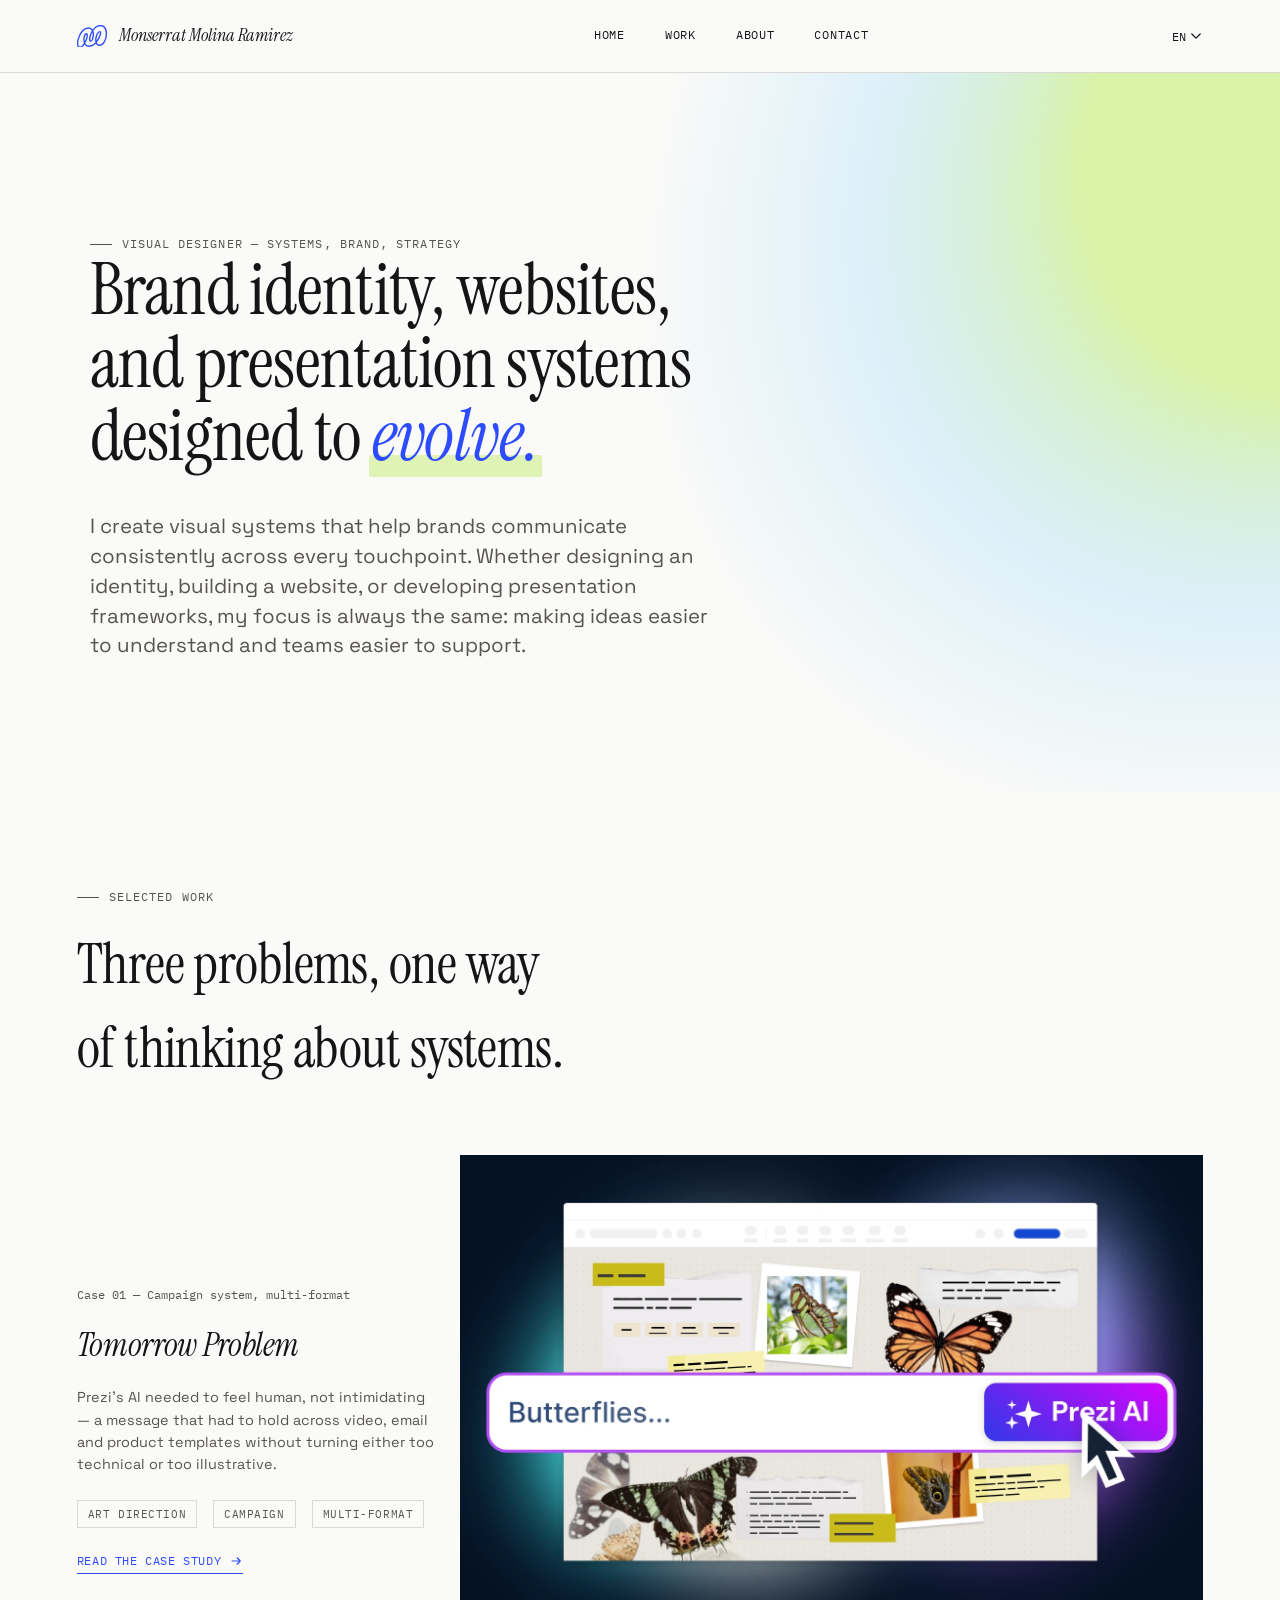
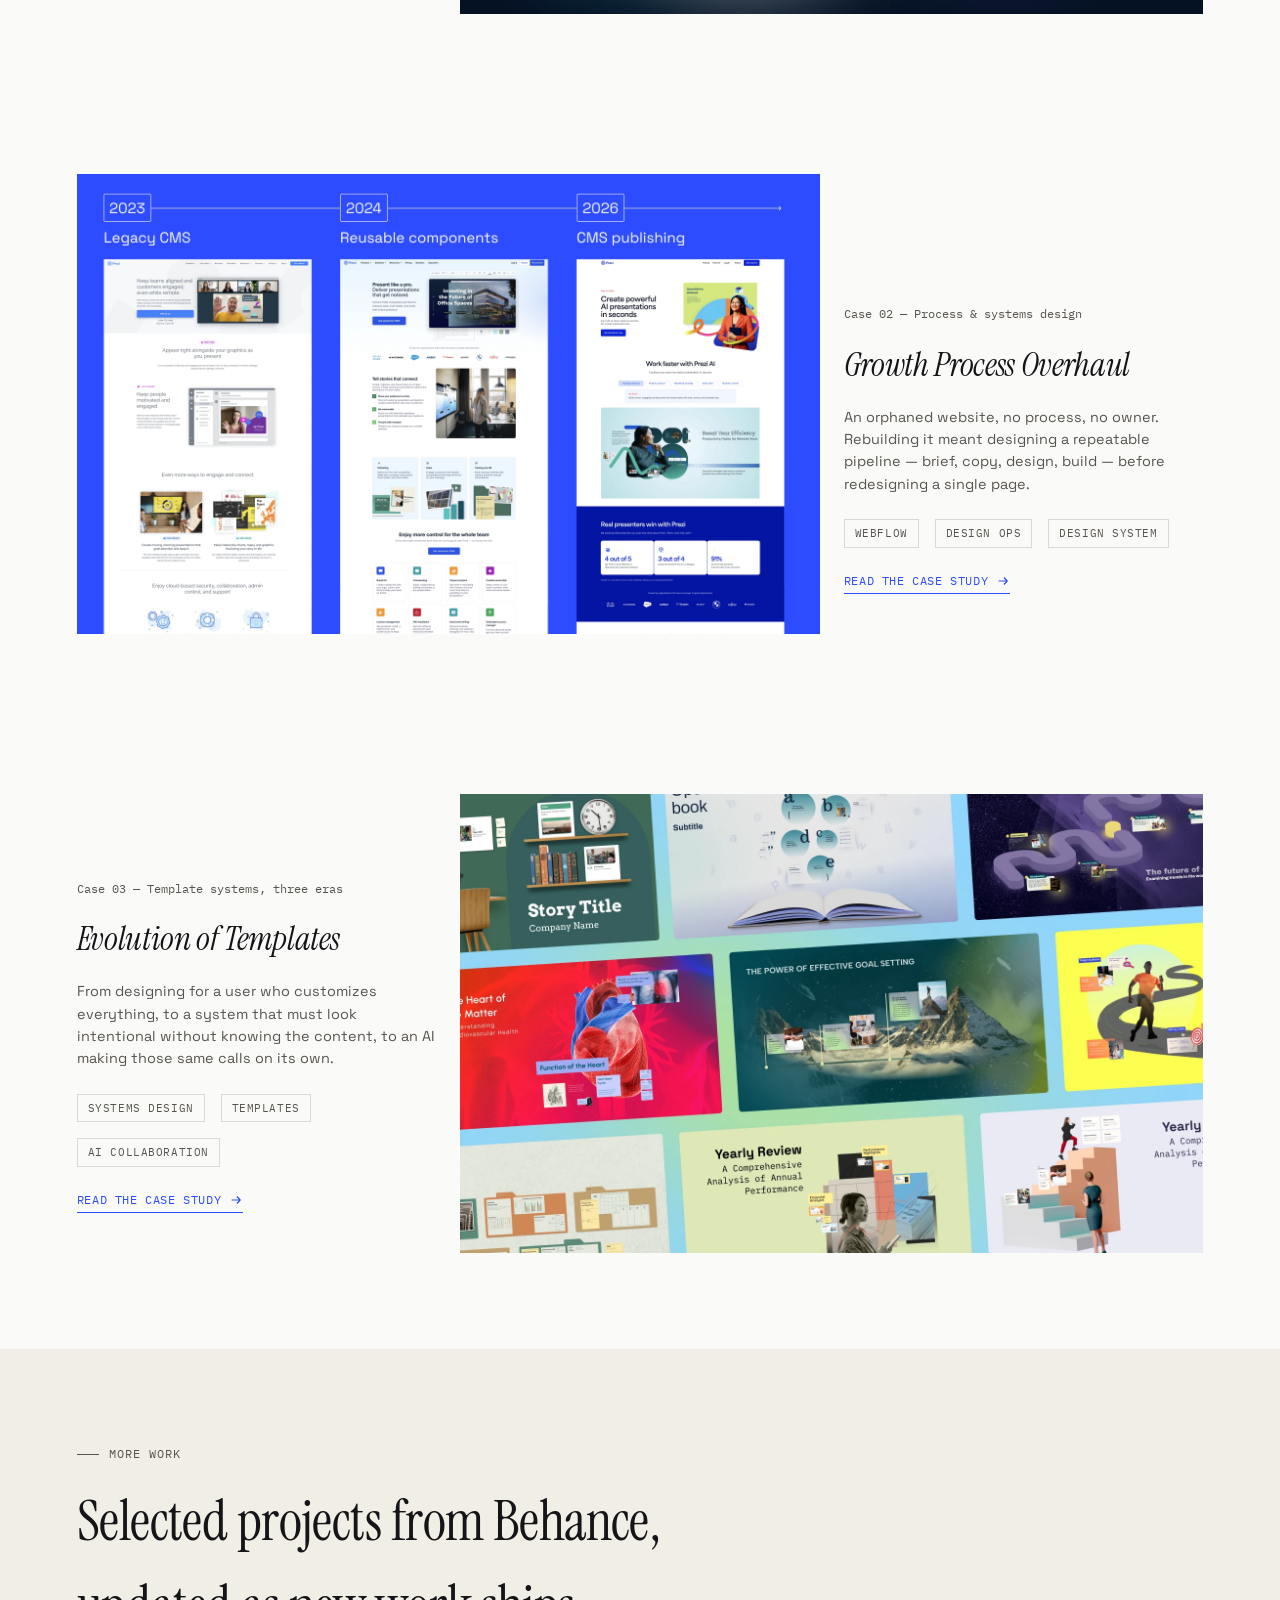
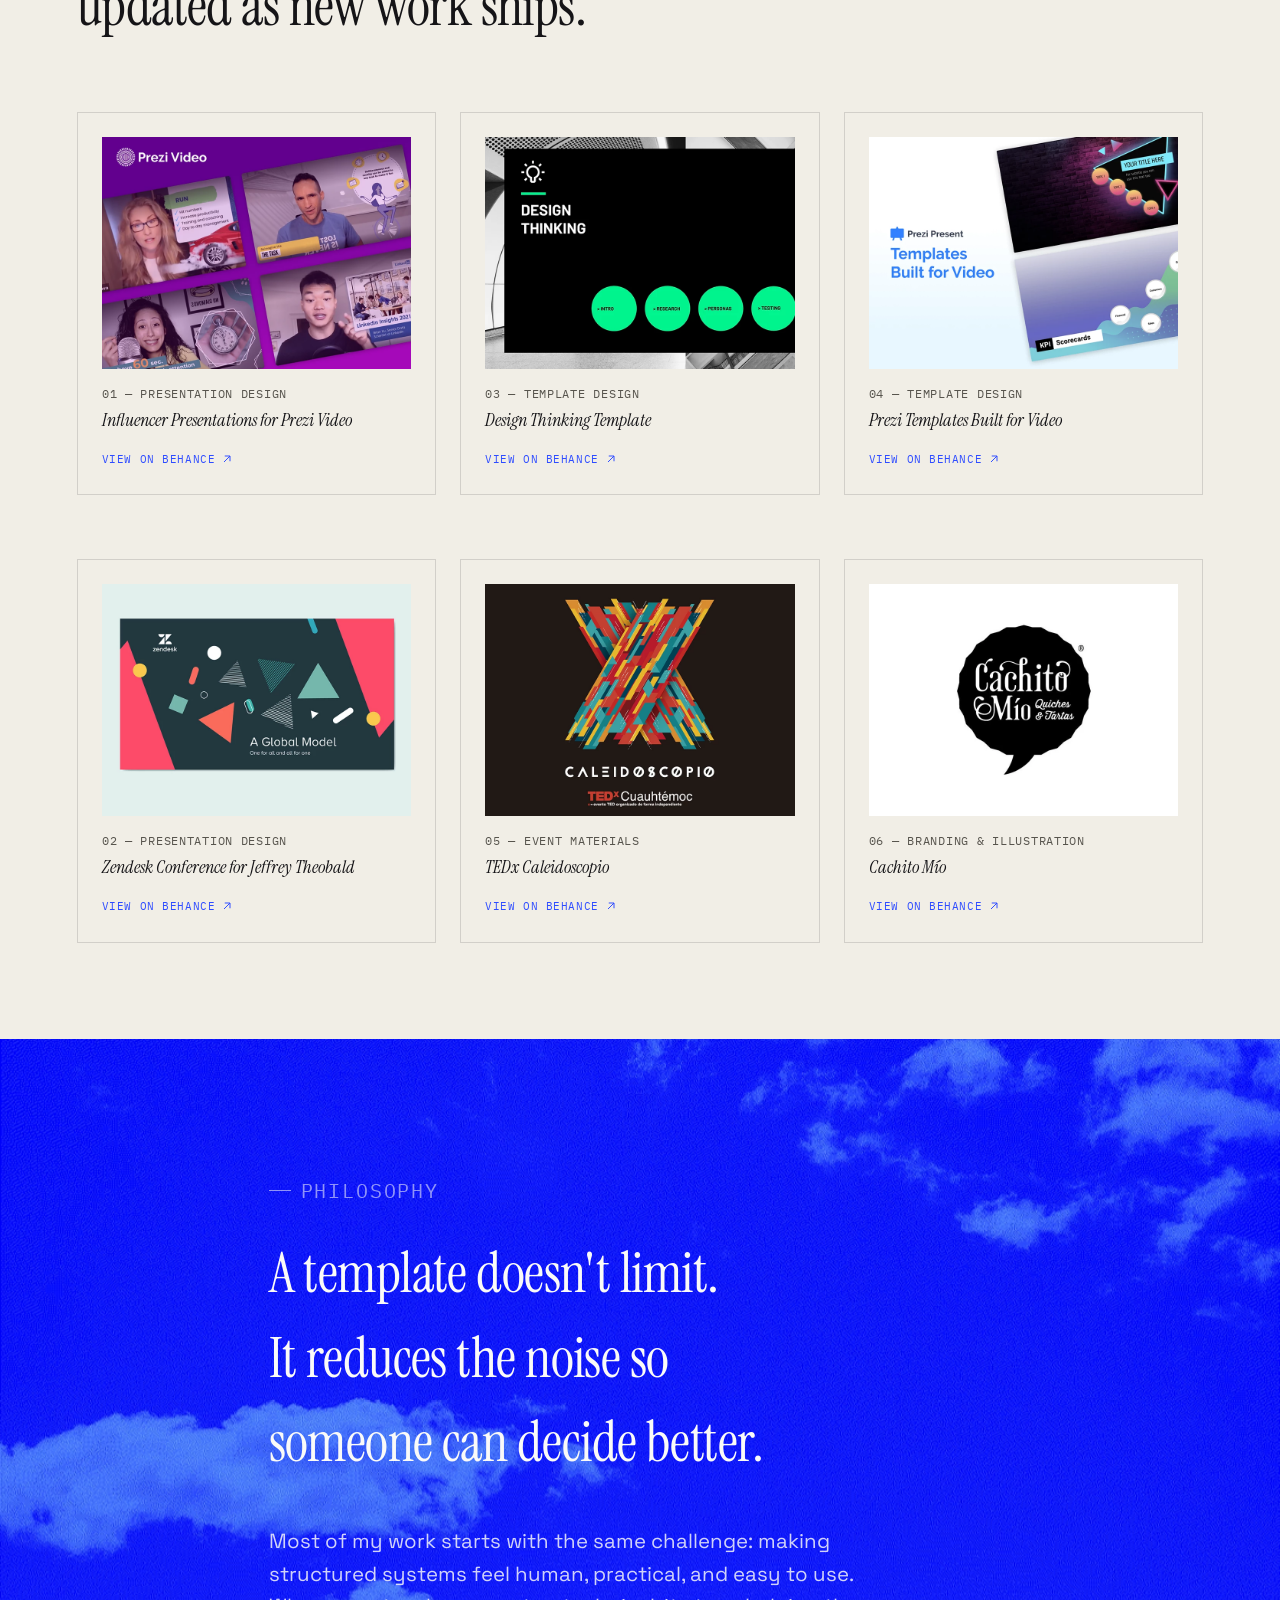
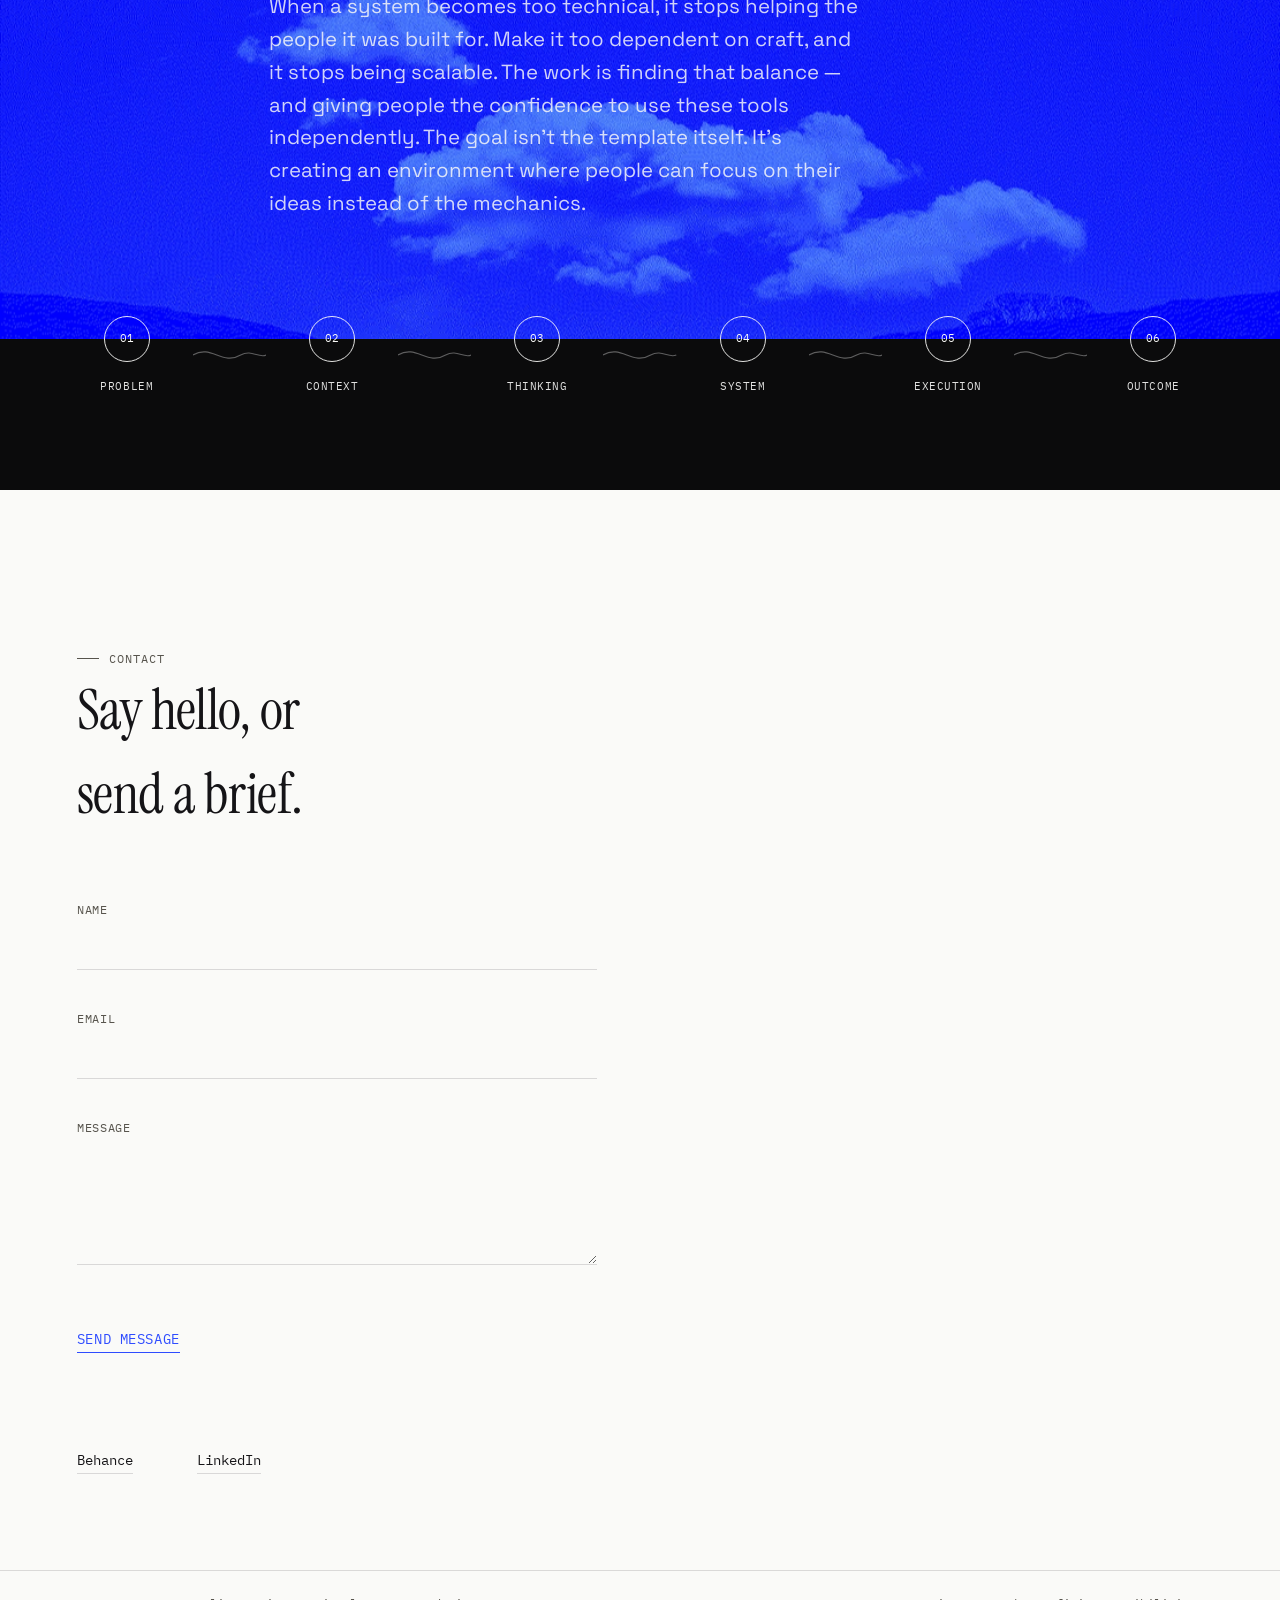
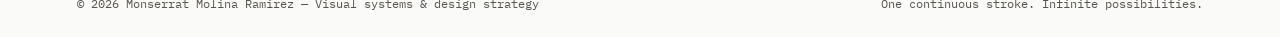
<file: index.html>
<!DOCTYPE html>
<html lang="en">
<head>
<meta charset="UTF-8">
<meta name="viewport" content="width=device-width, initial-scale=1.0">
<meta name="theme-color" content="#2E4CFF">
<title>Monserrat Molina Ramirez — Visual Designer & Brand Systems</title>
<meta name="description" content="Portfolio of Monserrat Molina Ramirez, a visual designer specializing in brand identity, website design, and presentation systems for growing teams.">
<link rel="canonical" href="https://monmolina.com/">
<link rel="alternate" hreflang="en" href="https://monmolina.com/">
<link rel="alternate" hreflang="es" href="https://monmolina.com/es/">
<link rel="alternate" hreflang="x-default" href="https://monmolina.com/">
<meta property="og:type" content="website">
<meta property="og:site_name" content="Monserrat Molina Ramirez">
<meta property="og:locale" content="en_US">
<meta property="og:locale:alternate" content="es_MX">
<meta property="og:title" content="Monserrat Molina Ramirez — Visual Designer & Brand Systems">
<meta property="og:description" content="Portfolio of Monserrat Molina Ramirez, a visual designer specializing in brand identity, website design, and presentation systems for growing teams.">
<meta property="og:image" content="https://monmolina.com/assets/images/Open%20Graph.png">
<meta property="og:image:width" content="1200">
<meta property="og:image:height" content="630">
<meta property="og:image:alt" content="Monserrat Molina Ramirez — Visual Designer & Brand Systems">
<meta property="og:url" content="https://monmolina.com/">
<meta name="twitter:card" content="summary_large_image">
<meta name="twitter:title" content="Monserrat Molina Ramirez — Visual Designer & Brand Systems">
<meta name="twitter:description" content="Portfolio of Monserrat Molina Ramirez, a visual designer specializing in brand identity, website design, and presentation systems for growing teams.">
<meta name="twitter:image" content="https://monmolina.com/assets/images/Open%20Graph.png">
<link rel="icon" href="/favicon.ico" sizes="any">
<link rel="icon" type="image/svg+xml" href="assets/favicons/favicon_light.svg">
<link rel="icon" type="image/svg+xml" href="assets/favicons/favicon_light.svg" media="(prefers-color-scheme: light)">
<link rel="icon" type="image/svg+xml" href="assets/favicons/favicon_dark.svg" media="(prefers-color-scheme: dark)">
<link rel="icon" type="image/png" sizes="32x32" href="assets/favicons/favicon-32x32.png">
<link rel="icon" type="image/png" sizes="16x16" href="assets/favicons/favicon-16x16.png">
<link rel="apple-touch-icon" sizes="180x180" href="assets/favicons/apple-touch-icon.png">
<link rel="manifest" href="/site.webmanifest">
<link rel="preconnect" href="https://fonts.googleapis.com">
<link rel="preconnect" href="https://fonts.gstatic.com" crossorigin>
<link href="https://fonts.googleapis.com/css2?family=Instrument+Serif:ital@0;1&family=Space+Grotesk:wght@300..700&family=IBM+Plex+Mono:ital,wght@0,400;0,500;1,400&display=swap" rel="stylesheet">
<style>
/* ============ TOKENS ============ */
:root{
  --paper: #FAFAF8;
  --paper-shade: #F1EEE6;
  --ink: #151417;
  --ink-soft: #57544D;
  --blue: #2E4CFF;
  --blue-deep: #1A2FBF;
  --black: #0B0B0C;
  --sky: #90D5FB;
  --lime: #C3EE71;
  --coral: #FF6A5B;
  --mustard: #FFD53B;
  --sage: #779861;
  --purple: #A450EE;
  --cream: #F5F0DE;
  --line: rgba(21,20,23,0.14);
  --line-soft: rgba(21,20,23,0.08);
  --on-dark: rgba(250,250,248,0.86);
  --on-dark-soft: rgba(250,250,248,0.55);

  --s1: 8px; --s2: 16px; --s3: 24px; --s4: 40px; --s5: 64px; --s6: 96px; --s7: 160px;

  --margin: clamp(24px, 6vw, 120px);
  --gutter: 24px;
  --maxw: 1440px;

  --serif: 'Instrument Serif', Georgia, serif;
  --sans: 'Space Grotesk', -apple-system, BlinkMacSystemFont, sans-serif;
  --mono: 'IBM Plex Mono', ui-monospace, monospace;

  --fs-hero: clamp(2.9rem, 6.6vw, 6.4rem);
  --fs-h1: clamp(2.2rem, 4.4vw, 3.6rem);
  --fs-h2: clamp(1.5rem, 2.6vw, 2.15rem);
  --fs-lead: clamp(1.15rem, 1.6vw, 1.5rem);
  --fs-body: 1.0625rem;
  --fs-small: 0.9rem;
  --fs-cap: 0.75rem;

  --ease: cubic-bezier(.22,.61,.16,1);
}

@media (prefers-reduced-motion: reduce){
  *{ animation-duration: 0.001ms !important; animation-iteration-count: 1 !important; transition-duration: 0.001ms !important; scroll-behavior: auto !important; }
}

*{ box-sizing: border-box; margin:0; padding:0; }
html{ scroll-behavior: smooth; }
body{
  background: var(--paper);
  color: var(--ink);
  font-family: var(--sans);
  font-size: var(--fs-body);
  line-height: 1.5;
  -webkit-font-smoothing: antialiased;
  overflow-x: hidden;
}
img,svg{ display:block; max-width:100%; }
a{ color: inherit; text-decoration: none; }
p{ text-wrap: pretty; }
.container{ max-width: var(--maxw); margin: 0 auto; padding-inline: var(--margin); }
.grid{ display:grid; grid-template-columns: repeat(12, 1fr); column-gap: var(--gutter); }

@media (max-width: 1024px){ .grid{ grid-template-columns: repeat(8, 1fr); } }
@media (max-width: 640px){ .grid{ grid-template-columns: repeat(4, 1fr); } }

section{ position: relative; }

/* ============ TYPE HELPERS ============ */
.eyebrow{
  font-family: var(--mono); font-size: var(--fs-cap); letter-spacing: 0.09em; text-transform: uppercase;
  color: var(--ink-soft); display:flex; align-items:center; gap: 10px;
}
.eyebrow::before{ content:''; width: 22px; height: 1px; background: var(--ink-soft); display:inline-block; }
.eyebrow.on-dark{ color: var(--on-dark-soft); }
.eyebrow.on-dark::before{ background: var(--on-dark-soft); }
h1,h2,h3{ font-family: var(--serif); font-weight: 400; letter-spacing: -0.01em; text-wrap: balance; }
.lead{ font-size: var(--fs-lead); line-height: 1.45; color: var(--ink-soft); font-weight: 400; }
.rule{ height:1px; background: var(--line); border:none; width:100%; }
.mono-cap{ font-family: var(--mono); font-size: var(--fs-cap); letter-spacing: 0.06em; text-transform: uppercase; color: var(--ink-soft); }

/* ============ REVEAL ============ */
[data-reveal]{ opacity: 0; transform: translateY(22px); transition: opacity 0.9s var(--ease), transform 0.9s var(--ease); }
[data-reveal].in-view{ opacity: 1; transform: translateY(0); }
[data-reveal="fade"]{ transform: none; }

/* ============ NAV ============ */
.nav{ position: fixed; top:0; left:0; right:0; z-index: 100; background: var(--paper); border-bottom: 1px solid var(--line); transition: transform 0.5s var(--ease); }
.nav.hide{ transform: translateY(-100%); }
.nav-inner{ max-width: var(--maxw); margin: 0 auto; padding-inline: var(--margin); height: 72px; display:flex; align-items:center; justify-content: space-between; }
.brand{ display:flex; align-items:center; gap: 12px; }
.brand .mark{ width: 30px; height: auto; }
.brand .mark path{ stroke: var(--blue); }
.wordmark{ font-family: var(--serif); font-style: italic; font-size: 1.15rem; }
.nav-links{ display:flex; gap: var(--s4); font-family: var(--mono); font-size: var(--fs-cap); letter-spacing: 0.06em; text-transform: uppercase; }
.nav-links a{ position:relative; padding-bottom: 2px; }
.nav-links a::after{ content:''; position:absolute; left:0; bottom:-2px; width:0; height:1px; background: var(--coral); transition: width 0.35s var(--ease); }
.nav-links a:hover::after{ width:100%; }
.nav-links a:hover{ color: var(--coral); }

.nav-controls{ display:flex; align-items:center; gap: var(--s3); }
.lang-switch{ position:relative; }
.lang-btn{ display:flex; align-items:center; gap:4px; font-family: var(--mono); font-size: var(--fs-cap); letter-spacing:0.06em; text-transform:uppercase; background:none; border:none; cursor:pointer; color:var(--ink); padding:4px 2px; }
.lang-btn:hover{ color:var(--blue); }
.lang-chevron{ transition: transform 0.25s var(--ease); }
.lang-switch.open .lang-chevron{ transform: rotate(180deg); }
.lang-menu{ position:absolute; top: calc(100% + 10px); right:0; background:var(--paper); border:1px solid var(--line); min-width:130px; list-style:none; box-shadow: 0 8px 24px rgba(21,20,23,0.12); opacity:0; visibility:hidden; transform: translateY(-6px); transition: opacity 0.2s var(--ease), transform 0.2s var(--ease), visibility 0.2s; z-index:110; }
.lang-switch.open .lang-menu{ opacity:1; visibility:visible; transform:translateY(0); }
.lang-menu li{ font-family: var(--mono); font-size: var(--fs-cap); letter-spacing:0.06em; text-transform:uppercase; padding:10px 14px; cursor:pointer; }
.lang-menu li:hover{ background: var(--paper-shade); color:var(--blue); }
.lang-menu li[aria-selected="true"]{ color: var(--blue); }

.menu-toggle{ display:none; flex-direction:column; justify-content:center; gap:5px; width:32px; height:32px; background:none; border:none; cursor:pointer; padding:0; flex-shrink:0; }
.menu-toggle span{ display:block; width:100%; height:1.5px; background:var(--ink); transition: transform 0.3s var(--ease), opacity 0.3s var(--ease); }
.menu-toggle.open span:nth-child(1){ transform: translateY(6.5px) rotate(45deg); }
.menu-toggle.open span:nth-child(2){ opacity:0; }
.menu-toggle.open span:nth-child(3){ transform: translateY(-6.5px) rotate(-45deg); }

@media (max-width: 640px){
  .menu-toggle{ display:flex; }
  .nav-links{
    display:flex; position:absolute; top:100%; left:0; right:0; flex-direction:column; gap:0;
    background:var(--paper); border-bottom:1px solid var(--line);
    max-height:0; overflow:hidden; opacity:0; pointer-events:none;
    transition: max-height 0.35s var(--ease), opacity 0.25s var(--ease);
  }
  .nav-links.open{ max-height: 320px; opacity:1; pointer-events:auto; }
  .nav-links a{ padding: var(--s3) var(--margin); border-top:1px solid var(--line); }
  .nav-links a:first-child{ border-top:none; }
}

/* ============ FOLIO ============ */

/* ============ LINE MOTIF / DIVIDERS ============ */
.stroke-divider{ width:100%; display:flex; justify-content:center; padding: var(--s5) 0; }
.stroke-divider svg{ width: min(300px, 55%); height:auto; }
.stroke-divider path{ stroke: var(--ink); opacity: 0.28; }
.stroke-divider.blue path{ stroke: var(--blue); opacity: 0.6; }
.stroke-divider.flip svg{ transform: scaleY(-1) rotate(2deg); }

/* ============ POSTER BLOCKS (signature richness) ============ */
.poster-row{ display:grid; grid-template-columns: 1.1fr 0.9fr 1fr; gap: 1px; background: var(--ink); }
.poster{ position:relative; aspect-ratio: 4/5; overflow:hidden; display:flex; flex-direction:column; justify-content:flex-end; padding: var(--s4); }
.poster svg{ position:absolute; inset:0; width:100%; height:100%; }
.poster .p-label{ position:relative; z-index:2; font-family: var(--mono); font-size: var(--fs-cap); letter-spacing:0.06em; text-transform:uppercase; }
.poster-blue{ background: var(--blue); color: var(--cream); }
.poster-black{ background: var(--black); color: var(--on-dark); }
.poster-sky{ background: var(--sky); color: var(--black); }
.poster-cream{ background: var(--cream); color: var(--ink); }
.poster-stack{ position:relative; z-index:2; font-family: var(--serif); font-style: italic; font-size: clamp(2.2rem, 4vw, 3.6rem); line-height: 0.92; }
@media (max-width: 900px){ .poster-row{ grid-template-columns: 1fr; } .poster{ aspect-ratio: 16/10; } }

/* ============ SECTION HEADS ============ */
.section-head{ grid-column: 1 / 13; margin-bottom: var(--s5); }
.section-head h2{ font-size: var(--fs-h1); margin-top: var(--s2); max-width: 18ch; }
.more-work-head h2{ max-width: 38ch; }
.work-head h2{ max-width: 24ch; }
@media (max-width: 640px){ .section-head{ grid-column: 1 / 5; } }

/* ============ WORK ============ */
.work{ padding-block: var(--s6); }
.project{ grid-column: 1 / 13; margin-bottom: var(--s7); }
.project:last-child{ margin-bottom: 0; }
.project-row{ grid-column: 1 / 13; display:grid; grid-template-columns: repeat(12, 1fr); column-gap: var(--gutter); align-items: end; }
.project-visual{ grid-column: 1 / 9; aspect-ratio: 760/470; position:relative; overflow:hidden; }
.project-visual.growth-visual{ aspect-ratio: 1560/1720; }
@media (min-width: 641px){ .project-visual.growth-visual{ aspect-ratio: 760/470; } }
.project.alt .project-visual{ grid-column: 5 / 13; order:2; }
.project-visual svg, .project-visual img{ width:100%; height:100%; object-fit:cover; }
.project-text{ grid-column: 9 / 13; padding-bottom: var(--s4); }
.project.alt .project-text{ grid-column: 1 / 5; order:1; align-self:end; }
.project-text .num{ font-family: var(--mono); font-size: var(--fs-cap); color: var(--ink-soft); }
.project-text h3{ font-size: var(--fs-h2); margin-top: var(--s2); font-style: italic; }
.project-text p{ margin-top: var(--s2); color: var(--ink-soft); font-size: var(--fs-small); line-height:1.55; }
.tags{ margin-top: var(--s3); display:flex; gap: var(--s2); flex-wrap:wrap; }
.tags span{ font-family: var(--mono); font-size: 0.7rem; letter-spacing: 0.05em; text-transform: uppercase; border: 1px solid var(--line); padding: 5px 10px; color: var(--ink-soft); }
.view-case{ display:inline-flex; align-items:center; gap: 8px; margin-top: var(--s3); font-family: var(--mono); font-size: var(--fs-cap); letter-spacing:0.05em; text-transform:uppercase; color: var(--blue); border-bottom: 1px solid var(--blue); padding-bottom: 3px; width: fit-content; }
.view-case:hover{ color: var(--coral); border-color: var(--coral); }
.view-case svg{ width: 14px; height:14px; }

@media (max-width: 1024px){
  .project-visual, .project.alt .project-visual{ grid-column: 1 / 9; order:1; }
  .project-text, .project.alt .project-text{ grid-column: 1 / 9; order:2; margin-top: var(--s3); }
}
@media (max-width: 640px){
  .project-row{ grid-template-columns: repeat(4,1fr); }
  .project-visual, .project.alt .project-visual, .project-text, .project.alt .project-text{ grid-column: 1 / 5; }
}

/* ============ PHILOSOPHY ============ */
.philosophy{ position:relative; background: var(--black); color: var(--paper); }
.philosophy-sticky-frame{ position:sticky; top:0; height:100vh; overflow:hidden; z-index:0; }
.philosophy-bg{ position:absolute; inset:0; overflow:hidden; }
.philosophy-bg img{ position:absolute; top:-25%; left:0; width:100%; height:150%; object-fit:cover; display:block; will-change:transform; }
.philosophy-content{ position:relative; z-index:1; margin-top: -100vh; min-height:100vh; display:flex; align-items:center; }
.philosophy-content .container{ width:100%; padding-block: var(--s6); }
.philosophy .grid{ align-items:start; }
.philosophy-text{ grid-column: 3 / 10; }
.philosophy h2{ font-size: var(--fs-h1); margin-top: var(--s3); }
.philosophy p{ margin-top: var(--s4); font-size: var(--fs-lead); line-height: 1.6; color: rgba(250,250,248,0.82); max-width: 46ch; }
@media (max-width: 1024px){ .philosophy-text{ grid-column: 1 / 9; } }
@media (max-width: 640px){ .philosophy-text{ grid-column: 1 / 5; } }
@media (max-width: 1024px){
  .philosophy-sticky-frame{ position:static; height:60vh; }
  .philosophy-content{ margin-top:-60vh; min-height:60vh; }
}

.flow{ grid-column: 1 / 13; margin-top: var(--s6); display:flex; align-items:center; justify-content: space-between; gap: var(--s2); flex-wrap: wrap; }
.flow-step{ display:flex; flex-direction:column; align-items:center; gap: var(--s2); text-align:center; width: 100px; }
.flow-step .dot{ width: 46px; height:46px; border-radius:50%; border: 1px solid rgba(250,250,248,0.9); display:flex; align-items:center; justify-content:center; font-family: var(--mono); font-size: 0.7rem; }
.flow-step .label{ font-family: var(--mono); font-size: 0.68rem; letter-spacing:0.05em; text-transform:uppercase; color: rgba(250,250,248,0.9); }
.flow-connector{ flex:1; min-width: 30px; height: 30px; }
.flow-connector path{ stroke: rgba(250,250,248,0.35); fill:none; stroke-width:1.5; }
@media (max-width: 1061px){
  .flow{ display:grid; grid-template-columns: repeat(3, 1fr); row-gap: var(--s5); column-gap: var(--s3); justify-items:center; }
  .flow-connector{ display:none; }
  .flow-step{ width:auto; }
}
@media (max-width: 640px){
  .flow{ grid-template-columns: repeat(2, 1fr); }
}

/* ============ EXPERIMENTS ============ */
.more-work{ padding-block: var(--s6); background: var(--paper-shade); }
.work-grid{ grid-column: 1/13; display:grid; grid-template-columns: repeat(3, 1fr); column-gap: var(--gutter); row-gap: var(--s5); }
.work-card{ display:block; border: 1px solid var(--line); padding: var(--s3); transition: border-color 0.3s var(--ease); }
a.work-card:hover{ border-color: var(--blue); }
.work-thumb{ aspect-ratio: 4/3; margin-bottom: var(--s2); overflow:hidden; background: #E4E0D4; }
.work-thumb img{ width:100%; height:100%; object-fit:cover; display:block; }
.work-thumb-placeholder{ display:flex; align-items:center; justify-content:center; font-family: var(--mono); font-size: 0.7rem; letter-spacing:0.05em; color:#9A9484; }
.work-card h4{ font-family: var(--serif); font-style: italic; font-size: 1.15rem; font-weight:400; margin-top: 4px; }
.behance-link{ display:inline-flex; align-items:center; gap:6px; margin-top: var(--s2); font-family: var(--mono); font-size: 0.7rem; letter-spacing:0.05em; text-transform:uppercase; color: var(--blue); }
.behance-link svg{ width:12px; height:12px; }
@media (max-width: 1024px){ .work-grid{ grid-template-columns: repeat(2,1fr); } }
@media (max-width: 640px){ .work-grid{ grid-template-columns: repeat(1,1fr); } }

/* ============ NOTES ============ */
.notes{ padding-block: var(--s6); }
.note{ grid-column: 1/13; display:grid; grid-template-columns: repeat(12,1fr); column-gap: var(--gutter); padding-block: var(--s4); border-top: 1px solid var(--line); }
.notes-list .note:last-child{ border-bottom: 1px solid var(--line); }
.note .date{ grid-column: 1/3; font-family: var(--mono); font-size: var(--fs-cap); color: var(--ink-soft); padding-top: 4px; }
.note .title{ grid-column: 3/9; font-family: var(--serif); font-style: italic; font-size: 1.5rem; }
.note .excerpt{ grid-column: 9/13; font-size: var(--fs-small); color: var(--ink-soft); line-height:1.55; }
@media (max-width: 1024px){ .note{ grid-template-columns: repeat(8,1fr); row-gap: var(--s2); } .note .date{ grid-column: 1/4; } .note .title{ grid-column: 1/9; } .note .excerpt{ grid-column: 1/9; } }
@media (max-width: 640px){ .note{ grid-template-columns: repeat(4,1fr); } .note .date, .note .title, .note .excerpt{ grid-column: 1/5; } }

.reading{ grid-column: 1/13; margin-top: var(--s5); }
.reading-list{ display:flex; flex-wrap:wrap; gap: var(--s2) var(--s5); margin-top: var(--s3); }
.reading-list li{ list-style:none; font-family: var(--mono); font-size: var(--fs-small); }
.reading-list li span{ display:block; color: var(--ink-soft); font-size: var(--fs-cap); margin-top: 2px; }

/* ============ CONTACT ============ */
.contact{ padding-block: var(--s7) var(--s6); }
.contact-inner{ grid-column: 1/13; text-align:left; }
.contact h2{ font-size: var(--fs-h1); max-width: 13ch; }
.contact-links{ margin-top: var(--s6); display:flex; gap: var(--s5); flex-wrap:wrap; font-family: var(--mono); font-size: var(--fs-small); }
.contact-links a{ border-bottom: 1px solid var(--line); padding-bottom: 2px; }
.contact-links a:hover{ color: var(--blue); border-color: var(--blue); }
.contact-form{ margin-top: var(--s5); max-width: 520px; }
.hp-field{ position:absolute; left:-9999px; }
.form-row{ margin-top: var(--s4); display:flex; flex-direction:column; gap: 8px; }
.form-row:first-child{ margin-top:0; }
.form-row label{ font-family: var(--mono); font-size: var(--fs-cap); letter-spacing: 0.06em; text-transform: uppercase; color: var(--ink-soft); }
.form-row input, .form-row textarea{
  font-family: var(--sans); font-size: var(--fs-body); color: var(--ink);
  background: transparent; border: none; border-bottom: 1.5px solid var(--line);
  padding: 10px 2px; transition: border-color 0.3s ease; resize: vertical;
}
.form-row input:focus, .form-row textarea:focus{ outline: none; border-color: var(--blue); }
.form-row textarea{ min-height: 120px; }
.form-submit{
  margin-top: var(--s5); position:relative; display:inline-flex; align-items:center; gap:8px;
  font-family: var(--mono); font-size: var(--fs-small); letter-spacing: 0.04em; text-transform: uppercase;
  background:none; border:none; cursor:pointer; color: var(--blue); padding-bottom: 4px;
  border-bottom: 1px solid var(--blue); transition: color 0.3s ease, border-color 0.3s ease;
}
.form-submit:hover{ color: var(--coral); border-color: var(--coral); }
.form-submit:disabled{ opacity: 0.5; cursor: default; }
.form-status{ margin-top: var(--s4); font-family: var(--mono); font-size: var(--fs-small); color: var(--ink-soft); }
.form-status.is-error{ color: var(--coral); }

footer{ border-top: 1px solid var(--line); padding-block: var(--s3); }
.footer-inner{ display:flex; justify-content: space-between; flex-wrap:wrap; gap: var(--s2); font-family: var(--mono); font-size: var(--fs-cap); color: var(--ink-soft); }

:focus-visible{ outline: 2px solid var(--blue); outline-offset: 3px; }

/* ============ CASE STUDY PAGES ============ */
.cs-hero{ padding-top: calc(72px + var(--s5)); padding-bottom: var(--s5); position:relative; overflow:hidden; }
.cs-hero.on-blue{ background: var(--blue); color: var(--cream); }
.cs-hero.on-black{ background: var(--black); color: var(--on-dark); }
.cs-hero.on-sky{ background: var(--sky); color: var(--black); }
.cs-hero-bg{ position:absolute; inset:0; opacity:0.35; z-index:0; }
.cs-hero-inner{ position:relative; z-index:1; }
.back-link{ font-family: var(--mono); font-size: var(--fs-cap); letter-spacing:0.06em; text-transform:uppercase; display:inline-flex; align-items:center; gap:8px; opacity:0.8; }
.back-link:hover{ opacity:1; }
.cs-hero h1{ font-size: clamp(2.6rem, 5.6vw, 5.2rem); margin-top: var(--s3); max-width: 16ch; line-height:1.03; }
.cs-hero .cs-sub{ margin-top: var(--s3); font-size: var(--fs-lead); max-width: 46ch; opacity:0.85; }
.cs-meta-row{ margin-top: var(--s6); display:flex; flex-wrap:wrap; gap: var(--s5); font-family: var(--mono); font-size: var(--fs-cap); }
.cs-meta-row .m{ opacity:0.65; display:block; margin-bottom:4px; }

.cs-section{ padding-block: var(--s6); }
.cs-section.shade{ background: var(--paper-shade); }
.cs-label{ grid-column: 1/3; }
.cs-label .n{ font-family: var(--mono); font-size: var(--fs-cap); color: var(--ink-soft); }
.cs-label h3{ font-size: 1.6rem; font-style: italic; margin-top: var(--s2); }
.cs-body{ grid-column: 4/11; }
.cs-body p{ font-size: var(--fs-body); line-height: 1.7; color: var(--ink-soft); margin-bottom: var(--s3); max-width: 66ch; }
.cs-body p:last-child{ margin-bottom:0; }
.cs-body ul{ margin-top: var(--s3); padding-left: 1.1em; }
.cs-body li{ color: var(--ink-soft); line-height:1.6; margin-bottom: var(--s2); max-width: 62ch; }
.cs-body li b{ color: var(--ink); font-weight: 500; }
.cs-body blockquote{ font-family: var(--serif); font-style: italic; font-size: clamp(1.35rem,2vw,1.8rem); color: var(--blue); margin-block: var(--s4); max-width: 24ch; line-height:1.35; }
@media (max-width: 1024px){ .cs-label{ grid-column: 1/9; margin-bottom: var(--s2);} .cs-body{ grid-column: 1/9; } }
@media (max-width: 640px){ .cs-label{ grid-column: 1/5; } .cs-body{ grid-column: 1/5; } }

.cs-gallery{ grid-column: 1/13; display:grid; grid-template-columns: repeat(12,1fr); gap: var(--gutter); margin-top: var(--s5); }
.cs-gallery .g1{ grid-column: 1/8; aspect-ratio: 16/10; }
.cs-gallery .g2{ grid-column: 8/13; aspect-ratio: 3/4; transform: translateY(var(--s4)); }
.cs-gallery .g3{ grid-column: 1/6; aspect-ratio: 4/3; }
.cs-gallery .g4{ grid-column: 6/13; aspect-ratio: 16/9; }
.cs-gallery svg{ width:100%; height:100%; }
.cs-gallery figure{ overflow:hidden; position:relative; background: var(--paper-shade); }
.cs-gallery figcaption{ position:absolute; left:12px; bottom:12px; z-index:2; font-family: var(--mono); font-size: 0.68rem; letter-spacing:0.04em; text-transform:uppercase; background: var(--paper); padding: 4px 8px; }
@media (max-width: 1024px){ .cs-gallery .g1,.g2,.g3,.g4{ grid-column: 1/9; transform:none; } }
@media (max-width: 640px){ .cs-gallery .g1,.g2,.g3,.g4{ grid-column: 1/5; } }

.cs-next{ padding-block: var(--s7) var(--s6); }
.cs-next a{ display:block; }
.cs-next .eyebrow{ margin-bottom: var(--s2); }
.cs-next h2{ font-size: var(--fs-h1); transition: color 0.3s ease; }
.cs-next a:hover h2{ color: var(--blue); }

</style>
<style>
  .hero{ position: relative; padding-top: calc(72px + var(--s6)); padding-bottom: var(--s5); min-height: 88vh; display:flex; flex-direction:column; justify-content:center; overflow: hidden; }
  .hero-gradient-bg{
    position:absolute; inset:0; z-index:0; pointer-events:none;
    background-image: url("data:image/svg+xml;utf8,<svg viewBox='0 0 1440 706' xmlns='http://www.w3.org/2000/svg' preserveAspectRatio='none'><rect x='0' y='0' height='100%25' width='100%25' fill='url(%23grad)' opacity='0.6'/><defs><radialGradient id='grad' gradientUnits='userSpaceOnUse' cx='0' cy='0' r='10' gradientTransform='matrix(-82.05 35.15 -24.395 -56.946 1558.5 86)'><stop stop-color='rgba(195,238,113,1)' offset='0.39617'/><stop stop-color='rgba(170,226,182,0.725)' offset='0.54133'/><stop stop-color='rgba(144,213,251,0.45)' offset='0.68649'/><stop stop-color='rgba(144,213,251,0)' offset='0.98'/></radialGradient></defs></svg>");
    background-size: 100% 100%; background-repeat: no-repeat;
  }
  .hero-line{ position: absolute; top: 8%; right: -2%; width: min(32vw, 430px); opacity: 0.9; z-index: 0; }
  .hero-line path{ fill:none; }
  .hero-line path.hero-loop-path.looping{ animation: hero-loop-draw 5s ease-in-out infinite alternate; animation-play-state: paused; }
  .hero-line path.hero-loop-path.looping.in-view{ animation-play-state: running; }
  @keyframes hero-loop-draw{ from{ stroke-dashoffset: var(--hlen); } to{ stroke-dashoffset: 0; } }
  .hero-content{ position: relative; z-index: 1; grid-column: 1 / 9; }
  @media (max-width: 1024px){ .hero-content{ grid-column: 1 / 9; } .hero-line{ opacity: 0.45; top: 42%; width: min(50vw, 340px); } }
  @media (max-width: 640px){ .hero-content{ grid-column: 1 / 5; } }
  .hero h1{ font-size: clamp(2.6rem, 5.6vw, 5.6rem); line-height: 1.02; max-width: 22ch; }
  .hero h1 em{ font-style: italic; color: var(--blue); position: relative; }
  .hero h1 em::after{
    content:''; position:absolute; left:-3px; right:-3px; bottom:0.08em; height:0.3em;
    background: var(--lime); opacity:0.5; z-index:-1; border-radius:2px;
    transform: scaleX(0); transform-origin: left;
  }
  .hero h1 em.hl-in::after{ animation: hl-sweep 0.9s cubic-bezier(.22,.61,.16,1) forwards; }
  @keyframes hl-sweep{ to{ transform: scaleX(1); } }
  .hero .lead{ margin-top: var(--s4); max-width: 48ch; }
  .hero-meta{ margin-top: var(--s6); display:flex; gap: var(--s6); flex-wrap: wrap; }
  .hero-meta .item{ font-family: var(--mono); font-size: var(--fs-cap); color: var(--ink-soft); max-width: 22ch; }
  .hero-meta .item b{ display:block; color: var(--ink); font-size: 1.5rem; font-family: var(--serif); font-style: italic; font-weight: 400; margin-bottom: 4px; }
</style>
<script type="application/ld+json">
{
  "@context": "https://schema.org",
  "@graph": [
    {
      "@type": "Person",
      "@id": "https://monmolina.com/#person",
      "name": "Monserrat Molina Ramirez",
      "url": "https://monmolina.com/",
      "image": "https://monmolina.com/assets/images/me.webp",
      "jobTitle": "Visual Designer",
      "description": "Visual designer specializing in brand identity, website design, and presentation systems.",
      "address": { "@type": "PostalAddress", "addressLocality": "Mexico City", "addressCountry": "MX" },
      "sameAs": [
        "https://www.behance.net/tarresnom",
        "https://www.linkedin.com/in/monserrat-molina-ramirez/"
      ]
    },
    {
      "@type": "WebSite",
      "@id": "https://monmolina.com/#website",
      "name": "Monserrat Molina Ramirez — Portfolio",
      "url": "https://monmolina.com/",
      "inLanguage": ["en", "es"],
      "publisher": { "@id": "https://monmolina.com/#person" }
    }
  ]
}
</script>
</head>
<body>

<nav class="nav" id="nav">
  <div class="nav-inner">
    <a href="#top" class="brand">
      <svg class="mark" viewBox="0 0 305 232" fill="none" xmlns="http://www.w3.org/2000/svg" aria-hidden="true">
        <path d="M117.015 30.9328C143.392 30.9328 166.567 56.3497 166.567 87.5243C166.567 118.699 156.979 165.694 138.509 165.694C107.733 165.694 148.581 6 240.89 6C333.199 6 303.392 206.456 230.343 206.456C162.728 206.456 196.298 66.9054 230.343 66.9054C264.387 66.9054 199.627 216.528 123.885 216.528C48.1443 216.528 67.1412 88.4839 93.679 88.4839C129.168 88.4839 73.5357 225.64 28.4596 225.64C-26.7731 225.64 26.379 30.9413 117.015 30.9413V30.9328Z" stroke-width="14" stroke-linecap="round" stroke-linejoin="round"/>
      </svg>
      <span class="wordmark">Monserrat Molina Ramirez</span>
    </a>
    <div class="nav-links" id="navLinks">
      <a href="index.html" data-i18n="nav_home">Home</a>
      <a href="#work" data-i18n="nav_work">Work</a>
      <a href="about.html" data-i18n="nav_about">About</a>
      <a href="#contact" data-i18n="nav_contact">Contact</a>
    </div>
    <div class="nav-controls">
      <div class="lang-switch" id="langSwitch">
        <button type="button" class="lang-btn" id="langBtn" aria-haspopup="listbox" aria-expanded="false">
          <span id="langBtnLabel">EN</span>
          <svg class="lang-chevron" viewBox="0 0 12 8" width="10" height="7" aria-hidden="true"><path d="M1 1L6 6L11 1" stroke="currentColor" stroke-width="1.5" fill="none" stroke-linecap="round" stroke-linejoin="round"/></svg>
        </button>
        <ul class="lang-menu" id="langMenu" role="listbox">
          <li role="option" data-lang="en" data-href="/" aria-selected="true">EN</li>
          <li role="option" data-lang="es" data-href="/es/" aria-selected="false">ES</li>
        </ul>
      </div>
      <button type="button" class="menu-toggle" id="menuToggle" aria-expanded="false" aria-controls="navLinks" aria-label="Menu">
        <span></span><span></span><span></span>
      </button>
    </div>
  </div>
</nav>


<main id="top">

<!-- ============ HERO ============ -->
<section class="hero" id="hero" data-section="hero">
  <div class="hero-gradient-bg" aria-hidden="true"></div>
  <div class="container grid">
    <svg class="hero-line" viewBox="0 0 430 636" xmlns="http://www.w3.org/2000/svg" aria-hidden="true">
      <path class="hero-loop-path" d="M382.204 310.984C416.717 332.164 438.833 367.903 437.183 405.578L437.154 405.604C428.447 604.459 -3.86458 702.392 1.44182 581.206C3.01656 545.243 44.5255 507.958 96.5518 478.814M382.204 310.984C363.705 299.631 341.645 292.461 317.773 291.416C249.361 288.42 145.329 304.938 143.554 345.47C141.724 387.276 276.899 374.712 382.204 310.984ZM382.204 310.984C445.862 272.458 498.605 215.235 503.564 140.021M503.776 136.16C512.645 -66.3914 69.952 -20.2511 62.9331 140.043C60.9799 184.649 87.589 210.398 125.85 222.566M125.85 222.566C214.838 250.865 366.855 205.698 369.143 153.451C371.299 104.219 226.763 142.897 125.85 222.566ZM125.85 222.566C73.6261 263.795 33.085 316.002 30.603 372.683C28.2236 427.025 56.8502 460.459 96.5518 478.814M96.5518 478.814C178.281 516.598 306.944 490.477 308.659 451.289C310.829 401.743 187.589 427.816 96.5518 478.814Z" stroke="#90D5FB" stroke-width="2.78677"/>
    </svg>
    <div class="hero-content">
      <p class="eyebrow" data-i18n="hero_eyebrow">Visual designer — systems, brand, strategy</p>
      <h1 data-i18n="hero_title">Brand identity, websites, and presentation systems designed to <em>evolve.</em></h1>
      <p class="lead" data-i18n="hero_lead">I create visual systems that help brands communicate consistently across every touchpoint. Whether designing an identity, building a website, or developing presentation frameworks, my focus is always the same: making ideas easier to understand and teams easier to support.</p>
    </div>
  </div>
</section>


<!-- ============ WORK ============ -->
<section class="work" id="work" data-section="work">
  <div class="container">
    <div class="grid">
      <div class="section-head work-head" data-reveal>
        <p class="eyebrow" data-i18n="work_eyebrow">Selected work</p>
        <h2 data-i18n="work_title">Three problems, one way of thinking about systems.</h2>
      </div>
    </div>

    <!-- Project 1 -->
    <div class="grid project alt" data-reveal>
      <div class="project-row">
        <div class="project-visual">
          <img src="assets/images/webp/case_study_1.webp" alt="Tomorrow Problem — Prezi AI search bar mockup with butterfly reference photos" loading="lazy">
        </div>
        <div class="project-text">
          <p class="num" data-i18n="p1_num">Case 01 — Campaign system, multi-format</p>
          <h3 data-i18n="p1_title">Tomorrow Problem</h3>
          <p data-i18n="p1_body">Prezi's AI needed to feel human, not intimidating — a message that had to hold across video, email and product templates without turning either too technical or too illustrative.</p>
          <div class="tags"><span data-i18n="p1_tag1">Art direction</span><span data-i18n="p1_tag2">Campaign</span><span data-i18n="p1_tag3">Multi-format</span></div>
          <a class="view-case" href="case-studies/tomorrow-problem.html"><span data-i18n="read_case">Read the case study</span> <svg viewBox="0 0 16 16" fill="none"><path d="M3 8H13M13 8L9 4M13 8L9 12" stroke="currentColor" stroke-width="1.4"/></svg></a>
        </div>
      </div>
    </div>

    <!-- Project 2 -->
    <div class="grid project" data-reveal>
      <div class="project-row">
        <div class="project-visual growth-visual">
          <picture>
            <source media="(max-width: 640px)" srcset="assets/images/webp/case_study_2_mobile.webp">
            <img src="assets/images/webp/case_study_2.webp" data-img-en="assets/images/webp/case_study_2.webp" data-img-es="assets/images/webp/case_study_2_es.webp" alt="Growth Process Overhaul — 2023 to 2026 website evolution timeline" loading="lazy">
          </picture>
        </div>
        <div class="project-text">
          <p class="num" data-i18n="p2_num">Case 02 — Process &amp; systems design</p>
          <h3 data-i18n="p2_title">Growth Process Overhaul</h3>
          <p data-i18n="p2_body">An orphaned website, no process, no owner. Rebuilding it meant designing a repeatable pipeline — brief, copy, design, build — before redesigning a single page.</p>
          <div class="tags"><span data-i18n="p2_tag1">Webflow</span><span data-i18n="p2_tag2">Design ops</span><span data-i18n="p2_tag3">Design system</span></div>
          <a class="view-case" href="case-studies/growth-process.html"><span data-i18n="read_case">Read the case study</span> <svg viewBox="0 0 16 16" fill="none"><path d="M3 8H13M13 8L9 4M13 8L9 12" stroke="currentColor" stroke-width="1.4"/></svg></a>
        </div>
      </div>
    </div>

    <!-- Project 3 -->
    <div class="grid project alt" data-reveal>
      <div class="project-row">
        <div class="project-visual">
          <img src="assets/images/webp/case_study_3.webp" alt="Evolution of Templates — grid of finished template covers" loading="lazy">
        </div>
        <div class="project-text">
          <p class="num" data-i18n="p3_num">Case 03 — Template systems, three eras</p>
          <h3 data-i18n="p3_title">Evolution of Templates</h3>
          <p data-i18n="p3_body">From designing for a user who customizes everything, to a system that must look intentional without knowing the content, to an AI making those same calls on its own.</p>
          <div class="tags"><span data-i18n="p3_tag1">Systems design</span><span data-i18n="p3_tag2">Templates</span><span data-i18n="p3_tag3">AI collaboration</span></div>
          <a class="view-case" href="case-studies/template-evolution.html"><span data-i18n="read_case">Read the case study</span> <svg viewBox="0 0 16 16" fill="none"><path d="M3 8H13M13 8L9 4M13 8L9 12" stroke="currentColor" stroke-width="1.4"/></svg></a>
        </div>
      </div>
    </div>

  </div>
</section>

<!-- ============ PHILOSOPHY ============ -->
<section class="more-work" id="more-work" data-section="morework">
  <div class="container">
    <div class="grid">
      <div class="section-head more-work-head" data-reveal>
        <p class="eyebrow" data-i18n="more_eyebrow">More work</p>
        <h2 data-i18n="more_title">Selected projects from Behance, updated as new work ships.</h2>
      </div>
    </div>
    <div class="work-grid">

      <a class="work-card" href="https://www.behance.net/gallery/128465891/Influencer-Presentations-for-Prezi-Video" target="_blank" rel="noopener" data-reveal>
        <div class="work-thumb"><img src="assets/images/behance/prezi_video.webp" alt="Influencer Presentations for Prezi Video"></div>
        <p class="mono-cap" data-i18n="mw1_cat">01 — Presentation Design</p>
        <h4 data-i18n="mw1_title">Influencer Presentations for Prezi Video</h4>
        <span class="behance-link"><span data-i18n="view_behance">View on Behance</span> <svg viewBox="0 0 16 16" fill="none"><path d="M4 12L12 4M12 4H5M12 4V11" stroke="currentColor" stroke-width="1.3"/></svg></span>
      </a>

      <a class="work-card" href="https://www.behance.net/gallery/128462601/Design-Thinking-Template-Video-and-Present" target="_blank" rel="noopener" data-reveal>
        <div class="work-thumb"><img src="assets/images/behance/design_thinking.webp" alt="Design Thinking Template"></div>
        <p class="mono-cap" data-i18n="mw2_cat">03 — Template Design</p>
        <h4 data-i18n="mw2_title">Design Thinking Template</h4>
        <span class="behance-link"><span data-i18n="view_behance">View on Behance</span> <svg viewBox="0 0 16 16" fill="none"><path d="M4 12L12 4M12 4H5M12 4V11" stroke="currentColor" stroke-width="1.3"/></svg></span>
      </a>

      <a class="work-card" href="https://www.behance.net/gallery/128456805/Prezi-Templates-Built-for-Video" target="_blank" rel="noopener" data-reveal>
        <div class="work-thumb"><img src="assets/images/behance/video_templates.webp" alt="Prezi Templates Built for Video"></div>
        <p class="mono-cap" data-i18n="mw3_cat">04 — Template Design</p>
        <h4 data-i18n="mw3_title">Prezi Templates Built for Video</h4>
        <span class="behance-link"><span data-i18n="view_behance">View on Behance</span> <svg viewBox="0 0 16 16" fill="none"><path d="M4 12L12 4M12 4H5M12 4V11" stroke="currentColor" stroke-width="1.3"/></svg></span>
      </a>

      <a class="work-card" href="https://www.behance.net/gallery/75545709/Zendesk-Conference-for-Jeffrey-Theobald" target="_blank" rel="noopener" data-reveal>
        <div class="work-thumb"><img src="assets/images/behance/zendesk.webp" alt="Zendesk Conference for Jeffrey Theobald"></div>
        <p class="mono-cap" data-i18n="mw4_cat">02 — Presentation Design</p>
        <h4 data-i18n="mw4_title">Zendesk Conference for Jeffrey Theobald</h4>
        <span class="behance-link"><span data-i18n="view_behance">View on Behance</span> <svg viewBox="0 0 16 16" fill="none"><path d="M4 12L12 4M12 4H5M12 4V11" stroke="currentColor" stroke-width="1.3"/></svg></span>
      </a>

      <a class="work-card" href="https://www.behance.net/gallery/80875185/TEDx-Caleidoscopio" target="_blank" rel="noopener" data-reveal>
        <div class="work-thumb"><img src="assets/images/behance/caleidoscopio.webp" alt="TEDx Caleidoscopio"></div>
        <p class="mono-cap" data-i18n="mw5_cat">05 — Event Materials</p>
        <h4 data-i18n="mw5_title">TEDx Caleidoscopio</h4>
        <span class="behance-link"><span data-i18n="view_behance">View on Behance</span> <svg viewBox="0 0 16 16" fill="none"><path d="M4 12L12 4M12 4H5M12 4V11" stroke="currentColor" stroke-width="1.3"/></svg></span>
      </a>

      <a class="work-card" href="https://www.behance.net/gallery/23938365/Cachito-Mio" target="_blank" rel="noopener" data-reveal>
        <div class="work-thumb"><img src="assets/images/behance/cachito_mio.webp" alt="Cachito Mío"></div>
        <p class="mono-cap" data-i18n="mw6_cat">06 — Branding &amp; Illustration</p>
        <h4 data-i18n="mw6_title">Cachito Mío</h4>
        <span class="behance-link"><span data-i18n="view_behance">View on Behance</span> <svg viewBox="0 0 16 16" fill="none"><path d="M4 12L12 4M12 4H5M12 4V11" stroke="currentColor" stroke-width="1.3"/></svg></span>
      </a>

    </div>
  </div>
</section>

<section class="philosophy" id="philosophy" data-section="philosophy">
  <div class="philosophy-sticky-frame">
    <div class="philosophy-bg" aria-hidden="true">
      <img id="philosophy-img" src="assets/gradient_background.webp" alt="">
    </div>
  </div>
  <div class="philosophy-content">
    <div class="container">
    <div class="grid">
      <div class="philosophy-text" data-reveal>
        <p class="eyebrow on-dark" data-i18n="philosophy_eyebrow">Philosophy</p>
        <h2 data-i18n="philosophy_title">A template doesn't limit. It reduces the noise so someone can decide better.</h2>
        <p data-i18n="philosophy_body">Most of my work starts with the same challenge: making structured systems feel human, practical, and easy to use. When a system becomes too technical, it stops helping the people it was built for. Make it too dependent on craft, and it stops being scalable. The work is finding that balance — and giving people the confidence to use these tools independently. The goal isn't the template itself. It's creating an environment where people can focus on their ideas instead of the mechanics.</p>
      </div>
    </div>

    <div class="grid">
      <div class="flow" data-reveal>
        <div class="flow-step"><div class="dot">01</div><div class="label" data-i18n="flow1">Problem</div></div>
        <svg class="flow-connector" viewBox="0 0 100 30"><path d="M0,15 C25,0 40,30 65,15 C80,7 90,20 100,15"/></svg>
        <div class="flow-step"><div class="dot">02</div><div class="label" data-i18n="flow2">Context</div></div>
        <svg class="flow-connector" viewBox="0 0 100 30"><path d="M0,15 C25,0 40,30 65,15 C80,7 90,20 100,15"/></svg>
        <div class="flow-step"><div class="dot">03</div><div class="label" data-i18n="flow3">Thinking</div></div>
        <svg class="flow-connector" viewBox="0 0 100 30"><path d="M0,15 C25,0 40,30 65,15 C80,7 90,20 100,15"/></svg>
        <div class="flow-step"><div class="dot">04</div><div class="label" data-i18n="flow4">System</div></div>
        <svg class="flow-connector" viewBox="0 0 100 30"><path d="M0,15 C25,0 40,30 65,15 C80,7 90,20 100,15"/></svg>
        <div class="flow-step"><div class="dot">05</div><div class="label" data-i18n="flow5">Execution</div></div>
        <svg class="flow-connector" viewBox="0 0 100 30"><path d="M0,15 C25,0 40,30 65,15 C80,7 90,20 100,15"/></svg>
        <div class="flow-step"><div class="dot">06</div><div class="label" data-i18n="flow6">Outcome</div></div>
      </div>
    </div>
    </div>
  </div>
</section>

<!-- ============ EXPERIMENTS ============ -->


<!-- ============ CONTACT ============ -->
<section class="contact" id="contact" data-section="contact">
  <div class="container grid">
    <div class="contact-inner" data-reveal>
      <p class="eyebrow" data-i18n="contact_eyebrow">Contact</p>
      <h2 data-i18n="contact_title">Say hello, or send a brief.</h2>
      <form class="contact-form" id="contact-form" name="contact" method="POST" data-netlify="true" netlify-honeypot="bot-field">
        <input type="hidden" name="form-name" value="contact">
        <p class="hp-field"><label>Don't fill this out if you're human: <input name="bot-field"></label></p>
        <div class="form-row">
          <label for="cf-name" data-i18n="contact_name_label">Name</label>
          <input type="text" id="cf-name" name="name" autocomplete="name" required>
        </div>
        <div class="form-row">
          <label for="cf-email" data-i18n="contact_email_label">Email</label>
          <input type="email" id="cf-email" name="email" autocomplete="email" required>
        </div>
        <div class="form-row">
          <label for="cf-message" data-i18n="contact_message_label">Message</label>
          <textarea id="cf-message" name="message" required></textarea>
        </div>
        <button type="submit" class="form-submit" data-i18n="contact_submit">Send message</button>
      </form>
      <p class="form-status" id="contact-form-status" aria-live="polite" hidden></p>
      <div class="contact-links">
        <a href="https://www.behance.net/tarresnom" target="_blank" rel="noopener">Behance</a>
        <a href="https://www.linkedin.com/in/monserrat-molina-ramirez/?locale=en-US" target="_blank" rel="noopener" data-linkedin>LinkedIn</a>
      </div>
    </div>
  </div>
</section>

<footer>
  <div class="container footer-inner">
    <span data-i18n="footer1">© 2026 Monserrat Molina Ramirez — Visual systems &amp; design strategy</span>
    <span data-i18n="footer2">One continuous stroke. Infinite possibilities.</span>
  </div>
</footer>

</main>

<script>
(function(){
  // ---------- i18n dictionary ----------
  var i18n = {
    en: {
      nav_home: "Home", nav_work: "Work", nav_about: "About", nav_contact: "Contact",
      hero_eyebrow: "Visual designer — systems, brand, strategy",
      hero_title: "Brand identity, websites, and presentation systems designed to <em>evolve.</em>",
      hero_lead: "I create visual systems that help brands communicate consistently across every touchpoint. Whether designing an identity, building a website, or developing presentation frameworks, my focus is always the same: making ideas easier to understand and teams easier to support.",
      work_eyebrow: "Selected work",
      work_title: "Three problems, one way of thinking about systems.",
      p1_num: "Case 01 — Campaign system, multi-format",
      p1_title: "Tomorrow Problem",
      p1_body: "Prezi's AI needed to feel human, not intimidating — a message that had to hold across video, email and product templates without turning either too technical or too illustrative.",
      p1_tag1: "Art direction", p1_tag2: "Campaign", p1_tag3: "Multi-format",
      p2_num: "Case 02 — Process &amp; systems design",
      p2_title: "Growth Process Overhaul",
      p2_body: "An orphaned website, no process, no owner. Rebuilding it meant designing a repeatable pipeline — brief, copy, design, build — before redesigning a single page.",
      p2_tag1: "Webflow", p2_tag2: "Design ops", p2_tag3: "Design system",
      p3_num: "Case 03 — Template systems, three eras",
      p3_title: "Evolution of Templates",
      p3_body: "From designing for a user who customizes everything, to a system that must look intentional without knowing the content, to an AI making those same calls on its own.",
      p3_tag1: "Systems design", p3_tag2: "Templates", p3_tag3: "AI collaboration",
      read_case: "Read the case study",
      more_eyebrow: "More work",
      more_title: "Selected projects from Behance, updated as new work ships.",
      mw1_cat: "01 — Presentation Design", mw2_cat: "03 — Template Design", mw3_cat: "04 — Template Design",
      mw4_cat: "02 — Presentation Design", mw5_cat: "05 — Event Materials", mw6_cat: "06 — Branding &amp; Illustration",
      mw1_title: "Influencer Presentations for Prezi Video", mw2_title: "Design Thinking Template",
      mw3_title: "Prezi Templates Built for Video", mw4_title: "Zendesk Conference for Jeffrey Theobald",
      mw5_title: "TEDx Caleidoscopio", mw6_title: "Cachito Mío",
      view_behance: "View on Behance",
      philosophy_eyebrow: "Philosophy",
      philosophy_title: "A template doesn't limit. It reduces the noise so someone can decide better.",
      philosophy_body: "Most of my work starts with the same challenge: making structured systems feel human, practical, and easy to use. When a system becomes too technical, it stops helping the people it was built for. Make it too dependent on craft, and it stops being scalable. The work is finding that balance — and giving people the confidence to use these tools independently. The goal isn't the template itself. It's creating an environment where people can focus on their ideas instead of the mechanics.",
      flow1: "Problem", flow2: "Context", flow3: "Thinking", flow4: "System", flow5: "Execution", flow6: "Outcome",
      contact_eyebrow: "Contact",
      contact_title: "Say hello, or send a brief.",
      contact_name_label: "Name",
      contact_email_label: "Email",
      contact_message_label: "Message",
      contact_submit: "Send message",
      contact_success: "Thanks — I'll get back to you soon.",
      contact_error: "Something went wrong. Please try again, or reach out on Behance or LinkedIn.",
      footer1: "© 2026 Monserrat Molina Ramirez — Visual systems &amp; design strategy",
      footer2: "One continuous stroke. Infinite possibilities."
    },
    es: {
      nav_home: "Inicio", nav_work: "Trabajo", nav_about: "Acerca de", nav_contact: "Contacto",
      hero_eyebrow: "Diseñadora visual — sistemas, marca, estrategia",
      hero_title: "Identidad de marca, sitios web y sistemas de presentación diseñados para <em>evolucionar.</em>",
      hero_lead: "Creo sistemas visuales que ayudan a las marcas a comunicarse de forma consistente en cada punto de contacto. Ya sea diseñando una identidad, construyendo un sitio web o desarrollando sistemas de presentación, mi enfoque siempre es el mismo: hacer que las ideas sean más fáciles de entender y los equipos más fáciles de apoyar.",
      work_eyebrow: "Trabajo seleccionado",
      work_title: "Tres problemas, una misma forma de pensar en sistemas.",
      p1_num: "Caso 01 — Sistema de campaña, multiformato",
      p1_title: "Tomorrow Problem",
      p1_body: "La IA de Prezi necesitaba sentirse humana, no intimidante — un mensaje que debía mantenerse consistente en video, correo electrónico y plantillas de producto sin volverse demasiado técnico ni demasiado ilustrativo.",
      p1_tag1: "Dirección de arte", p1_tag2: "Campaña", p1_tag3: "Multiformato",
      p2_num: "Caso 02 — Proceso y diseño de sistemas",
      p2_title: "Diseñando un mejor flujo de trabajo",
      p2_body: "Un sitio web huérfano, sin proceso ni responsable. Reconstruirlo significó diseñar un flujo repetible — brief, copy, diseño, construcción — antes de rediseñar una sola página.",
      p2_tag1: "Webflow", p2_tag2: "Operaciones de diseño", p2_tag3: "Sistema de diseño",
      p3_num: "Caso 03 — Sistemas de plantillas, tres eras",
      p3_title: "Evolución de plantillas",
      p3_body: "De diseñar alta personalización para un usuario, a un sistema que debe verse intencional sin conocer el contenido, hasta una IA que toma esas mismas decisiones por sí sola.",
      p3_tag1: "Diseño de sistemas", p3_tag2: "Plantillas", p3_tag3: "Colaboración con IA",
      read_case: "Leer el caso de estudio",
      more_eyebrow: "Más trabajo",
      more_title: "Proyectos seleccionados de Behance, actualizados conforme se publica nuevo trabajo.",
      mw1_cat: "01 — Diseño de presentaciones", mw2_cat: "03 — Diseño de plantillas", mw3_cat: "04 — Diseño de plantillas",
      mw4_cat: "02 — Diseño de presentaciones", mw5_cat: "05 — Materiales de evento", mw6_cat: "06 — Marca e ilustración",
      mw1_title: "Presentaciones para influencers de Prezi Video", mw2_title: "Plantilla de Design Thinking",
      mw3_title: "Plantillas de Prezi creadas para video", mw4_title: "Conferencia de Zendesk para Jeffrey Theobald",
      mw5_title: "TEDx Caleidoscopio", mw6_title: "Cachito Mío",
      view_behance: "Ver en Behance",
      philosophy_eyebrow: "Filosofía",
      philosophy_title: "Una plantilla no limita. Reduce el ruido para que alguien pueda decidir mejor.",
      philosophy_body: "La mayor parte de mi trabajo comienza con el mismo reto: hacer que los sistemas estructurados se sientan humanos, prácticos y fáciles de usar. Cuando un sistema se vuelve demasiado técnico, deja de ayudar a las personas para las que fue creado. Si depende demasiado del oficio, deja de ser escalable. El trabajo consiste en encontrar ese equilibrio — y dar a las personas la confianza para usar estas herramientas de forma independiente. El objetivo no es la plantilla en sí. Es crear un entorno donde las personas puedan concentrarse en sus ideas en lugar de en la mecánica.",
      flow1: "Problema", flow2: "Contexto", flow3: "Pensamiento", flow4: "Sistema", flow5: "Ejecución", flow6: "Resultado",
      contact_eyebrow: "Contacto",
      contact_title: "Saluda, o envía un brief.",
      contact_name_label: "Nombre",
      contact_email_label: "Correo electrónico",
      contact_message_label: "Mensaje",
      contact_submit: "Enviar mensaje",
      contact_success: "Gracias — te responderé pronto.",
      contact_error: "Algo salió mal. Intenta de nuevo o escríbeme por Behance o LinkedIn.",
      footer1: "© 2026 Monserrat Molina Ramirez — Sistemas visuales y estrategia de diseño",
      footer2: "Un solo trazo continuo. Infinitas posibilidades."
    }
  };

  var reducedMotion = window.matchMedia('(prefers-reduced-motion: reduce)').matches;
  var currentLang = 'en';

  // ---------- Reveal on scroll ----------
  var revealEls = document.querySelectorAll('[data-reveal]');
  var io = new IntersectionObserver(function(entries){
    entries.forEach(function(e){
      if(e.isIntersecting){ e.target.classList.add('in-view'); io.unobserve(e.target); }
    });
  }, { threshold: 0.14, rootMargin: '0px 0px -40px 0px' });
  revealEls.forEach(function(el){ io.observe(el); });

  // ---------- Mobile menu toggle ----------
  var menuToggle = document.getElementById('menuToggle');
  var navLinksEl = document.getElementById('navLinks');
  if(menuToggle && navLinksEl){
    menuToggle.addEventListener('click', function(){
      var isOpen = navLinksEl.classList.toggle('open');
      menuToggle.classList.toggle('open', isOpen);
      menuToggle.setAttribute('aria-expanded', isOpen ? 'true' : 'false');
    });
    navLinksEl.querySelectorAll('a').forEach(function(a){
      a.addEventListener('click', function(){
        navLinksEl.classList.remove('open');
        menuToggle.classList.remove('open');
        menuToggle.setAttribute('aria-expanded', 'false');
      });
    });
  }

  // ---------- Language switcher ----------
  var langSwitch = document.getElementById('langSwitch');
  var langBtn = document.getElementById('langBtn');
  var langMenu = document.getElementById('langMenu');
  var langBtnLabel = document.getElementById('langBtnLabel');
  function setLang(lang){
    currentLang = lang;
    document.documentElement.setAttribute('lang', lang);
    document.querySelectorAll('[data-i18n]').forEach(function(el){
      var key = el.getAttribute('data-i18n');
      if(i18n[lang] && i18n[lang][key] != null) el.innerHTML = i18n[lang][key];
    });
    if(langBtnLabel) langBtnLabel.textContent = lang.toUpperCase();
    if(langMenu){
      langMenu.querySelectorAll('li').forEach(function(li){
        li.setAttribute('aria-selected', li.getAttribute('data-lang') === lang ? 'true' : 'false');
      });
    }
    document.querySelectorAll('[data-img-en]').forEach(function(el){
      var url = el.getAttribute(lang === 'es' ? 'data-img-es' : 'data-img-en');
      if(!url) return;
      if(el.tagName === 'SOURCE') el.srcset = url; else el.src = url;
    });
    var linkedinEl = document.querySelector('[data-linkedin]');
    if(linkedinEl){
      linkedinEl.href = lang === 'es'
        ? 'https://www.linkedin.com/in/monserrat-molina-ramirez/?locale=es-ES'
        : 'https://www.linkedin.com/in/monserrat-molina-ramirez/?locale=en-US';
    }
    try{ localStorage.setItem('lang', lang); }catch(e){}
    triggerHeroHighlight();
  }
  function triggerHeroHighlight(){
    var em = document.querySelector('.hero h1 em');
    if(!em || reducedMotion) return;
    em.classList.remove('hl-in');
    void em.offsetWidth;
    em.classList.add('hl-in');
  }
  if(langBtn && langSwitch && langMenu){
    langBtn.addEventListener('click', function(e){
      e.stopPropagation();
      var isOpen = langSwitch.classList.toggle('open');
      langBtn.setAttribute('aria-expanded', isOpen ? 'true' : 'false');
    });
    langMenu.querySelectorAll('li').forEach(function(li){
      li.addEventListener('click', function(){
        var href = li.getAttribute('data-href');
        if(href && li.getAttribute('data-lang') !== document.documentElement.getAttribute('lang')){
          window.location.href = href;
          return;
        }
        langSwitch.classList.remove('open');
        langBtn.setAttribute('aria-expanded', 'false');
      });
    });
    document.addEventListener('click', function(e){
      if(!langSwitch.contains(e.target)) langSwitch.classList.remove('open');
    });
    document.addEventListener('keydown', function(e){
      if(e.key === 'Escape') langSwitch.classList.remove('open');
    });
  }
  var savedLang = 'en';
  setLang(savedLang);

  // ---------- Nav hide on scroll down ----------
  var nav = document.getElementById('nav');
  if(nav){
    var lastY = window.scrollY;
    window.addEventListener('scroll', function(){
      var y = window.scrollY;
      if(y > lastY && y > 140){ nav.classList.add('hide'); } else { nav.classList.remove('hide'); }
      lastY = y;
    }, { passive: true });
  }

  // ---------- Path draw-in (works on any element with .draw-path) ----------
  if(!reducedMotion){
    document.querySelectorAll('.draw-path').forEach(function(p, i){
      try{
        var len = p.getTotalLength();
        p.style.strokeDasharray = len;
        p.style.strokeDashoffset = len;
        p.getBoundingClientRect();
        p.style.transition = 'stroke-dashoffset 2.2s cubic-bezier(.22,.61,.16,1) ' + (i*0.15) + 's';
        requestAnimationFrame(function(){ setTimeout(function(){ p.style.strokeDashoffset = 0; }, 180); });
      }catch(e){}
    });
  }

  // ---------- Hero line: seamless draw-in/draw-out loop, running only while scrolled into view ----------
  document.querySelectorAll('.hero-loop-path').forEach(function(p){
    try{
      var len = p.getTotalLength();
      p.style.strokeDasharray = len;
      p.style.setProperty('--hlen', len);
      if(!reducedMotion){
        p.style.strokeDashoffset = len;
        p.classList.add('looping');
        var heroLineEl = p.closest('.hero-line');
        if(heroLineEl){
          var heroLineIO = new IntersectionObserver(function(entries){
            entries.forEach(function(e){ p.classList.toggle('in-view', e.isIntersecting); });
          }, { threshold: 0 });
          heroLineIO.observe(heroLineEl);
        }
      } else {
        p.style.strokeDashoffset = 0;
      }
    }catch(e){}
  });

  // ---------- Spirograph / hypotrochoid path generator ----------
  // Produces a single continuous-stroke loop path, echoing the wordmark's own line logic.
  window.spiro = function(R, r, d, turns, steps, cx, cy, scale){
    turns = turns || 1; steps = steps || 900; cx = cx || 0; cy = cy || 0; scale = scale || 1;
    var pts = [];
    var max = Math.PI * 2 * turns;
    for(var i=0; i<=steps; i++){
      var t = (i/steps) * max;
      var x = (R-r)*Math.cos(t) + d*Math.cos(((R-r)/r)*t);
      var y = (R-r)*Math.sin(t) - d*Math.sin(((R-r)/r)*t);
      pts.push([cx + x*scale, cy + y*scale]);
    }
    var dstr = 'M ' + pts[0][0].toFixed(1) + ',' + pts[0][1].toFixed(1);
    for(var j=1;j<pts.length;j++){ dstr += ' L ' + pts[j][0].toFixed(1) + ',' + pts[j][1].toFixed(1); }
    return dstr;
  };

  // Logarithmic spiral (nautilus-style), returns a 'd' path of concentric arcs
  window.logSpiral = function(turns, a, b, steps, cx, cy){
    turns = turns || 4; a = a || 2; b = b || 0.28; steps = steps || 400; cx = cx || 0; cy = cy || 0;
    var pts = [];
    var max = Math.PI * 2 * turns;
    for(var i=0;i<=steps;i++){
      var t = (i/steps)*max;
      var rad = a * Math.exp(b*t);
      pts.push([cx + rad*Math.cos(t), cy + rad*Math.sin(t)]);
    }
    var dstr = 'M ' + pts[0][0].toFixed(1) + ',' + pts[0][1].toFixed(1);
    for(var j=1;j<pts.length;j++){ dstr += ' L ' + pts[j][0].toFixed(1) + ',' + pts[j][1].toFixed(1); }
    return dstr;
  };

  // Auto-populate any [data-spiro] svg path elements found on the page
  document.querySelectorAll('[data-spiro]').forEach(function(el){
    var cfg = el.getAttribute('data-spiro').split(',').map(Number);
    var d = window.spiro(cfg[0], cfg[1], cfg[2], cfg[3], 700, cfg[4]||0, cfg[5]||0, cfg[6]||1);
    el.setAttribute('d', d);
  });
  document.querySelectorAll('[data-logspiral]').forEach(function(el){
    var cfg = el.getAttribute('data-logspiral').split(',').map(Number);
    var d = window.logSpiral(cfg[0], cfg[1], cfg[2], 500, cfg[3]||0, cfg[4]||0);
    el.setAttribute('d', d);
  });

  var contactForm = document.getElementById('contact-form');
  if(contactForm){
    contactForm.addEventListener('submit', function(e){
      e.preventDefault();
      var pageLang = i18n[document.documentElement.getAttribute('lang')] ? document.documentElement.getAttribute('lang') : 'en';
      var status = document.getElementById('contact-form-status');
      var submitBtn = contactForm.querySelector('.form-submit');
      var data = new FormData(contactForm);
      var encoded = [];
      data.forEach(function(v,k){ encoded.push(encodeURIComponent(k) + '=' + encodeURIComponent(v)); });
      submitBtn.disabled = true;
      fetch('/', {
        method: 'POST',
        headers: { 'Content-Type': 'application/x-www-form-urlencoded' },
        body: encoded.join('&')
      }).then(function(res){
        if(!res.ok) throw new Error('Bad response');
        contactForm.reset();
        contactForm.hidden = true;
        status.textContent = i18n[pageLang].contact_success;
        status.classList.remove('is-error');
        status.hidden = false;
      }).catch(function(){
        submitBtn.disabled = false;
        status.textContent = i18n[pageLang].contact_error;
        status.classList.add('is-error');
        status.hidden = false;
      });
    });
  }

  var heroGradientBg = document.querySelector('.hero-gradient-bg');
  var heroSection = document.getElementById('hero');
  if(heroGradientBg && heroSection && !reducedMotion){
    var gradientTicking = false;
    var updateHeroGradient = function(){
      var rect = heroSection.getBoundingClientRect();
      var scrolled = Math.max(0, -rect.top);
      var progress = Math.min(1, scrolled / rect.height);
      heroGradientBg.style.transform = 'translateY(' + (scrolled * 0.35).toFixed(1) + 'px)';
      heroGradientBg.style.opacity = (1 - progress * 0.9).toFixed(3);
      gradientTicking = false;
    };
    window.addEventListener('scroll', function(){
      if(!gradientTicking){
        requestAnimationFrame(updateHeroGradient);
        gradientTicking = true;
      }
    }, { passive: true });
    updateHeroGradient();
  }

  var philosophySection = document.querySelector('.philosophy');
  var philosophyImg = document.getElementById('philosophy-img');
  if(philosophySection && philosophyImg && !reducedMotion){
    var isPhilosophyMobile = function(){ return window.innerWidth <= 1024; };
    var philosophyTicking = false;
    var updatePhilosophyImg = function(){
      if(isPhilosophyMobile()){ philosophyTicking = false; return; }
      var rect = philosophySection.getBoundingClientRect();
      var vh = window.innerHeight;
      var totalScrollable = Math.max(0, rect.height - vh);
      var scrolledWithin = Math.min(totalScrollable, Math.max(0, -rect.top));
      var offset = -Math.min(scrolledWithin * 0.4, 200);
      philosophyImg.style.transform = 'translateY(' + offset.toFixed(1) + 'px)';
      philosophyTicking = false;
    };
    window.addEventListener('scroll', function(){
      if(!philosophyTicking){
        requestAnimationFrame(updatePhilosophyImg);
        philosophyTicking = true;
      }
    }, { passive: true });
    window.addEventListener('resize', function(){ requestAnimationFrame(updatePhilosophyImg); });
    updatePhilosophyImg();
  }
})();

</script>
</body>
</html>
</file>
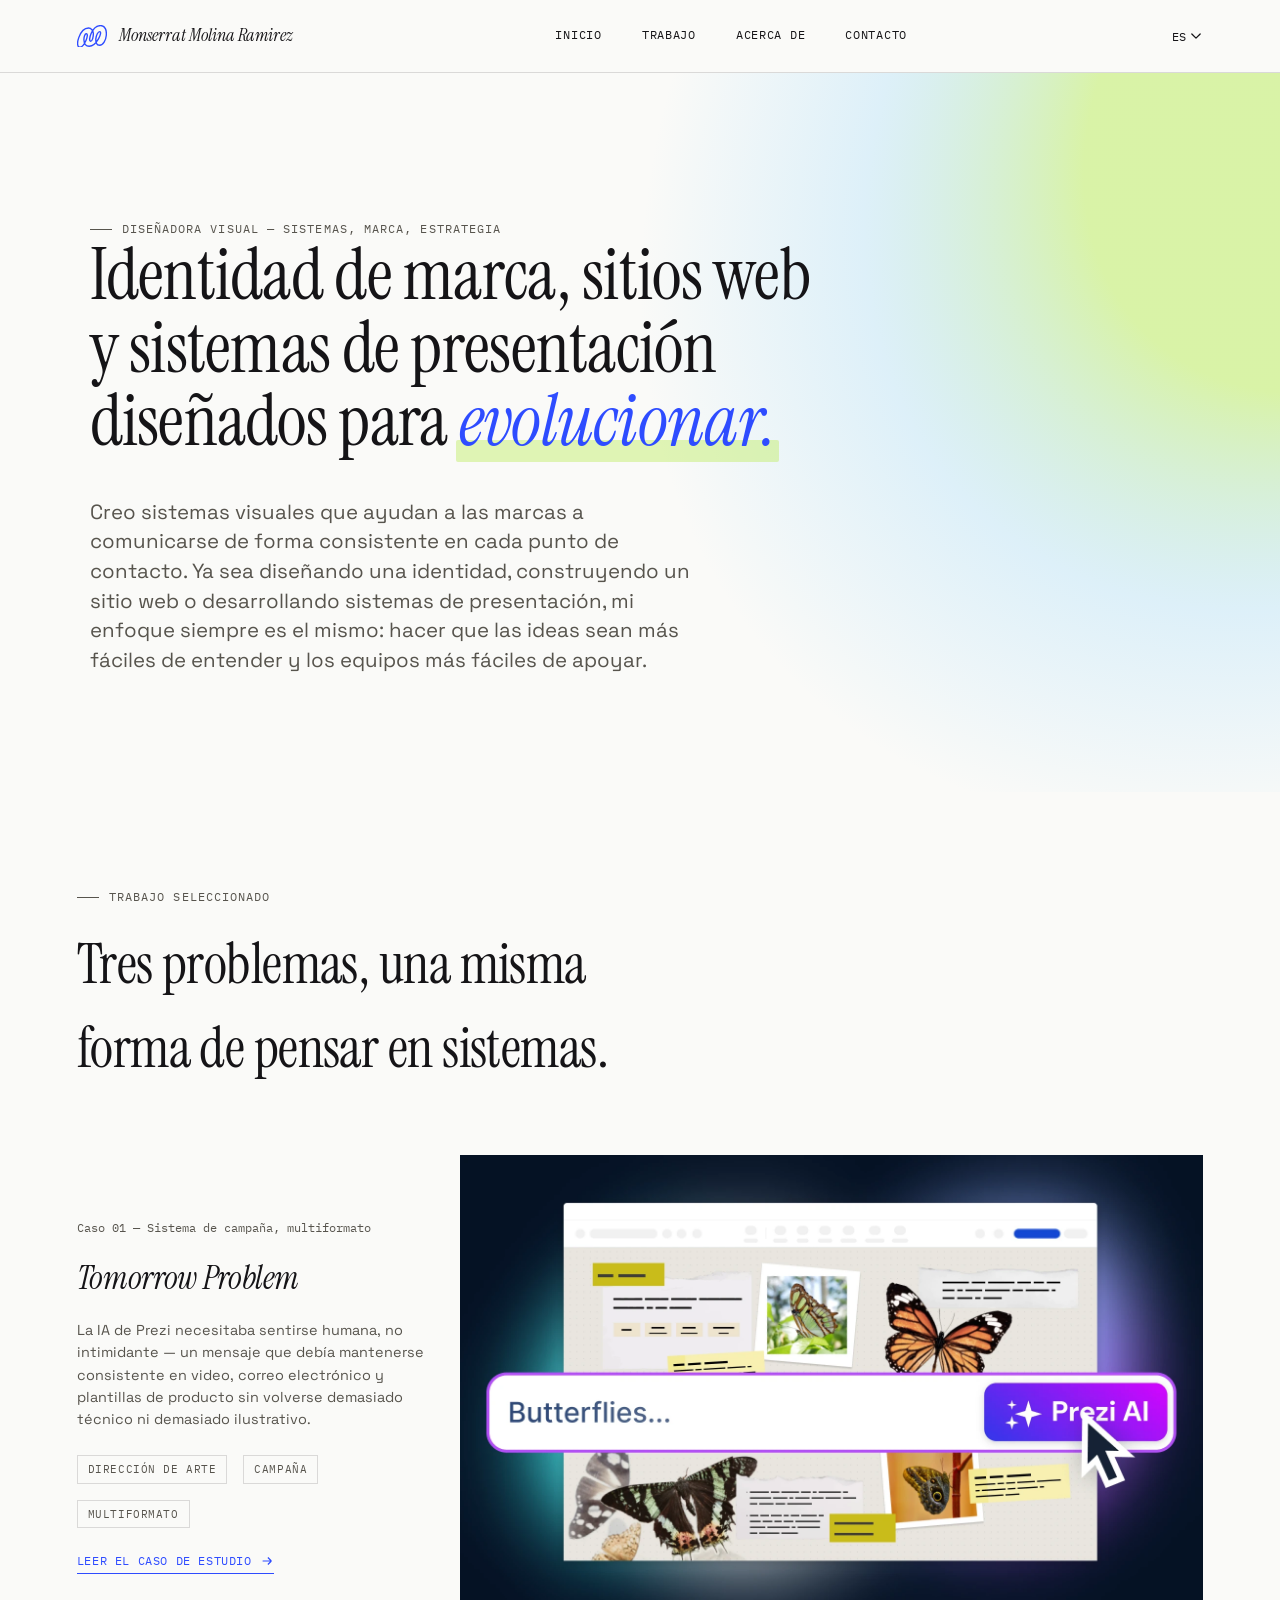
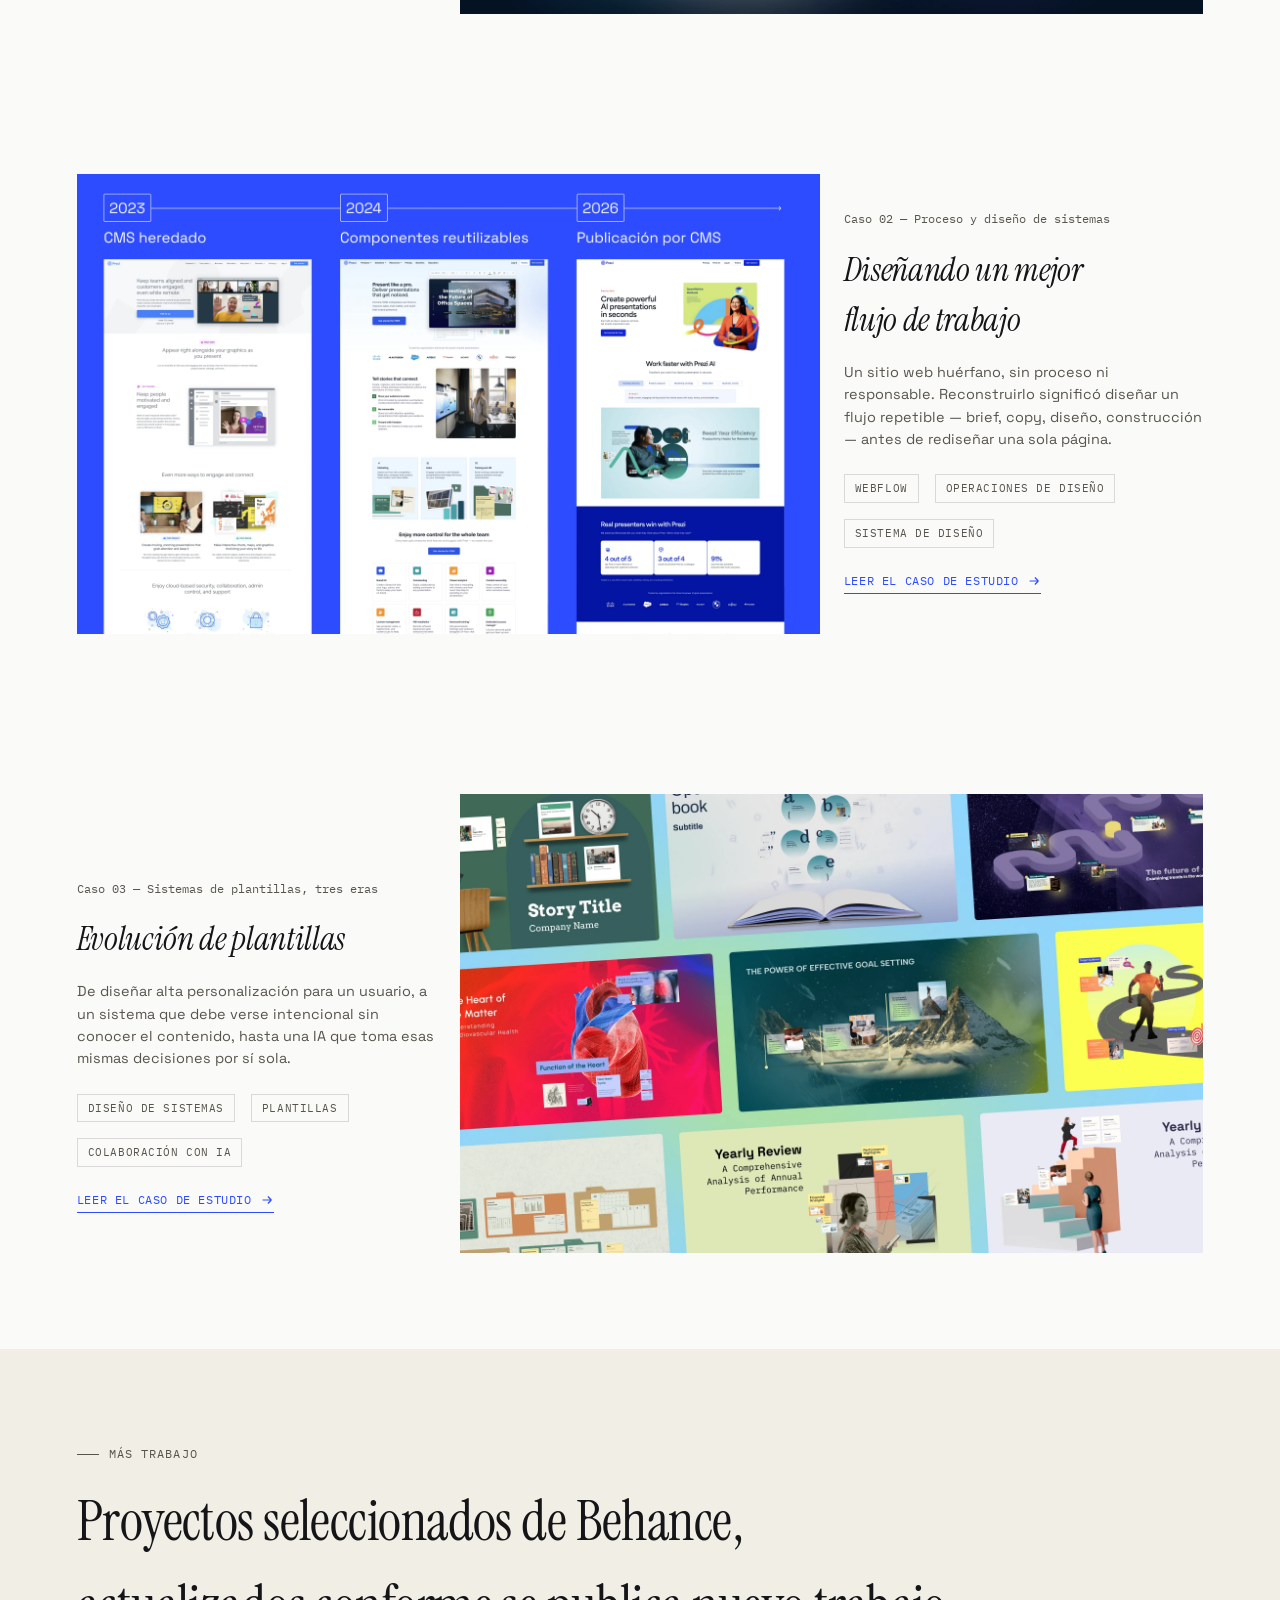
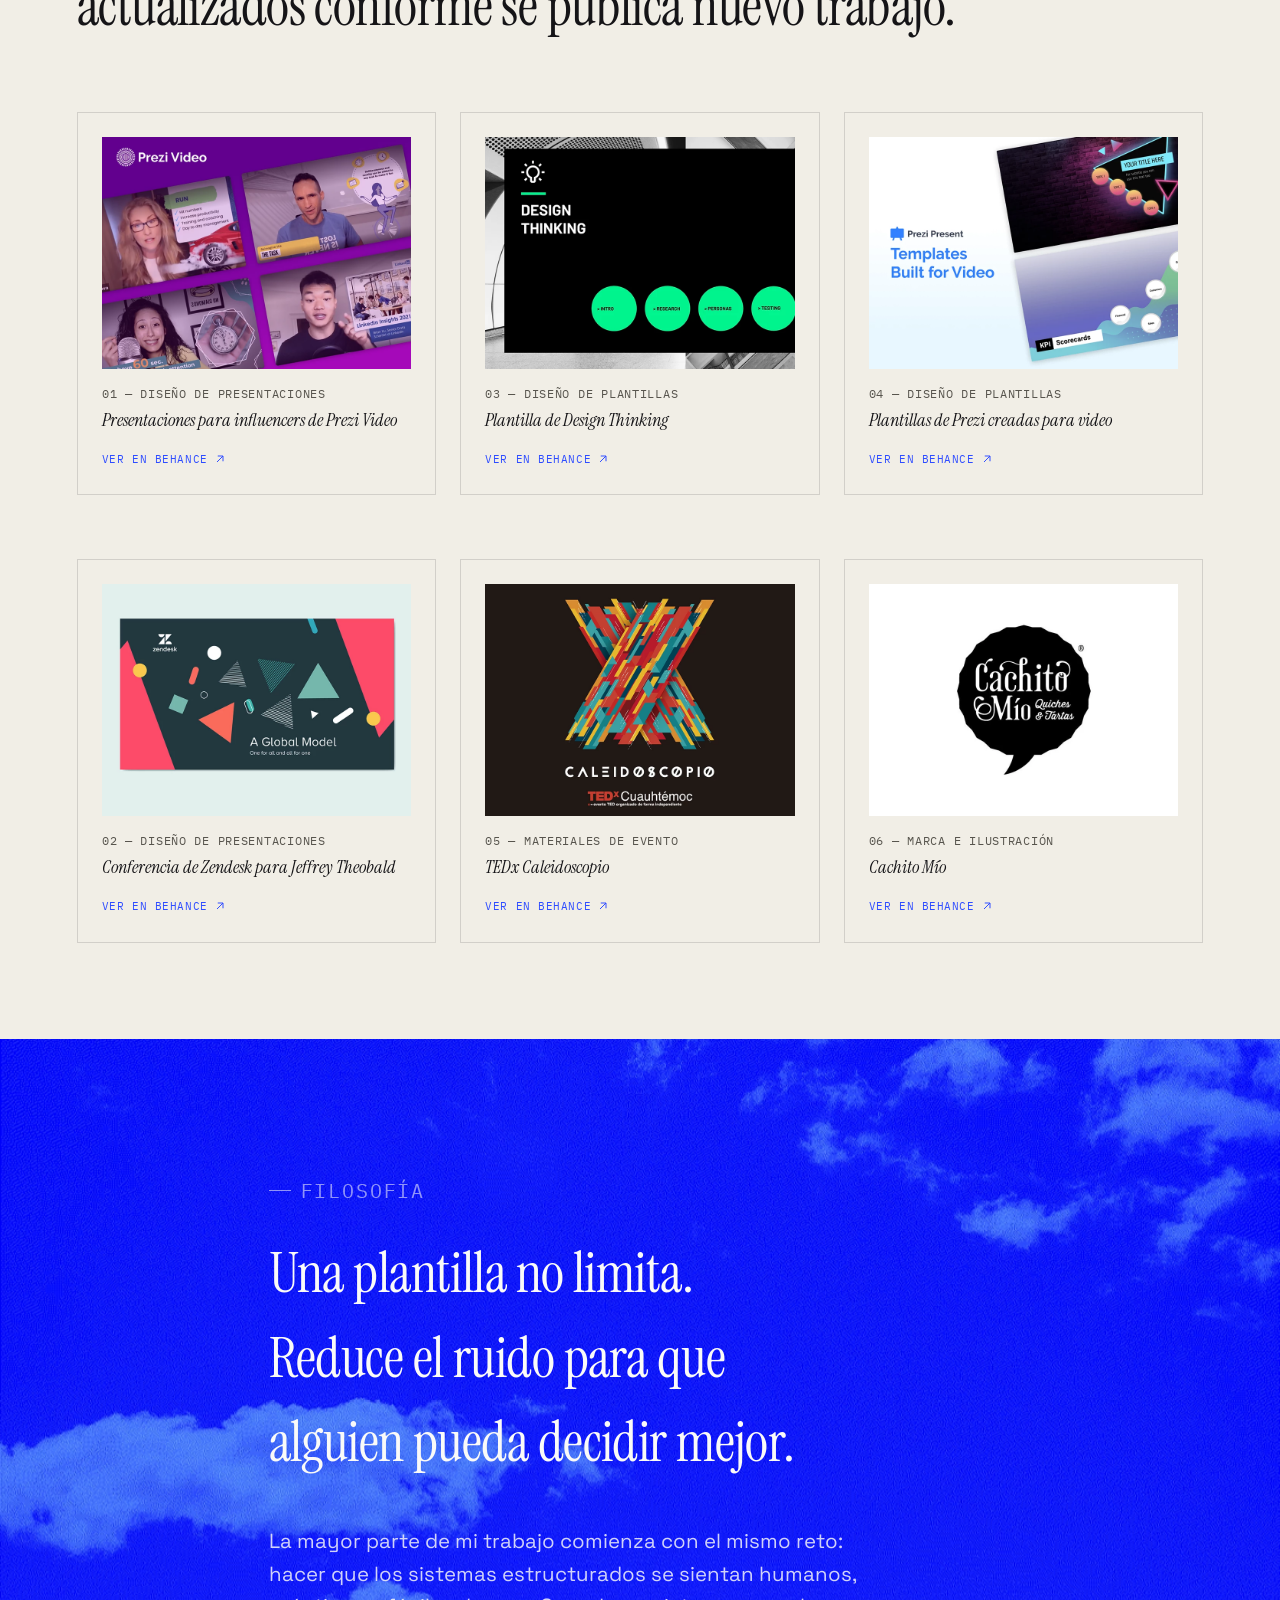
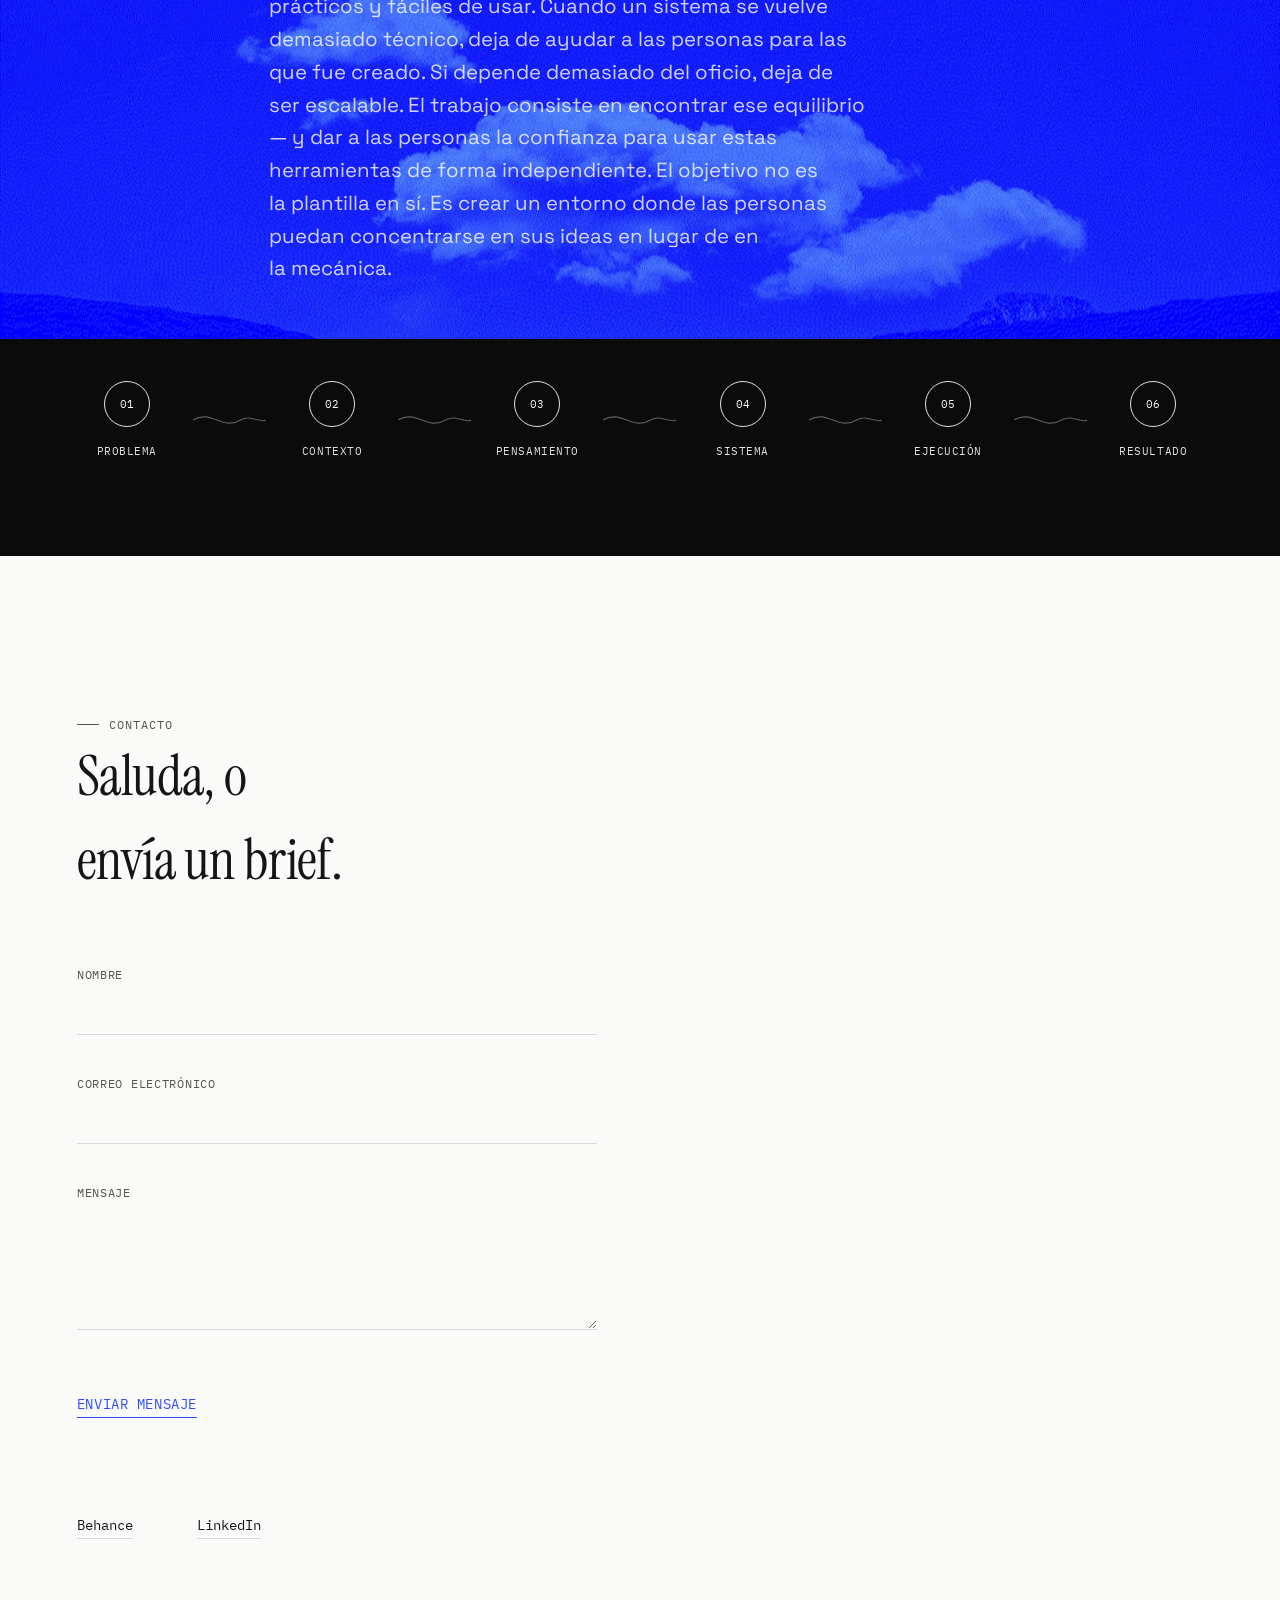
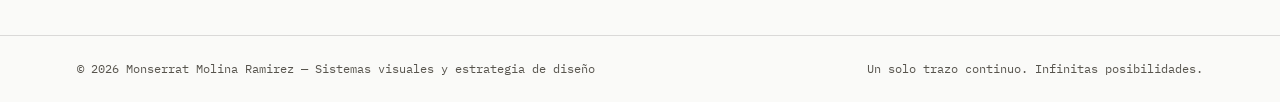
<file: es/index.html>
<!DOCTYPE html>
<html lang="es"><head>
<meta charset="UTF-8">
<meta name="viewport" content="width=device-width, initial-scale=1.0">
<meta name="theme-color" content="#2E4CFF">
<title>Monserrat Molina Ramirez — Diseñadora Visual y Marca</title>
<meta name="description" content="Portafolio de Monserrat Molina Ramirez — sistemas visuales, branding, storytelling, presentaciones y estrategia de diseño.">
<link rel="canonical" href="https://monmolina.com/es/">
<link rel="alternate" hreflang="en" href="https://monmolina.com/">
<link rel="alternate" hreflang="es" href="https://monmolina.com/es/">
<link rel="alternate" hreflang="x-default" href="https://monmolina.com/">
<meta property="og:type" content="website">
<meta property="og:site_name" content="Monserrat Molina Ramirez">
<meta property="og:locale" content="es_MX">
<meta property="og:locale:alternate" content="en_US">
<meta property="og:title" content="Monserrat Molina Ramirez — Diseñadora Visual y Marca">
<meta property="og:description" content="Portafolio de Monserrat Molina Ramirez — sistemas visuales, branding, storytelling, presentaciones y estrategia de diseño.">
<meta property="og:image" content="https://monmolina.com/assets/images/Open%20Graph.png">
<meta property="og:image:width" content="1200">
<meta property="og:image:height" content="630">
<meta property="og:image:alt" content="Monserrat Molina Ramirez — Diseñadora Visual y Marca">
<meta property="og:url" content="https://monmolina.com/es/">
<meta name="twitter:card" content="summary_large_image">
<meta name="twitter:title" content="Monserrat Molina Ramirez — Diseñadora Visual y Marca">
<meta name="twitter:description" content="Portafolio de Monserrat Molina Ramirez — sistemas visuales, branding, storytelling, presentaciones y estrategia de diseño.">
<meta name="twitter:image" content="https://monmolina.com/assets/images/Open%20Graph.png">
<link rel="icon" href="/favicon.ico" sizes="any">
<link rel="icon" type="image/svg+xml" href="../assets/favicons/favicon_light.svg">
<link rel="icon" type="image/svg+xml" href="../assets/favicons/favicon_light.svg" media="(prefers-color-scheme: light)">
<link rel="icon" type="image/svg+xml" href="../assets/favicons/favicon_dark.svg" media="(prefers-color-scheme: dark)">
<link rel="icon" type="image/png" sizes="32x32" href="../assets/favicons/favicon-32x32.png">
<link rel="icon" type="image/png" sizes="16x16" href="../assets/favicons/favicon-16x16.png">
<link rel="apple-touch-icon" sizes="180x180" href="../assets/favicons/apple-touch-icon.png">
<link rel="manifest" href="/site.webmanifest">
<link rel="preconnect" href="https://fonts.googleapis.com">
<link rel="preconnect" href="https://fonts.gstatic.com" crossorigin="">
<link href="https://fonts.googleapis.com/css2?family=Instrument+Serif:ital@0;1&amp;family=Space+Grotesk:wght@300..700&amp;family=IBM+Plex+Mono:ital,wght@0,400;0,500;1,400&amp;display=swap" rel="stylesheet">
<style>
/* ============ TOKENS ============ */
:root{
  --paper: #FAFAF8;
  --paper-shade: #F1EEE6;
  --ink: #151417;
  --ink-soft: #57544D;
  --blue: #2E4CFF;
  --blue-deep: #1A2FBF;
  --black: #0B0B0C;
  --sky: #90D5FB;
  --lime: #C3EE71;
  --coral: #FF6A5B;
  --mustard: #FFD53B;
  --sage: #779861;
  --purple: #A450EE;
  --cream: #F5F0DE;
  --line: rgba(21,20,23,0.14);
  --line-soft: rgba(21,20,23,0.08);
  --on-dark: rgba(250,250,248,0.86);
  --on-dark-soft: rgba(250,250,248,0.55);

  --s1: 8px; --s2: 16px; --s3: 24px; --s4: 40px; --s5: 64px; --s6: 96px; --s7: 160px;

  --margin: clamp(24px, 6vw, 120px);
  --gutter: 24px;
  --maxw: 1440px;

  --serif: 'Instrument Serif', Georgia, serif;
  --sans: 'Space Grotesk', -apple-system, BlinkMacSystemFont, sans-serif;
  --mono: 'IBM Plex Mono', ui-monospace, monospace;

  --fs-hero: clamp(2.9rem, 6.6vw, 6.4rem);
  --fs-h1: clamp(2.2rem, 4.4vw, 3.6rem);
  --fs-h2: clamp(1.5rem, 2.6vw, 2.15rem);
  --fs-lead: clamp(1.15rem, 1.6vw, 1.5rem);
  --fs-body: 1.0625rem;
  --fs-small: 0.9rem;
  --fs-cap: 0.75rem;

  --ease: cubic-bezier(.22,.61,.16,1);
}

@media (prefers-reduced-motion: reduce){
  *{ animation-duration: 0.001ms !important; animation-iteration-count: 1 !important; transition-duration: 0.001ms !important; scroll-behavior: auto !important; }
}

*{ box-sizing: border-box; margin:0; padding:0; }
html{ scroll-behavior: smooth; }
body{
  background: var(--paper);
  color: var(--ink);
  font-family: var(--sans);
  font-size: var(--fs-body);
  line-height: 1.5;
  -webkit-font-smoothing: antialiased;
  overflow-x: hidden;
}
img,svg{ display:block; max-width:100%; }
a{ color: inherit; text-decoration: none; }
p{ text-wrap: pretty; }
.container{ max-width: var(--maxw); margin: 0 auto; padding-inline: var(--margin); }
.grid{ display:grid; grid-template-columns: repeat(12, 1fr); column-gap: var(--gutter); }

@media (max-width: 1024px){ .grid{ grid-template-columns: repeat(8, 1fr); } }
@media (max-width: 640px){ .grid{ grid-template-columns: repeat(4, 1fr); } }

section{ position: relative; }

/* ============ TYPE HELPERS ============ */
.eyebrow{
  font-family: var(--mono); font-size: var(--fs-cap); letter-spacing: 0.09em; text-transform: uppercase;
  color: var(--ink-soft); display:flex; align-items:center; gap: 10px;
}
.eyebrow::before{ content:''; width: 22px; height: 1px; background: var(--ink-soft); display:inline-block; }
.eyebrow.on-dark{ color: var(--on-dark-soft); }
.eyebrow.on-dark::before{ background: var(--on-dark-soft); }
h1,h2,h3{ font-family: var(--serif); font-weight: 400; letter-spacing: -0.01em; text-wrap: balance; }
.lead{ font-size: var(--fs-lead); line-height: 1.45; color: var(--ink-soft); font-weight: 400; }
.rule{ height:1px; background: var(--line); border:none; width:100%; }
.mono-cap{ font-family: var(--mono); font-size: var(--fs-cap); letter-spacing: 0.06em; text-transform: uppercase; color: var(--ink-soft); }

/* ============ REVEAL ============ */
[data-reveal]{ opacity: 0; transform: translateY(22px); transition: opacity 0.9s var(--ease), transform 0.9s var(--ease); }
[data-reveal].in-view{ opacity: 1; transform: translateY(0); }
[data-reveal="fade"]{ transform: none; }

/* ============ NAV ============ */
.nav{ position: fixed; top:0; left:0; right:0; z-index: 100; background: var(--paper); border-bottom: 1px solid var(--line); transition: transform 0.5s var(--ease); }
.nav.hide{ transform: translateY(-100%); }
.nav-inner{ max-width: var(--maxw); margin: 0 auto; padding-inline: var(--margin); height: 72px; display:flex; align-items:center; justify-content: space-between; }
.brand{ display:flex; align-items:center; gap: 12px; }
.brand .mark{ width: 30px; height: auto; }
.brand .mark path{ stroke: var(--blue); }
.wordmark{ font-family: var(--serif); font-style: italic; font-size: 1.15rem; }
.nav-links{ display:flex; gap: var(--s4); font-family: var(--mono); font-size: var(--fs-cap); letter-spacing: 0.06em; text-transform: uppercase; }
.nav-links a{ position:relative; padding-bottom: 2px; }
.nav-links a::after{ content:''; position:absolute; left:0; bottom:-2px; width:0; height:1px; background: var(--coral); transition: width 0.35s var(--ease); }
.nav-links a:hover::after{ width:100%; }
.nav-links a:hover{ color: var(--coral); }

.nav-controls{ display:flex; align-items:center; gap: var(--s3); }
.lang-switch{ position:relative; }
.lang-btn{ display:flex; align-items:center; gap:4px; font-family: var(--mono); font-size: var(--fs-cap); letter-spacing:0.06em; text-transform:uppercase; background:none; border:none; cursor:pointer; color:var(--ink); padding:4px 2px; }
.lang-btn:hover{ color:var(--blue); }
.lang-chevron{ transition: transform 0.25s var(--ease); }
.lang-switch.open .lang-chevron{ transform: rotate(180deg); }
.lang-menu{ position:absolute; top: calc(100% + 10px); right:0; background:var(--paper); border:1px solid var(--line); min-width:130px; list-style:none; box-shadow: 0 8px 24px rgba(21,20,23,0.12); opacity:0; visibility:hidden; transform: translateY(-6px); transition: opacity 0.2s var(--ease), transform 0.2s var(--ease), visibility 0.2s; z-index:110; }
.lang-switch.open .lang-menu{ opacity:1; visibility:visible; transform:translateY(0); }
.lang-menu li{ font-family: var(--mono); font-size: var(--fs-cap); letter-spacing:0.06em; text-transform:uppercase; padding:10px 14px; cursor:pointer; }
.lang-menu li:hover{ background: var(--paper-shade); color:var(--blue); }
.lang-menu li[aria-selected="true"]{ color: var(--blue); }

.menu-toggle{ display:none; flex-direction:column; justify-content:center; gap:5px; width:32px; height:32px; background:none; border:none; cursor:pointer; padding:0; flex-shrink:0; }
.menu-toggle span{ display:block; width:100%; height:1.5px; background:var(--ink); transition: transform 0.3s var(--ease), opacity 0.3s var(--ease); }
.menu-toggle.open span:nth-child(1){ transform: translateY(6.5px) rotate(45deg); }
.menu-toggle.open span:nth-child(2){ opacity:0; }
.menu-toggle.open span:nth-child(3){ transform: translateY(-6.5px) rotate(-45deg); }

@media (max-width: 640px){
  .menu-toggle{ display:flex; }
  .nav-links{
    display:flex; position:absolute; top:100%; left:0; right:0; flex-direction:column; gap:0;
    background:var(--paper); border-bottom:1px solid var(--line);
    max-height:0; overflow:hidden; opacity:0; pointer-events:none;
    transition: max-height 0.35s var(--ease), opacity 0.25s var(--ease);
  }
  .nav-links.open{ max-height: 320px; opacity:1; pointer-events:auto; }
  .nav-links a{ padding: var(--s3) var(--margin); border-top:1px solid var(--line); }
  .nav-links a:first-child{ border-top:none; }
}

/* ============ FOLIO ============ */

/* ============ LINE MOTIF / DIVIDERS ============ */
.stroke-divider{ width:100%; display:flex; justify-content:center; padding: var(--s5) 0; }
.stroke-divider svg{ width: min(300px, 55%); height:auto; }
.stroke-divider path{ stroke: var(--ink); opacity: 0.28; }
.stroke-divider.blue path{ stroke: var(--blue); opacity: 0.6; }
.stroke-divider.flip svg{ transform: scaleY(-1) rotate(2deg); }

/* ============ POSTER BLOCKS (signature richness) ============ */
.poster-row{ display:grid; grid-template-columns: 1.1fr 0.9fr 1fr; gap: 1px; background: var(--ink); }
.poster{ position:relative; aspect-ratio: 4/5; overflow:hidden; display:flex; flex-direction:column; justify-content:flex-end; padding: var(--s4); }
.poster svg{ position:absolute; inset:0; width:100%; height:100%; }
.poster .p-label{ position:relative; z-index:2; font-family: var(--mono); font-size: var(--fs-cap); letter-spacing:0.06em; text-transform:uppercase; }
.poster-blue{ background: var(--blue); color: var(--cream); }
.poster-black{ background: var(--black); color: var(--on-dark); }
.poster-sky{ background: var(--sky); color: var(--black); }
.poster-cream{ background: var(--cream); color: var(--ink); }
.poster-stack{ position:relative; z-index:2; font-family: var(--serif); font-style: italic; font-size: clamp(2.2rem, 4vw, 3.6rem); line-height: 0.92; }
@media (max-width: 900px){ .poster-row{ grid-template-columns: 1fr; } .poster{ aspect-ratio: 16/10; } }

/* ============ SECTION HEADS ============ */
.section-head{ grid-column: 1 / 13; margin-bottom: var(--s5); }
.section-head h2{ font-size: var(--fs-h1); margin-top: var(--s2); max-width: 18ch; }
.more-work-head h2{ max-width: 38ch; }
.work-head h2{ max-width: 24ch; }
@media (max-width: 640px){ .section-head{ grid-column: 1 / 5; } }

/* ============ WORK ============ */
.work{ padding-block: var(--s6); }
.project{ grid-column: 1 / 13; margin-bottom: var(--s7); }
.project:last-child{ margin-bottom: 0; }
.project-row{ grid-column: 1 / 13; display:grid; grid-template-columns: repeat(12, 1fr); column-gap: var(--gutter); align-items: end; }
.project-visual{ grid-column: 1 / 9; aspect-ratio: 760/470; position:relative; overflow:hidden; }
.project-visual.growth-visual{ aspect-ratio: 1560/1720; }
@media (min-width: 641px){ .project-visual.growth-visual{ aspect-ratio: 760/470; } }
.project.alt .project-visual{ grid-column: 5 / 13; order:2; }
.project-visual svg, .project-visual img{ width:100%; height:100%; object-fit:cover; }
.project-text{ grid-column: 9 / 13; padding-bottom: var(--s4); }
.project.alt .project-text{ grid-column: 1 / 5; order:1; align-self:end; }
.project-text .num{ font-family: var(--mono); font-size: var(--fs-cap); color: var(--ink-soft); }
.project-text h3{ font-size: var(--fs-h2); margin-top: var(--s2); font-style: italic; }
.project-text p{ margin-top: var(--s2); color: var(--ink-soft); font-size: var(--fs-small); line-height:1.55; }
.tags{ margin-top: var(--s3); display:flex; gap: var(--s2); flex-wrap:wrap; }
.tags span{ font-family: var(--mono); font-size: 0.7rem; letter-spacing: 0.05em; text-transform: uppercase; border: 1px solid var(--line); padding: 5px 10px; color: var(--ink-soft); }
.view-case{ display:inline-flex; align-items:center; gap: 8px; margin-top: var(--s3); font-family: var(--mono); font-size: var(--fs-cap); letter-spacing:0.05em; text-transform:uppercase; color: var(--blue); border-bottom: 1px solid var(--blue); padding-bottom: 3px; width: fit-content; }
.view-case:hover{ color: var(--coral); border-color: var(--coral); }
.view-case svg{ width: 14px; height:14px; }

@media (max-width: 1024px){
  .project-visual, .project.alt .project-visual{ grid-column: 1 / 9; order:1; }
  .project-text, .project.alt .project-text{ grid-column: 1 / 9; order:2; margin-top: var(--s3); }
}
@media (max-width: 640px){
  .project-row{ grid-template-columns: repeat(4,1fr); }
  .project-visual, .project.alt .project-visual, .project-text, .project.alt .project-text{ grid-column: 1 / 5; }
}

/* ============ PHILOSOPHY ============ */
.philosophy{ position:relative; background: var(--black); color: var(--paper); }
.philosophy-sticky-frame{ position:sticky; top:0; height:100vh; overflow:hidden; z-index:0; }
.philosophy-bg{ position:absolute; inset:0; overflow:hidden; }
.philosophy-bg img{ position:absolute; top:-25%; left:0; width:100%; height:150%; object-fit:cover; display:block; will-change:transform; }
.philosophy-content{ position:relative; z-index:1; margin-top: -100vh; min-height:100vh; display:flex; align-items:center; }
.philosophy-content .container{ width:100%; padding-block: var(--s6); }
.philosophy .grid{ align-items:start; }
.philosophy-text{ grid-column: 3 / 10; }
.philosophy h2{ font-size: var(--fs-h1); margin-top: var(--s3); }
.philosophy p{ margin-top: var(--s4); font-size: var(--fs-lead); line-height: 1.6; color: rgba(250,250,248,0.82); max-width: 46ch; }
@media (max-width: 1024px){ .philosophy-text{ grid-column: 1 / 9; } }
@media (max-width: 640px){ .philosophy-text{ grid-column: 1 / 5; } }
@media (max-width: 1024px){
  .philosophy-sticky-frame{ position:static; height:60vh; }
  .philosophy-content{ margin-top:-60vh; min-height:60vh; }
}

.flow{ grid-column: 1 / 13; margin-top: var(--s6); display:flex; align-items:center; justify-content: space-between; gap: var(--s2); flex-wrap: wrap; }
.flow-step{ display:flex; flex-direction:column; align-items:center; gap: var(--s2); text-align:center; width: 100px; }
.flow-step .dot{ width: 46px; height:46px; border-radius:50%; border: 1px solid rgba(250,250,248,0.9); display:flex; align-items:center; justify-content:center; font-family: var(--mono); font-size: 0.7rem; }
.flow-step .label{ font-family: var(--mono); font-size: 0.68rem; letter-spacing:0.05em; text-transform:uppercase; color: rgba(250,250,248,0.9); }
.flow-connector{ flex:1; min-width: 30px; height: 30px; }
.flow-connector path{ stroke: rgba(250,250,248,0.35); fill:none; stroke-width:1.5; }
@media (max-width: 1061px){
  .flow{ display:grid; grid-template-columns: repeat(3, 1fr); row-gap: var(--s5); column-gap: var(--s3); justify-items:center; }
  .flow-connector{ display:none; }
  .flow-step{ width:auto; }
}
@media (max-width: 640px){
  .flow{ grid-template-columns: repeat(2, 1fr); }
}

/* ============ EXPERIMENTS ============ */
.more-work{ padding-block: var(--s6); background: var(--paper-shade); }
.work-grid{ grid-column: 1/13; display:grid; grid-template-columns: repeat(3, 1fr); column-gap: var(--gutter); row-gap: var(--s5); }
.work-card{ display:block; border: 1px solid var(--line); padding: var(--s3); transition: border-color 0.3s var(--ease); }
a.work-card:hover{ border-color: var(--blue); }
.work-thumb{ aspect-ratio: 4/3; margin-bottom: var(--s2); overflow:hidden; background: #E4E0D4; }
.work-thumb img{ width:100%; height:100%; object-fit:cover; display:block; }
.work-thumb-placeholder{ display:flex; align-items:center; justify-content:center; font-family: var(--mono); font-size: 0.7rem; letter-spacing:0.05em; color:#9A9484; }
.work-card h4{ font-family: var(--serif); font-style: italic; font-size: 1.15rem; font-weight:400; margin-top: 4px; }
.behance-link{ display:inline-flex; align-items:center; gap:6px; margin-top: var(--s2); font-family: var(--mono); font-size: 0.7rem; letter-spacing:0.05em; text-transform:uppercase; color: var(--blue); }
.behance-link svg{ width:12px; height:12px; }
@media (max-width: 1024px){ .work-grid{ grid-template-columns: repeat(2,1fr); } }
@media (max-width: 640px){ .work-grid{ grid-template-columns: repeat(1,1fr); } }

/* ============ NOTES ============ */
.notes{ padding-block: var(--s6); }
.note{ grid-column: 1/13; display:grid; grid-template-columns: repeat(12,1fr); column-gap: var(--gutter); padding-block: var(--s4); border-top: 1px solid var(--line); }
.notes-list .note:last-child{ border-bottom: 1px solid var(--line); }
.note .date{ grid-column: 1/3; font-family: var(--mono); font-size: var(--fs-cap); color: var(--ink-soft); padding-top: 4px; }
.note .title{ grid-column: 3/9; font-family: var(--serif); font-style: italic; font-size: 1.5rem; }
.note .excerpt{ grid-column: 9/13; font-size: var(--fs-small); color: var(--ink-soft); line-height:1.55; }
@media (max-width: 1024px){ .note{ grid-template-columns: repeat(8,1fr); row-gap: var(--s2); } .note .date{ grid-column: 1/4; } .note .title{ grid-column: 1/9; } .note .excerpt{ grid-column: 1/9; } }
@media (max-width: 640px){ .note{ grid-template-columns: repeat(4,1fr); } .note .date, .note .title, .note .excerpt{ grid-column: 1/5; } }

.reading{ grid-column: 1/13; margin-top: var(--s5); }
.reading-list{ display:flex; flex-wrap:wrap; gap: var(--s2) var(--s5); margin-top: var(--s3); }
.reading-list li{ list-style:none; font-family: var(--mono); font-size: var(--fs-small); }
.reading-list li span{ display:block; color: var(--ink-soft); font-size: var(--fs-cap); margin-top: 2px; }

/* ============ CONTACT ============ */
.contact{ padding-block: var(--s7) var(--s6); }
.contact-inner{ grid-column: 1/13; text-align:left; }
.contact h2{ font-size: var(--fs-h1); max-width: 13ch; }
.contact-links{ margin-top: var(--s6); display:flex; gap: var(--s5); flex-wrap:wrap; font-family: var(--mono); font-size: var(--fs-small); }
.contact-links a{ border-bottom: 1px solid var(--line); padding-bottom: 2px; }
.contact-links a:hover{ color: var(--blue); border-color: var(--blue); }
.contact-form{ margin-top: var(--s5); max-width: 520px; }
.hp-field{ position:absolute; left:-9999px; }
.form-row{ margin-top: var(--s4); display:flex; flex-direction:column; gap: 8px; }
.form-row:first-child{ margin-top:0; }
.form-row label{ font-family: var(--mono); font-size: var(--fs-cap); letter-spacing: 0.06em; text-transform: uppercase; color: var(--ink-soft); }
.form-row input, .form-row textarea{
  font-family: var(--sans); font-size: var(--fs-body); color: var(--ink);
  background: transparent; border: none; border-bottom: 1.5px solid var(--line);
  padding: 10px 2px; transition: border-color 0.3s ease; resize: vertical;
}
.form-row input:focus, .form-row textarea:focus{ outline: none; border-color: var(--blue); }
.form-row textarea{ min-height: 120px; }
.form-submit{
  margin-top: var(--s5); position:relative; display:inline-flex; align-items:center; gap:8px;
  font-family: var(--mono); font-size: var(--fs-small); letter-spacing: 0.04em; text-transform: uppercase;
  background:none; border:none; cursor:pointer; color: var(--blue); padding-bottom: 4px;
  border-bottom: 1px solid var(--blue); transition: color 0.3s ease, border-color 0.3s ease;
}
.form-submit:hover{ color: var(--coral); border-color: var(--coral); }
.form-submit:disabled{ opacity: 0.5; cursor: default; }
.form-status{ margin-top: var(--s4); font-family: var(--mono); font-size: var(--fs-small); color: var(--ink-soft); }
.form-status.is-error{ color: var(--coral); }

footer{ border-top: 1px solid var(--line); padding-block: var(--s3); }
.footer-inner{ display:flex; justify-content: space-between; flex-wrap:wrap; gap: var(--s2); font-family: var(--mono); font-size: var(--fs-cap); color: var(--ink-soft); }

:focus-visible{ outline: 2px solid var(--blue); outline-offset: 3px; }

/* ============ CASE STUDY PAGES ============ */
.cs-hero{ padding-top: calc(72px + var(--s5)); padding-bottom: var(--s5); position:relative; overflow:hidden; }
.cs-hero.on-blue{ background: var(--blue); color: var(--cream); }
.cs-hero.on-black{ background: var(--black); color: var(--on-dark); }
.cs-hero.on-sky{ background: var(--sky); color: var(--black); }
.cs-hero-bg{ position:absolute; inset:0; opacity:0.35; z-index:0; }
.cs-hero-inner{ position:relative; z-index:1; }
.back-link{ font-family: var(--mono); font-size: var(--fs-cap); letter-spacing:0.06em; text-transform:uppercase; display:inline-flex; align-items:center; gap:8px; opacity:0.8; }
.back-link:hover{ opacity:1; }
.cs-hero h1{ font-size: clamp(2.6rem, 5.6vw, 5.2rem); margin-top: var(--s3); max-width: 16ch; line-height:1.03; }
.cs-hero .cs-sub{ margin-top: var(--s3); font-size: var(--fs-lead); max-width: 46ch; opacity:0.85; }
.cs-meta-row{ margin-top: var(--s6); display:flex; flex-wrap:wrap; gap: var(--s5); font-family: var(--mono); font-size: var(--fs-cap); }
.cs-meta-row .m{ opacity:0.65; display:block; margin-bottom:4px; }

.cs-section{ padding-block: var(--s6); }
.cs-section.shade{ background: var(--paper-shade); }
.cs-label{ grid-column: 1/3; }
.cs-label .n{ font-family: var(--mono); font-size: var(--fs-cap); color: var(--ink-soft); }
.cs-label h3{ font-size: 1.6rem; font-style: italic; margin-top: var(--s2); }
.cs-body{ grid-column: 4/11; }
.cs-body p{ font-size: var(--fs-body); line-height: 1.7; color: var(--ink-soft); margin-bottom: var(--s3); max-width: 66ch; }
.cs-body p:last-child{ margin-bottom:0; }
.cs-body ul{ margin-top: var(--s3); padding-left: 1.1em; }
.cs-body li{ color: var(--ink-soft); line-height:1.6; margin-bottom: var(--s2); max-width: 62ch; }
.cs-body li b{ color: var(--ink); font-weight: 500; }
.cs-body blockquote{ font-family: var(--serif); font-style: italic; font-size: clamp(1.35rem,2vw,1.8rem); color: var(--blue); margin-block: var(--s4); max-width: 24ch; line-height:1.35; }
@media (max-width: 1024px){ .cs-label{ grid-column: 1/9; margin-bottom: var(--s2);} .cs-body{ grid-column: 1/9; } }
@media (max-width: 640px){ .cs-label{ grid-column: 1/5; } .cs-body{ grid-column: 1/5; } }

.cs-gallery{ grid-column: 1/13; display:grid; grid-template-columns: repeat(12,1fr); gap: var(--gutter); margin-top: var(--s5); }
.cs-gallery .g1{ grid-column: 1/8; aspect-ratio: 16/10; }
.cs-gallery .g2{ grid-column: 8/13; aspect-ratio: 3/4; transform: translateY(var(--s4)); }
.cs-gallery .g3{ grid-column: 1/6; aspect-ratio: 4/3; }
.cs-gallery .g4{ grid-column: 6/13; aspect-ratio: 16/9; }
.cs-gallery svg{ width:100%; height:100%; }
.cs-gallery figure{ overflow:hidden; position:relative; background: var(--paper-shade); }
.cs-gallery figcaption{ position:absolute; left:12px; bottom:12px; z-index:2; font-family: var(--mono); font-size: 0.68rem; letter-spacing:0.04em; text-transform:uppercase; background: var(--paper); padding: 4px 8px; }
@media (max-width: 1024px){ .cs-gallery .g1,.g2,.g3,.g4{ grid-column: 1/9; transform:none; } }
@media (max-width: 640px){ .cs-gallery .g1,.g2,.g3,.g4{ grid-column: 1/5; } }

.cs-next{ padding-block: var(--s7) var(--s6); }
.cs-next a{ display:block; }
.cs-next .eyebrow{ margin-bottom: var(--s2); }
.cs-next h2{ font-size: var(--fs-h1); transition: color 0.3s ease; }
.cs-next a:hover h2{ color: var(--blue); }

</style>
<style>
  .hero{ position: relative; padding-top: calc(72px + var(--s6)); padding-bottom: var(--s5); min-height: 88vh; display:flex; flex-direction:column; justify-content:center; overflow: hidden; }
  .hero-gradient-bg{
    position:absolute; inset:0; z-index:0; pointer-events:none;
    background-image: url("data:image/svg+xml;utf8,<svg viewBox='0 0 1440 706' xmlns='http://www.w3.org/2000/svg' preserveAspectRatio='none'><rect x='0' y='0' height='100%25' width='100%25' fill='url(%23grad)' opacity='0.6'/><defs><radialGradient id='grad' gradientUnits='userSpaceOnUse' cx='0' cy='0' r='10' gradientTransform='matrix(-82.05 35.15 -24.395 -56.946 1558.5 86)'><stop stop-color='rgba(195,238,113,1)' offset='0.39617'/><stop stop-color='rgba(170,226,182,0.725)' offset='0.54133'/><stop stop-color='rgba(144,213,251,0.45)' offset='0.68649'/><stop stop-color='rgba(144,213,251,0)' offset='0.98'/></radialGradient></defs></svg>");
    background-size: 100% 100%; background-repeat: no-repeat;
  }
  .hero-line{ position: absolute; top: 8%; right: -2%; width: min(32vw, 430px); opacity: 0.9; z-index: 0; }
  .hero-line path{ fill:none; }
  .hero-line path.hero-loop-path.looping{ animation: hero-loop-draw 5s ease-in-out infinite alternate; animation-play-state: paused; }
  .hero-line path.hero-loop-path.looping.in-view{ animation-play-state: running; }
  @keyframes hero-loop-draw{ from{ stroke-dashoffset: var(--hlen); } to{ stroke-dashoffset: 0; } }
  .hero-content{ position: relative; z-index: 1; grid-column: 1 / 9; }
  @media (max-width: 1024px){ .hero-content{ grid-column: 1 / 9; } .hero-line{ opacity: 0.45; top: 42%; width: min(50vw, 340px); } }
  @media (max-width: 640px){ .hero-content{ grid-column: 1 / 5; } }
  .hero h1{ font-size: clamp(2.6rem, 5.6vw, 5.6rem); line-height: 1.02; max-width: 22ch; }
  .hero h1 em{ font-style: italic; color: var(--blue); position: relative; }
  .hero h1 em::after{
    content:''; position:absolute; left:-3px; right:-3px; bottom:0.08em; height:0.3em;
    background: var(--lime); opacity:0.5; z-index:-1; border-radius:2px;
    transform: scaleX(0); transform-origin: left;
  }
  .hero h1 em.hl-in::after{ animation: hl-sweep 0.9s cubic-bezier(.22,.61,.16,1) forwards; }
  @keyframes hl-sweep{ to{ transform: scaleX(1); } }
  .hero .lead{ margin-top: var(--s4); max-width: 48ch; }
  .hero-meta{ margin-top: var(--s6); display:flex; gap: var(--s6); flex-wrap: wrap; }
  .hero-meta .item{ font-family: var(--mono); font-size: var(--fs-cap); color: var(--ink-soft); max-width: 22ch; }
  .hero-meta .item b{ display:block; color: var(--ink); font-size: 1.5rem; font-family: var(--serif); font-style: italic; font-weight: 400; margin-bottom: 4px; }
</style>
<script type="application/ld+json">
{
  "@context": "https://schema.org",
  "@graph": [
    {
      "@type": "Person",
      "@id": "https://monmolina.com/#person",
      "name": "Monserrat Molina Ramirez",
      "url": "https://monmolina.com/",
      "image": "https://monmolina.com/assets/images/me.webp",
      "jobTitle": "Diseñadora Visual",
      "description": "Diseñadora visual especializada en identidad de marca, sitios web y sistemas de presentación.",
      "address": { "@type": "PostalAddress", "addressLocality": "Ciudad de México", "addressCountry": "MX" },
      "sameAs": [
        "https://www.behance.net/tarresnom",
        "https://www.linkedin.com/in/monserrat-molina-ramirez/"
      ]
    },
    {
      "@type": "WebSite",
      "@id": "https://monmolina.com/#website",
      "name": "Monserrat Molina Ramirez — Portafolio",
      "url": "https://monmolina.com/",
      "inLanguage": ["en", "es"],
      "publisher": { "@id": "https://monmolina.com/#person" }
    }
  ]
}
</script>
</head>
<body>

<nav class="nav" id="nav">
  <div class="nav-inner">
    <a href="#top" class="brand">
      <svg class="mark" viewBox="0 0 305 232" fill="none" xmlns="http://www.w3.org/2000/svg" aria-hidden="true">
        <path d="M117.015 30.9328C143.392 30.9328 166.567 56.3497 166.567 87.5243C166.567 118.699 156.979 165.694 138.509 165.694C107.733 165.694 148.581 6 240.89 6C333.199 6 303.392 206.456 230.343 206.456C162.728 206.456 196.298 66.9054 230.343 66.9054C264.387 66.9054 199.627 216.528 123.885 216.528C48.1443 216.528 67.1412 88.4839 93.679 88.4839C129.168 88.4839 73.5357 225.64 28.4596 225.64C-26.7731 225.64 26.379 30.9413 117.015 30.9413V30.9328Z" stroke-width="14" stroke-linecap="round" stroke-linejoin="round"></path>
      </svg>
      <span class="wordmark">Monserrat Molina Ramirez</span>
    </a>
    <div class="nav-links" id="navLinks">
      <a href="index.html" data-i18n="nav_home">Inicio</a>
      <a href="#work" data-i18n="nav_work">Trabajo</a>
      <a href="about.html" data-i18n="nav_about">Acerca de</a>
      <a href="#contact" data-i18n="nav_contact">Contacto</a>
    </div>
    <div class="nav-controls">
      <div class="lang-switch" id="langSwitch">
        <button type="button" class="lang-btn" id="langBtn" aria-haspopup="listbox" aria-expanded="false">
          <span id="langBtnLabel">ES</span>
          <svg class="lang-chevron" viewBox="0 0 12 8" width="10" height="7" aria-hidden="true"><path d="M1 1L6 6L11 1" stroke="currentColor" stroke-width="1.5" fill="none" stroke-linecap="round" stroke-linejoin="round"></path></svg>
        </button>
        <ul class="lang-menu" id="langMenu" role="listbox">
          <li role="option" data-lang="en" data-href="/" aria-selected="false">EN</li>
          <li role="option" data-lang="es" data-href="/es/" aria-selected="true">ES</li>
        </ul>
      </div>
      <button type="button" class="menu-toggle" id="menuToggle" aria-expanded="false" aria-controls="navLinks" aria-label="Menu">
        <span></span><span></span><span></span>
      </button>
    </div>
  </div>
</nav>


<main id="top">

<!-- ============ HERO ============ -->
<section class="hero" id="hero" data-section="hero">
  <div class="hero-gradient-bg" aria-hidden="true"></div>
  <div class="container grid">
    <svg class="hero-line" viewBox="0 0 430 636" xmlns="http://www.w3.org/2000/svg" aria-hidden="true">
      <path class="hero-loop-path" d="M382.204 310.984C416.717 332.164 438.833 367.903 437.183 405.578L437.154 405.604C428.447 604.459 -3.86458 702.392 1.44182 581.206C3.01656 545.243 44.5255 507.958 96.5518 478.814M382.204 310.984C363.705 299.631 341.645 292.461 317.773 291.416C249.361 288.42 145.329 304.938 143.554 345.47C141.724 387.276 276.899 374.712 382.204 310.984ZM382.204 310.984C445.862 272.458 498.605 215.235 503.564 140.021M503.776 136.16C512.645 -66.3914 69.952 -20.2511 62.9331 140.043C60.9799 184.649 87.589 210.398 125.85 222.566M125.85 222.566C214.838 250.865 366.855 205.698 369.143 153.451C371.299 104.219 226.763 142.897 125.85 222.566ZM125.85 222.566C73.6261 263.795 33.085 316.002 30.603 372.683C28.2236 427.025 56.8502 460.459 96.5518 478.814M96.5518 478.814C178.281 516.598 306.944 490.477 308.659 451.289C310.829 401.743 187.589 427.816 96.5518 478.814Z" stroke="#90D5FB" stroke-width="2.78677"></path>
    </svg>
    <div class="hero-content">
      <p class="eyebrow" data-i18n="hero_eyebrow">Diseñadora visual — sistemas, marca, estrategia</p>
      <h1 data-i18n="hero_title">Identidad de marca, sitios web y sistemas de presentación diseñados para <em class="hl-in">evolucionar.</em></h1>
      <p class="lead" data-i18n="hero_lead">Creo sistemas visuales que ayudan a las marcas a comunicarse de forma consistente en cada punto de contacto. Ya sea diseñando una identidad, construyendo un sitio web o desarrollando sistemas de presentación, mi enfoque siempre es el mismo: hacer que las ideas sean más fáciles de entender y los equipos más fáciles de apoyar.</p>
    </div>
  </div>
</section>


<!-- ============ WORK ============ -->
<section class="work" id="work" data-section="work">
  <div class="container">
    <div class="grid">
      <div class="section-head work-head" data-reveal="">
        <p class="eyebrow" data-i18n="work_eyebrow">Trabajo seleccionado</p>
        <h2 data-i18n="work_title">Tres problemas, una misma forma de pensar en sistemas.</h2>
      </div>
    </div>

    <!-- Project 1 -->
    <div class="grid project alt" data-reveal="">
      <div class="project-row">
        <div class="project-visual">
          <img src="../assets/images/webp/case_study_1.webp" alt="Tomorrow Problem — Prezi AI search bar mockup with butterfly reference photos" loading="lazy">
        </div>
        <div class="project-text">
          <p class="num" data-i18n="p1_num">Caso 01 — Sistema de campaña, multiformato</p>
          <h3 data-i18n="p1_title">Tomorrow Problem</h3>
          <p data-i18n="p1_body">La IA de Prezi necesitaba sentirse humana, no intimidante — un mensaje que debía mantenerse consistente en video, correo electrónico y plantillas de producto sin volverse demasiado técnico ni demasiado ilustrativo.</p>
          <div class="tags"><span data-i18n="p1_tag1">Dirección de arte</span><span data-i18n="p1_tag2">Campaña</span><span data-i18n="p1_tag3">Multiformato</span></div>
          <a class="view-case" href="case-studies/tomorrow-problem.html"><span data-i18n="read_case">Leer el caso de estudio</span> <svg viewBox="0 0 16 16" fill="none"><path d="M3 8H13M13 8L9 4M13 8L9 12" stroke="currentColor" stroke-width="1.4"></path></svg></a>
        </div>
      </div>
    </div>

    <!-- Project 2 -->
    <div class="grid project" data-reveal="">
      <div class="project-row">
        <div class="project-visual growth-visual">
          <picture>
            <source media="(max-width: 640px)" srcset="../assets/images/webp/case_study_2_mobile.webp">
            <img src="../assets/images/webp/case_study_2_es.webp" data-img-en="../assets/images/webp/case_study_2.webp" data-img-es="../assets/images/webp/case_study_2_es.webp" alt="Growth Process Overhaul — 2023 to 2026 website evolution timeline" loading="lazy">
          </picture>
        </div>
        <div class="project-text">
          <p class="num" data-i18n="p2_num">Caso 02 — Proceso y diseño de sistemas</p>
          <h3 data-i18n="p2_title">Diseñando un mejor flujo de trabajo</h3>
          <p data-i18n="p2_body">Un sitio web huérfano, sin proceso ni responsable. Reconstruirlo significó diseñar un flujo repetible — brief, copy, diseño, construcción — antes de rediseñar una sola página.</p>
          <div class="tags"><span data-i18n="p2_tag1">Webflow</span><span data-i18n="p2_tag2">Operaciones de diseño</span><span data-i18n="p2_tag3">Sistema de diseño</span></div>
          <a class="view-case" href="case-studies/growth-process.html"><span data-i18n="read_case">Leer el caso de estudio</span> <svg viewBox="0 0 16 16" fill="none"><path d="M3 8H13M13 8L9 4M13 8L9 12" stroke="currentColor" stroke-width="1.4"></path></svg></a>
        </div>
      </div>
    </div>

    <!-- Project 3 -->
    <div class="grid project alt" data-reveal="">
      <div class="project-row">
        <div class="project-visual">
          <img src="../assets/images/webp/case_study_3.webp" alt="Evolution of Templates — grid of finished template covers" loading="lazy">
        </div>
        <div class="project-text">
          <p class="num" data-i18n="p3_num">Caso 03 — Sistemas de plantillas, tres eras</p>
          <h3 data-i18n="p3_title">Evolución de plantillas</h3>
          <p data-i18n="p3_body">De diseñar alta personalización para un usuario, a un sistema que debe verse intencional sin conocer el contenido, hasta una IA que toma esas mismas decisiones por sí sola.</p>
          <div class="tags"><span data-i18n="p3_tag1">Diseño de sistemas</span><span data-i18n="p3_tag2">Plantillas</span><span data-i18n="p3_tag3">Colaboración con IA</span></div>
          <a class="view-case" href="case-studies/template-evolution.html"><span data-i18n="read_case">Leer el caso de estudio</span> <svg viewBox="0 0 16 16" fill="none"><path d="M3 8H13M13 8L9 4M13 8L9 12" stroke="currentColor" stroke-width="1.4"></path></svg></a>
        </div>
      </div>
    </div>

  </div>
</section>

<!-- ============ PHILOSOPHY ============ -->
<section class="more-work" id="more-work" data-section="morework">
  <div class="container">
    <div class="grid">
      <div class="section-head more-work-head" data-reveal="">
        <p class="eyebrow" data-i18n="more_eyebrow">Más trabajo</p>
        <h2 data-i18n="more_title">Proyectos seleccionados de Behance, actualizados conforme se publica nuevo trabajo.</h2>
      </div>
    </div>
    <div class="work-grid">

      <a class="work-card" href="https://www.behance.net/gallery/128465891/Influencer-Presentations-for-Prezi-Video" target="_blank" rel="noopener" data-reveal="">
        <div class="work-thumb"><img src="../assets/images/behance/prezi_video.webp" alt="Influencer Presentations for Prezi Video"></div>
        <p class="mono-cap" data-i18n="mw1_cat">01 — Diseño de presentaciones</p>
        <h4 data-i18n="mw1_title">Presentaciones para influencers de Prezi Video</h4>
        <span class="behance-link"><span data-i18n="view_behance">Ver en Behance</span> <svg viewBox="0 0 16 16" fill="none"><path d="M4 12L12 4M12 4H5M12 4V11" stroke="currentColor" stroke-width="1.3"></path></svg></span>
      </a>

      <a class="work-card" href="https://www.behance.net/gallery/128462601/Design-Thinking-Template-Video-and-Present" target="_blank" rel="noopener" data-reveal="">
        <div class="work-thumb"><img src="../assets/images/behance/design_thinking.webp" alt="Design Thinking Template"></div>
        <p class="mono-cap" data-i18n="mw2_cat">03 — Diseño de plantillas</p>
        <h4 data-i18n="mw2_title">Plantilla de Design Thinking</h4>
        <span class="behance-link"><span data-i18n="view_behance">Ver en Behance</span> <svg viewBox="0 0 16 16" fill="none"><path d="M4 12L12 4M12 4H5M12 4V11" stroke="currentColor" stroke-width="1.3"></path></svg></span>
      </a>

      <a class="work-card" href="https://www.behance.net/gallery/128456805/Prezi-Templates-Built-for-Video" target="_blank" rel="noopener" data-reveal="">
        <div class="work-thumb"><img src="../assets/images/behance/video_templates.webp" alt="Prezi Templates Built for Video"></div>
        <p class="mono-cap" data-i18n="mw3_cat">04 — Diseño de plantillas</p>
        <h4 data-i18n="mw3_title">Plantillas de Prezi creadas para video</h4>
        <span class="behance-link"><span data-i18n="view_behance">Ver en Behance</span> <svg viewBox="0 0 16 16" fill="none"><path d="M4 12L12 4M12 4H5M12 4V11" stroke="currentColor" stroke-width="1.3"></path></svg></span>
      </a>

      <a class="work-card" href="https://www.behance.net/gallery/75545709/Zendesk-Conference-for-Jeffrey-Theobald" target="_blank" rel="noopener" data-reveal="">
        <div class="work-thumb"><img src="../assets/images/behance/zendesk.webp" alt="Zendesk Conference for Jeffrey Theobald"></div>
        <p class="mono-cap" data-i18n="mw4_cat">02 — Diseño de presentaciones</p>
        <h4 data-i18n="mw4_title">Conferencia de Zendesk para Jeffrey Theobald</h4>
        <span class="behance-link"><span data-i18n="view_behance">Ver en Behance</span> <svg viewBox="0 0 16 16" fill="none"><path d="M4 12L12 4M12 4H5M12 4V11" stroke="currentColor" stroke-width="1.3"></path></svg></span>
      </a>

      <a class="work-card" href="https://www.behance.net/gallery/80875185/TEDx-Caleidoscopio" target="_blank" rel="noopener" data-reveal="">
        <div class="work-thumb"><img src="../assets/images/behance/caleidoscopio.webp" alt="TEDx Caleidoscopio"></div>
        <p class="mono-cap" data-i18n="mw5_cat">05 — Materiales de evento</p>
        <h4 data-i18n="mw5_title">TEDx Caleidoscopio</h4>
        <span class="behance-link"><span data-i18n="view_behance">Ver en Behance</span> <svg viewBox="0 0 16 16" fill="none"><path d="M4 12L12 4M12 4H5M12 4V11" stroke="currentColor" stroke-width="1.3"></path></svg></span>
      </a>

      <a class="work-card" href="https://www.behance.net/gallery/23938365/Cachito-Mio" target="_blank" rel="noopener" data-reveal="">
        <div class="work-thumb"><img src="../assets/images/behance/cachito_mio.webp" alt="Cachito Mío"></div>
        <p class="mono-cap" data-i18n="mw6_cat">06 — Marca e ilustración</p>
        <h4 data-i18n="mw6_title">Cachito Mío</h4>
        <span class="behance-link"><span data-i18n="view_behance">Ver en Behance</span> <svg viewBox="0 0 16 16" fill="none"><path d="M4 12L12 4M12 4H5M12 4V11" stroke="currentColor" stroke-width="1.3"></path></svg></span>
      </a>

    </div>
  </div>
</section>

<section class="philosophy" id="philosophy" data-section="philosophy">
  <div class="philosophy-sticky-frame">
    <div class="philosophy-bg" aria-hidden="true">
      <img id="philosophy-img" src="../assets/gradient_background.webp" alt="">
    </div>
  </div>
  <div class="philosophy-content">
    <div class="container">
    <div class="grid">
      <div class="philosophy-text" data-reveal="">
        <p class="eyebrow on-dark" data-i18n="philosophy_eyebrow">Filosofía</p>
        <h2 data-i18n="philosophy_title">Una plantilla no limita. Reduce el ruido para que alguien pueda decidir mejor.</h2>
        <p data-i18n="philosophy_body">La mayor parte de mi trabajo comienza con el mismo reto: hacer que los sistemas estructurados se sientan humanos, prácticos y fáciles de usar. Cuando un sistema se vuelve demasiado técnico, deja de ayudar a las personas para las que fue creado. Si depende demasiado del oficio, deja de ser escalable. El trabajo consiste en encontrar ese equilibrio — y dar a las personas la confianza para usar estas herramientas de forma independiente. El objetivo no es la plantilla en sí. Es crear un entorno donde las personas puedan concentrarse en sus ideas en lugar de en la mecánica.</p>
      </div>
    </div>

    <div class="grid">
      <div class="flow" data-reveal="">
        <div class="flow-step"><div class="dot">01</div><div class="label" data-i18n="flow1">Problema</div></div>
        <svg class="flow-connector" viewBox="0 0 100 30"><path d="M0,15 C25,0 40,30 65,15 C80,7 90,20 100,15"></path></svg>
        <div class="flow-step"><div class="dot">02</div><div class="label" data-i18n="flow2">Contexto</div></div>
        <svg class="flow-connector" viewBox="0 0 100 30"><path d="M0,15 C25,0 40,30 65,15 C80,7 90,20 100,15"></path></svg>
        <div class="flow-step"><div class="dot">03</div><div class="label" data-i18n="flow3">Pensamiento</div></div>
        <svg class="flow-connector" viewBox="0 0 100 30"><path d="M0,15 C25,0 40,30 65,15 C80,7 90,20 100,15"></path></svg>
        <div class="flow-step"><div class="dot">04</div><div class="label" data-i18n="flow4">Sistema</div></div>
        <svg class="flow-connector" viewBox="0 0 100 30"><path d="M0,15 C25,0 40,30 65,15 C80,7 90,20 100,15"></path></svg>
        <div class="flow-step"><div class="dot">05</div><div class="label" data-i18n="flow5">Ejecución</div></div>
        <svg class="flow-connector" viewBox="0 0 100 30"><path d="M0,15 C25,0 40,30 65,15 C80,7 90,20 100,15"></path></svg>
        <div class="flow-step"><div class="dot">06</div><div class="label" data-i18n="flow6">Resultado</div></div>
      </div>
    </div>
    </div>
  </div>
</section>

<!-- ============ EXPERIMENTS ============ -->


<!-- ============ CONTACT ============ -->
<section class="contact" id="contact" data-section="contact">
  <div class="container grid">
    <div class="contact-inner" data-reveal="">
      <p class="eyebrow" data-i18n="contact_eyebrow">Contacto</p>
      <h2 data-i18n="contact_title">Saluda, o envía un brief.</h2>
      <form class="contact-form" id="contact-form" name="contact" method="POST" data-netlify="true" netlify-honeypot="bot-field">
        <input type="hidden" name="form-name" value="contact">
        <p class="hp-field"><label>No llenes esto si eres humano: <input name="bot-field"></label></p>
        <div class="form-row">
          <label for="cf-name" data-i18n="contact_name_label">Nombre</label>
          <input type="text" id="cf-name" name="name" autocomplete="name" required>
        </div>
        <div class="form-row">
          <label for="cf-email" data-i18n="contact_email_label">Correo electrónico</label>
          <input type="email" id="cf-email" name="email" autocomplete="email" required>
        </div>
        <div class="form-row">
          <label for="cf-message" data-i18n="contact_message_label">Mensaje</label>
          <textarea id="cf-message" name="message" required></textarea>
        </div>
        <button type="submit" class="form-submit" data-i18n="contact_submit">Enviar mensaje</button>
      </form>
      <p class="form-status" id="contact-form-status" aria-live="polite" hidden></p>
      <div class="contact-links">
        <a href="https://www.behance.net/tarresnom" target="_blank" rel="noopener">Behance</a>
        <a href="https://www.linkedin.com/in/monserrat-molina-ramirez/?locale=es-ES" target="_blank" rel="noopener" data-linkedin="">LinkedIn</a>
      </div>
    </div>
  </div>
</section>

<footer>
  <div class="container footer-inner">
    <span data-i18n="footer1">© 2026 Monserrat Molina Ramirez — Sistemas visuales y estrategia de diseño</span>
    <span data-i18n="footer2">Un solo trazo continuo. Infinitas posibilidades.</span>
  </div>
</footer>

</main>

<script>
(function(){
  // ---------- i18n dictionary ----------
  var i18n = {
    en: {
      nav_home: "Home", nav_work: "Work", nav_about: "About", nav_contact: "Contact",
      hero_eyebrow: "Visual designer — systems, brand, strategy",
      hero_title: "Brand identity, websites, and presentation systems designed to <em>evolve.</em>",
      hero_lead: "I create visual systems that help brands communicate consistently across every touchpoint. Whether designing an identity, building a website, or developing presentation frameworks, my focus is always the same: making ideas easier to understand and teams easier to support.",
      work_eyebrow: "Selected work",
      work_title: "Three problems, one way of thinking about systems.",
      p1_num: "Case 01 — Campaign system, multi-format",
      p1_title: "Tomorrow Problem",
      p1_body: "Prezi's AI needed to feel human, not intimidating — a message that had to hold across video, email and product templates without turning either too technical or too illustrative.",
      p1_tag1: "Art direction", p1_tag2: "Campaign", p1_tag3: "Multi-format",
      p2_num: "Case 02 — Process &amp; systems design",
      p2_title: "Growth Process Overhaul",
      p2_body: "An orphaned website, no process, no owner. Rebuilding it meant designing a repeatable pipeline — brief, copy, design, build — before redesigning a single page.",
      p2_tag1: "Webflow", p2_tag2: "Design ops", p2_tag3: "Design system",
      p3_num: "Case 03 — Template systems, three eras",
      p3_title: "Evolution of Templates",
      p3_body: "From designing for a user who customizes everything, to a system that must look intentional without knowing the content, to an AI making those same calls on its own.",
      p3_tag1: "Systems design", p3_tag2: "Templates", p3_tag3: "AI collaboration",
      read_case: "Read the case study",
      more_eyebrow: "More work",
      more_title: "Selected projects from Behance, updated as new work ships.",
      mw1_cat: "01 — Presentation Design", mw2_cat: "03 — Template Design", mw3_cat: "04 — Template Design",
      mw4_cat: "02 — Presentation Design", mw5_cat: "05 — Event Materials", mw6_cat: "06 — Branding &amp; Illustration",
      mw1_title: "Influencer Presentations for Prezi Video", mw2_title: "Design Thinking Template",
      mw3_title: "Prezi Templates Built for Video", mw4_title: "Zendesk Conference for Jeffrey Theobald",
      mw5_title: "TEDx Caleidoscopio", mw6_title: "Cachito Mío",
      view_behance: "View on Behance",
      philosophy_eyebrow: "Philosophy",
      philosophy_title: "A template doesn't limit. It reduces the noise so someone can decide better.",
      philosophy_body: "Most of my work starts with the same challenge: making structured systems feel human, practical, and easy to use. When a system becomes too technical, it stops helping the people it was built for. Make it too dependent on craft, and it stops being scalable. The work is finding that balance — and giving people the confidence to use these tools independently. The goal isn't the template itself. It's creating an environment where people can focus on their ideas instead of the mechanics.",
      flow1: "Problem", flow2: "Context", flow3: "Thinking", flow4: "System", flow5: "Execution", flow6: "Outcome",
      contact_eyebrow: "Contact",
      contact_title: "Say hello, or send a brief.",
      contact_name_label: "Name",
      contact_email_label: "Email",
      contact_message_label: "Message",
      contact_submit: "Send message",
      contact_success: "Thanks — I'll get back to you soon.",
      contact_error: "Something went wrong. Please try again, or reach out on Behance or LinkedIn.",
      footer1: "© 2026 Monserrat Molina Ramirez — Visual systems &amp; design strategy",
      footer2: "One continuous stroke. Infinite possibilities."
    },
    es: {
      nav_home: "Inicio", nav_work: "Trabajo", nav_about: "Acerca de", nav_contact: "Contacto",
      hero_eyebrow: "Diseñadora visual — sistemas, marca, estrategia",
      hero_title: "Identidad de marca, sitios web y sistemas de presentación diseñados para <em>evolucionar.</em>",
      hero_lead: "Creo sistemas visuales que ayudan a las marcas a comunicarse de forma consistente en cada punto de contacto. Ya sea diseñando una identidad, construyendo un sitio web o desarrollando sistemas de presentación, mi enfoque siempre es el mismo: hacer que las ideas sean más fáciles de entender y los equipos más fáciles de apoyar.",
      work_eyebrow: "Trabajo seleccionado",
      work_title: "Tres problemas, una misma forma de pensar en sistemas.",
      p1_num: "Caso 01 — Sistema de campaña, multiformato",
      p1_title: "Tomorrow Problem",
      p1_body: "La IA de Prezi necesitaba sentirse humana, no intimidante — un mensaje que debía mantenerse consistente en video, correo electrónico y plantillas de producto sin volverse demasiado técnico ni demasiado ilustrativo.",
      p1_tag1: "Dirección de arte", p1_tag2: "Campaña", p1_tag3: "Multiformato",
      p2_num: "Caso 02 — Proceso y diseño de sistemas",
      p2_title: "Diseñando un mejor flujo de trabajo",
      p2_body: "Un sitio web huérfano, sin proceso ni responsable. Reconstruirlo significó diseñar un flujo repetible — brief, copy, diseño, construcción — antes de rediseñar una sola página.",
      p2_tag1: "Webflow", p2_tag2: "Operaciones de diseño", p2_tag3: "Sistema de diseño",
      p3_num: "Caso 03 — Sistemas de plantillas, tres eras",
      p3_title: "Evolución de plantillas",
      p3_body: "De diseñar alta personalización para un usuario, a un sistema que debe verse intencional sin conocer el contenido, hasta una IA que toma esas mismas decisiones por sí sola.",
      p3_tag1: "Diseño de sistemas", p3_tag2: "Plantillas", p3_tag3: "Colaboración con IA",
      read_case: "Leer el caso de estudio",
      more_eyebrow: "Más trabajo",
      more_title: "Proyectos seleccionados de Behance, actualizados conforme se publica nuevo trabajo.",
      mw1_cat: "01 — Diseño de presentaciones", mw2_cat: "03 — Diseño de plantillas", mw3_cat: "04 — Diseño de plantillas",
      mw4_cat: "02 — Diseño de presentaciones", mw5_cat: "05 — Materiales de evento", mw6_cat: "06 — Marca e ilustración",
      mw1_title: "Presentaciones para influencers de Prezi Video", mw2_title: "Plantilla de Design Thinking",
      mw3_title: "Plantillas de Prezi creadas para video", mw4_title: "Conferencia de Zendesk para Jeffrey Theobald",
      mw5_title: "TEDx Caleidoscopio", mw6_title: "Cachito Mío",
      view_behance: "Ver en Behance",
      philosophy_eyebrow: "Filosofía",
      philosophy_title: "Una plantilla no limita. Reduce el ruido para que alguien pueda decidir mejor.",
      philosophy_body: "La mayor parte de mi trabajo comienza con el mismo reto: hacer que los sistemas estructurados se sientan humanos, prácticos y fáciles de usar. Cuando un sistema se vuelve demasiado técnico, deja de ayudar a las personas para las que fue creado. Si depende demasiado del oficio, deja de ser escalable. El trabajo consiste en encontrar ese equilibrio — y dar a las personas la confianza para usar estas herramientas de forma independiente. El objetivo no es la plantilla en sí. Es crear un entorno donde las personas puedan concentrarse en sus ideas en lugar de en la mecánica.",
      flow1: "Problema", flow2: "Contexto", flow3: "Pensamiento", flow4: "Sistema", flow5: "Ejecución", flow6: "Resultado",
      contact_eyebrow: "Contacto",
      contact_title: "Saluda, o envía un brief.",
      contact_name_label: "Nombre",
      contact_email_label: "Correo electrónico",
      contact_message_label: "Mensaje",
      contact_submit: "Enviar mensaje",
      contact_success: "Gracias — te responderé pronto.",
      contact_error: "Algo salió mal. Intenta de nuevo o escríbeme por Behance o LinkedIn.",
      footer1: "© 2026 Monserrat Molina Ramirez — Sistemas visuales y estrategia de diseño",
      footer2: "Un solo trazo continuo. Infinitas posibilidades."
    }
  };

  var reducedMotion = window.matchMedia('(prefers-reduced-motion: reduce)').matches;
  // ---------- Reveal on scroll ----------
  var revealEls = document.querySelectorAll('[data-reveal]');
  var io = new IntersectionObserver(function(entries){
    entries.forEach(function(e){
      if(e.isIntersecting){ e.target.classList.add('in-view'); io.unobserve(e.target); }
    });
  }, { threshold: 0.14, rootMargin: '0px 0px -40px 0px' });
  revealEls.forEach(function(el){ io.observe(el); });

  // ---------- Mobile menu toggle ----------
  var menuToggle = document.getElementById('menuToggle');
  var navLinksEl = document.getElementById('navLinks');
  if(menuToggle && navLinksEl){
    menuToggle.addEventListener('click', function(){
      var isOpen = navLinksEl.classList.toggle('open');
      menuToggle.classList.toggle('open', isOpen);
      menuToggle.setAttribute('aria-expanded', isOpen ? 'true' : 'false');
    });
    navLinksEl.querySelectorAll('a').forEach(function(a){
      a.addEventListener('click', function(){
        navLinksEl.classList.remove('open');
        menuToggle.classList.remove('open');
        menuToggle.setAttribute('aria-expanded', 'false');
      });
    });
  }

  // ---------- Language switcher ----------
  var langSwitch = document.getElementById('langSwitch');
  var langBtn = document.getElementById('langBtn');
  var langMenu = document.getElementById('langMenu');
  var langBtnLabel = document.getElementById('langBtnLabel');
  function setLang(lang){
    document.documentElement.setAttribute('lang', lang);
    document.querySelectorAll('[data-i18n]').forEach(function(el){
      var key = el.getAttribute('data-i18n');
      if(i18n[lang] && i18n[lang][key] != null) el.innerHTML = i18n[lang][key];
    });
    if(langBtnLabel) langBtnLabel.textContent = lang.toUpperCase();
    if(langMenu){
      langMenu.querySelectorAll('li').forEach(function(li){
        li.setAttribute('aria-selected', li.getAttribute('data-lang') === lang ? 'true' : 'false');
      });
    }
    document.querySelectorAll('[data-img-en]').forEach(function(el){
      var url = el.getAttribute(lang === 'es' ? 'data-img-es' : 'data-img-en');
      if(!url) return;
      if(el.tagName === 'SOURCE') el.srcset = url; else el.src = url;
    });
    var linkedinEl = document.querySelector('[data-linkedin]');
    if(linkedinEl){
      linkedinEl.href = lang === 'es'
        ? 'https://www.linkedin.com/in/monserrat-molina-ramirez/?locale=es-ES'
        : 'https://www.linkedin.com/in/monserrat-molina-ramirez/?locale=en-US';
    }
    try{ localStorage.setItem('lang', lang); }catch(e){}
    triggerHeroHighlight();
  }
  function triggerHeroHighlight(){
    var em = document.querySelector('.hero h1 em');
    if(!em || reducedMotion) return;
    em.classList.remove('hl-in');
    void em.offsetWidth;
    em.classList.add('hl-in');
  }
  if(langBtn && langSwitch && langMenu){
    langBtn.addEventListener('click', function(e){
      e.stopPropagation();
      var isOpen = langSwitch.classList.toggle('open');
      langBtn.setAttribute('aria-expanded', isOpen ? 'true' : 'false');
    });
    langMenu.querySelectorAll('li').forEach(function(li){
      li.addEventListener('click', function(){
        var href = li.getAttribute('data-href');
        if(href && li.getAttribute('data-lang') !== document.documentElement.getAttribute('lang')){
          window.location.href = href;
          return;
        }
        langSwitch.classList.remove('open');
        langBtn.setAttribute('aria-expanded', 'false');
      });
    });
    document.addEventListener('click', function(e){
      if(!langSwitch.contains(e.target)) langSwitch.classList.remove('open');
    });
    document.addEventListener('keydown', function(e){
      if(e.key === 'Escape') langSwitch.classList.remove('open');
    });
  }
  var savedLang = 'es';
  setLang(savedLang);

  // ---------- Nav hide on scroll down ----------
  var nav = document.getElementById('nav');
  if(nav){
    var lastY = window.scrollY;
    window.addEventListener('scroll', function(){
      var y = window.scrollY;
      if(y > lastY && y > 140){ nav.classList.add('hide'); } else { nav.classList.remove('hide'); }
      lastY = y;
    }, { passive: true });
  }

  // ---------- Path draw-in (works on any element with .draw-path) ----------
  if(!reducedMotion){
    document.querySelectorAll('.draw-path').forEach(function(p, i){
      try{
        var len = p.getTotalLength();
        p.style.strokeDasharray = len;
        p.style.strokeDashoffset = len;
        p.getBoundingClientRect();
        p.style.transition = 'stroke-dashoffset 2.2s cubic-bezier(.22,.61,.16,1) ' + (i*0.15) + 's';
        requestAnimationFrame(function(){ setTimeout(function(){ p.style.strokeDashoffset = 0; }, 180); });
      }catch(e){}
    });
  }

  // ---------- Hero line: seamless draw-in/draw-out loop, running only while scrolled into view ----------
  document.querySelectorAll('.hero-loop-path').forEach(function(p){
    try{
      var len = p.getTotalLength();
      p.style.strokeDasharray = len;
      p.style.setProperty('--hlen', len);
      if(!reducedMotion){
        p.style.strokeDashoffset = len;
        p.classList.add('looping');
        var heroLineEl = p.closest('.hero-line');
        if(heroLineEl){
          var heroLineIO = new IntersectionObserver(function(entries){
            entries.forEach(function(e){ p.classList.toggle('in-view', e.isIntersecting); });
          }, { threshold: 0 });
          heroLineIO.observe(heroLineEl);
        }
      } else {
        p.style.strokeDashoffset = 0;
      }
    }catch(e){}
  });

  // ---------- Spirograph / hypotrochoid path generator ----------
  // Produces a single continuous-stroke loop path, echoing the wordmark's own line logic.
  window.spiro = function(R, r, d, turns, steps, cx, cy, scale){
    turns = turns || 1; steps = steps || 900; cx = cx || 0; cy = cy || 0; scale = scale || 1;
    var pts = [];
    var max = Math.PI * 2 * turns;
    for(var i=0; i<=steps; i++){
      var t = (i/steps) * max;
      var x = (R-r)*Math.cos(t) + d*Math.cos(((R-r)/r)*t);
      var y = (R-r)*Math.sin(t) - d*Math.sin(((R-r)/r)*t);
      pts.push([cx + x*scale, cy + y*scale]);
    }
    var dstr = 'M ' + pts[0][0].toFixed(1) + ',' + pts[0][1].toFixed(1);
    for(var j=1;j<pts.length;j++){ dstr += ' L ' + pts[j][0].toFixed(1) + ',' + pts[j][1].toFixed(1); }
    return dstr;
  };

  // Logarithmic spiral (nautilus-style), returns a 'd' path of concentric arcs
  window.logSpiral = function(turns, a, b, steps, cx, cy){
    turns = turns || 4; a = a || 2; b = b || 0.28; steps = steps || 400; cx = cx || 0; cy = cy || 0;
    var pts = [];
    var max = Math.PI * 2 * turns;
    for(var i=0;i<=steps;i++){
      var t = (i/steps)*max;
      var rad = a * Math.exp(b*t);
      pts.push([cx + rad*Math.cos(t), cy + rad*Math.sin(t)]);
    }
    var dstr = 'M ' + pts[0][0].toFixed(1) + ',' + pts[0][1].toFixed(1);
    for(var j=1;j<pts.length;j++){ dstr += ' L ' + pts[j][0].toFixed(1) + ',' + pts[j][1].toFixed(1); }
    return dstr;
  };

  // Auto-populate any [data-spiro] svg path elements found on the page
  document.querySelectorAll('[data-spiro]').forEach(function(el){
    var cfg = el.getAttribute('data-spiro').split(',').map(Number);
    var d = window.spiro(cfg[0], cfg[1], cfg[2], cfg[3], 700, cfg[4]||0, cfg[5]||0, cfg[6]||1);
    el.setAttribute('d', d);
  });
  document.querySelectorAll('[data-logspiral]').forEach(function(el){
    var cfg = el.getAttribute('data-logspiral').split(',').map(Number);
    var d = window.logSpiral(cfg[0], cfg[1], cfg[2], 500, cfg[3]||0, cfg[4]||0);
    el.setAttribute('d', d);
  });

  var contactForm = document.getElementById('contact-form');
  if(contactForm){
    contactForm.addEventListener('submit', function(e){
      e.preventDefault();
      var pageLang = i18n[document.documentElement.getAttribute('lang')] ? document.documentElement.getAttribute('lang') : 'en';
      var status = document.getElementById('contact-form-status');
      var submitBtn = contactForm.querySelector('.form-submit');
      var data = new FormData(contactForm);
      var encoded = [];
      data.forEach(function(v,k){ encoded.push(encodeURIComponent(k) + '=' + encodeURIComponent(v)); });
      submitBtn.disabled = true;
      fetch('/', {
        method: 'POST',
        headers: { 'Content-Type': 'application/x-www-form-urlencoded' },
        body: encoded.join('&')
      }).then(function(res){
        if(!res.ok) throw new Error('Bad response');
        contactForm.reset();
        contactForm.hidden = true;
        status.textContent = i18n[pageLang].contact_success;
        status.classList.remove('is-error');
        status.hidden = false;
      }).catch(function(){
        submitBtn.disabled = false;
        status.textContent = i18n[pageLang].contact_error;
        status.classList.add('is-error');
        status.hidden = false;
      });
    });
  }

  var heroGradientBg = document.querySelector('.hero-gradient-bg');
  var heroSection = document.getElementById('hero');
  if(heroGradientBg && heroSection && !reducedMotion){
    var gradientTicking = false;
    var updateHeroGradient = function(){
      var rect = heroSection.getBoundingClientRect();
      var scrolled = Math.max(0, -rect.top);
      var progress = Math.min(1, scrolled / rect.height);
      heroGradientBg.style.transform = 'translateY(' + (scrolled * 0.35).toFixed(1) + 'px)';
      heroGradientBg.style.opacity = (1 - progress * 0.9).toFixed(3);
      gradientTicking = false;
    };
    window.addEventListener('scroll', function(){
      if(!gradientTicking){
        requestAnimationFrame(updateHeroGradient);
        gradientTicking = true;
      }
    }, { passive: true });
    updateHeroGradient();
  }

  var philosophySection = document.querySelector('.philosophy');
  var philosophyImg = document.getElementById('philosophy-img');
  if(philosophySection && philosophyImg && !reducedMotion){
    var isPhilosophyMobile = function(){ return window.innerWidth <= 1024; };
    var philosophyTicking = false;
    var updatePhilosophyImg = function(){
      if(isPhilosophyMobile()){ philosophyTicking = false; return; }
      var rect = philosophySection.getBoundingClientRect();
      var vh = window.innerHeight;
      var totalScrollable = Math.max(0, rect.height - vh);
      var scrolledWithin = Math.min(totalScrollable, Math.max(0, -rect.top));
      var offset = -Math.min(scrolledWithin * 0.4, 200);
      philosophyImg.style.transform = 'translateY(' + offset.toFixed(1) + 'px)';
      philosophyTicking = false;
    };
    window.addEventListener('scroll', function(){
      if(!philosophyTicking){
        requestAnimationFrame(updatePhilosophyImg);
        philosophyTicking = true;
      }
    }, { passive: true });
    window.addEventListener('resize', function(){ requestAnimationFrame(updatePhilosophyImg); });
    updatePhilosophyImg();
  }
})();

</script>


</body></html>
</file>
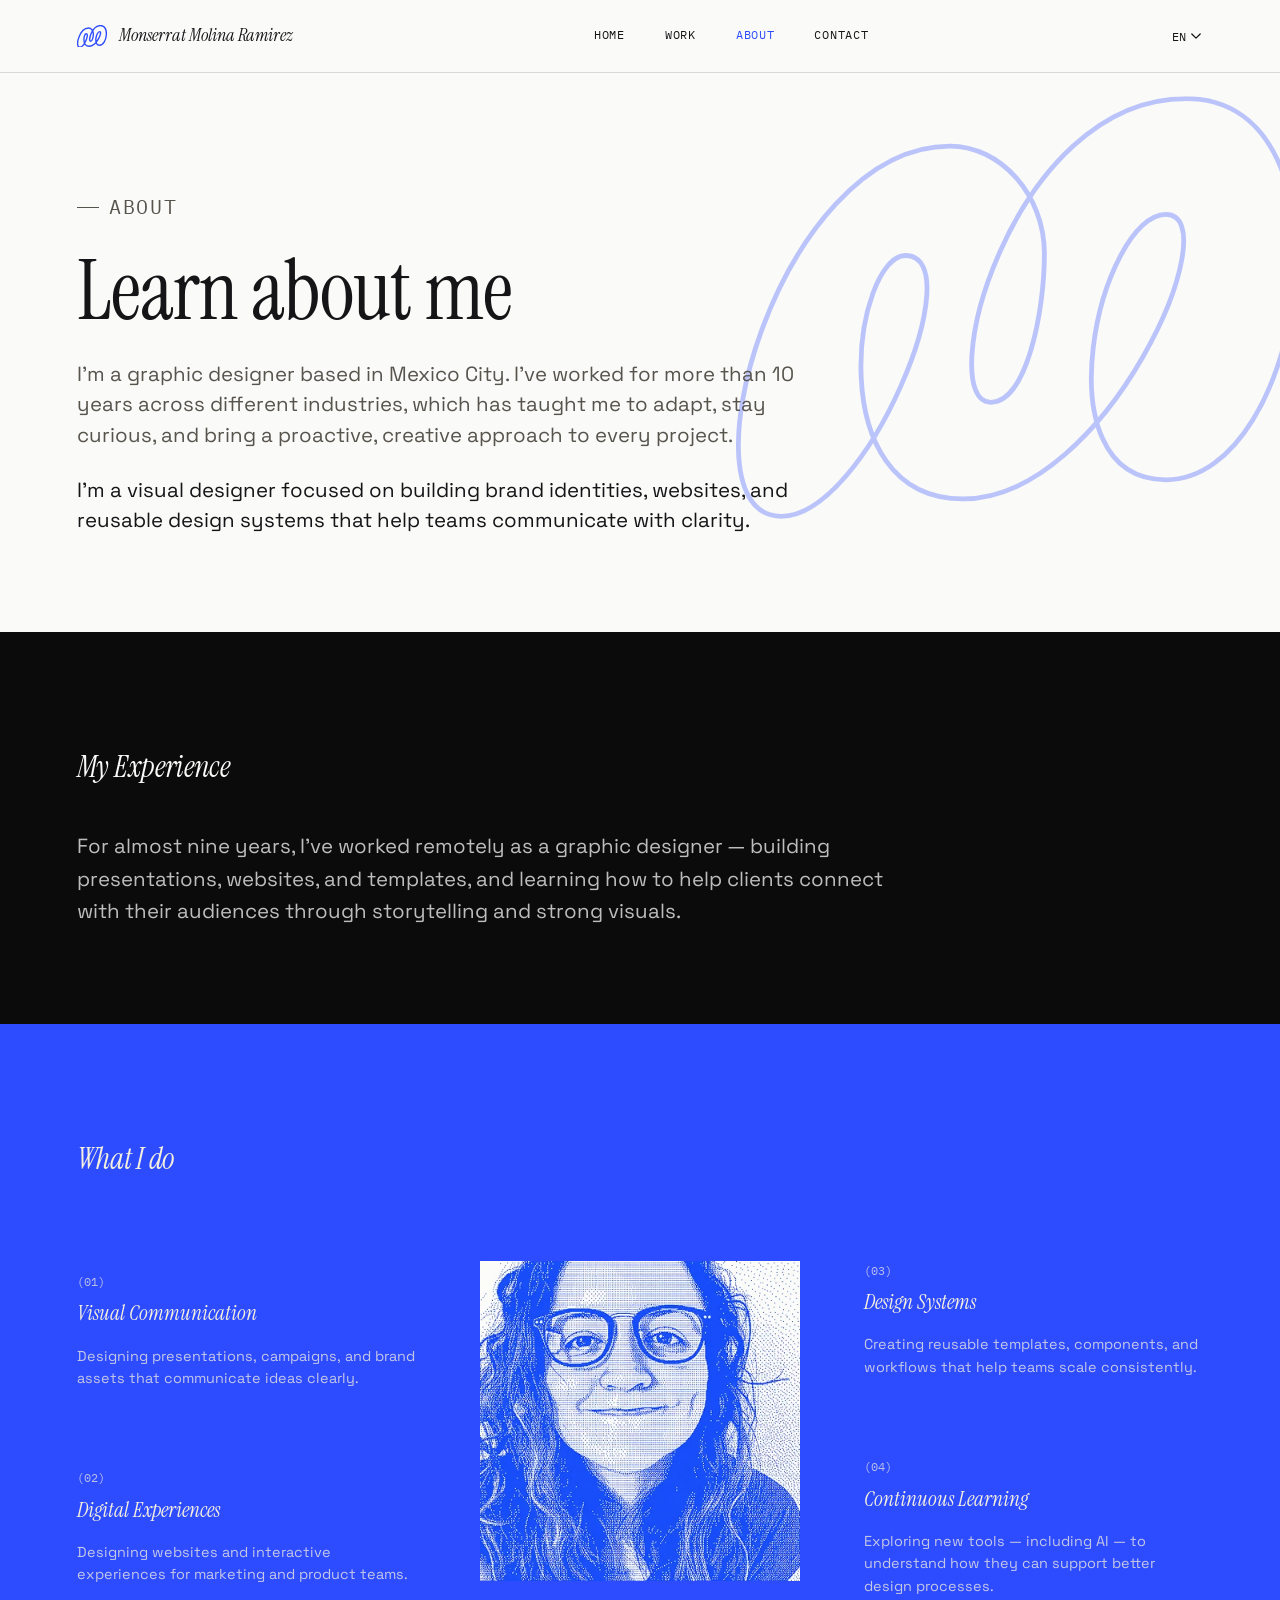
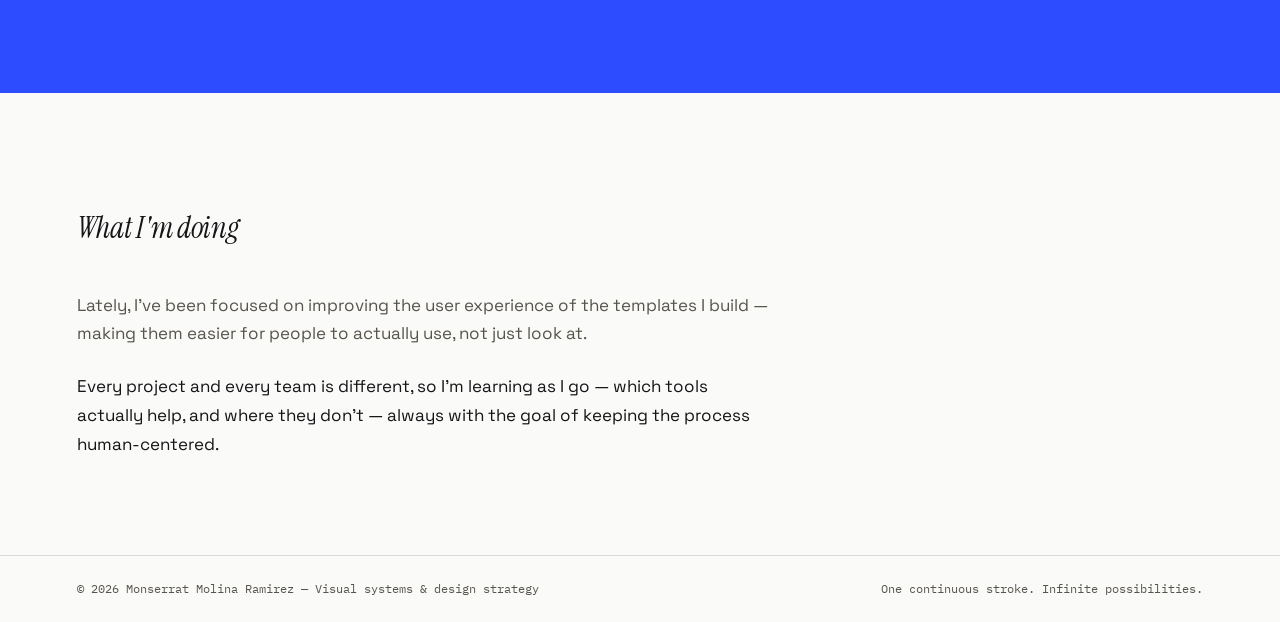
<file: about.html>
<!DOCTYPE html>
<html lang="en">
<head>
<meta charset="UTF-8">
<meta name="viewport" content="width=device-width, initial-scale=1.0">
<meta name="theme-color" content="#2E4CFF">
<title>About Monserrat Molina Ramirez — Visual Designer in Mexico</title>
<meta name="description" content="About Monserrat Molina Ramirez — visual designer based in Mexico City, working across brand identity, digital experiences, and design systems.">
<link rel="canonical" href="https://monmolina.com/about.html">
<link rel="alternate" hreflang="en" href="https://monmolina.com/about.html">
<link rel="alternate" hreflang="es" href="https://monmolina.com/es/about.html">
<link rel="alternate" hreflang="x-default" href="https://monmolina.com/about.html">
<meta property="og:type" content="profile">
<meta property="og:site_name" content="Monserrat Molina Ramirez">
<meta property="og:locale" content="en_US">
<meta property="og:locale:alternate" content="es_MX">
<meta property="og:title" content="About Monserrat Molina Ramirez — Visual Designer in Mexico">
<meta property="og:description" content="About Monserrat Molina Ramirez — visual designer based in Mexico City, working across brand identity, digital experiences, and design systems.">
<meta property="og:image" content="https://monmolina.com/assets/images/Open%20Graph.png">
<meta property="og:image:width" content="1200">
<meta property="og:image:height" content="630">
<meta property="og:image:alt" content="About Monserrat Molina Ramirez — Visual Designer in Mexico">
<meta property="og:url" content="https://monmolina.com/about.html">
<meta name="twitter:card" content="summary_large_image">
<meta name="twitter:title" content="About Monserrat Molina Ramirez — Visual Designer in Mexico">
<meta name="twitter:description" content="About Monserrat Molina Ramirez — visual designer based in Mexico City, working across brand identity, digital experiences, and design systems.">
<meta name="twitter:image" content="https://monmolina.com/assets/images/Open%20Graph.png">
<link rel="icon" href="/favicon.ico" sizes="any">
<link rel="icon" type="image/svg+xml" href="assets/favicons/favicon_light.svg">
<link rel="icon" type="image/svg+xml" href="assets/favicons/favicon_light.svg" media="(prefers-color-scheme: light)">
<link rel="icon" type="image/svg+xml" href="assets/favicons/favicon_dark.svg" media="(prefers-color-scheme: dark)">
<link rel="icon" type="image/png" sizes="32x32" href="assets/favicons/favicon-32x32.png">
<link rel="icon" type="image/png" sizes="16x16" href="assets/favicons/favicon-16x16.png">
<link rel="apple-touch-icon" sizes="180x180" href="assets/favicons/apple-touch-icon.png">
<link rel="manifest" href="/site.webmanifest">
<link rel="preconnect" href="https://fonts.googleapis.com">
<link rel="preconnect" href="https://fonts.gstatic.com" crossorigin>
<link href="https://fonts.googleapis.com/css2?family=Instrument+Serif:ital@0;1&family=Space+Grotesk:wght@300..700&family=IBM+Plex+Mono:ital,wght@0,400;0,500;1,400&display=swap" rel="stylesheet">
<style>
/* ============ TOKENS ============ */
:root{
  --paper: #FAFAF8;
  --paper-shade: #F1EEE6;
  --ink: #151417;
  --ink-soft: #57544D;
  --blue: #2E4CFF;
  --blue-deep: #1A2FBF;
  --black: #0B0B0C;
  --sky: #90D5FB;
  --lime: #C3EE71;
  --coral: #FF6A5B;
  --mustard: #FFD53B;
  --sage: #779861;
  --purple: #A450EE;
  --cream: #F5F0DE;
  --line: rgba(21,20,23,0.14);
  --line-soft: rgba(21,20,23,0.08);
  --on-dark: rgba(250,250,248,0.86);
  --on-dark-soft: rgba(250,250,248,0.55);

  --s1: 8px; --s2: 16px; --s3: 24px; --s4: 40px; --s5: 64px; --s6: 96px; --s7: 160px;

  --margin: clamp(24px, 6vw, 120px);
  --gutter: 24px;
  --maxw: 1280px;

  --serif: 'Instrument Serif', Georgia, serif;
  --sans: 'Space Grotesk', -apple-system, BlinkMacSystemFont, sans-serif;
  --mono: 'IBM Plex Mono', ui-monospace, monospace;

  --fs-hero: clamp(2.9rem, 6.6vw, 6.4rem);
  --fs-h1: clamp(2.2rem, 4.4vw, 3.6rem);
  --fs-h2: clamp(1.5rem, 2.6vw, 2.15rem);
  --fs-lead: clamp(1.15rem, 1.6vw, 1.5rem);
  --fs-body: 1.0625rem;
  --fs-small: 0.9rem;
  --fs-cap: 0.75rem;

  --ease: cubic-bezier(.22,.61,.16,1);
}

@media (prefers-reduced-motion: reduce){
  *{ animation-duration: 0.001ms !important; animation-iteration-count: 1 !important; transition-duration: 0.001ms !important; scroll-behavior: auto !important; }
}

*{ box-sizing: border-box; margin:0; padding:0; }
html{ scroll-behavior: smooth; }
body{
  background: var(--paper);
  color: var(--ink);
  font-family: var(--sans);
  font-size: var(--fs-body);
  line-height: 1.5;
  -webkit-font-smoothing: antialiased;
  overflow-x: hidden;
}
img,svg{ display:block; max-width:100%; }
a{ color: inherit; text-decoration: none; }
p{ text-wrap: pretty; }
.container{ max-width: var(--maxw); margin: 0 auto; padding-inline: var(--margin); }
.grid{ display:grid; grid-template-columns: repeat(12, 1fr); column-gap: var(--gutter); }

@media (max-width: 1024px){ .grid{ grid-template-columns: repeat(8, 1fr); } }
@media (max-width: 640px){ .grid{ grid-template-columns: repeat(4, 1fr); } }

section{ position: relative; }

/* ============ TYPE HELPERS ============ */
.eyebrow{
  font-family: var(--mono); font-size: var(--fs-cap); letter-spacing: 0.09em; text-transform: uppercase;
  color: var(--ink-soft); display:flex; align-items:center; gap: 10px;
}
.eyebrow::before{ content:''; width: 22px; height: 1px; background: var(--ink-soft); display:inline-block; }
.eyebrow.on-dark{ color: var(--on-dark-soft); }
.eyebrow.on-dark::before{ background: var(--on-dark-soft); }
h1,h2,h3{ font-family: var(--serif); font-weight: 400; letter-spacing: -0.01em; text-wrap: balance; }
.lead{ font-size: var(--fs-lead); line-height: 1.45; color: var(--ink-soft); font-weight: 400; }
.rule{ height:1px; background: var(--line); border:none; width:100%; }
.mono-cap{ font-family: var(--mono); font-size: var(--fs-cap); letter-spacing: 0.06em; text-transform: uppercase; color: var(--ink-soft); }

/* ============ REVEAL ============ */
[data-reveal]{ opacity: 0; transform: translateY(22px); transition: opacity 0.9s var(--ease), transform 0.9s var(--ease); }
[data-reveal].in-view{ opacity: 1; transform: translateY(0); }
[data-reveal="fade"]{ transform: none; }

/* ============ NAV ============ */
.nav{ position: fixed; top:0; left:0; right:0; z-index: 100; background: var(--paper); border-bottom: 1px solid var(--line); transition: transform 0.5s var(--ease); }
.nav.hide{ transform: translateY(-100%); }
.nav-inner{ max-width: var(--maxw); margin: 0 auto; padding-inline: var(--margin); height: 72px; display:flex; align-items:center; justify-content: space-between; }
.brand{ display:flex; align-items:center; gap: 12px; }
.brand .mark{ width: 30px; height: auto; }
.brand .mark path{ stroke: var(--blue); }
.wordmark{ font-family: var(--serif); font-style: italic; font-size: 1.15rem; }
.nav-links{ display:flex; gap: var(--s4); font-family: var(--mono); font-size: var(--fs-cap); letter-spacing: 0.06em; text-transform: uppercase; }
.nav-links a{ position:relative; padding-bottom: 2px; }
.nav-links a::after{ content:''; position:absolute; left:0; bottom:-2px; width:0; height:1px; background: var(--coral); transition: width 0.35s var(--ease); }
.nav-links a:hover::after{ width:100%; }
.nav-links a:hover{ color: var(--coral); }

.nav-controls{ display:flex; align-items:center; gap: var(--s3); }
.lang-switch{ position:relative; }
.lang-btn{ display:flex; align-items:center; gap:4px; font-family: var(--mono); font-size: var(--fs-cap); letter-spacing:0.06em; text-transform:uppercase; background:none; border:none; cursor:pointer; color:var(--ink); padding:4px 2px; }
.lang-btn:hover{ color:var(--blue); }
.lang-chevron{ transition: transform 0.25s var(--ease); }
.lang-switch.open .lang-chevron{ transform: rotate(180deg); }
.lang-menu{ position:absolute; top: calc(100% + 10px); right:0; background:var(--paper); border:1px solid var(--line); min-width:130px; list-style:none; box-shadow: 0 8px 24px rgba(21,20,23,0.12); opacity:0; visibility:hidden; transform: translateY(-6px); transition: opacity 0.2s var(--ease), transform 0.2s var(--ease), visibility 0.2s; z-index:110; }
.lang-switch.open .lang-menu{ opacity:1; visibility:visible; transform:translateY(0); }
.lang-menu li{ font-family: var(--mono); font-size: var(--fs-cap); letter-spacing:0.06em; text-transform:uppercase; padding:10px 14px; cursor:pointer; }
.lang-menu li:hover{ background: var(--paper-shade); color:var(--blue); }
.lang-menu li[aria-selected="true"]{ color: var(--blue); }

.menu-toggle{ display:none; flex-direction:column; justify-content:center; gap:5px; width:32px; height:32px; background:none; border:none; cursor:pointer; padding:0; flex-shrink:0; }
.menu-toggle span{ display:block; width:100%; height:1.5px; background:var(--ink); transition: transform 0.3s var(--ease), opacity 0.3s var(--ease); }
.menu-toggle.open span:nth-child(1){ transform: translateY(6.5px) rotate(45deg); }
.menu-toggle.open span:nth-child(2){ opacity:0; }
.menu-toggle.open span:nth-child(3){ transform: translateY(-6.5px) rotate(-45deg); }

@media (max-width: 640px){
  .menu-toggle{ display:flex; }
  .nav-links{
    display:flex; position:absolute; top:100%; left:0; right:0; flex-direction:column; gap:0;
    background:var(--paper); border-bottom:1px solid var(--line);
    max-height:0; overflow:hidden; opacity:0; pointer-events:none;
    transition: max-height 0.35s var(--ease), opacity 0.25s var(--ease);
  }
  .nav-links.open{ max-height: 320px; opacity:1; pointer-events:auto; }
  .nav-links a{ padding: var(--s3) var(--margin); border-top:1px solid var(--line); }
  .nav-links a:first-child{ border-top:none; }
}

/* ============ FOLIO ============ */

/* ============ LINE MOTIF / DIVIDERS ============ */
.stroke-divider{ width:100%; display:flex; justify-content:center; padding: var(--s5) 0; }
.stroke-divider svg{ width: min(300px, 55%); height:auto; }
.stroke-divider path{ stroke: var(--ink); opacity: 0.28; }
.stroke-divider.blue path{ stroke: var(--blue); opacity: 0.6; }
.stroke-divider.flip svg{ transform: scaleY(-1) rotate(2deg); }

/* ============ POSTER BLOCKS (signature richness) ============ */
.poster-row{ display:grid; grid-template-columns: 1.1fr 0.9fr 1fr; gap: 1px; background: var(--ink); }
.poster{ position:relative; aspect-ratio: 4/5; overflow:hidden; display:flex; flex-direction:column; justify-content:flex-end; padding: var(--s4); }
.poster svg{ position:absolute; inset:0; width:100%; height:100%; }
.poster .p-label{ position:relative; z-index:2; font-family: var(--mono); font-size: var(--fs-cap); letter-spacing:0.06em; text-transform:uppercase; }
.poster-blue{ background: var(--blue); color: var(--cream); }
.poster-black{ background: var(--black); color: var(--on-dark); }
.poster-sky{ background: var(--sky); color: var(--black); }
.poster-cream{ background: var(--cream); color: var(--ink); }
.poster-stack{ position:relative; z-index:2; font-family: var(--serif); font-style: italic; font-size: clamp(2.2rem, 4vw, 3.6rem); line-height: 0.92; }
@media (max-width: 900px){ .poster-row{ grid-template-columns: 1fr; } .poster{ aspect-ratio: 16/10; } }

/* ============ SECTION HEADS ============ */
.section-head{ grid-column: 1 / 13; margin-bottom: var(--s5); }
.section-head h2{ font-size: var(--fs-h1); margin-top: var(--s2); max-width: 18ch; }
@media (max-width: 640px){ .section-head{ grid-column: 1 / 5; } }

/* ============ WORK ============ */
.work{ padding-block: var(--s6); }
.project{ grid-column: 1 / 13; margin-bottom: var(--s7); }
.project:last-child{ margin-bottom: 0; }
.project-row{ display:grid; grid-template-columns: repeat(12, 1fr); column-gap: var(--gutter); align-items: end; }
.project-visual{ grid-column: 1 / 9; aspect-ratio: 16/10.5; position:relative; overflow:hidden; }
.project.alt .project-visual{ grid-column: 5 / 13; order:2; }
.project-visual svg{ width:100%; height:100%; }
.grain{ position:absolute; inset:0; opacity: 0.4; mix-blend-mode: multiply; pointer-events:none; }
.project-text{ grid-column: 9 / 13; padding-bottom: var(--s4); }
.project.alt .project-text{ grid-column: 1 / 5; order:1; align-self:end; }
.project-text .num{ font-family: var(--mono); font-size: var(--fs-cap); color: var(--ink-soft); }
.project-text h3{ font-size: var(--fs-h2); margin-top: var(--s2); font-style: italic; }
.project-text p{ margin-top: var(--s2); color: var(--ink-soft); font-size: var(--fs-small); line-height:1.55; }
.tags{ margin-top: var(--s3); display:flex; gap: var(--s2); flex-wrap:wrap; }
.tags span{ font-family: var(--mono); font-size: 0.7rem; letter-spacing: 0.05em; text-transform: uppercase; border: 1px solid var(--line); padding: 5px 10px; color: var(--ink-soft); }
.view-case{ display:inline-flex; align-items:center; gap: 8px; margin-top: var(--s3); font-family: var(--mono); font-size: var(--fs-cap); letter-spacing:0.05em; text-transform:uppercase; color: var(--blue); border-bottom: 1px solid var(--blue); padding-bottom: 3px; width: fit-content; }
.view-case:hover{ color: var(--coral); border-color: var(--coral); }
.view-case svg{ width: 14px; height:14px; }

@media (max-width: 1024px){
  .project-visual, .project.alt .project-visual{ grid-column: 1 / 9; order:1; }
  .project-text, .project.alt .project-text{ grid-column: 1 / 9; order:2; margin-top: var(--s3); }
}
@media (max-width: 640px){
  .project-row{ grid-template-columns: repeat(4,1fr); }
  .project-visual, .project.alt .project-visual, .project-text, .project.alt .project-text{ grid-column: 1 / 5; }
}

/* ============ PHILOSOPHY ============ */
.philosophy{ padding-block: var(--s6); background: var(--black); color: var(--paper); }
.philosophy .grid{ align-items:start; }
.philosophy-text{ grid-column: 3 / 10; }
.philosophy h2{ font-size: var(--fs-h1); margin-top: var(--s3); }
.philosophy p{ margin-top: var(--s4); font-size: var(--fs-lead); line-height: 1.6; color: rgba(250,250,248,0.82); max-width: 46ch; }
.philosophy blockquote{ font-family: var(--serif); font-style: italic; font-size: clamp(1.6rem, 3vw, 2.4rem); color: #93A6FF; margin-block: var(--s5); line-height: 1.3; max-width: 22ch; }
@media (max-width: 1024px){ .philosophy-text{ grid-column: 1 / 9; } }
@media (max-width: 640px){ .philosophy-text{ grid-column: 1 / 5; } }

.flow{ grid-column: 1 / 13; margin-top: var(--s6); display:flex; align-items:center; justify-content: space-between; gap: var(--s2); flex-wrap: wrap; }
.flow-step{ display:flex; flex-direction:column; align-items:center; gap: var(--s2); text-align:center; width: 100px; }
.flow-step .dot{ width: 46px; height:46px; border-radius:50%; border: 1px solid rgba(250,250,248,0.35); display:flex; align-items:center; justify-content:center; font-family: var(--mono); font-size: 0.7rem; }
.flow-step .label{ font-family: var(--mono); font-size: 0.68rem; letter-spacing:0.05em; text-transform:uppercase; color: rgba(250,250,248,0.6); }
.flow-connector{ flex:1; min-width: 30px; height: 30px; }
.flow-connector path{ stroke: rgba(250,250,248,0.35); fill:none; stroke-width:1.5; }
@media (max-width: 780px){ .flow{ display:none; } }

/* ============ EXPERIMENTS ============ */
.more-work{ padding-block: var(--s6); background: var(--paper-shade); }
.work-grid{ grid-column: 1/13; display:grid; grid-template-columns: repeat(3, 1fr); column-gap: var(--gutter); row-gap: var(--s5); }
.work-card{ display:block; background: var(--paper); border: 1px solid var(--line); padding: var(--s3); transition: border-color 0.3s var(--ease); }
a.work-card:hover{ border-color: var(--blue); }
.work-thumb{ aspect-ratio: 4/3; margin-bottom: var(--s2); overflow:hidden; background: #E4E0D4; }
.work-thumb img{ width:100%; height:100%; object-fit:cover; display:block; }
.work-thumb-placeholder{ display:flex; align-items:center; justify-content:center; font-family: var(--mono); font-size: 0.7rem; letter-spacing:0.05em; color:#9A9484; }
.work-card h4{ font-family: var(--serif); font-style: italic; font-size: 1.15rem; font-weight:400; margin-top: 4px; }
.behance-link{ display:inline-flex; align-items:center; gap:6px; margin-top: var(--s2); font-family: var(--mono); font-size: 0.7rem; letter-spacing:0.05em; text-transform:uppercase; color: var(--blue); }
.behance-link svg{ width:12px; height:12px; }
@media (max-width: 1024px){ .work-grid{ grid-template-columns: repeat(2,1fr); } }
@media (max-width: 640px){ .work-grid{ grid-template-columns: repeat(1,1fr); } }

/* ============ NOTES ============ */
.notes{ padding-block: var(--s6); }
.note{ grid-column: 1/13; display:grid; grid-template-columns: repeat(12,1fr); column-gap: var(--gutter); padding-block: var(--s4); border-top: 1px solid var(--line); }
.notes-list .note:last-child{ border-bottom: 1px solid var(--line); }
.note .date{ grid-column: 1/3; font-family: var(--mono); font-size: var(--fs-cap); color: var(--ink-soft); padding-top: 4px; }
.note .title{ grid-column: 3/9; font-family: var(--serif); font-style: italic; font-size: 1.5rem; }
.note .excerpt{ grid-column: 9/13; font-size: var(--fs-small); color: var(--ink-soft); line-height:1.55; }
@media (max-width: 1024px){ .note{ grid-template-columns: repeat(8,1fr); row-gap: var(--s2); } .note .date{ grid-column: 1/4; } .note .title{ grid-column: 1/9; } .note .excerpt{ grid-column: 1/9; } }
@media (max-width: 640px){ .note{ grid-template-columns: repeat(4,1fr); } .note .date, .note .title, .note .excerpt{ grid-column: 1/5; } }

.reading{ grid-column: 1/13; margin-top: var(--s5); }
.reading-list{ display:flex; flex-wrap:wrap; gap: var(--s2) var(--s5); margin-top: var(--s3); }
.reading-list li{ list-style:none; font-family: var(--mono); font-size: var(--fs-small); }
.reading-list li span{ display:block; color: var(--ink-soft); font-size: var(--fs-cap); margin-top: 2px; }

/* ============ CONTACT ============ */
.contact{ padding-block: var(--s7) var(--s6); }
.contact-inner{ grid-column: 1/13; text-align:left; }
.contact h2{ font-size: var(--fs-h1); max-width: 13ch; }
.contact-email{ display:inline-block; margin-top: var(--s5); font-family: var(--serif); font-style: italic; font-size: clamp(1.8rem,3.4vw,2.8rem); color: var(--blue); border-bottom: 1.5px solid var(--blue); padding-bottom: 6px; transition: color 0.3s ease, border-color 0.3s ease; }
.contact-email:hover{ color: var(--coral); border-color: var(--coral); }
.contact-links{ margin-top: var(--s6); display:flex; gap: var(--s5); flex-wrap:wrap; font-family: var(--mono); font-size: var(--fs-small); }
.contact-links a{ border-bottom: 1px solid var(--line); padding-bottom: 2px; }
.contact-links a:hover{ color: var(--blue); border-color: var(--blue); }

footer{ border-top: 1px solid var(--line); padding-block: var(--s3); }
.footer-inner{ display:flex; justify-content: space-between; flex-wrap:wrap; gap: var(--s2); font-family: var(--mono); font-size: var(--fs-cap); color: var(--ink-soft); }

:focus-visible{ outline: 2px solid var(--blue); outline-offset: 3px; }

/* ============ CASE STUDY PAGES ============ */
.cs-hero{ padding-top: calc(72px + var(--s5)); padding-bottom: var(--s5); position:relative; overflow:hidden; }
.cs-hero.on-blue{ background: var(--blue); color: var(--cream); }
.cs-hero.on-black{ background: var(--black); color: var(--on-dark); }
.cs-hero.on-sky{ background: var(--sky); color: var(--black); }
.cs-hero-bg{ position:absolute; inset:0; opacity:0.35; z-index:0; }
.cs-hero-inner{ position:relative; z-index:1; }
.back-link{ font-family: var(--mono); font-size: var(--fs-cap); letter-spacing:0.06em; text-transform:uppercase; display:inline-flex; align-items:center; gap:8px; opacity:0.8; }
.back-link:hover{ opacity:1; }
.cs-hero h1{ font-size: clamp(2.6rem, 5.6vw, 5.2rem); margin-top: var(--s3); max-width: 16ch; line-height:1.03; }
.cs-hero .cs-sub{ margin-top: var(--s3); font-size: var(--fs-lead); max-width: 46ch; opacity:0.85; }
.cs-meta-row{ margin-top: var(--s6); display:flex; flex-wrap:wrap; gap: var(--s5); font-family: var(--mono); font-size: var(--fs-cap); }
.cs-meta-row .m{ opacity:0.65; display:block; margin-bottom:4px; }

.cs-section{ padding-block: var(--s6); }
.cs-section.shade{ background: var(--paper-shade); }
.cs-label{ grid-column: 1/3; }
.cs-label .n{ font-family: var(--mono); font-size: var(--fs-cap); color: var(--ink-soft); }
.cs-label h3{ font-size: 1.6rem; font-style: italic; margin-top: var(--s2); }
.cs-body{ grid-column: 4/11; }
.cs-body p{ font-size: var(--fs-body); line-height: 1.7; color: var(--ink-soft); margin-bottom: var(--s3); max-width: 66ch; }
.cs-body p:last-child{ margin-bottom:0; }
.cs-body ul{ margin-top: var(--s3); padding-left: 1.1em; }
.cs-body li{ color: var(--ink-soft); line-height:1.6; margin-bottom: var(--s2); max-width: 62ch; }
.cs-body li b{ color: var(--ink); font-weight: 500; }
.cs-body blockquote{ font-family: var(--serif); font-style: italic; font-size: clamp(1.35rem,2vw,1.8rem); color: var(--blue); margin-block: var(--s4); max-width: 24ch; line-height:1.35; }
@media (max-width: 1024px){ .cs-label{ grid-column: 1/9; margin-bottom: var(--s2);} .cs-body{ grid-column: 1/9; } }
@media (max-width: 640px){ .cs-label{ grid-column: 1/5; } .cs-body{ grid-column: 1/5; } }

.cs-gallery{ grid-column: 1/13; display:grid; grid-template-columns: repeat(12,1fr); gap: var(--gutter); margin-top: var(--s5); }
.cs-gallery .g1{ grid-column: 1/8; aspect-ratio: 16/10; }
.cs-gallery .g2{ grid-column: 8/13; aspect-ratio: 3/4; transform: translateY(var(--s4)); }
.cs-gallery .g3{ grid-column: 1/6; aspect-ratio: 4/3; }
.cs-gallery .g4{ grid-column: 6/13; aspect-ratio: 16/9; }
.cs-gallery svg{ width:100%; height:100%; }
.cs-gallery figure{ overflow:hidden; position:relative; background: var(--paper-shade); }
.cs-gallery figcaption{ position:absolute; left:12px; bottom:12px; z-index:2; font-family: var(--mono); font-size: 0.68rem; letter-spacing:0.04em; text-transform:uppercase; background: var(--paper); padding: 4px 8px; }
@media (max-width: 1024px){ .cs-gallery .g1,.g2,.g3,.g4{ grid-column: 1/9; transform:none; } }
@media (max-width: 640px){ .cs-gallery .g1,.g2,.g3,.g4{ grid-column: 1/5; } }

.cs-next{ padding-block: var(--s7) var(--s6); }
.cs-next a{ display:block; }
.cs-next .eyebrow{ margin-bottom: var(--s2); }
.cs-next h2{ font-size: var(--fs-h1); transition: color 0.3s ease; }
.cs-next a:hover h2{ color: var(--blue); }


.about-intro{ padding-top: calc(72px + var(--s6)); padding-bottom: var(--s6); position:relative; overflow:hidden; }
.about-intro .container{ position:relative; z-index:1; }
.about-intro-content{ grid-column: 1/9; }
.about-intro-content h1{ font-size: var(--fs-hero); line-height:1.04; max-width:14ch; margin-top: var(--s3); }
.about-intro-content p{ margin-top: var(--s3); font-size: var(--fs-lead); line-height:1.5; color: var(--ink-soft); max-width: 56ch; }
.about-intro-content p:last-of-type{ color: var(--ink); }
.about-mark{ position:absolute; top:50%; right:-1.5%; width:min(44%, 620px); transform:translateY(-52%); opacity:0.3; z-index:0; pointer-events:none; }
@media (max-width: 1024px){ .about-mark{ display:none; } .about-intro-content{ grid-column: 1/9; } }

.my-experience{ padding-block: var(--s6); background: var(--black); color: var(--paper); }
.my-experience .label{ grid-column: 1/13; margin-bottom: var(--s4); }
.my-experience h2{ font-size: 1.9rem; font-style:italic; margin-top: var(--s2); color: var(--paper); }
.my-experience p{ grid-column: 1/13; font-size: var(--fs-lead); line-height:1.6; color: rgba(250,250,248,0.75); max-width: 62ch; }

.what-doing{ padding-block: var(--s6); }
.what-doing .label{ grid-column: 1/13; margin-bottom: var(--s4); }
.what-doing h2{ font-size: 1.9rem; font-style:italic; margin-top: var(--s2); }
.what-doing p{ grid-column: 1/13; font-size: var(--fs-body); line-height:1.7; color: var(--ink-soft); max-width: 66ch; margin-bottom: var(--s3); }
.what-doing p:last-child{ color: var(--ink); margin-bottom:0; }

.what-i-do{ padding-block: var(--s6); background: var(--blue); color: var(--cream); }
.what-i-do .label{ grid-column: 1/13; margin-bottom: var(--s5); }
.what-i-do h2{ font-size: 1.9rem; font-style:italic; margin-top: var(--s2); color: var(--cream); }
.stage-flow{ grid-column: 1/13; display:grid; grid-template-columns: 1fr auto 1fr; column-gap: var(--s5); align-items:center; }
.stage-col{ display:flex; flex-direction:column; gap: var(--s5); }
.stage-portrait{ width: 320px; height: 320px; overflow:hidden; justify-self:center; }
.stage-portrait img{ width:100%; height:100%; object-fit:cover; display:block; }
.stage-card .stage-num{ font-family: var(--mono); font-size: var(--fs-cap); color: var(--cream); opacity:0.7; }
.stage-card h4{ font-family: var(--serif); font-style:italic; font-size:1.3rem; font-weight:400; margin-top:6px; color: var(--cream); }
.stage-card p{ margin-top: var(--s2); font-size: var(--fs-small); line-height:1.55; color: rgba(245,240,222,0.75); }
@media (max-width: 1024px){ .stage-flow{ grid-template-columns: 1fr; row-gap: var(--s5); } .stage-portrait{ order:-1; width:240px; height:240px; } .stage-col{ flex-direction:row; flex-wrap:wrap; gap: var(--s4); } .stage-card{ flex:1; min-width:220px; } }
@media (max-width: 640px){ .stage-col{ flex-direction:column; } }
</style>
<script type="application/ld+json">
{
  "@context": "https://schema.org",
  "@type": "ProfilePage",
  "mainEntity": {
    "@type": "Person",
    "@id": "https://monmolina.com/#person",
    "name": "Monserrat Molina Ramirez",
    "url": "https://monmolina.com/",
    "image": "https://monmolina.com/assets/images/webp/me.webp",
    "jobTitle": "Visual Designer",
    "description": "Graphic and visual designer based in Mexico City, working across brand identity, digital experiences, and design systems.",
    "address": { "@type": "PostalAddress", "addressLocality": "Mexico City", "addressCountry": "MX" },
    "sameAs": [
      "https://www.behance.net/tarresnom",
      "https://www.linkedin.com/in/monserrat-molina-ramirez/"
    ]
  }
}
</script>
</head>
<body>

<nav class="nav" id="nav">
  <div class="nav-inner">
    <a href="index.html" class="brand">
      <svg class="mark" viewBox="0 0 305 232" fill="none" xmlns="http://www.w3.org/2000/svg" aria-hidden="true">
        <path d="M117.015 30.9328C143.392 30.9328 166.567 56.3497 166.567 87.5243C166.567 118.699 156.979 165.694 138.509 165.694C107.733 165.694 148.581 6 240.89 6C333.199 6 303.392 206.456 230.343 206.456C162.728 206.456 196.298 66.9054 230.343 66.9054C264.387 66.9054 199.627 216.528 123.885 216.528C48.1443 216.528 67.1412 88.4839 93.679 88.4839C129.168 88.4839 73.5357 225.64 28.4596 225.64C-26.7731 225.64 26.379 30.9413 117.015 30.9413V30.9328Z" stroke-width="14" stroke-linecap="round" stroke-linejoin="round"/>
      </svg>
      <span class="wordmark">Monserrat Molina Ramirez</span>
    </a>
    <div class="nav-links" id="navLinks">
      <a href="index.html" data-i18n="nav_home">Home</a>
      <a href="index.html#work" data-i18n="nav_work">Work</a>
      <a href="about.html" style="color:var(--blue)" data-i18n="nav_about">About</a>
      <a href="index.html#contact" data-i18n="nav_contact">Contact</a>
    </div>
    <div class="nav-controls">
      <div class="lang-switch" id="langSwitch">
        <button type="button" class="lang-btn" id="langBtn" aria-haspopup="listbox" aria-expanded="false">
          <span id="langBtnLabel">EN</span>
          <svg class="lang-chevron" viewBox="0 0 12 8" width="10" height="7" aria-hidden="true"><path d="M1 1L6 6L11 1" stroke="currentColor" stroke-width="1.5" fill="none" stroke-linecap="round" stroke-linejoin="round"/></svg>
        </button>
        <ul class="lang-menu" id="langMenu" role="listbox">
          <li role="option" data-lang="en" data-href="about.html" aria-selected="true">EN</li>
          <li role="option" data-lang="es" data-href="es/about.html" aria-selected="false">ES</li>
        </ul>
      </div>
      <button type="button" class="menu-toggle" id="menuToggle" aria-expanded="false" aria-controls="navLinks" aria-label="Menu">
        <span></span><span></span><span></span>
      </button>
    </div>
  </div>
</nav>

<main id="top">

<!-- ============ INTRO ============ -->
<section class="about-intro" id="about" data-section="about">
  <svg class="about-mark" viewBox="0 0 617 463" xmlns="http://www.w3.org/2000/svg" aria-hidden="true">
    <path class="draw-path" d="M234.417 54.5655C289.49 54.5655 337.877 107.513 337.877 172.456C337.877 237.398 317.858 335.297 279.294 335.297C215.037 335.297 300.324 2.62604 493.057 2.62604C685.791 2.62604 623.556 420.211 471.036 420.211C329.862 420.211 399.953 129.503 471.036 129.503C542.117 129.503 406.904 441.193 248.761 441.193C90.6203 441.193 130.284 174.455 185.693 174.455C259.791 174.455 143.635 460.175 49.5203 460.175C-65.801 460.175 45.1762 54.5832 234.417 54.5832V54.5655Z" stroke="#2E4CFF" stroke-width="5.25208" fill="none" stroke-linecap="round" stroke-linejoin="round"/>
  </svg>
  <div class="container grid">
    <div class="about-intro-content">
      <p class="eyebrow" data-i18n="about_eyebrow">About</p>
      <h1 data-i18n="about_title">Learn about me</h1>
      <p data-i18n="about_p1">I'm a graphic designer based in Mexico City. I've worked for more than 10 years across different industries, which has taught me to adapt, stay curious, and bring a proactive, creative approach to every project.</p>
      <p data-i18n="about_p2">I'm a visual designer focused on building brand identities, websites, and reusable design systems that help teams communicate with clarity.</p>
    </div>
  </div>
</section>

<!-- ============ MY EXPERIENCE ============ -->
<section class="my-experience" data-section="experience">
  <div class="container grid">
    <div class="label" data-reveal>
      <h2 data-i18n="experience_title">My Experience</h2>
    </div>
    <p data-reveal data-i18n="experience_body">For almost nine years, I've worked remotely as a graphic designer — building presentations, websites, and templates, and learning how to help clients connect with their audiences through storytelling and strong visuals.</p>
  </div>
</section>

<!-- ============ WHAT I DO (flow) ============ -->
<section class="what-i-do" data-section="flow">
  <div class="container grid">
    <div class="label" data-reveal>
      <h2 data-i18n="whatido_title">What I do</h2>
    </div>

    <div class="stage-flow" data-reveal>
      <div class="stage-col">
        <div class="stage-card">
          <p class="stage-num">(01)</p>
          <h4 data-i18n="stage1_title">Visual Communication</h4>
          <p data-i18n="stage1_body">Designing presentations, campaigns, and brand assets that communicate ideas clearly.</p>
        </div>
        <div class="stage-card">
          <p class="stage-num">(02)</p>
          <h4 data-i18n="stage2_title">Digital Experiences</h4>
          <p data-i18n="stage2_body">Designing websites and interactive experiences for marketing and product teams.</p>
        </div>
      </div>

      <div class="stage-portrait">
        <img src="assets/images/webp/me.webp" alt="Portrait of Monserrat Molina Ramirez">
      </div>

      <div class="stage-col">
        <div class="stage-card">
          <p class="stage-num">(03)</p>
          <h4 data-i18n="stage3_title">Design Systems</h4>
          <p data-i18n="stage3_body">Creating reusable templates, components, and workflows that help teams scale consistently.</p>
        </div>
        <div class="stage-card">
          <p class="stage-num">(04)</p>
          <h4 data-i18n="stage4_title">Continuous Learning</h4>
          <p data-i18n="stage4_body">Exploring new tools — including AI — to understand how they can support better design processes.</p>
        </div>
      </div>
    </div>
  </div>
</section>

<!-- ============ WHAT I'M DOING ============ -->
<section class="what-doing" data-section="doing">
  <div class="container grid">
    <div class="label" data-reveal>
      <h2 data-i18n="doing_title">What I'm doing</h2>
    </div>
    <p data-reveal data-i18n="doing_p1">Lately, I've been focused on improving the user experience of the templates I build — making them easier for people to actually use, not just look at.</p>
    <p data-reveal data-i18n="doing_p2">Every project and every team is different, so I'm learning as I go — which tools actually help, and where they don't — always with the goal of keeping the process human-centered.</p>
  </div>
</section>

</main>

<footer>
  <div class="container footer-inner">
    <span data-i18n="footer1">© 2026 Monserrat Molina Ramirez — Visual systems &amp; design strategy</span>
    <span data-i18n="footer2">One continuous stroke. Infinite possibilities.</span>
  </div>
</footer>

<script>
(function(){
  // ---------- i18n dictionary ----------
  var i18n = {
    en: {
      nav_home: "Home", nav_work: "Work", nav_about: "About", nav_contact: "Contact",
      about_eyebrow: "About",
      about_title: "Learn about me",
      about_p1: "I'm a graphic designer based in Mexico City. I've worked for more than 10 years across different industries, which has taught me to adapt, stay curious, and bring a proactive, creative approach to every project.",
      about_p2: "I'm a visual designer focused on building brand identities, websites, and reusable design systems that help teams communicate with clarity.",
      experience_title: "My Experience",
      experience_body: "For almost nine years, I've worked remotely as a graphic designer — building presentations, websites, and templates, and learning how to help clients connect with their audiences through storytelling and strong visuals.",
      whatido_title: "What I do",
      stage1_title: "Visual Communication",
      stage1_body: "Designing presentations, campaigns, and brand assets that communicate ideas clearly.",
      stage2_title: "Digital Experiences",
      stage2_body: "Designing websites and interactive experiences for marketing and product teams.",
      stage3_title: "Design Systems",
      stage3_body: "Creating reusable templates, components, and workflows that help teams scale consistently.",
      stage4_title: "Continuous Learning",
      stage4_body: "Exploring new tools — including AI — to understand how they can support better design processes.",
      doing_title: "What I'm doing",
      doing_p1: "Lately, I've been focused on improving the user experience of the templates I build — making them easier for people to actually use, not just look at.",
      doing_p2: "Every project and every team is different, so I'm learning as I go — which tools actually help, and where they don't — always with the goal of keeping the process human-centered.",
      footer1: "© 2026 Monserrat Molina Ramirez — Visual systems &amp; design strategy",
      footer2: "One continuous stroke. Infinite possibilities."
    },
    es: {
      nav_home: "Inicio", nav_work: "Trabajo", nav_about: "Acerca de", nav_contact: "Contacto",
      about_eyebrow: "Acerca de",
      about_title: "Conóceme",
      about_p1: "Soy diseñadora gráfica radicada en la Ciudad de México. He trabajado por más de 10 años en distintas industrias, lo que me ha enseñado a adaptarme, mantenerme curiosa y aportar un enfoque proactivo y creativo a cada proyecto.",
      about_p2: "Soy diseñadora visual enfocada en construir identidades de marca, sitios web y sistemas de diseño reutilizables que ayudan a los equipos a comunicarse con claridad.",
      experience_title: "Mi experiencia",
      experience_body: "Durante casi nueve años he trabajado de forma remota como diseñadora gráfica — creando presentaciones, sitios web y plantillas, y aprendiendo a ayudar a los clientes a conectar con sus audiencias a través del storytelling y visuales sólidos.",
      whatido_title: "Qué hago",
      stage1_title: "Comunicación visual",
      stage1_body: "Diseño presentaciones, campañas y activos de marca que comunican ideas con claridad.",
      stage2_title: "Experiencias digitales",
      stage2_body: "Diseño sitios web y experiencias interactivas para equipos de marketing y producto.",
      stage3_title: "Sistemas de diseño",
      stage3_body: "Creo plantillas, componentes y flujos de trabajo reutilizables que ayudan a los equipos a escalar de forma consistente.",
      stage4_title: "Aprendizaje continuo",
      stage4_body: "Explorando nuevas herramientas — incluyendo IA — para entender cómo pueden apoyar mejores procesos de diseño.",
      doing_title: "En qué estoy trabajando",
      doing_p1: "Últimamente me he enfocado en mejorar la experiencia de uso de las plantillas que construyo — haciéndolas más fáciles de usar de verdad, no solo de ver.",
      doing_p2: "Cada proyecto y cada equipo es diferente, así que voy aprendiendo sobre la marcha — qué herramientas realmente ayudan y cuáles no — siempre con el objetivo de mantener el proceso centrado en las personas.",
      footer1: "© 2026 Monserrat Molina Ramirez — Sistemas visuales y estrategia de diseño",
      footer2: "Un solo trazo continuo. Infinitas posibilidades."
    }
  };

  // ---------- Reveal on scroll ----------
  var revealEls = document.querySelectorAll('[data-reveal]');
  var io = new IntersectionObserver(function(entries){
    entries.forEach(function(e){
      if(e.isIntersecting){ e.target.classList.add('in-view'); io.unobserve(e.target); }
    });
  }, { threshold: 0.14, rootMargin: '0px 0px -40px 0px' });
  revealEls.forEach(function(el){ io.observe(el); });

  // ---------- Mobile menu toggle ----------
  var menuToggle = document.getElementById('menuToggle');
  var navLinksEl = document.getElementById('navLinks');
  if(menuToggle && navLinksEl){
    menuToggle.addEventListener('click', function(){
      var isOpen = navLinksEl.classList.toggle('open');
      menuToggle.classList.toggle('open', isOpen);
      menuToggle.setAttribute('aria-expanded', isOpen ? 'true' : 'false');
    });
    navLinksEl.querySelectorAll('a').forEach(function(a){
      a.addEventListener('click', function(){
        navLinksEl.classList.remove('open');
        menuToggle.classList.remove('open');
        menuToggle.setAttribute('aria-expanded', 'false');
      });
    });
  }

  // ---------- Language switcher ----------
  var langSwitch = document.getElementById('langSwitch');
  var langBtn = document.getElementById('langBtn');
  var langMenu = document.getElementById('langMenu');
  var langBtnLabel = document.getElementById('langBtnLabel');
  function setLang(lang){
    document.documentElement.setAttribute('lang', lang);
    document.querySelectorAll('[data-i18n]').forEach(function(el){
      var key = el.getAttribute('data-i18n');
      if(i18n[lang] && i18n[lang][key] != null) el.innerHTML = i18n[lang][key];
    });
    if(langBtnLabel) langBtnLabel.textContent = lang.toUpperCase();
    if(langMenu){
      langMenu.querySelectorAll('li').forEach(function(li){
        li.setAttribute('aria-selected', li.getAttribute('data-lang') === lang ? 'true' : 'false');
      });
    }
    var linkedinEl = document.querySelector('[data-linkedin]');
    if(linkedinEl){
      linkedinEl.href = lang === 'es'
        ? 'https://www.linkedin.com/in/monserrat-molina-ramirez/?locale=es-ES'
        : 'https://www.linkedin.com/in/monserrat-molina-ramirez/?locale=en-US';
    }
    try{ localStorage.setItem('lang', lang); }catch(e){}
  }
  if(langBtn && langSwitch && langMenu){
    langBtn.addEventListener('click', function(e){
      e.stopPropagation();
      var isOpen = langSwitch.classList.toggle('open');
      langBtn.setAttribute('aria-expanded', isOpen ? 'true' : 'false');
    });
    langMenu.querySelectorAll('li').forEach(function(li){
      li.addEventListener('click', function(){
        var href = li.getAttribute('data-href');
        if(href && li.getAttribute('data-lang') !== document.documentElement.getAttribute('lang')){
          window.location.href = href;
          return;
        }
        langSwitch.classList.remove('open');
        langBtn.setAttribute('aria-expanded', 'false');
      });
    });
    document.addEventListener('click', function(e){
      if(!langSwitch.contains(e.target)) langSwitch.classList.remove('open');
    });
    document.addEventListener('keydown', function(e){
      if(e.key === 'Escape') langSwitch.classList.remove('open');
    });
  }
  var savedLang = 'en';
  setLang(savedLang);

  // ---------- Nav hide on scroll down ----------
  var nav = document.getElementById('nav');
  if(nav){
    var lastY = window.scrollY;
    window.addEventListener('scroll', function(){
      var y = window.scrollY;
      if(y > lastY && y > 140){ nav.classList.add('hide'); } else { nav.classList.remove('hide'); }
      lastY = y;
    }, { passive: true });
  }

  // ---------- Path draw-in (works on any element with .draw-path) ----------
  var reduced = window.matchMedia('(prefers-reduced-motion: reduce)').matches;
  if(!reduced){
    document.querySelectorAll('.draw-path').forEach(function(p, i){
      try{
        var len = p.getTotalLength();
        p.style.strokeDasharray = len;
        p.style.strokeDashoffset = len;
        p.getBoundingClientRect();
        p.style.transition = 'stroke-dashoffset 2.2s cubic-bezier(.22,.61,.16,1) ' + (i*0.15) + 's';
        requestAnimationFrame(function(){ setTimeout(function(){ p.style.strokeDashoffset = 0; }, 180); });
      }catch(e){}
    });
  }

  // ---------- Spirograph / hypotrochoid path generator ----------
  // Produces a single continuous-stroke loop path, echoing the wordmark's own line logic.
  window.spiro = function(R, r, d, turns, steps, cx, cy, scale){
    turns = turns || 1; steps = steps || 900; cx = cx || 0; cy = cy || 0; scale = scale || 1;
    var pts = [];
    var max = Math.PI * 2 * turns;
    for(var i=0; i<=steps; i++){
      var t = (i/steps) * max;
      var x = (R-r)*Math.cos(t) + d*Math.cos(((R-r)/r)*t);
      var y = (R-r)*Math.sin(t) - d*Math.sin(((R-r)/r)*t);
      pts.push([cx + x*scale, cy + y*scale]);
    }
    var dstr = 'M ' + pts[0][0].toFixed(1) + ',' + pts[0][1].toFixed(1);
    for(var j=1;j<pts.length;j++){ dstr += ' L ' + pts[j][0].toFixed(1) + ',' + pts[j][1].toFixed(1); }
    return dstr;
  };

  // Logarithmic spiral (nautilus-style), returns a 'd' path of concentric arcs
  window.logSpiral = function(turns, a, b, steps, cx, cy){
    turns = turns || 4; a = a || 2; b = b || 0.28; steps = steps || 400; cx = cx || 0; cy = cy || 0;
    var pts = [];
    var max = Math.PI * 2 * turns;
    for(var i=0;i<=steps;i++){
      var t = (i/steps)*max;
      var rad = a * Math.exp(b*t);
      pts.push([cx + rad*Math.cos(t), cy + rad*Math.sin(t)]);
    }
    var dstr = 'M ' + pts[0][0].toFixed(1) + ',' + pts[0][1].toFixed(1);
    for(var j=1;j<pts.length;j++){ dstr += ' L ' + pts[j][0].toFixed(1) + ',' + pts[j][1].toFixed(1); }
    return dstr;
  };

  // Auto-populate any [data-spiro] svg path elements found on the page
  document.querySelectorAll('[data-spiro]').forEach(function(el){
    var cfg = el.getAttribute('data-spiro').split(',').map(Number);
    var d = window.spiro(cfg[0], cfg[1], cfg[2], cfg[3], 700, cfg[4]||0, cfg[5]||0, cfg[6]||1);
    el.setAttribute('d', d);
  });
  document.querySelectorAll('[data-logspiral]').forEach(function(el){
    var cfg = el.getAttribute('data-logspiral').split(',').map(Number);
    var d = window.logSpiral(cfg[0], cfg[1], cfg[2], 500, cfg[3]||0, cfg[4]||0);
    el.setAttribute('d', d);
  });
})();

</script>
</body>
</html>
</file>
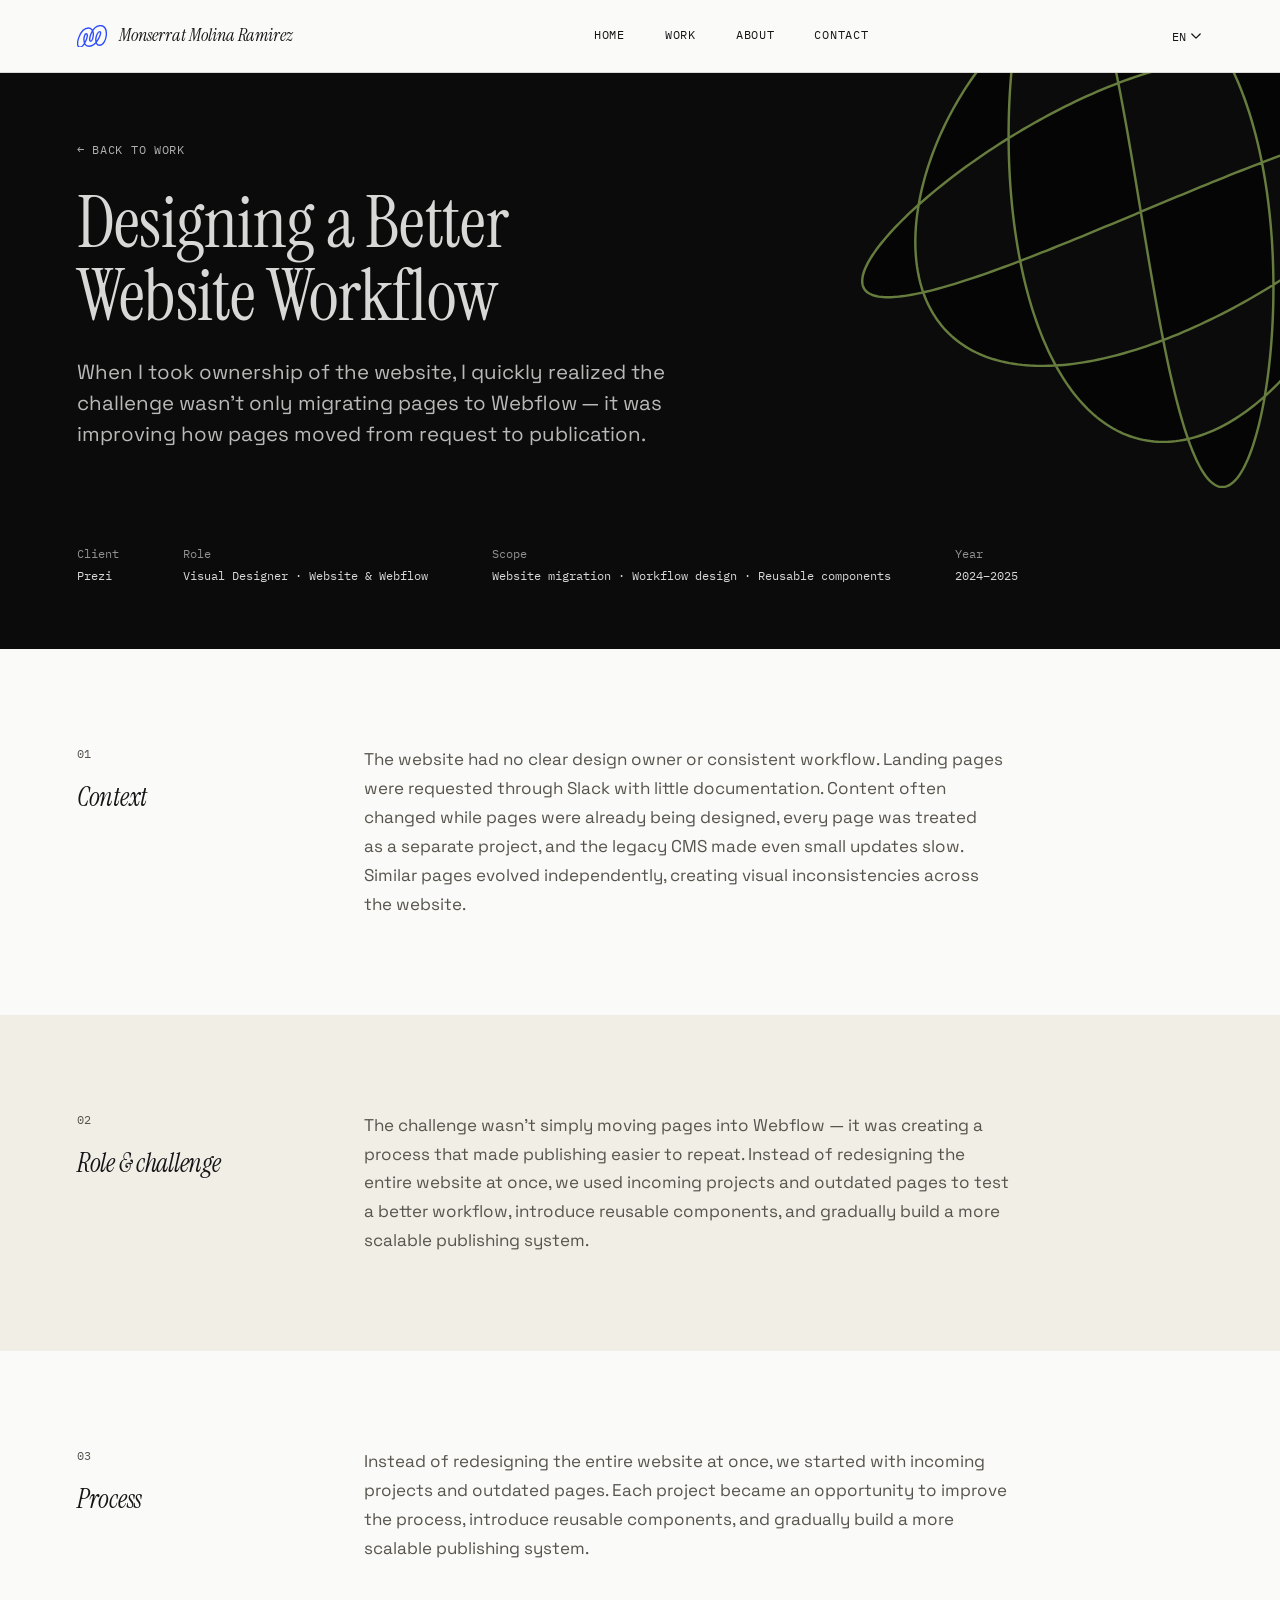
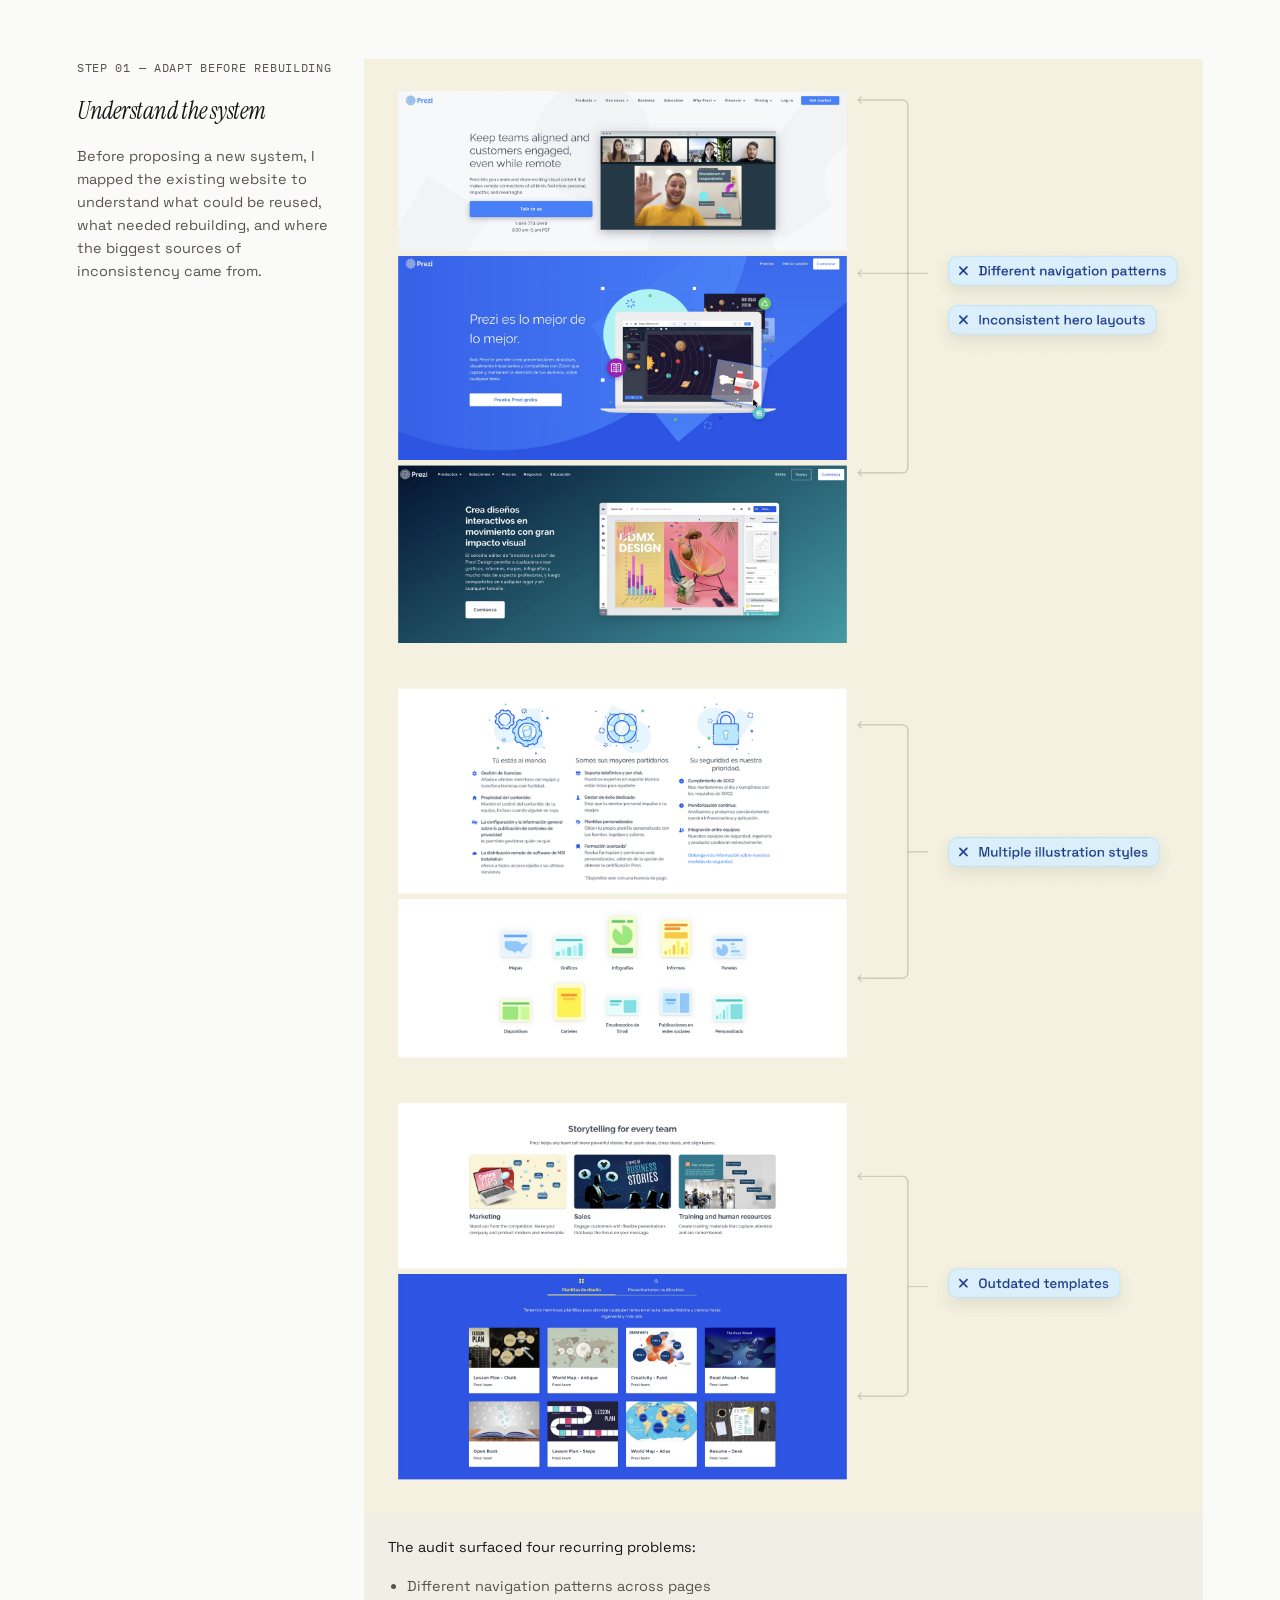
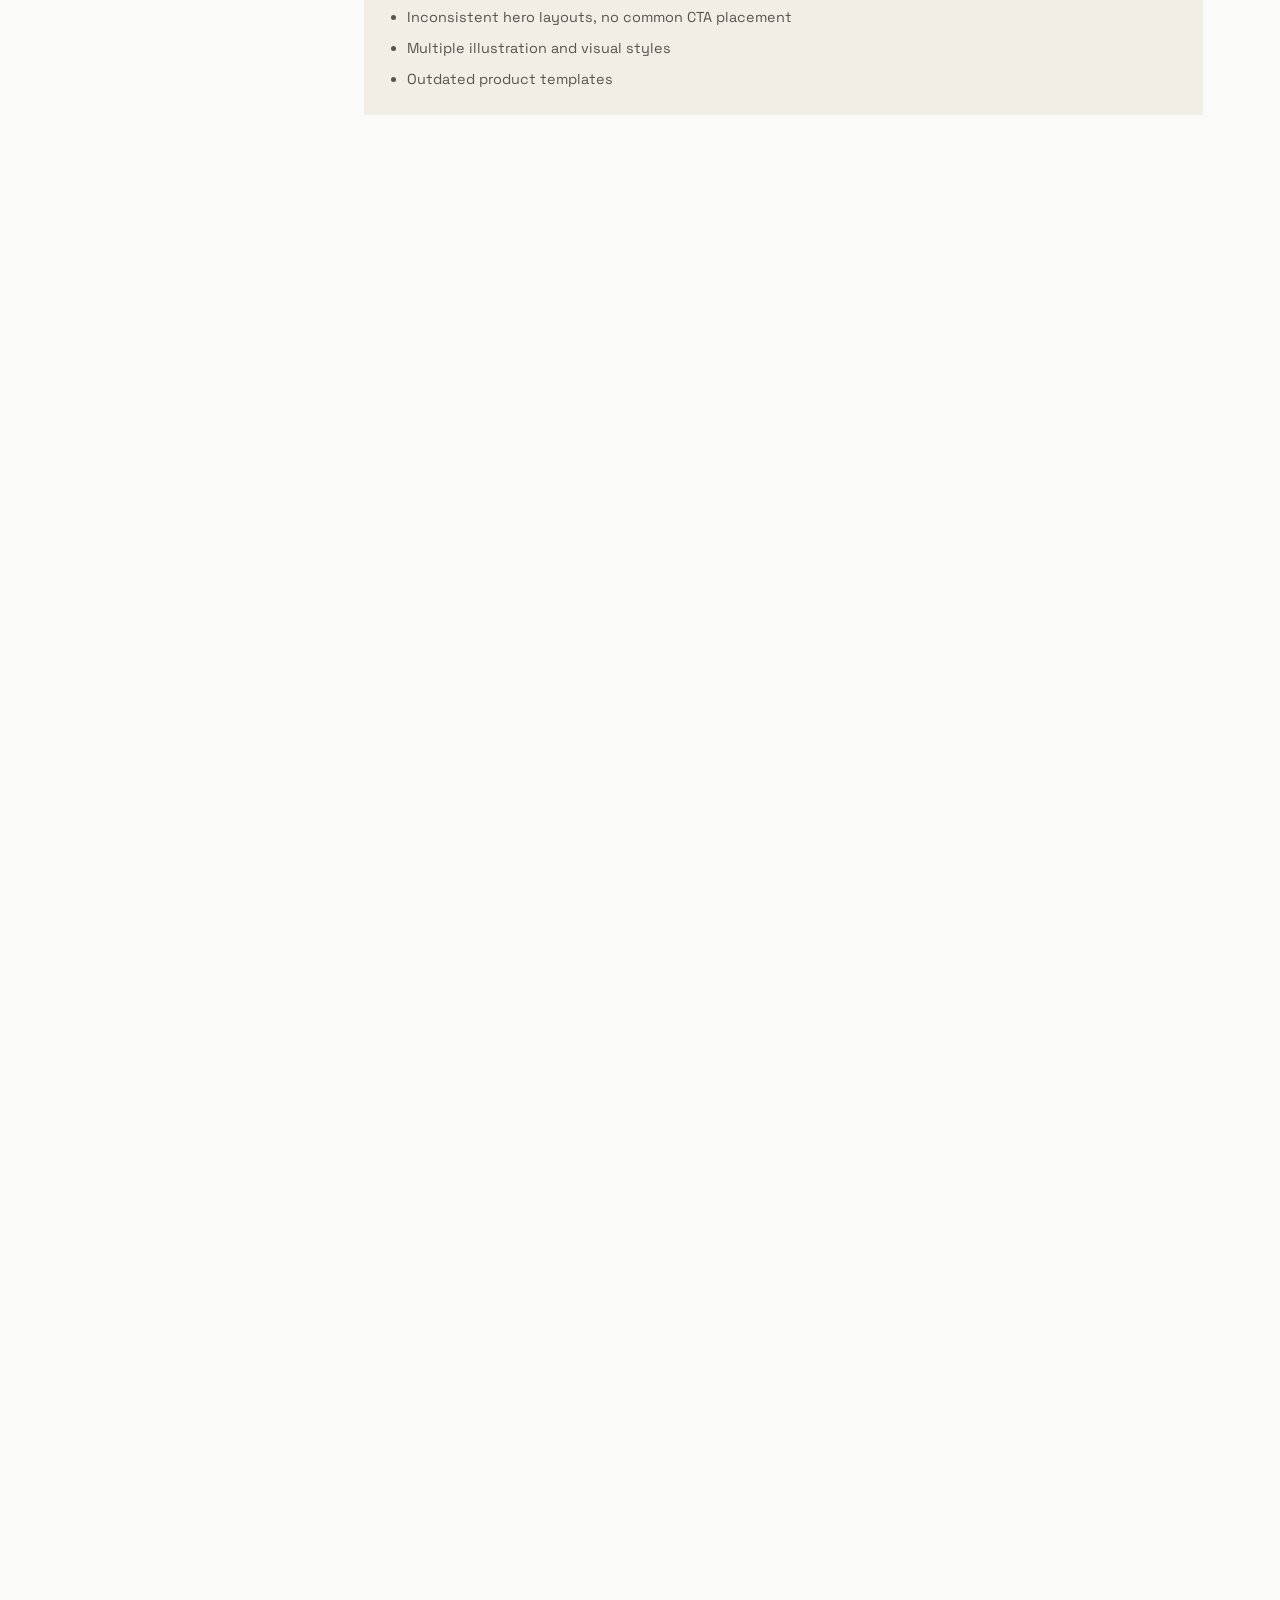
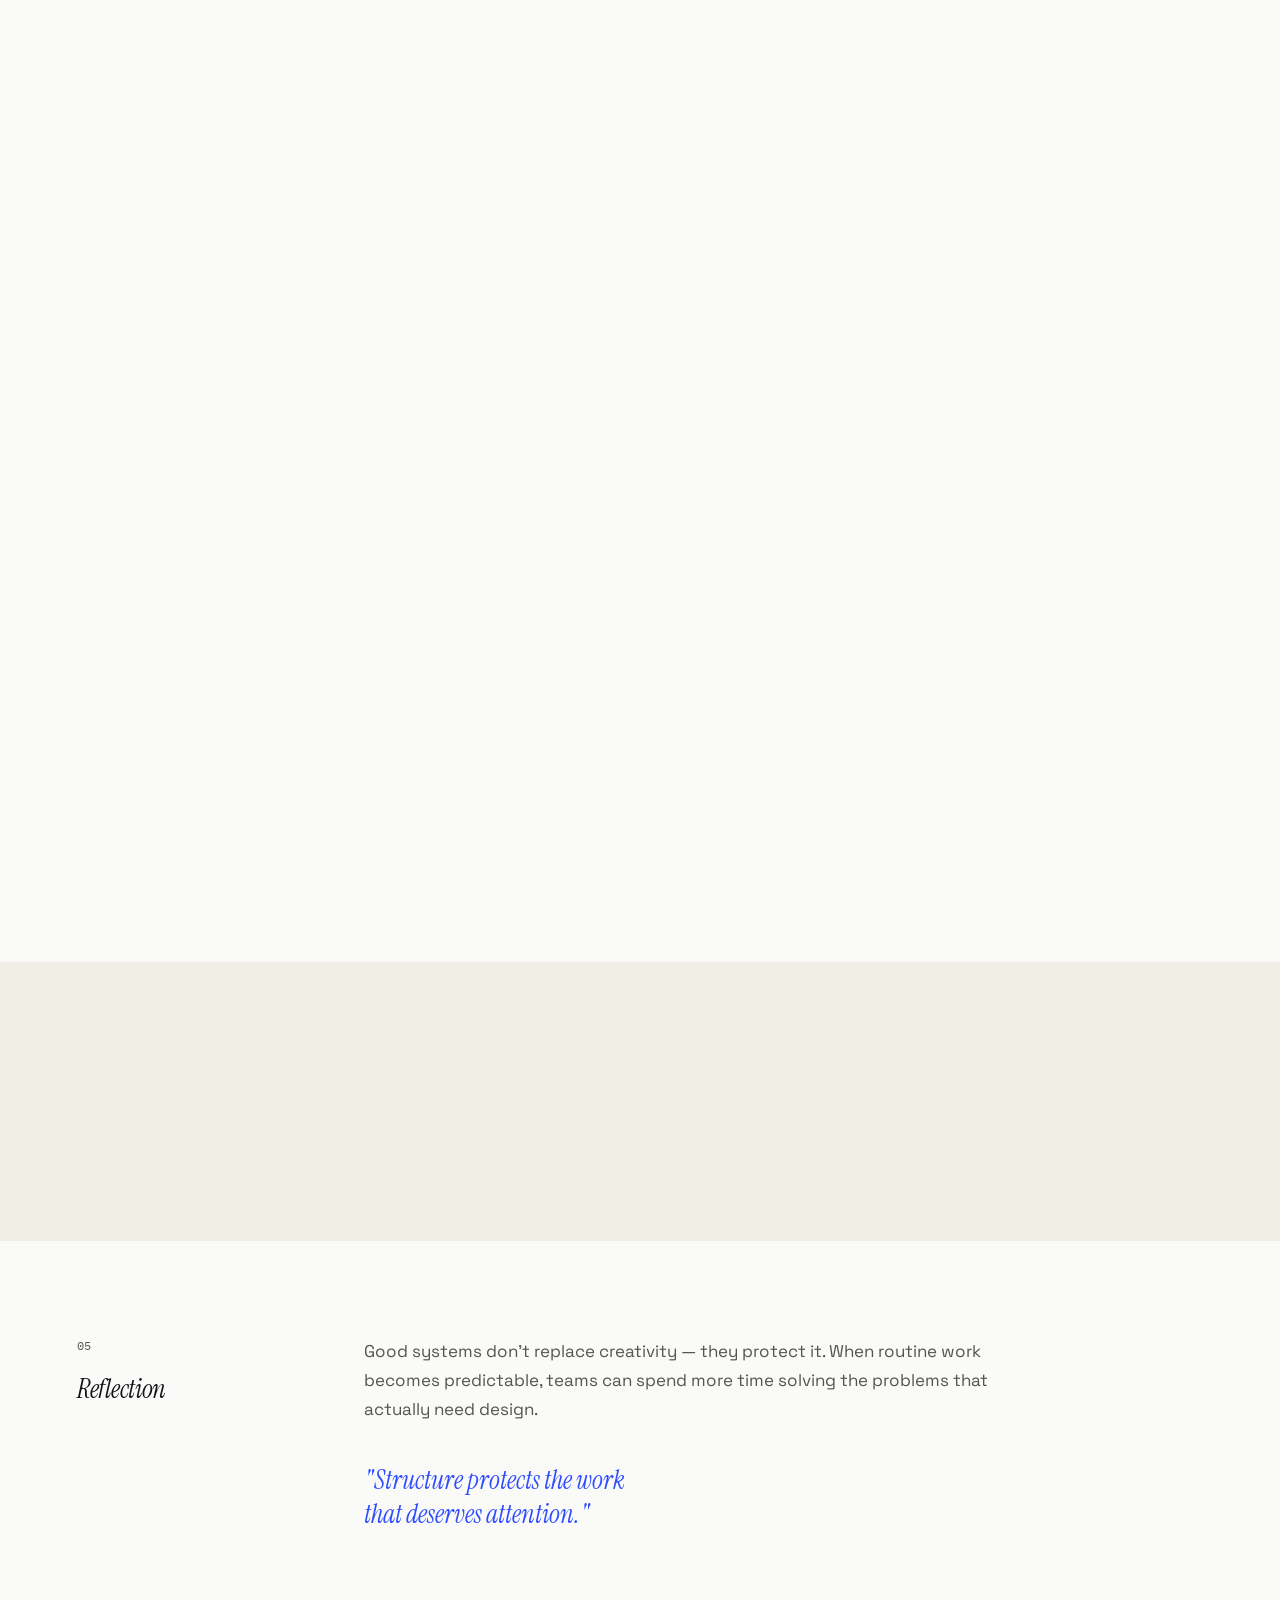
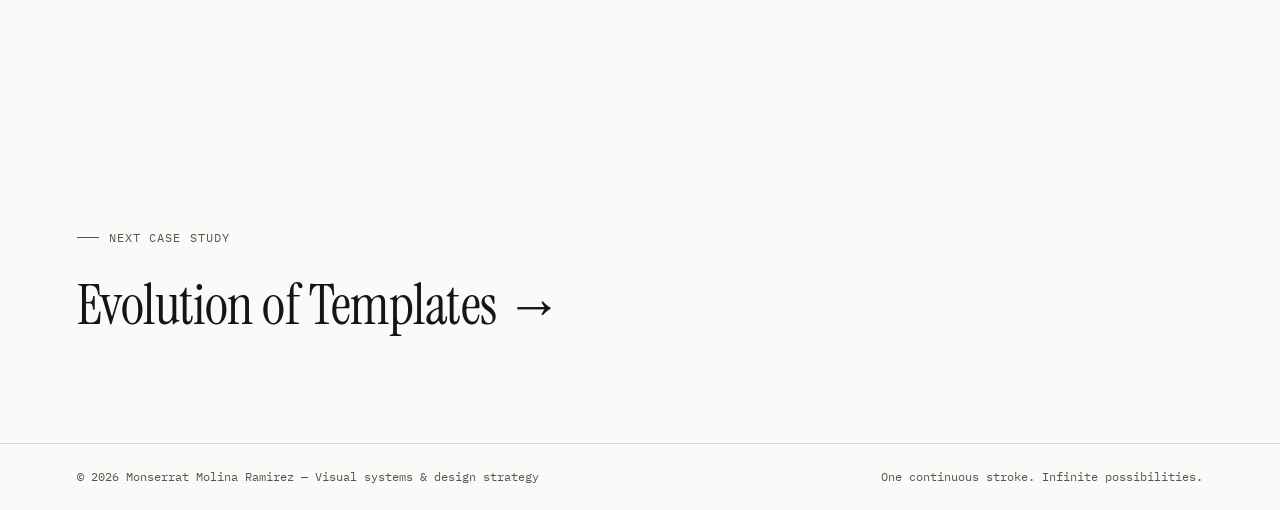
<file: case-studies/growth-process.html>
<!DOCTYPE html>
<html lang="en">
<head>
<meta charset="UTF-8">
<meta name="viewport" content="width=device-width, initial-scale=1.0">
<meta name="theme-color" content="#2E4CFF">
<title>Growth Process Overhaul — Monserrat Molina Ramirez</title>
<meta name="description" content="A case study on taking ownership of an orphaned website — designing a repeatable pipeline for brief, copy, design and build before redesigning a single page.">
<link rel="canonical" href="https://monmolina.com/case-studies/growth-process.html">
<link rel="alternate" hreflang="en" href="https://monmolina.com/case-studies/growth-process.html">
<link rel="alternate" hreflang="es" href="https://monmolina.com/es/case-studies/growth-process.html">
<link rel="alternate" hreflang="x-default" href="https://monmolina.com/case-studies/growth-process.html">
<meta property="og:type" content="article">
<meta property="og:site_name" content="Monserrat Molina Ramirez">
<meta property="og:locale" content="en_US">
<meta property="og:locale:alternate" content="es_MX">
<meta property="og:title" content="Growth Process Overhaul — Monserrat Molina Ramirez">
<meta property="og:description" content="A case study on taking ownership of an orphaned website and designing a repeatable pipeline from brief to publish.">
<meta property="og:image" content="https://monmolina.com/assets/images/Open%20Graph.png">
<meta property="og:image:width" content="1200">
<meta property="og:image:height" content="630">
<meta property="og:image:alt" content="Growth Process Overhaul — Monserrat Molina Ramirez">
<meta property="og:url" content="https://monmolina.com/case-studies/growth-process.html">
<meta name="twitter:card" content="summary_large_image">
<meta name="twitter:title" content="Growth Process Overhaul — Monserrat Molina Ramirez">
<meta name="twitter:description" content="A case study on taking ownership of an orphaned website and designing a repeatable pipeline from brief to publish.">
<meta name="twitter:image" content="https://monmolina.com/assets/images/Open%20Graph.png">
<link rel="icon" href="/favicon.ico" sizes="any">
<link rel="icon" type="image/svg+xml" href="../assets/favicons/favicon_light.svg">
<link rel="icon" type="image/svg+xml" href="../assets/favicons/favicon_light.svg" media="(prefers-color-scheme: light)">
<link rel="icon" type="image/svg+xml" href="../assets/favicons/favicon_dark.svg" media="(prefers-color-scheme: dark)">
<link rel="icon" type="image/png" sizes="32x32" href="../assets/favicons/favicon-32x32.png">
<link rel="icon" type="image/png" sizes="16x16" href="../assets/favicons/favicon-16x16.png">
<link rel="apple-touch-icon" sizes="180x180" href="../assets/favicons/apple-touch-icon.png">
<link rel="manifest" href="/site.webmanifest">
<link rel="preconnect" href="https://fonts.googleapis.com">
<link rel="preconnect" href="https://fonts.gstatic.com" crossorigin>
<link href="https://fonts.googleapis.com/css2?family=Instrument+Serif:ital@0;1&family=Space+Grotesk:wght@300..700&family=IBM+Plex+Mono:ital,wght@0,400;0,500;1,400&display=swap" rel="stylesheet">
<style>
/* ============ TOKENS ============ */
:root{
  --paper: #FAFAF8;
  --paper-shade: #F1EEE6;
  --ink: #151417;
  --ink-soft: #57544D;
  --blue: #2E4CFF;
  --blue-deep: #1A2FBF;
  --black: #0B0B0C;
  --sky: #90D5FB;
  --lime: #C3EE71;
  --coral: #FF6A5B;
  --mustard: #FFD53B;
  --sage: #779861;
  --purple: #A450EE;
  --cream: #F5F0DE;
  --line: rgba(21,20,23,0.14);
  --line-soft: rgba(21,20,23,0.08);
  --on-dark: rgba(250,250,248,0.86);
  --on-dark-soft: rgba(250,250,248,0.55);

  --s1: 8px; --s2: 16px; --s3: 24px; --s4: 40px; --s5: 64px; --s6: 96px; --s7: 160px;

  --margin: clamp(24px, 6vw, 120px);
  --gutter: 24px;
  --maxw: 1280px;

  --serif: 'Instrument Serif', Georgia, serif;
  --sans: 'Space Grotesk', -apple-system, BlinkMacSystemFont, sans-serif;
  --mono: 'IBM Plex Mono', ui-monospace, monospace;

  --fs-hero: clamp(2.9rem, 6.6vw, 6.4rem);
  --fs-h1: clamp(2.2rem, 4.4vw, 3.6rem);
  --fs-h2: clamp(1.5rem, 2.6vw, 2.15rem);
  --fs-lead: clamp(1.15rem, 1.6vw, 1.5rem);
  --fs-body: 1.0625rem;
  --fs-small: 0.9rem;
  --fs-cap: 0.75rem;

  --ease: cubic-bezier(.22,.61,.16,1);
}

@media (prefers-reduced-motion: reduce){
  *{ animation-duration: 0.001ms !important; animation-iteration-count: 1 !important; transition-duration: 0.001ms !important; scroll-behavior: auto !important; }
}

*{ box-sizing: border-box; margin:0; padding:0; }
html{ scroll-behavior: smooth; }
body{
  background: var(--paper);
  color: var(--ink);
  font-family: var(--sans);
  font-size: var(--fs-body);
  line-height: 1.5;
  -webkit-font-smoothing: antialiased;
  overflow-x: hidden;
}
img,svg{ display:block; max-width:100%; }
a{ color: inherit; text-decoration: none; }
p{ text-wrap: pretty; }
.container{ max-width: var(--maxw); margin: 0 auto; padding-inline: var(--margin); }
.grid{ display:grid; grid-template-columns: repeat(12, 1fr); column-gap: var(--gutter); }

@media (max-width: 1024px){ .grid{ grid-template-columns: repeat(8, 1fr); } }
@media (max-width: 640px){ .grid{ grid-template-columns: repeat(4, 1fr); } }

section{ position: relative; }

/* ============ TYPE HELPERS ============ */
.eyebrow{
  font-family: var(--mono); font-size: var(--fs-cap); letter-spacing: 0.09em; text-transform: uppercase;
  color: var(--ink-soft); display:flex; align-items:center; gap: 10px;
}
.eyebrow::before{ content:''; width: 22px; height: 1px; background: var(--ink-soft); display:inline-block; }
.eyebrow.on-dark{ color: var(--on-dark-soft); }
.eyebrow.on-dark::before{ background: var(--on-dark-soft); }
h1,h2,h3{ font-family: var(--serif); font-weight: 400; letter-spacing: -0.01em; text-wrap: balance; }
.lead{ font-size: var(--fs-lead); line-height: 1.45; color: var(--ink-soft); font-weight: 400; }
.rule{ height:1px; background: var(--line); border:none; width:100%; }
.mono-cap{ font-family: var(--mono); font-size: var(--fs-cap); letter-spacing: 0.06em; text-transform: uppercase; color: var(--ink-soft); }

/* ============ REVEAL ============ */
[data-reveal]{ opacity: 0; transform: translateY(22px); transition: opacity 0.9s var(--ease), transform 0.9s var(--ease); }
[data-reveal].in-view{ opacity: 1; transform: translateY(0); }
[data-reveal="fade"]{ transform: none; }

/* ============ NAV ============ */
.nav{ position: fixed; top:0; left:0; right:0; z-index: 100; background: var(--paper); border-bottom: 1px solid var(--line); transition: transform 0.5s var(--ease); }
.nav.hide{ transform: translateY(-100%); }
.nav-inner{ max-width: var(--maxw); margin: 0 auto; padding-inline: var(--margin); height: 72px; display:flex; align-items:center; justify-content: space-between; }
.brand{ display:flex; align-items:center; gap: 12px; }
.brand .mark{ width: 30px; height: auto; }
.brand .mark path{ stroke: var(--blue); }
.wordmark{ font-family: var(--serif); font-style: italic; font-size: 1.15rem; }
.nav-links{ display:flex; gap: var(--s4); font-family: var(--mono); font-size: var(--fs-cap); letter-spacing: 0.06em; text-transform: uppercase; }
.nav-links a{ position:relative; padding-bottom: 2px; }
.nav-links a::after{ content:''; position:absolute; left:0; bottom:-2px; width:0; height:1px; background: var(--coral); transition: width 0.35s var(--ease); }
.nav-links a:hover::after{ width:100%; }
.nav-links a:hover{ color: var(--coral); }

.nav-controls{ display:flex; align-items:center; gap: var(--s3); }
.lang-switch{ position:relative; }
.lang-btn{ display:flex; align-items:center; gap:4px; font-family: var(--mono); font-size: var(--fs-cap); letter-spacing:0.06em; text-transform:uppercase; background:none; border:none; cursor:pointer; color:var(--ink); padding:4px 2px; }
.lang-btn:hover{ color:var(--blue); }
.lang-chevron{ transition: transform 0.25s var(--ease); }
.lang-switch.open .lang-chevron{ transform: rotate(180deg); }
.lang-menu{ position:absolute; top: calc(100% + 10px); right:0; background:var(--paper); border:1px solid var(--line); min-width:130px; list-style:none; box-shadow: 0 8px 24px rgba(21,20,23,0.12); opacity:0; visibility:hidden; transform: translateY(-6px); transition: opacity 0.2s var(--ease), transform 0.2s var(--ease), visibility 0.2s; z-index:110; }
.lang-switch.open .lang-menu{ opacity:1; visibility:visible; transform:translateY(0); }
.lang-menu li{ font-family: var(--mono); font-size: var(--fs-cap); letter-spacing:0.06em; text-transform:uppercase; padding:10px 14px; cursor:pointer; }
.lang-menu li:hover{ background: var(--paper-shade); color:var(--blue); }
.lang-menu li[aria-selected="true"]{ color: var(--blue); }

.menu-toggle{ display:none; flex-direction:column; justify-content:center; gap:5px; width:32px; height:32px; background:none; border:none; cursor:pointer; padding:0; flex-shrink:0; }
.menu-toggle span{ display:block; width:100%; height:1.5px; background:var(--ink); transition: transform 0.3s var(--ease), opacity 0.3s var(--ease); }
.menu-toggle.open span:nth-child(1){ transform: translateY(6.5px) rotate(45deg); }
.menu-toggle.open span:nth-child(2){ opacity:0; }
.menu-toggle.open span:nth-child(3){ transform: translateY(-6.5px) rotate(-45deg); }

@media (max-width: 640px){
  .menu-toggle{ display:flex; }
  .nav-links{
    display:flex; position:absolute; top:100%; left:0; right:0; flex-direction:column; gap:0;
    background:var(--paper); border-bottom:1px solid var(--line);
    max-height:0; overflow:hidden; opacity:0; pointer-events:none;
    transition: max-height 0.35s var(--ease), opacity 0.25s var(--ease);
  }
  .nav-links.open{ max-height: 320px; opacity:1; pointer-events:auto; }
  .nav-links a{ padding: var(--s3) var(--margin); border-top:1px solid var(--line); }
  .nav-links a:first-child{ border-top:none; }
}

/* ============ FOLIO ============ */

/* ============ LINE MOTIF / DIVIDERS ============ */
.stroke-divider{ width:100%; display:flex; justify-content:center; padding: var(--s5) 0; }
.stroke-divider svg{ width: min(300px, 55%); height:auto; }
.stroke-divider path{ stroke: var(--ink); opacity: 0.28; }
.stroke-divider.blue path{ stroke: var(--blue); opacity: 0.6; }
.stroke-divider.flip svg{ transform: scaleY(-1) rotate(2deg); }

/* ============ POSTER BLOCKS (signature richness) ============ */
.poster-row{ display:grid; grid-template-columns: 1.1fr 0.9fr 1fr; gap: 1px; background: var(--ink); }
.poster{ position:relative; aspect-ratio: 4/5; overflow:hidden; display:flex; flex-direction:column; justify-content:flex-end; padding: var(--s4); }
.poster svg{ position:absolute; inset:0; width:100%; height:100%; }
.poster .p-label{ position:relative; z-index:2; font-family: var(--mono); font-size: var(--fs-cap); letter-spacing:0.06em; text-transform:uppercase; }
.poster-blue{ background: var(--blue); color: var(--cream); }
.poster-black{ background: var(--black); color: var(--on-dark); }
.poster-sky{ background: var(--sky); color: var(--black); }
.poster-cream{ background: var(--cream); color: var(--ink); }
.poster-stack{ position:relative; z-index:2; font-family: var(--serif); font-style: italic; font-size: clamp(2.2rem, 4vw, 3.6rem); line-height: 0.92; }
@media (max-width: 900px){ .poster-row{ grid-template-columns: 1fr; } .poster{ aspect-ratio: 16/10; } }

/* ============ SECTION HEADS ============ */
.section-head{ grid-column: 1 / 13; margin-bottom: var(--s5); }
.section-head h2{ font-size: var(--fs-h1); margin-top: var(--s2); max-width: 18ch; }
@media (max-width: 640px){ .section-head{ grid-column: 1 / 5; } }

/* ============ WORK ============ */
.work{ padding-block: var(--s6); }
.project{ grid-column: 1 / 13; margin-bottom: var(--s7); }
.project:last-child{ margin-bottom: 0; }
.project-row{ display:grid; grid-template-columns: repeat(12, 1fr); column-gap: var(--gutter); align-items: end; }
.project-visual{ grid-column: 1 / 9; aspect-ratio: 16/10.5; position:relative; overflow:hidden; }
.project.alt .project-visual{ grid-column: 5 / 13; order:2; }
.project-visual svg{ width:100%; height:100%; }
.grain{ position:absolute; inset:0; opacity: 0.4; mix-blend-mode: multiply; pointer-events:none; }
.project-text{ grid-column: 9 / 13; padding-bottom: var(--s4); }
.project.alt .project-text{ grid-column: 1 / 5; order:1; align-self:end; }
.project-text .num{ font-family: var(--mono); font-size: var(--fs-cap); color: var(--ink-soft); }
.project-text h3{ font-size: var(--fs-h2); margin-top: var(--s2); font-style: italic; }
.project-text p{ margin-top: var(--s2); color: var(--ink-soft); font-size: var(--fs-small); line-height:1.55; }
.tags{ margin-top: var(--s3); display:flex; gap: var(--s2); flex-wrap:wrap; }
.tags span{ font-family: var(--mono); font-size: 0.7rem; letter-spacing: 0.05em; text-transform: uppercase; border: 1px solid var(--line); padding: 5px 10px; color: var(--ink-soft); }
.view-case{ display:inline-flex; align-items:center; gap: 8px; margin-top: var(--s3); font-family: var(--mono); font-size: var(--fs-cap); letter-spacing:0.05em; text-transform:uppercase; color: var(--blue); border-bottom: 1px solid var(--blue); padding-bottom: 3px; width: fit-content; }
.view-case:hover{ color: var(--coral); border-color: var(--coral); }
.view-case svg{ width: 14px; height:14px; }

@media (max-width: 1024px){
  .project-visual, .project.alt .project-visual{ grid-column: 1 / 9; order:1; }
  .project-text, .project.alt .project-text{ grid-column: 1 / 9; order:2; margin-top: var(--s3); }
}
@media (max-width: 640px){
  .project-row{ grid-template-columns: repeat(4,1fr); }
  .project-visual, .project.alt .project-visual, .project-text, .project.alt .project-text{ grid-column: 1 / 5; }
}

/* ============ PHILOSOPHY ============ */
.philosophy{ padding-block: var(--s6); background: var(--black); color: var(--paper); }
.philosophy .grid{ align-items:start; }
.philosophy-text{ grid-column: 3 / 10; }
.philosophy h2{ font-size: var(--fs-h1); margin-top: var(--s3); }
.philosophy p{ margin-top: var(--s4); font-size: var(--fs-lead); line-height: 1.6; color: rgba(250,250,248,0.82); max-width: 46ch; }
.philosophy blockquote{ font-family: var(--serif); font-style: italic; font-size: clamp(1.6rem, 3vw, 2.4rem); color: #93A6FF; margin-block: var(--s5); line-height: 1.3; max-width: 22ch; }
@media (max-width: 1024px){ .philosophy-text{ grid-column: 1 / 9; } }
@media (max-width: 640px){ .philosophy-text{ grid-column: 1 / 5; } }

.flow{ grid-column: 1 / 13; margin-top: var(--s6); display:flex; align-items:center; justify-content: space-between; gap: var(--s2); flex-wrap: wrap; }
.flow-step{ display:flex; flex-direction:column; align-items:center; gap: var(--s2); text-align:center; width: 100px; }
.flow-step .dot{ width: 46px; height:46px; border-radius:50%; border: 1px solid rgba(250,250,248,0.35); display:flex; align-items:center; justify-content:center; font-family: var(--mono); font-size: 0.7rem; }
.flow-step .label{ font-family: var(--mono); font-size: 0.68rem; letter-spacing:0.05em; text-transform:uppercase; color: rgba(250,250,248,0.6); }
.flow-connector{ flex:1; min-width: 30px; height: 30px; }
.flow-connector path{ stroke: rgba(250,250,248,0.35); fill:none; stroke-width:1.5; }
@media (max-width: 780px){ .flow{ display:none; } }

/* ============ EXPERIMENTS ============ */
.experiments{ padding-block: var(--s6); background: var(--paper-shade); }
.exp-grid{ grid-column: 1/13; display:grid; grid-template-columns: repeat(12, 1fr); column-gap: var(--gutter); row-gap: var(--s5); }
.exp-card{ background: var(--paper); border: 1px solid var(--line); padding: var(--s3); }
.exp-card .exp-visual{ aspect-ratio: 4/3; margin-bottom: var(--s2); overflow:hidden; }
.exp-card .exp-visual svg{ width:100%; height:100%; }
.exp-card h4{ font-family: var(--serif); font-style: italic; font-size: 1.15rem; font-weight:400; margin-top: 4px; }
.exp1{ grid-column: 1/6; }
.exp2{ grid-column: 6/9; transform: translateY(var(--s5)); }
.exp3{ grid-column: 9/13; transform: translateY(calc(var(--s2) * -1)); }
.exp4{ grid-column: 1/4; }
.exp5{ grid-column: 4/9; transform: translateY(var(--s3)); }
.exp6{ grid-column: 9/13; transform: translateY(var(--s3)); }
@media (max-width: 1024px){ .exp1,.exp2,.exp3,.exp4,.exp5,.exp6{ grid-column: span 4; transform:none; } }
@media (max-width: 640px){ .exp-grid{ grid-template-columns: repeat(4,1fr); } .exp1,.exp2,.exp3,.exp4,.exp5,.exp6{ grid-column: 1/5; transform:none; } }

/* ============ NOTES ============ */
.notes{ padding-block: var(--s6); }
.note{ grid-column: 1/13; display:grid; grid-template-columns: repeat(12,1fr); column-gap: var(--gutter); padding-block: var(--s4); border-top: 1px solid var(--line); }
.notes-list .note:last-child{ border-bottom: 1px solid var(--line); }
.note .date{ grid-column: 1/3; font-family: var(--mono); font-size: var(--fs-cap); color: var(--ink-soft); padding-top: 4px; }
.note .title{ grid-column: 3/9; font-family: var(--serif); font-style: italic; font-size: 1.5rem; }
.note .excerpt{ grid-column: 9/13; font-size: var(--fs-small); color: var(--ink-soft); line-height:1.55; }
@media (max-width: 1024px){ .note{ grid-template-columns: repeat(8,1fr); row-gap: var(--s2); } .note .date{ grid-column: 1/4; } .note .title{ grid-column: 1/9; } .note .excerpt{ grid-column: 1/9; } }
@media (max-width: 640px){ .note{ grid-template-columns: repeat(4,1fr); } .note .date, .note .title, .note .excerpt{ grid-column: 1/5; } }

.reading{ grid-column: 1/13; margin-top: var(--s5); }
.reading-list{ display:flex; flex-wrap:wrap; gap: var(--s2) var(--s5); margin-top: var(--s3); }
.reading-list li{ list-style:none; font-family: var(--mono); font-size: var(--fs-small); }
.reading-list li span{ display:block; color: var(--ink-soft); font-size: var(--fs-cap); margin-top: 2px; }

/* ============ CONTACT ============ */
.contact{ padding-block: var(--s7) var(--s6); }
.contact-inner{ grid-column: 1/13; text-align:left; }
.contact h2{ font-size: var(--fs-h1); max-width: 13ch; }
.contact-email{ display:inline-block; margin-top: var(--s5); font-family: var(--serif); font-style: italic; font-size: clamp(1.8rem,3.4vw,2.8rem); color: var(--blue); border-bottom: 1.5px solid var(--blue); padding-bottom: 6px; transition: color 0.3s ease, border-color 0.3s ease; }
.contact-email:hover{ color: var(--coral); border-color: var(--coral); }
.contact-links{ margin-top: var(--s6); display:flex; gap: var(--s5); flex-wrap:wrap; font-family: var(--mono); font-size: var(--fs-small); }
.contact-links a{ border-bottom: 1px solid var(--line); padding-bottom: 2px; }
.contact-links a:hover{ color: var(--blue); border-color: var(--blue); }

footer{ border-top: 1px solid var(--line); padding-block: var(--s3); }
.footer-inner{ display:flex; justify-content: space-between; flex-wrap:wrap; gap: var(--s2); font-family: var(--mono); font-size: var(--fs-cap); color: var(--ink-soft); }

:focus-visible{ outline: 2px solid var(--blue); outline-offset: 3px; }

/* ============ CASE STUDY PAGES ============ */
.cs-hero{ padding-top: calc(72px + var(--s5)); padding-bottom: var(--s5); position:relative; overflow:hidden; }
.cs-hero.on-blue{ background: var(--blue); color: var(--cream); }
.cs-hero.on-black{ background: var(--black); color: var(--on-dark); }
.cs-hero.on-sky{ background: var(--sky); color: var(--black); }
.cs-hero-bg{ position:absolute; top:-10%; right:-11%; width:min(46vw, 560px); height:auto; opacity:0.5; z-index:0; pointer-events:none; }
.cs-hero-inner{ position:relative; z-index:1; }
.back-link{ font-family: var(--mono); font-size: var(--fs-cap); letter-spacing:0.06em; text-transform:uppercase; display:inline-flex; align-items:center; gap:8px; opacity:0.8; }
.back-link:hover{ opacity:1; }
.cs-hero h1{ font-size: clamp(2.6rem, 5.6vw, 5.2rem); margin-top: var(--s3); max-width: 16ch; line-height:1.03; }
.cs-hero .cs-sub{ margin-top: var(--s3); font-size: var(--fs-lead); max-width: 46ch; opacity:0.85; }
.cs-meta-row{ margin-top: var(--s6); display:flex; flex-wrap:wrap; gap: var(--s5); font-family: var(--mono); font-size: var(--fs-cap); }
.cs-meta-row .m{ opacity:0.65; display:block; margin-bottom:4px; }

.cs-section{ padding-block: var(--s6); }
.cs-section.shade{ background: var(--paper-shade); }
.cs-label{ grid-column: 1/3; }
.cs-label .n{ font-family: var(--mono); font-size: var(--fs-cap); color: var(--ink-soft); }
.cs-label h2{ font-size: 1.6rem; font-style: italic; margin-top: var(--s2); }
.cs-body{ grid-column: 4/11; }
.cs-body p{ font-size: var(--fs-body); line-height: 1.7; color: var(--ink-soft); margin-bottom: var(--s3); max-width: 66ch; }
.cs-body p:last-child{ margin-bottom:0; }
.cs-body ul{ margin-top: var(--s3); padding-left: 1.1em; }
.cs-body li{ color: var(--ink-soft); line-height:1.6; margin-bottom: var(--s2); max-width: 62ch; }
.cs-body li b{ color: var(--ink); font-weight: 500; }
.cs-body blockquote{ font-family: var(--serif); font-style: italic; font-size: clamp(1.35rem,2vw,1.8rem); color: var(--blue); margin-block: var(--s4); max-width: 24ch; line-height:1.35; }
@media (max-width: 1024px){ .cs-label{ grid-column: 1/9; margin-bottom: var(--s2);} .cs-body{ grid-column: 1/9; } }
@media (max-width: 640px){ .cs-label{ grid-column: 1/5; } .cs-body{ grid-column: 1/5; } }

.cs-gallery{ grid-column: 1/13; display:grid; grid-template-columns: repeat(12,1fr); gap: var(--gutter); margin-top: var(--s5); }
.cs-gallery .g1{ grid-column: 1/8; aspect-ratio: 16/10; }
.cs-gallery .g2{ grid-column: 8/13; aspect-ratio: 3/4; transform: translateY(var(--s4)); }
.cs-gallery .g3{ grid-column: 1/6; aspect-ratio: 4/3; }
.cs-gallery .g4{ grid-column: 6/13; aspect-ratio: 16/9; }
.cs-gallery svg{ width:100%; height:100%; }
.cs-gallery figure{ overflow:hidden; position:relative; background: var(--paper-shade); }
.cs-gallery figcaption{ position:absolute; left:12px; bottom:12px; z-index:2; font-family: var(--mono); font-size: 0.68rem; letter-spacing:0.04em; text-transform:uppercase; background: var(--paper); padding: 4px 8px; }
@media (max-width: 1024px){ .cs-gallery .g1,.g2,.g3,.g4{ grid-column: 1/9; transform:none; } }
@media (max-width: 640px){ .cs-gallery .g1,.g2,.g3,.g4{ grid-column: 1/5; } }
.process-step{ grid-column: 1/13; display:grid; grid-template-columns: repeat(12,1fr); column-gap: var(--gutter); margin-top: var(--s6); align-items:start; }
.process-step .step-text{ grid-column: 1/4; }
.process-step .step-text .mono-cap{ display:block; margin-bottom: var(--s2); }
.process-step .step-text h3{ font-family: var(--serif); font-style: italic; font-size: 1.5rem; font-weight:400; }
.process-step .step-text p{ margin-top: var(--s2); font-size: var(--fs-small); color: var(--ink-soft); line-height:1.6; }
.process-step .step-visual{ grid-column: 4/13; overflow:hidden; background: var(--paper-shade); position:relative; }
.process-step .step-visual svg{ width:100%; height:100%; }
.process-step .step-visual img{ display:block; width:100%; height:auto; }
.process-step .findings{ grid-column: 4/13; background: var(--paper-shade); padding: var(--s3); }
.process-step .findings p{ margin-top:0; color: var(--ink); font-size: var(--fs-small); }
.process-step .findings ul{ margin-top: var(--s2); padding-left: 1.1em; }
.process-step .findings li{ color: var(--ink-soft); font-size: var(--fs-small); line-height:1.6; margin-top: var(--s1); }
@media (max-width: 1024px){ .process-step{ grid-column:1/9; grid-template-columns: repeat(8,1fr); } .process-step .step-text{ grid-column:1/9; margin-bottom: var(--s3);} .process-step .step-visual, .process-step .findings{ grid-column:1/9; } }
@media (max-width: 640px){ .process-step{ grid-column:1/5; grid-template-columns: repeat(4,1fr); } .process-step .step-text{ grid-column:1/5; } .process-step .step-visual, .process-step .findings{ grid-column:1/5; } }

/* ============ RESPONSIVE MEDIA SWAP (business_evolution image hidden on mobile) ============ */
@media (max-width: 640px){ .desktop-only{ display:none; } }

/* ============ STEP 04 — full-width stacked layout ============ */
.process-step.full{ display:flex; flex-direction:column; align-items:stretch; gap: var(--s4); grid-column: 1/13; }
.process-step.full .step-text{ max-width: 52ch; }
@media (max-width: 1024px){ .process-step.full{ grid-column:1/9; } }
@media (max-width: 640px){ .process-step.full{ grid-column:1/5; } }
.timeline{ display:flex; gap: var(--s4); }
.era-card{ flex:1; min-width:0; }
.era-header{ display:flex; align-items:center; gap:12px; margin-bottom: var(--s2); }
.era-header .year-tag{ display:inline-flex; align-items:center; justify-content:center; font-size: var(--fs-small); border: 1px solid var(--ink); padding: 2px 8px; border-radius:2px; }
.era-header .era-title{ font-size: var(--fs-small); color: var(--ink); }
.era-list{ padding-left: 1.1em; }
.era-list li{ font-size: 0.84rem; color: var(--ink-soft); line-height:1.55; margin-bottom: 4px; }
@media (max-width: 640px){ .timeline{ flex-direction:column; gap: var(--s4); } }

.cs-next{ padding-block: var(--s7) var(--s6); }
.cs-next a{ display:block; }
.cs-next .eyebrow{ margin-bottom: var(--s2); }
.cs-next h2{ font-size: var(--fs-h1); transition: color 0.3s ease; }
.cs-next a:hover h2{ color: var(--blue); }

</style>
<script type="application/ld+json">
{
  "@context": "https://schema.org",
  "@type": "CreativeWork",
  "name": "Growth Process Overhaul",
  "headline": "Designing a Better Website Workflow — Case Study",
  "description": "A case study on taking ownership of an orphaned website — designing a repeatable pipeline for brief, copy, design and build before redesigning a single page.",
  "url": "https://monmolina.com/case-studies/growth-process.html",
  "image": "https://monmolina.com/assets/images/Open%20Graph.png",
  "author": { "@id": "https://monmolina.com/#person" },
  "creator": { "@id": "https://monmolina.com/#person" },
  "about": ["Website design workflow", "Webflow design systems", "Design operations"],
  "inLanguage": "en"
}
</script>
</head>
<body>

<nav class="nav" id="nav">
  <div class="nav-inner">
    <a href="../index.html" class="brand">
      <svg class="mark" viewBox="0 0 305 232" fill="none" xmlns="http://www.w3.org/2000/svg" aria-hidden="true">
        <path d="M117.015 30.9328C143.392 30.9328 166.567 56.3497 166.567 87.5243C166.567 118.699 156.979 165.694 138.509 165.694C107.733 165.694 148.581 6 240.89 6C333.199 6 303.392 206.456 230.343 206.456C162.728 206.456 196.298 66.9054 230.343 66.9054C264.387 66.9054 199.627 216.528 123.885 216.528C48.1443 216.528 67.1412 88.4839 93.679 88.4839C129.168 88.4839 73.5357 225.64 28.4596 225.64C-26.7731 225.64 26.379 30.9413 117.015 30.9413V30.9328Z" stroke-width="14" stroke-linecap="round" stroke-linejoin="round"/>
      </svg>
      <span class="wordmark">Monserrat Molina Ramirez</span>
    </a>
    <div class="nav-links" id="navLinks">
      <a href="../index.html" data-i18n="nav_home">Home</a>
      <a href="../index.html#work" data-i18n="nav_work">Work</a>
      <a href="../about.html" data-i18n="nav_about">About</a>
      <a href="../index.html#contact" data-i18n="nav_contact">Contact</a>
    </div>
    <div class="nav-controls">
      <div class="lang-switch" id="langSwitch">
        <button type="button" class="lang-btn" id="langBtn" aria-haspopup="listbox" aria-expanded="false">
          <span id="langBtnLabel">EN</span>
          <svg class="lang-chevron" viewBox="0 0 12 8" width="10" height="7" aria-hidden="true"><path d="M1 1L6 6L11 1" stroke="currentColor" stroke-width="1.5" fill="none" stroke-linecap="round" stroke-linejoin="round"/></svg>
        </button>
        <ul class="lang-menu" id="langMenu" role="listbox">
          <li role="option" data-lang="en" data-href="growth-process.html" aria-selected="true">EN</li>
          <li role="option" data-lang="es" data-href="../es/case-studies/growth-process.html" aria-selected="false">ES</li>
        </ul>
      </div>
      <button type="button" class="menu-toggle" id="menuToggle" aria-expanded="false" aria-controls="navLinks" aria-label="Menu">
        <span></span><span></span><span></span>
      </button>
    </div>
  </div>
</nav>

<main>

<!-- HERO -->
<section class="cs-hero on-black">
  <svg class="cs-hero-bg" viewBox="0 0 849 839" xmlns="http://www.w3.org/2000/svg" aria-hidden="true">
    <path class="draw-path" fill-rule="evenodd" clip-rule="evenodd" d="M708.256 576.623L704.461 583.369L700.567 590.056L696.577 596.678L692.493 603.231L688.319 609.712L684.055 616.116L679.706 622.439L675.273 628.676L670.759 634.824L666.167 640.88L661.499 646.838L656.759 652.694L651.948 658.446L647.069 664.089L642.125 669.62L637.119 675.034L632.054 680.328L626.932 685.499L621.756 690.542L616.529 695.455L611.253 700.234L605.932 704.876L600.568 709.378L595.164 713.735L589.723 717.946L584.247 722.007L578.739 725.915L573.202 729.668L567.639 733.262L562.053 736.695L556.446 739.965L550.821 743.068L545.181 746.002L539.528 748.766L533.865 751.357L528.196 753.772L522.521 756.01L516.845 758.068L511.17 759.946L505.498 761.64L499.832 763.151L494.175 764.475L488.529 765.612L482.896 766.56L477.28 767.318L471.681 767.885L466.104 768.261L460.55 768.443L455.022 768.432L449.522 768.227L444.052 767.827L438.614 767.232L433.212 766.441L427.846 765.455L422.519 764.273L417.233 762.896L411.991 761.323L406.794 759.554L401.644 757.591L396.543 755.434L391.493 753.082L386.496 750.538L381.554 747.802L376.668 744.875L371.841 741.758L367.073 738.451L362.366 734.958L357.723 731.278L353.144 727.414L348.631 723.366L344.185 719.138L339.808 714.73L335.502 710.146L331.266 705.386L327.104 700.453L323.015 695.349L319.001 690.077L315.062 684.639L311.201 679.039L307.418 673.277L303.714 667.359L300.089 661.285L296.545 655.061L293.082 648.687L289.701 642.168L286.403 635.508L283.188 628.708L280.057 621.774L277.01 614.708L274.048 607.514L271.171 600.195L268.38 592.757L265.674 585.202L263.055 577.534L260.521 569.758L258.075 561.878L255.714 553.897L253.441 545.82L251.254 537.652L249.153 529.396L247.139 521.058L245.212 512.641L243.37 504.151L241.615 495.591L239.945 486.967L238.361 478.283L236.861 469.543L235.447 460.754L234.116 451.919L232.869 443.043L231.706 434.131L230.625 425.189L229.626 416.22L228.708 407.231L227.872 398.226L227.115 389.209L226.438 380.187L225.839 371.164L225.318 362.145L224.874 353.135L224.506 344.139L224.213 335.162L223.994 326.21L223.849 317.288L223.776 308.399L223.774 299.551L223.842 290.746L223.98 281.991L224.186 273.291L224.458 264.65L224.797 256.073L225.2 247.566L225.667 239.132L226.196 230.778L226.786 222.507L227.436 214.325L228.145 206.236L228.911 198.245L229.734 190.356L230.612 182.575L231.543 174.905L232.526 167.351L233.561 159.917L234.645 152.608L235.778 145.429L236.958 138.382L238.184 131.473L239.454 124.705L240.768 118.083L242.123 111.61L243.519 105.29L244.954 99.127L246.427 93.1246L247.937 87.2863L249.481 81.6156L251.06 76.1159L252.671 70.7905L254.314 65.6426L255.986 60.6754L257.687 55.8918L259.416 51.2947L261.171 46.887L262.951 42.6714L264.754 38.6504L266.58 34.8265L268.427 31.2022L270.295 27.7797L272.181 24.5611L274.085 21.5486L276.005 18.7439L277.941 16.149L279.891 13.7656L281.854 11.5952L283.83 9.63924L285.816 7.89913L287.813 6.37606L289.818 5.07113L291.831 3.98531L293.852 3.11946L295.879 2.4743L297.91 2.05044L299.946 1.84835L301.986 1.86838L304.027 2.11077L306.071 2.57561L308.115 3.26289L310.16 4.17244L312.204 5.304L314.246 6.65717L316.287 8.23141L318.324 10.0261L320.359 12.0404L322.389 14.2734L324.415 16.7242L326.435 19.3915L328.45 22.2741L330.459 25.3706L332.461 28.6794L334.455 32.199L336.443 35.9275L338.422 39.8632L340.393 44.0039L342.355 48.3475L344.308 52.892L346.252 57.6348L348.186 62.5735L350.111 67.7056L352.025 73.0284L353.93 78.539L355.824 84.2346L357.708 90.1122L359.581 96.1687L361.443 102.401L363.295 108.805L365.136 115.379L366.966 122.117L368.786 129.018L370.595 136.077L372.393 143.29L374.181 150.653L375.958 158.163L377.725 165.815L379.482 173.606L381.229 181.531L382.967 189.585L384.695 197.765L386.413 206.066L388.123 214.484L389.824 223.013L391.516 231.65L393.2 240.389L394.876 249.226L396.545 258.156L398.206 267.175L399.861 276.276L401.509 285.456L403.151 294.709L404.787 304.031L406.418 313.415L408.045 322.858L409.666 332.353L411.284 341.896L412.898 351.481L414.509 361.104L416.117 370.758L417.724 380.44L419.328 390.142L420.931 399.86L422.533 409.59L424.135 419.324L425.736 429.059L427.339 438.788L428.942 448.507L430.547 458.21L432.154 467.891L433.763 477.546L435.375 487.169L436.99 496.755L438.609 506.299L440.232 515.795L441.86 525.239L443.493 534.624L445.132 543.946L446.776 553.201L448.426 562.382L450.083 571.485L451.747 580.505L453.419 589.436L455.098 598.275L456.785 607.016L458.48 615.655L460.185 624.186L461.898 632.605L463.62 640.908L465.351 649.09L467.093 657.147L468.844 665.074L470.605 672.867L472.377 680.522L474.159 688.034L475.951 695.4L477.754 702.616L479.568 709.677L481.393 716.581L483.228 723.322L485.074 729.899L486.932 736.306L488.8 742.541L490.678 748.601L492.568 754.482L494.468 760.18L496.378 765.694L498.299 771.021L500.23 776.156L502.17 781.098L504.121 785.845L506.08 790.393L508.049 794.74L510.027 798.885L512.013 802.824L514.007 806.556L516.009 810.08L518.018 813.393L520.034 816.493L522.056 819.38L524.084 822.051L526.117 824.506L528.155 826.743L530.197 828.762L532.242 830.561L534.29 832.139L536.34 833.497L538.392 834.633L540.445 835.547L542.497 836.238L544.549 836.708L546.599 836.954L548.646 836.979L550.69 836.781L552.73 836.362L554.765 835.722L556.794 834.86L558.816 833.779L560.83 832.479L562.834 830.96L564.829 829.225L566.813 827.274L568.785 825.108L570.743 822.729L572.688 820.139L574.617 817.339L576.529 814.331L578.424 811.117L580.299 807.7L582.155 804.08L583.99 800.261L585.802 796.245L587.59 792.034L589.353 787.631L591.091 783.038L592.8 778.259L594.481 773.297L596.132 768.154L597.752 762.833L599.339 757.338L600.892 751.672L602.409 745.838L603.89 739.84L605.334 733.682L606.738 727.366L608.101 720.898L609.423 714.28L610.701 707.516L611.935 700.612L613.123 693.569L614.263 686.394L615.355 679.089L616.398 671.66L617.389 664.11L618.327 656.445L619.212 648.667L620.042 640.783L620.816 632.795L621.532 624.71L622.189 616.532L622.787 608.265L623.323 599.915L623.796 591.485L624.206 582.981L624.551 574.408L624.83 565.771L625.042 557.074L625.186 548.323L625.261 539.522L625.265 530.676L625.198 521.791L625.058 512.872L624.845 503.923L624.558 494.95L624.196 485.957L623.757 476.95L623.241 467.934L622.648 458.913L621.975 449.894L621.224 440.88L620.392 431.877L619.479 422.89L618.484 413.925L617.408 404.984L616.248 396.075L615.005 387.202L613.679 378.369L612.268 369.581L610.772 360.844L609.191 352.162L607.525 343.539L605.772 334.981L603.934 326.492L602.009 318.077L599.998 309.74L597.9 301.486L595.715 293.319L593.444 285.244L591.086 277.264L588.641 269.385L586.11 261.61L583.492 253.943L580.788 246.389L577.998 238.951L575.122 231.633L572.161 224.44L569.115 217.374L565.984 210.44L562.77 203.641L559.472 196.981L556.091 190.462L552.629 184.088L549.084 177.863L545.459 171.79L541.754 165.871L537.971 160.11L534.109 154.508L530.17 149.07L526.154 143.798L522.064 138.693L517.9 133.76L513.663 128.999L509.355 124.413L504.976 120.004L500.528 115.775L496.013 111.726L491.432 107.861L486.786 104.18L482.077 100.684L477.306 97.3766L472.475 94.2577L467.586 91.3286L462.641 88.5906L457.641 86.0447L452.587 83.6915L447.483 81.532L442.329 79.5668L437.128 77.7963L431.881 76.2209L426.591 74.8409L421.26 73.6566L415.89 72.6678L410.482 71.8746L405.04 71.2768L399.565 70.8741L394.06 70.6661L388.526 70.6522L382.967 70.8317L377.384 71.2041L371.781 71.7683L366.158 72.5234L360.52 73.4684L354.868 74.602L349.204 75.9228L343.532 77.4297L337.854 79.1208L332.173 80.9948L326.49 83.0498L320.809 85.284L315.133 87.6955L309.464 90.2822L303.804 93.0421L298.157 95.9728L292.525 99.0721L286.911 102.338L281.317 105.767L275.747 109.357L270.203 113.105L264.687 117.009L259.204 121.066L253.755 125.273L248.343 129.626L242.971 134.123L237.642 138.761L232.359 143.535L227.124 148.444L221.94 153.483L216.81 158.649L211.736 163.939L206.722 169.349L201.77 174.875L196.883 180.513L192.064 186.26L187.315 192.113L182.639 198.066L178.038 204.116L173.516 210.26L169.075 216.493L164.717 222.811L160.445 229.21L156.262 235.686L152.17 242.235L148.171 248.852L144.269 255.534L140.465 262.276L136.762 269.074L133.162 275.923L129.668 282.819L126.281 289.759L123.005 296.737L119.84 303.749L116.791 310.791L113.857 317.859L111.042 324.948L108.348 332.054L105.777 339.172L103.329 346.299L101.008 353.429L98.8155 360.559L96.7525 367.685L94.8212 374.801L93.023 381.904L91.3596 388.989L89.8326 396.053L88.4434 403.091L87.1934 410.099L86.0839 417.072L85.1163 424.008L84.2917 430.901L83.6114 437.747L83.0763 444.544L82.6876 451.286L82.4461 457.97L82.3528 464.592L82.4085 471.149L82.6139 477.637L82.9697 484.051L83.4764 490.389L84.1347 496.646L84.945 502.82L85.9076 508.907L87.0229 514.904L88.2911 520.807L89.7123 526.614L91.2867 532.32L93.0142 537.923L94.8948 543.421L96.9283 548.809L99.1146 554.086L101.453 559.249L103.944 564.295L106.586 569.22L109.379 574.024L112.323 578.704L115.417 583.256L118.659 587.68L122.05 591.972L125.587 596.131L129.271 600.155L133.101 604.042L137.074 607.79L141.19 611.398L145.447 614.864L149.844 618.187L154.38 621.365L159.053 624.396L163.862 627.281L168.804 630.017L173.878 632.604L179.083 635.041L184.415 637.327L189.875 639.461L195.458 641.443L201.163 643.273L206.989 644.949L212.932 646.472L218.991 647.842L225.162 649.058L231.445 650.121L237.835 651.031L244.331 651.787L250.929 652.391L257.628 652.842L264.424 653.141L271.315 653.29L278.297 653.288L285.368 653.136L292.525 652.835L299.765 652.387L307.084 651.792L314.48 651.052L321.949 650.167L329.487 649.14L337.093 647.972L344.762 646.663L352.492 645.217L360.277 643.634L368.116 641.917L376.005 640.067L383.94 638.086L391.917 635.977L399.934 633.741L407.986 631.381L416.069 628.899L424.181 626.297L432.316 623.578L440.473 620.744L448.646 617.798L456.832 614.742L465.027 611.579L473.228 608.313L481.43 604.944L489.631 601.478L497.825 597.916L506.009 594.261L514.179 590.517L522.331 586.687L530.462 582.773L538.568 578.779L546.644 574.708L554.687 570.563L562.693 566.348L570.658 562.066L578.578 557.72L586.449 553.314L594.269 548.851L602.032 544.335L609.735 539.768L617.374 535.155L624.945 530.499L632.446 525.804L639.871 521.073L647.218 516.309L654.482 511.516L661.661 506.699L668.75 501.859L675.746 497.002L682.645 492.13L689.445 487.247L696.141 482.357L702.73 477.463L709.209 472.568L715.575 467.677L721.824 462.793L727.953 457.918L733.959 453.058L739.839 448.215L745.59 443.392L751.208 438.594L756.692 433.823L762.037 429.082L767.242 424.376L772.304 419.707L777.219 415.079L781.985 410.494L786.6 405.957L791.062 401.469L795.367 397.035L799.514 392.657L803.5 388.337L807.323 384.08L810.981 379.888L814.472 375.764L817.794 371.71L820.945 367.729L823.923 363.823L826.727 359.997L829.355 356.251L831.806 352.588L834.077 349.01L836.168 345.521L838.078 342.122L839.804 338.815L841.347 335.602L842.705 332.486L843.876 329.468L844.861 326.551L845.658 323.735L846.267 321.022L846.688 318.415L846.919 315.915L846.96 313.522L846.812 311.24L846.473 309.068L845.944 307.008L845.225 305.061L844.316 303.228L843.216 301.51L841.927 299.909L840.448 298.423L838.781 297.056L836.924 295.806L834.881 294.674L832.65 293.661L830.232 292.768L827.63 291.993L824.843 291.338L821.873 290.803L818.72 290.387L815.387 290.091L811.875 289.913L808.185 289.854L804.318 289.914L800.276 290.092L796.061 290.387L791.675 290.798L787.12 291.326L782.397 291.969L777.509 292.725L772.458 293.595L767.245 294.578L761.874 295.671L756.347 296.873L750.666 298.184L744.834 299.602L738.852 301.126L732.725 302.753L726.455 304.483L720.044 306.313L713.496 308.242L706.814 310.268L700 312.388L693.057 314.602L685.99 316.907L678.8 319.3L671.492 321.78L664.069 324.344L656.534 326.99L648.89 329.716L641.142 332.519L633.292 335.396L625.345 338.346L617.303 341.365L609.172 344.451L600.954 347.601L592.654 350.813L584.275 354.083L575.821 357.409L567.296 360.788L558.704 364.217L550.049 367.693L541.335 371.213L532.567 374.773L523.748 378.372L514.882 382.006L505.974 385.672L497.028 389.366L488.048 393.086L479.037 396.829L470.002 400.59L460.944 404.368L451.87 408.158L442.783 411.958L433.687 415.765L424.587 419.574L415.486 423.384L406.39 427.19L397.303 430.99L388.228 434.78L379.17 438.558L370.133 442.319L361.122 446.06L352.14 449.78L343.193 453.473L334.283 457.138L325.416 460.771L316.595 464.369L307.824 467.929L299.109 471.448L290.452 474.922L281.857 478.35L273.33 481.727L264.873 485.052L256.491 488.32L248.187 491.53L239.966 494.678L231.832 497.763L223.787 500.78L215.836 503.727L207.982 506.603L200.23 509.404L192.582 512.127L185.043 514.771L177.615 517.333L170.303 519.81L163.109 522.201L156.036 524.503L149.089 526.714L142.27 528.832L135.582 530.855L129.029 532.781L122.613 534.608L116.337 536.334L110.204 537.959L104.217 539.479L98.379 540.894L92.6919 542.201L87.1585 543.401L81.7813 544.49L76.5626 545.469L71.5048 546.335L66.6101 547.088L61.8807 547.727L57.3186 548.251L52.9257 548.659L48.704 548.95L44.6554 549.124L40.7814 549.18L37.0837 549.117L33.564 548.936L30.2236 548.635L27.0639 548.215L24.0862 547.675L21.2916 547.016L18.6814 546.238L16.2564 545.34L14.0176 544.323L11.9659 543.187L10.1018 541.932L8.4262 540.56L6.93949 539.07L5.64215 537.464L4.53454 535.742L3.61693 533.905L2.8895 531.953L2.35228 529.889L2.00531 527.712L1.84844 525.425L1.8815 523.028L2.10416 520.523L2.51609 517.911L3.11674 515.194L3.90558 512.373L4.88197 509.451L6.04511 506.428L7.39417 503.307L8.92825 500.09L10.6463 496.778L12.5472 493.374L14.6298 489.88L16.8927 486.298L19.3347 482.631L21.9542 478.88L24.7498 475.049L27.7197 471.139L30.8623 467.153L34.1759 463.094L37.6584 458.965L41.3081 454.768L45.1228 450.507L49.1005 446.183L53.239 441.8L57.536 437.361L61.9892 432.869L66.5962 428.327L71.3546 423.738L76.2618 419.105L81.3151 414.432L86.5121 409.721L91.8498 404.977L97.3255 400.201L102.936 395.398L108.679 390.572L114.552 385.724L120.55 380.86L126.672 375.981L132.914 371.093L139.272 366.198L145.744 361.299L152.326 356.401L159.015 351.507L165.808 346.62L172.7 341.745L179.69 336.883L186.772 332.04L193.944 327.219L201.202 322.423L208.543 317.656L215.962 312.921L223.456 308.222L231.022 303.563L238.655 298.947L246.352 294.377L254.11 289.858L261.923 285.392L269.79 280.983L277.705 276.634L285.664 272.349L293.665 268.131L301.703 263.984L309.775 259.91L317.876 255.914L326.002 251.997L334.15 248.164L342.316 244.418L350.496 240.761L358.687 237.197L366.883 233.728L375.082 230.358L383.279 227.09L391.471 223.925L399.654 220.868L407.824 217.92L415.978 215.084L424.111 212.364L432.22 209.76L440.301 207.277L448.35 204.915L456.364 202.678L464.34 200.568L472.273 198.586L480.16 196.735L487.998 195.017L495.782 193.434L503.51 191.987L511.178 190.678L518.783 189.509L526.322 188.482L533.79 187.597L541.185 186.856L548.504 186.261L555.744 185.813L562.901 185.513L569.972 185.361L576.955 185.359L583.846 185.508L590.643 185.808L597.343 186.26L603.943 186.864L610.44 187.621L616.831 188.531L623.115 189.595L629.289 190.812L635.349 192.183L641.294 193.707L647.122 195.385L652.83 197.216L658.416 199.199L663.878 201.335L669.213 203.622L674.421 206.061L679.498 208.649L684.443 211.387L689.255 214.274L693.932 217.307L698.472 220.487L702.873 223.812L707.134 227.28L711.254 230.89L715.231 234.641L719.065 238.531L722.753 242.557L726.296 246.719L729.691 251.014L732.939 255.44L736.037 259.995L738.986 264.678L741.785 269.484L744.433 274.413L746.929 279.462L749.273 284.628L751.465 289.908L753.505 295.3L755.391 300.801L757.125 306.407L758.706 312.117L760.133 317.927L761.408 323.834L762.53 329.834L763.499 335.925L764.316 342.103L764.981 348.364L765.495 354.706L765.858 361.124L766.07 367.615L766.133 374.176L766.047 380.802L765.813 387.491L765.432 394.237L764.905 401.038L764.232 407.889L763.415 414.786L762.455 421.726L761.354 428.704L760.111 435.716L758.73 442.758L757.211 449.826L755.556 456.916L753.766 464.024L751.843 471.144L749.788 478.274L747.603 485.409L745.291 492.544L742.852 499.675L740.288 506.798L737.602 513.909L734.796 521.002L731.871 528.075L728.83 535.122L725.674 542.138L722.406 549.121L719.028 556.065L715.542 562.966L711.951 569.82L708.256 576.623Z" stroke="#C3EE71" stroke-width="3.69488"/>
  </svg>
  <div class="container cs-hero-inner">
    <a class="back-link" href="../index.html" data-i18n="back_link">&larr; Back to work</a>
    <h1 data-i18n="hero_title">Designing a Better<br>Website Workflow</h1>
    <p class="cs-sub" data-i18n="hero_sub">When I took ownership of the website, I quickly realized the challenge wasn't only migrating pages to Webflow — it was improving how pages moved from request to publication.</p>
    <div class="cs-meta-row">
      <div><span class="m" data-i18n="meta_client">Client</span>Prezi</div>
      <div><span class="m" data-i18n="meta_role">Role</span><span data-i18n="meta_role_val">Visual Designer · Website &amp; Webflow</span></div>
      <div><span class="m" data-i18n="meta_scope">Scope</span><span data-i18n="meta_scope_val">Website migration · Workflow design · Reusable components</span></div>
      <div><span class="m" data-i18n="meta_year">Year</span>2024–2025</div>
    </div>
  </div>
</section>

<!-- CONTEXT -->
<section class="cs-section">
  <div class="container grid">
    <div class="cs-label" data-reveal><p class="n">01</p><h2 data-i18n="context_title">Context</h2></div>
    <div class="cs-body" data-reveal>
      <p data-i18n="context_body">The website had no clear design owner or consistent workflow. Landing pages were requested through Slack with little documentation. Content often changed while pages were already being designed, every page was treated as a separate project, and the legacy CMS made even small updates slow. Similar pages evolved independently, creating visual inconsistencies across the website.</p>
    </div>
  </div>
</section>

<!-- ROLE + CHALLENGE -->
<section class="cs-section shade">
  <div class="container grid">
    <div class="cs-label" data-reveal><p class="n">02</p><h2 data-i18n="challenge_title">Role &amp; challenge</h2></div>
    <div class="cs-body" data-reveal>
      <p data-i18n="challenge_body">The challenge wasn't simply moving pages into Webflow — it was creating a process that made publishing easier to repeat. Instead of redesigning the entire website at once, we used incoming projects and outdated pages to test a better workflow, introduce reusable components, and gradually build a more scalable publishing system.</p>
    </div>
  </div>
</section>

<!-- PROCESS -->
<section class="cs-section">
  <div class="container grid">
    <div class="cs-label" data-reveal><p class="n">03</p><h2 data-i18n="process_title">Process</h2></div>
    <div class="cs-body" data-reveal>
      <p data-i18n="process_intro">Instead of redesigning the entire website at once, we started with incoming projects and outdated pages. Each project became an opportunity to improve the process, introduce reusable components, and gradually build a more scalable publishing system.</p>
    </div>

    <div class="process-step" data-reveal>
      <div class="step-text">
        <span class="mono-cap" data-i18n="step1_label">Step 01 — Adapt before rebuilding</span>
        <h3 data-i18n="step1_title">Understand the system</h3>
        <p data-i18n="step1_body">Before proposing a new system, I mapped the existing website to understand what could be reused, what needed rebuilding, and where the biggest sources of inconsistency came from.</p>
      </div>
      <div class="step-visual desktop-only">
        <img src="../assets/images/webp/visual_audit.webp" data-img-en="../assets/images/webp/visual_audit.webp" data-img-es="../assets/images/webp/visual_audit_es.webp" alt="Website audit findings — inconsistent navigation, hero layouts, illustration styles and templates" loading="lazy">
      </div>
      <div class="findings mobile-only">
        <p data-i18n="findings_intro">The audit surfaced four recurring problems:</p>
        <ul>
          <li data-i18n="finding1">Different navigation patterns across pages</li>
          <li data-i18n="finding2">Inconsistent hero layouts, no common CTA placement</li>
          <li data-i18n="finding3">Multiple illustration and visual styles</li>
          <li data-i18n="finding4">Outdated product templates</li>
        </ul>
      </div>
    </div>

    <div class="process-step" data-reveal>
      <div class="step-text">
        <span class="mono-cap" data-i18n="step2_label">Step 02 — Build the system</span>
        <h3 data-i18n="step2_title">Improve the workflow</h3>
        <p data-i18n="step2_body">The migration alone wouldn't solve the publishing problems. Working with my manager and developers, we moved requests into Jira, defined content earlier, and built reusable components in Figma and Webflow so pages could be assembled instead of rebuilt.</p>
      </div>
      <div class="step-visual">
        <picture>
          <source media="(max-width: 640px)" srcset="../assets/images/webp/visual_before_mobile.webp" data-img-en="../assets/images/webp/visual_before_mobile.webp" data-img-es="../assets/images/webp/visual_before_mobile_es.webp">
          <img src="../assets/images/webp/visual_before.webp" data-img-en="../assets/images/webp/visual_before.webp" data-img-es="../assets/images/webp/visual_before_es.webp" alt="Before — requests moved through Slack, design and revisions with no shared components" loading="lazy">
        </picture>
      </div>
    </div>

    <div class="process-step" data-reveal>
      <div class="step-text">
        <span class="mono-cap" data-i18n="step3_label">Step 03 — Scale the system</span>
        <h3 data-i18n="step3_title">Shared components reduced handoffs</h3>
        <p data-i18n="step3_body">As the component library grew, I gradually moved from handing off designs to building many pages directly in Webflow. Working alongside developers, we reused shared components for landing pages and CMS pages, reducing unnecessary handoffs while keeping engineering involved for new functionality.</p>
      </div>
      <div class="step-visual">
        <picture>
          <source media="(max-width: 640px)" srcset="../assets/images/webp/visual_after_mobile.webp" data-img-en="../assets/images/webp/visual_after_mobile.webp" data-img-es="../assets/images/webp/visual_after_mobile_es.webp">
          <img src="../assets/images/webp/visual_after.webp" data-img-en="../assets/images/webp/visual_after.webp" data-img-es="../assets/images/webp/visual_after_es.webp" alt="After — stakeholders, Jira and shared components feeding a Webflow build and CMS publish" loading="lazy">
        </picture>
      </div>
    </div>

    <div class="process-step full" data-reveal>
      <div class="step-text">
        <span class="mono-cap" data-i18n="step4_label">Step 04 — Applying the system</span>
        <h3 data-i18n="step4_title">The website evolved<br>with the process</h3>
        <p data-i18n="step4_body">Once the workflow and components were established, new pages became faster to create and easier to maintain. The redesign wasn't a single launch — it was the gradual evolution of a scalable publishing platform.</p>
      </div>
      <div class="timeline">
        <div class="era-card">
          <div class="era-header"><span class="year-tag">2023</span><span class="era-title" data-i18n="era1_title">Legacy CMS</span></div>
          <ul class="era-list">
            <li data-i18n="era1_item1">Independent pages</li>
            <li data-i18n="era1_item2">Different layouts</li>
            <li data-i18n="era1_item3">Manual updates</li>
          </ul>
        </div>
        <div class="era-card">
          <div class="era-header"><span class="year-tag">2024</span><span class="era-title" data-i18n="era2_title">Reusable components</span></div>
          <ul class="era-list">
            <li data-i18n="era2_item1">Shared sections</li>
            <li data-i18n="era2_item2">Figma ↔ Webflow</li>
            <li data-i18n="era2_item3">Consistent patterns</li>
          </ul>
        </div>
        <div class="era-card">
          <div class="era-header"><span class="year-tag">2026</span><span class="era-title" data-i18n="era3_title">CMS publishing</span></div>
          <ul class="era-list">
            <li data-i18n="era3_item1">Marketing edits CMS</li>
            <li data-i18n="era3_item2">Faster publishing</li>
            <li data-i18n="era3_item3">Reusable templates</li>
          </ul>
        </div>
      </div>
      <div class="step-visual desktop-only">
        <img src="../assets/images/webp/business_evolution.webp" alt="Website evolution from 2023 legacy CMS to 2024 reusable components to 2026 CMS publishing" loading="lazy">
      </div>
    </div>
  </div>
</section>

<!-- RESULT -->
<section class="cs-section shade">
  <div class="container grid">
    <div class="cs-label" data-reveal><p class="n">04</p><h2 data-i18n="result_title">Result</h2></div>
    <div class="cs-body" data-reveal>
      <p data-i18n="result_body">Reusable components and a clearer workflow made publishing faster and more consistent. The team could create multiple CMS-driven pages by adapting existing structures instead of rebuilding every layout from scratch.</p>
    </div>
  </div>
</section>

<!-- REFLECTION -->
<section class="cs-section">
  <div class="container grid">
    <div class="cs-label" data-reveal><p class="n">05</p><h2 data-i18n="reflection_title">Reflection</h2></div>
    <div class="cs-body" data-reveal>
      <p data-i18n="reflection_body">Good systems don't replace creativity — they protect it. When routine work becomes predictable, teams can spend more time solving the problems that actually need design.</p>
      <blockquote data-i18n="reflection_quote">"Structure protects the work that deserves attention."</blockquote>
    </div>
  </div>
</section>

</main>

<section class="cs-next">
  <div class="container">
    <a href="template-evolution.html" data-reveal>
      <p class="eyebrow" data-i18n="next_label">Next case study</p>
      <h2 data-i18n="next_title">Evolution of Templates &rarr;</h2>
    </a>
  </div>
</section>

<footer>
  <div class="container footer-inner">
    <span data-i18n="footer1">© 2026 Monserrat Molina Ramirez — Visual systems &amp; design strategy</span>
    <span data-i18n="footer2">One continuous stroke. Infinite possibilities.</span>
  </div>
</footer>

<script>
(function(){
  // ---------- i18n dictionary ----------
  var i18n = {
    en: {
      nav_home: "Home", nav_work: "Work", nav_about: "About", nav_contact: "Contact",
      back_link: "&larr; Back to work",
      hero_title: "Designing a Better<br>Website Workflow",
      hero_sub: "When I took ownership of the website, I quickly realized the challenge wasn't only migrating pages to Webflow — it was improving how pages moved from request to publication.",
      meta_client: "Client", meta_role: "Role", meta_role_val: "Visual Designer · Website &amp; Webflow",
      meta_scope: "Scope", meta_scope_val: "Website migration · Workflow design · Reusable components", meta_year: "Year",
      context_title: "Context",
      context_body: "The website had no clear design owner or consistent workflow. Landing pages were requested through Slack with little documentation. Content often changed while pages were already being designed, every page was treated as a separate project, and the legacy CMS made even small updates slow. Similar pages evolved independently, creating visual inconsistencies across the website.",
      challenge_title: "Role &amp; challenge",
      challenge_body: "The challenge wasn't simply moving pages into Webflow — it was creating a process that made publishing easier to repeat. Instead of redesigning the entire website at once, we used incoming projects and outdated pages to test a better workflow, introduce reusable components, and gradually build a more scalable publishing system.",
      process_title: "Process",
      process_intro: "Instead of redesigning the entire website at once, we started with incoming projects and outdated pages. Each project became an opportunity to improve the process, introduce reusable components, and gradually build a more scalable publishing system.",
      step1_label: "Step 01 — Adapt before rebuilding", step1_title: "Understand the system",
      step1_body: "Before proposing a new system, I mapped the existing website to understand what could be reused, what needed rebuilding, and where the biggest sources of inconsistency came from.",
      findings_intro: "The audit surfaced four recurring problems:",
      finding1: "Different navigation patterns across pages", finding2: "Inconsistent hero layouts, no common CTA placement",
      finding3: "Multiple illustration and visual styles", finding4: "Outdated product templates",
      step2_label: "Step 02 — Build the system", step2_title: "Improve the workflow",
      step2_body: "The migration alone wouldn't solve the publishing problems. Working with my manager and developers, we moved requests into Jira, defined content earlier, and built reusable components in Figma and Webflow so pages could be assembled instead of rebuilt.",
      step3_label: "Step 03 — Scale the system", step3_title: "Shared components reduced handoffs",
      step3_body: "As the component library grew, I gradually moved from handing off designs to building many pages directly in Webflow. Working alongside developers, we reused shared components for landing pages and CMS pages, reducing unnecessary handoffs while keeping engineering involved for new functionality.",
      step4_label: "Step 04 — Applying the system", step4_title: "The website evolved<br>with the process",
      step4_body: "Once the workflow and components were established, new pages became faster to create and easier to maintain. The redesign wasn't a single launch — it was the gradual evolution of a scalable publishing platform.",
      era1_title: "Legacy CMS", era1_item1: "Independent pages", era1_item2: "Different layouts", era1_item3: "Manual updates",
      era2_title: "Reusable components", era2_item1: "Shared sections", era2_item2: "Figma ↔ Webflow", era2_item3: "Consistent patterns",
      era3_title: "CMS publishing", era3_item1: "Marketing edits CMS", era3_item2: "Faster publishing", era3_item3: "Reusable templates",
      result_title: "Result",
      result_body: "Reusable components and a clearer workflow made publishing faster and more consistent. The team could create multiple CMS-driven pages by adapting existing structures instead of rebuilding every layout from scratch.",
      reflection_title: "Reflection",
      reflection_body: "Good systems don't replace creativity — they protect it. When routine work becomes predictable, teams can spend more time solving the problems that actually need design.",
      reflection_quote: "\"Structure protects the work that deserves attention.\"",
      next_label: "Next case study", next_title: "Evolution of Templates &rarr;",
      footer1: "© 2026 Monserrat Molina Ramirez — Visual systems &amp; design strategy",
      footer2: "One continuous stroke. Infinite possibilities."
    },
    es: {
      nav_home: "Inicio", nav_work: "Trabajo", nav_about: "Acerca de", nav_contact: "Contacto",
      back_link: "&larr; Regresar a Trabajo",
      hero_title: "Diseñando un mejor<br>flujo de trabajo para el sitio",
      hero_sub: "Cuando asumí la propiedad del sitio web, rápidamente me di cuenta de que el reto no era solo migrar páginas a Webflow — era mejorar cómo las páginas pasaban de la solicitud a la publicación.",
      meta_client: "Cliente", meta_role: "Rol", meta_role_val: "Diseñadora visual · Sitio web y Webflow",
      meta_scope: "Alcance", meta_scope_val: "Migración del sitio · Diseño de flujo de trabajo · Componentes reutilizables", meta_year: "Año",
      context_title: "Contexto",
      context_body: "El sitio web no tenía un responsable de diseño claro ni un flujo de trabajo consistente. Las landing pages se solicitaban por Slack con poca documentación. El contenido cambiaba con frecuencia mientras las páginas ya estaban en diseño, cada página se trataba como un proyecto separado, y el CMS heredado hacía lentas incluso las actualizaciones pequeñas. Páginas similares evolucionaban de forma independiente, creando inconsistencias visuales en todo el sitio.",
      challenge_title: "Rol y reto",
      challenge_body: "El reto no era simplemente mover páginas a Webflow — era crear un proceso que hiciera más fácil repetir la publicación. En lugar de rediseñar todo el sitio de una vez, usamos proyectos entrantes y páginas desactualizadas para probar un mejor flujo de trabajo, introducir componentes reutilizables y construir gradualmente un sistema de publicación más escalable.",
      process_title: "Proceso",
      process_intro: "En lugar de rediseñar todo el sitio de una vez, empezamos con proyectos entrantes y páginas desactualizadas. Cada proyecto se convirtió en una oportunidad para mejorar el proceso, introducir componentes reutilizables y construir gradualmente un sistema de publicación más escalable.",
      step1_label: "Paso 01 — Adaptar antes de reconstruir", step1_title: "Entender el sistema",
      step1_body: "Antes de proponer un sistema nuevo, mapeé el sitio web existente para entender qué se podía reutilizar, qué necesitaba reconstruirse y de dónde venían las mayores fuentes de inconsistencia.",
      findings_intro: "La auditoría reveló cuatro problemas recurrentes:",
      finding1: "Patrones de navegación distintos entre páginas", finding2: "Layouts de hero inconsistentes, sin ubicación común de CTA",
      finding3: "Múltiples estilos de ilustración y visuales", finding4: "Plantillas de producto desactualizadas",
      step2_label: "Paso 02 — Construir el sistema", step2_title: "Mejorar el flujo de trabajo",
      step2_body: "La migración por sí sola no resolvería los problemas de publicación. Trabajando con mi gerente y los desarrolladores, movimos las solicitudes a Jira, definimos el contenido antes, y construimos componentes reutilizables en Figma y Webflow para que las páginas pudieran ensamblarse en lugar de reconstruirse.",
      step3_label: "Paso 03 — Escalar el sistema", step3_title: "Los componentes compartidos redujeron los handoffs",
      step3_body: "A medida que la librería de componentes crecía, pasé de entregar diseños a construir páginas directamente en Webflow. Reutilizamos componentes compartidos para landing pages y CMS, reduciendo handoffs sin dejar fuera a ingeniería en la nueva funcionalidad.",
      step4_label: "Paso 04 — Aplicando el sistema", step4_title: "El sitio web evolucionó<br>junto con el proceso",
      step4_body: "Una vez establecidos el flujo de trabajo y los componentes, las páginas nuevas se volvieron más rápidas de crear y más fáciles de mantener. El rediseño no fue un solo lanzamiento — fue la evolución gradual de una plataforma de publicación escalable.",
      era1_title: "CMS heredado", era1_item1: "Páginas independientes", era1_item2: "Layouts distintos", era1_item3: "Actualizaciones manuales",
      era2_title: "Componentes reutilizables", era2_item1: "Secciones compartidas", era2_item2: "Figma ↔ Webflow", era2_item3: "Patrones consistentes",
      era3_title: "Publicación por CMS", era3_item1: "Marketing edita el CMS", era3_item2: "Publicación más rápida", era3_item3: "Plantillas reutilizables",
      result_title: "Resultado",
      result_body: "Los componentes reutilizables y un flujo de trabajo más claro hicieron la publicación más rápida y consistente. El equipo pudo crear múltiples páginas basadas en CMS adaptando estructuras existentes en lugar de reconstruir cada layout desde cero.",
      reflection_title: "Reflexión",
      reflection_body: "Los buenos sistemas no reemplazan la creatividad — la protegen. Cuando el trabajo rutinario se vuelve predecible, los equipos pueden dedicar más tiempo a resolver los problemas que realmente necesitan diseño.",
      reflection_quote: "\"La estructura protege el trabajo que merece atención.\"",
      next_label: "Siguiente caso de estudio", next_title: "Evolución de plantillas &rarr;",
      footer1: "© 2026 Monserrat Molina Ramirez — Sistemas visuales y estrategia de diseño",
      footer2: "Un solo trazo continuo. Infinitas posibilidades."
    }
  };

  // ---------- Reveal on scroll ----------
  var revealEls = document.querySelectorAll('[data-reveal]');
  var io = new IntersectionObserver(function(entries){
    entries.forEach(function(e){
      if(e.isIntersecting){ e.target.classList.add('in-view'); io.unobserve(e.target); }
    });
  }, { threshold: 0.14, rootMargin: '0px 0px -40px 0px' });
  revealEls.forEach(function(el){ io.observe(el); });

  // ---------- Mobile menu toggle ----------
  var menuToggle = document.getElementById('menuToggle');
  var navLinksEl = document.getElementById('navLinks');
  if(menuToggle && navLinksEl){
    menuToggle.addEventListener('click', function(){
      var isOpen = navLinksEl.classList.toggle('open');
      menuToggle.classList.toggle('open', isOpen);
      menuToggle.setAttribute('aria-expanded', isOpen ? 'true' : 'false');
    });
    navLinksEl.querySelectorAll('a').forEach(function(a){
      a.addEventListener('click', function(){
        navLinksEl.classList.remove('open');
        menuToggle.classList.remove('open');
        menuToggle.setAttribute('aria-expanded', 'false');
      });
    });
  }

  // ---------- Language switcher ----------
  var langSwitch = document.getElementById('langSwitch');
  var langBtn = document.getElementById('langBtn');
  var langMenu = document.getElementById('langMenu');
  var langBtnLabel = document.getElementById('langBtnLabel');
  function setLang(lang){
    document.documentElement.setAttribute('lang', lang);
    document.querySelectorAll('[data-i18n]').forEach(function(el){
      var key = el.getAttribute('data-i18n');
      if(i18n[lang] && i18n[lang][key] != null) el.innerHTML = i18n[lang][key];
    });
    if(langBtnLabel) langBtnLabel.textContent = lang.toUpperCase();
    if(langMenu){
      langMenu.querySelectorAll('li').forEach(function(li){
        li.setAttribute('aria-selected', li.getAttribute('data-lang') === lang ? 'true' : 'false');
      });
    }
    document.querySelectorAll('[data-img-en]').forEach(function(el){
      var url = el.getAttribute(lang === 'es' ? 'data-img-es' : 'data-img-en');
      if(!url) return;
      if(el.tagName === 'SOURCE') el.srcset = url; else el.src = url;
    });
    var linkedinEl = document.querySelector('[data-linkedin]');
    if(linkedinEl){
      linkedinEl.href = lang === 'es'
        ? 'https://www.linkedin.com/in/monserrat-molina-ramirez/?locale=es-ES'
        : 'https://www.linkedin.com/in/monserrat-molina-ramirez/?locale=en-US';
    }
    try{ localStorage.setItem('lang', lang); }catch(e){}
  }
  if(langBtn && langSwitch && langMenu){
    langBtn.addEventListener('click', function(e){
      e.stopPropagation();
      var isOpen = langSwitch.classList.toggle('open');
      langBtn.setAttribute('aria-expanded', isOpen ? 'true' : 'false');
    });
    langMenu.querySelectorAll('li').forEach(function(li){
      li.addEventListener('click', function(){
        var href = li.getAttribute('data-href');
        if(href && li.getAttribute('data-lang') !== document.documentElement.getAttribute('lang')){
          window.location.href = href;
          return;
        }
        langSwitch.classList.remove('open');
        langBtn.setAttribute('aria-expanded', 'false');
      });
    });
    document.addEventListener('click', function(e){
      if(!langSwitch.contains(e.target)) langSwitch.classList.remove('open');
    });
    document.addEventListener('keydown', function(e){
      if(e.key === 'Escape') langSwitch.classList.remove('open');
    });
  }
  var savedLang = 'en';
  setLang(savedLang);

  // ---------- Nav hide on scroll down ----------
  var nav = document.getElementById('nav');
  if(nav){
    var lastY = window.scrollY;
    window.addEventListener('scroll', function(){
      var y = window.scrollY;
      if(y > lastY && y > 140){ nav.classList.add('hide'); } else { nav.classList.remove('hide'); }
      lastY = y;
    }, { passive: true });
  }

  // ---------- Path draw-in (works on any element with .draw-path) ----------
  var reduced = window.matchMedia('(prefers-reduced-motion: reduce)').matches;
  if(!reduced){
    document.querySelectorAll('.draw-path').forEach(function(p, i){
      try{
        var len = p.getTotalLength();
        p.style.strokeDasharray = len;
        p.style.strokeDashoffset = len;
        p.getBoundingClientRect();
        p.style.transition = 'stroke-dashoffset 2.2s cubic-bezier(.22,.61,.16,1) ' + (i*0.15) + 's';
        requestAnimationFrame(function(){ setTimeout(function(){ p.style.strokeDashoffset = 0; }, 180); });
      }catch(e){}
    });
  }

  // ---------- Spirograph / hypotrochoid path generator ----------
  // Produces a single continuous-stroke loop path, echoing the wordmark's own line logic.
  window.spiro = function(R, r, d, turns, steps, cx, cy, scale){
    turns = turns || 1; steps = steps || 900; cx = cx || 0; cy = cy || 0; scale = scale || 1;
    var pts = [];
    var max = Math.PI * 2 * turns;
    for(var i=0; i<=steps; i++){
      var t = (i/steps) * max;
      var x = (R-r)*Math.cos(t) + d*Math.cos(((R-r)/r)*t);
      var y = (R-r)*Math.sin(t) - d*Math.sin(((R-r)/r)*t);
      pts.push([cx + x*scale, cy + y*scale]);
    }
    var dstr = 'M ' + pts[0][0].toFixed(1) + ',' + pts[0][1].toFixed(1);
    for(var j=1;j<pts.length;j++){ dstr += ' L ' + pts[j][0].toFixed(1) + ',' + pts[j][1].toFixed(1); }
    return dstr;
  };

  // Logarithmic spiral (nautilus-style), returns a 'd' path of concentric arcs
  window.logSpiral = function(turns, a, b, steps, cx, cy){
    turns = turns || 4; a = a || 2; b = b || 0.28; steps = steps || 400; cx = cx || 0; cy = cy || 0;
    var pts = [];
    var max = Math.PI * 2 * turns;
    for(var i=0;i<=steps;i++){
      var t = (i/steps)*max;
      var rad = a * Math.exp(b*t);
      pts.push([cx + rad*Math.cos(t), cy + rad*Math.sin(t)]);
    }
    var dstr = 'M ' + pts[0][0].toFixed(1) + ',' + pts[0][1].toFixed(1);
    for(var j=1;j<pts.length;j++){ dstr += ' L ' + pts[j][0].toFixed(1) + ',' + pts[j][1].toFixed(1); }
    return dstr;
  };

  // Auto-populate any [data-spiro] svg path elements found on the page
  document.querySelectorAll('[data-spiro]').forEach(function(el){
    var cfg = el.getAttribute('data-spiro').split(',').map(Number);
    var d = window.spiro(cfg[0], cfg[1], cfg[2], cfg[3], 700, cfg[4]||0, cfg[5]||0, cfg[6]||1);
    el.setAttribute('d', d);
  });
  document.querySelectorAll('[data-logspiral]').forEach(function(el){
    var cfg = el.getAttribute('data-logspiral').split(',').map(Number);
    var d = window.logSpiral(cfg[0], cfg[1], cfg[2], 500, cfg[3]||0, cfg[4]||0);
    el.setAttribute('d', d);
  });
})();

</script>
</body>
</html>
</file>
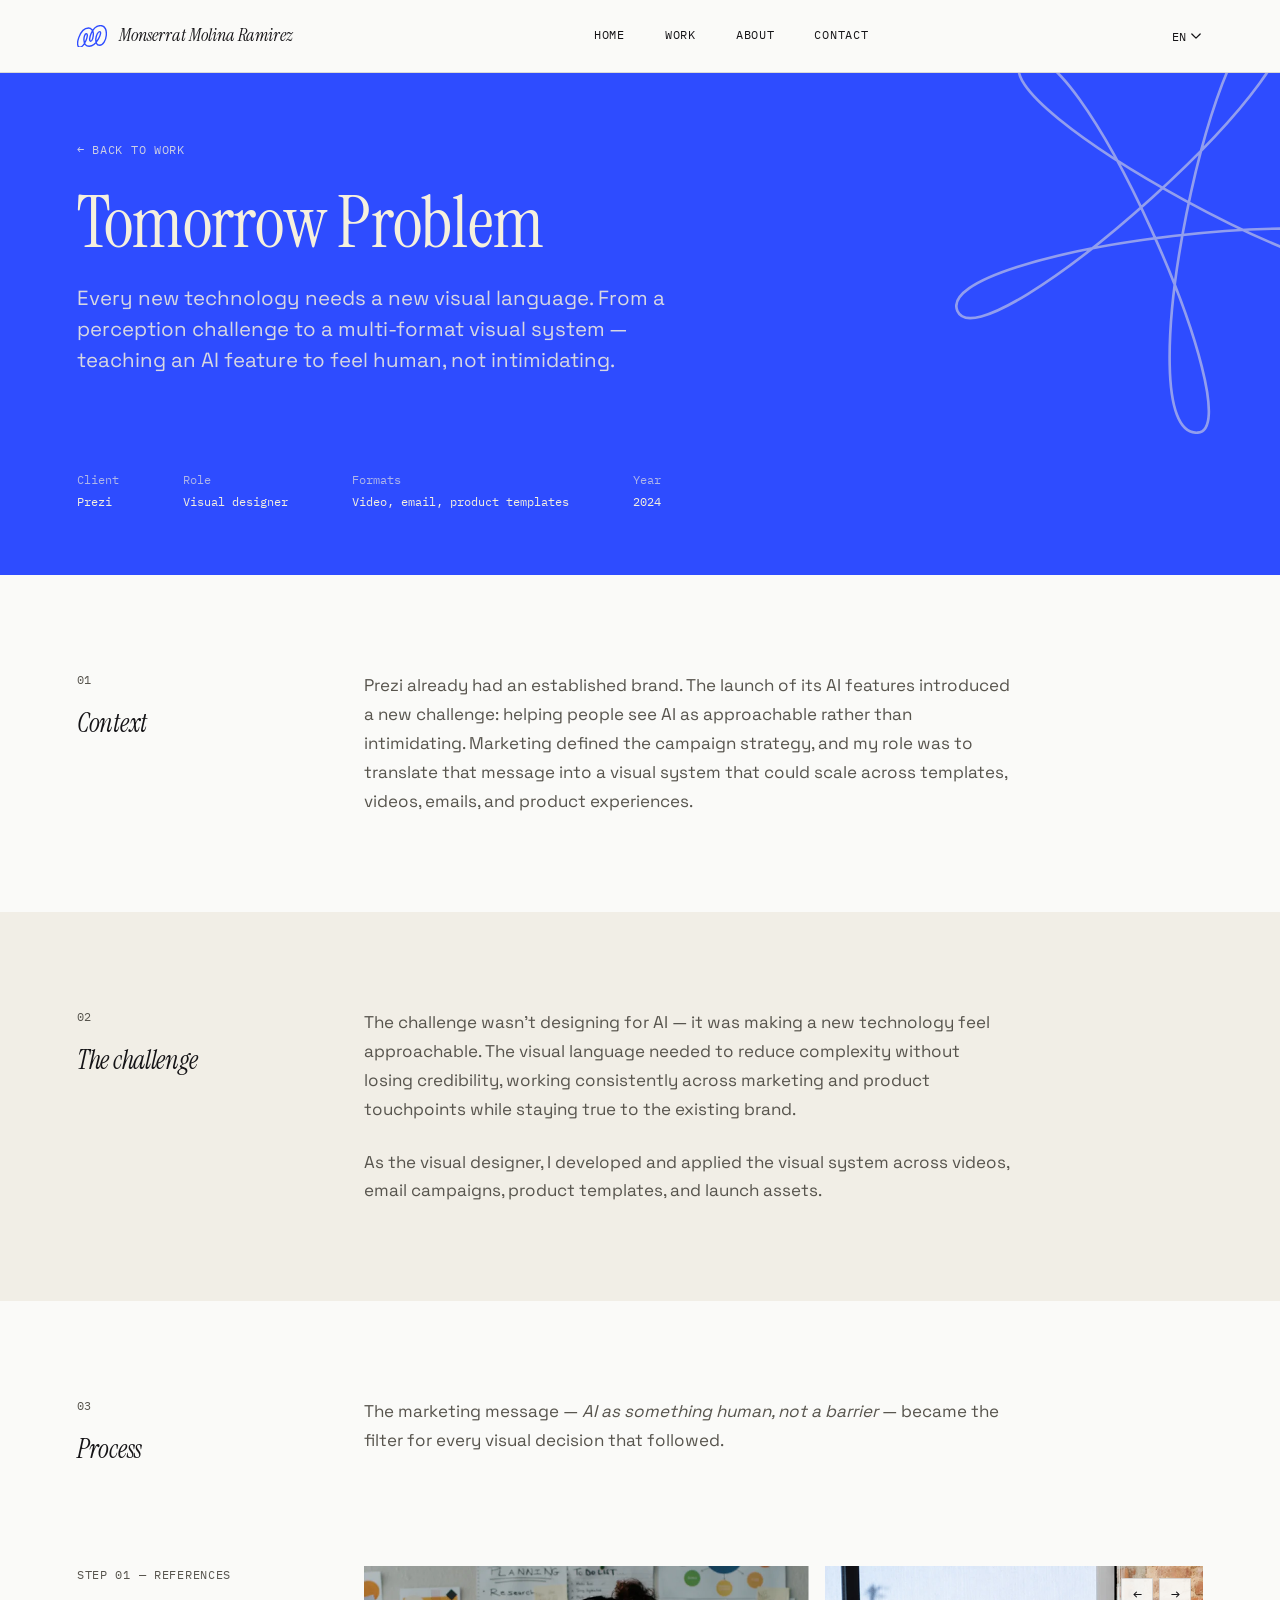
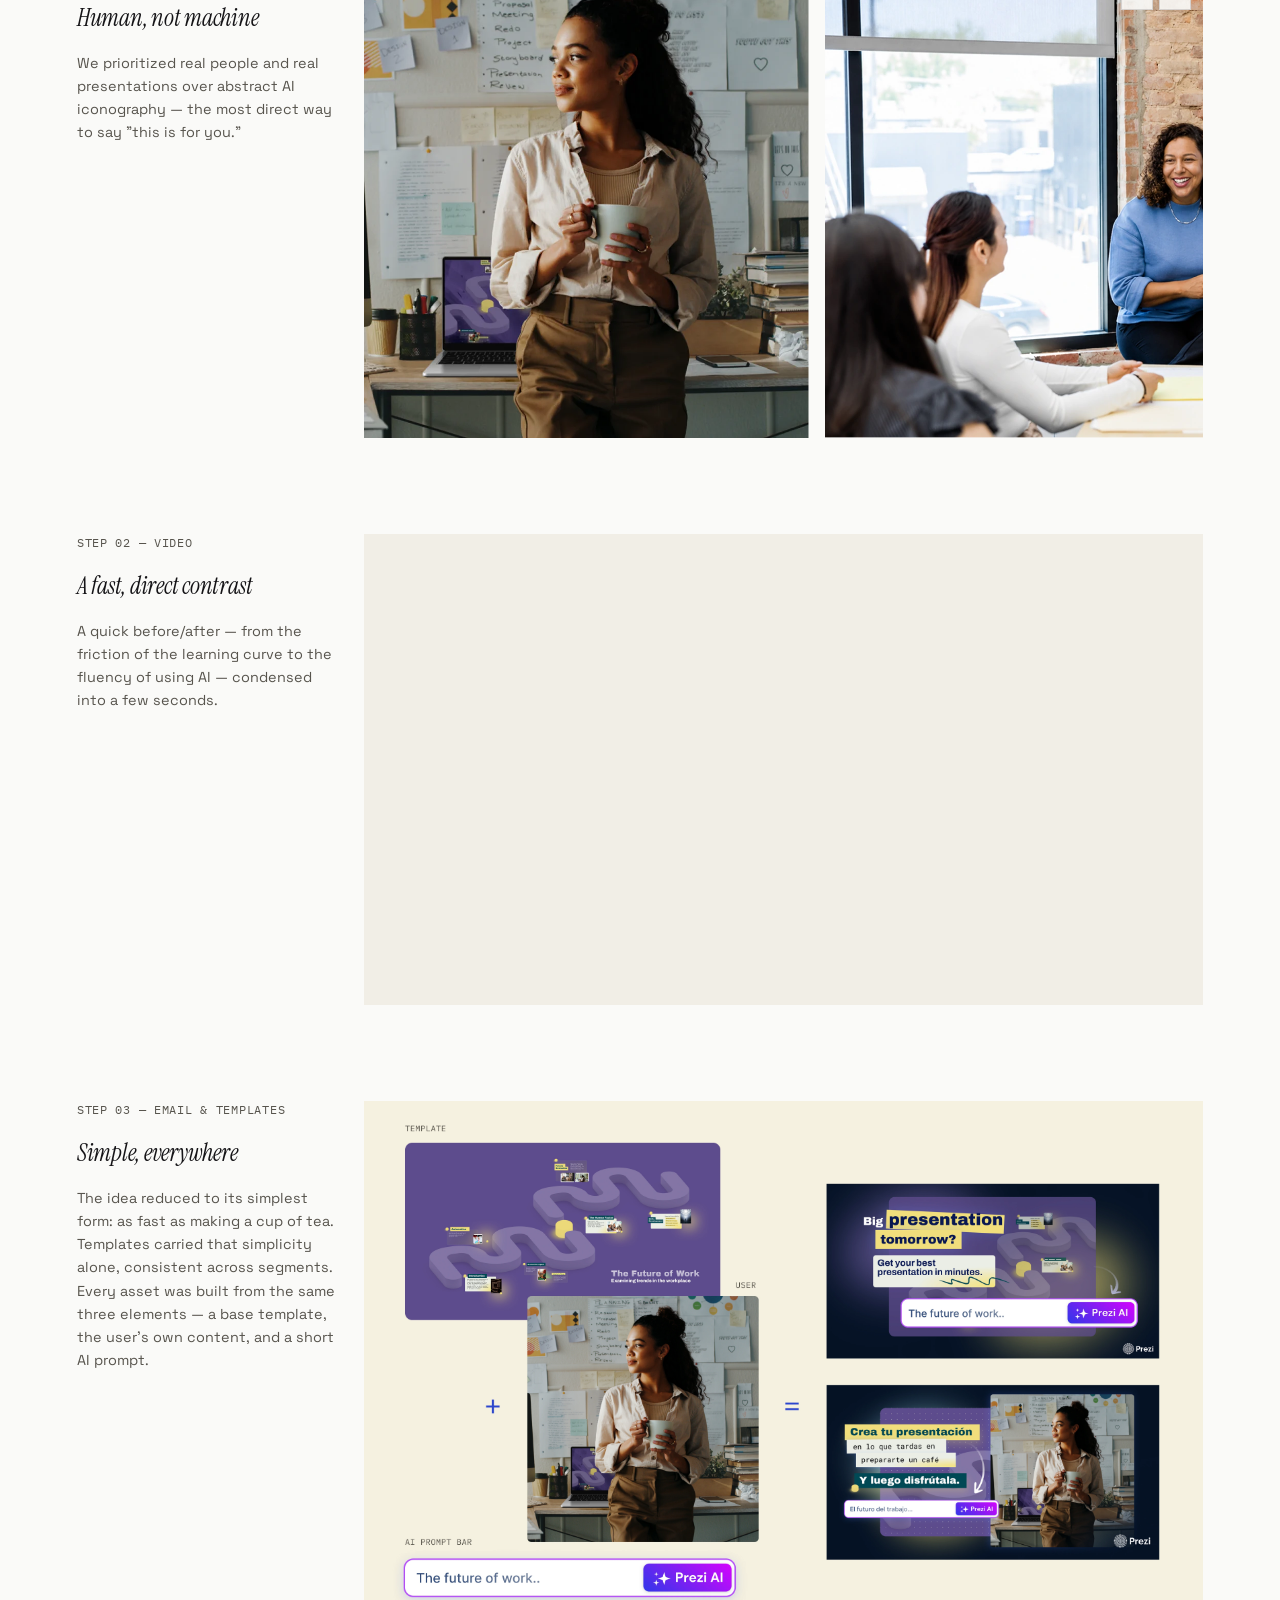
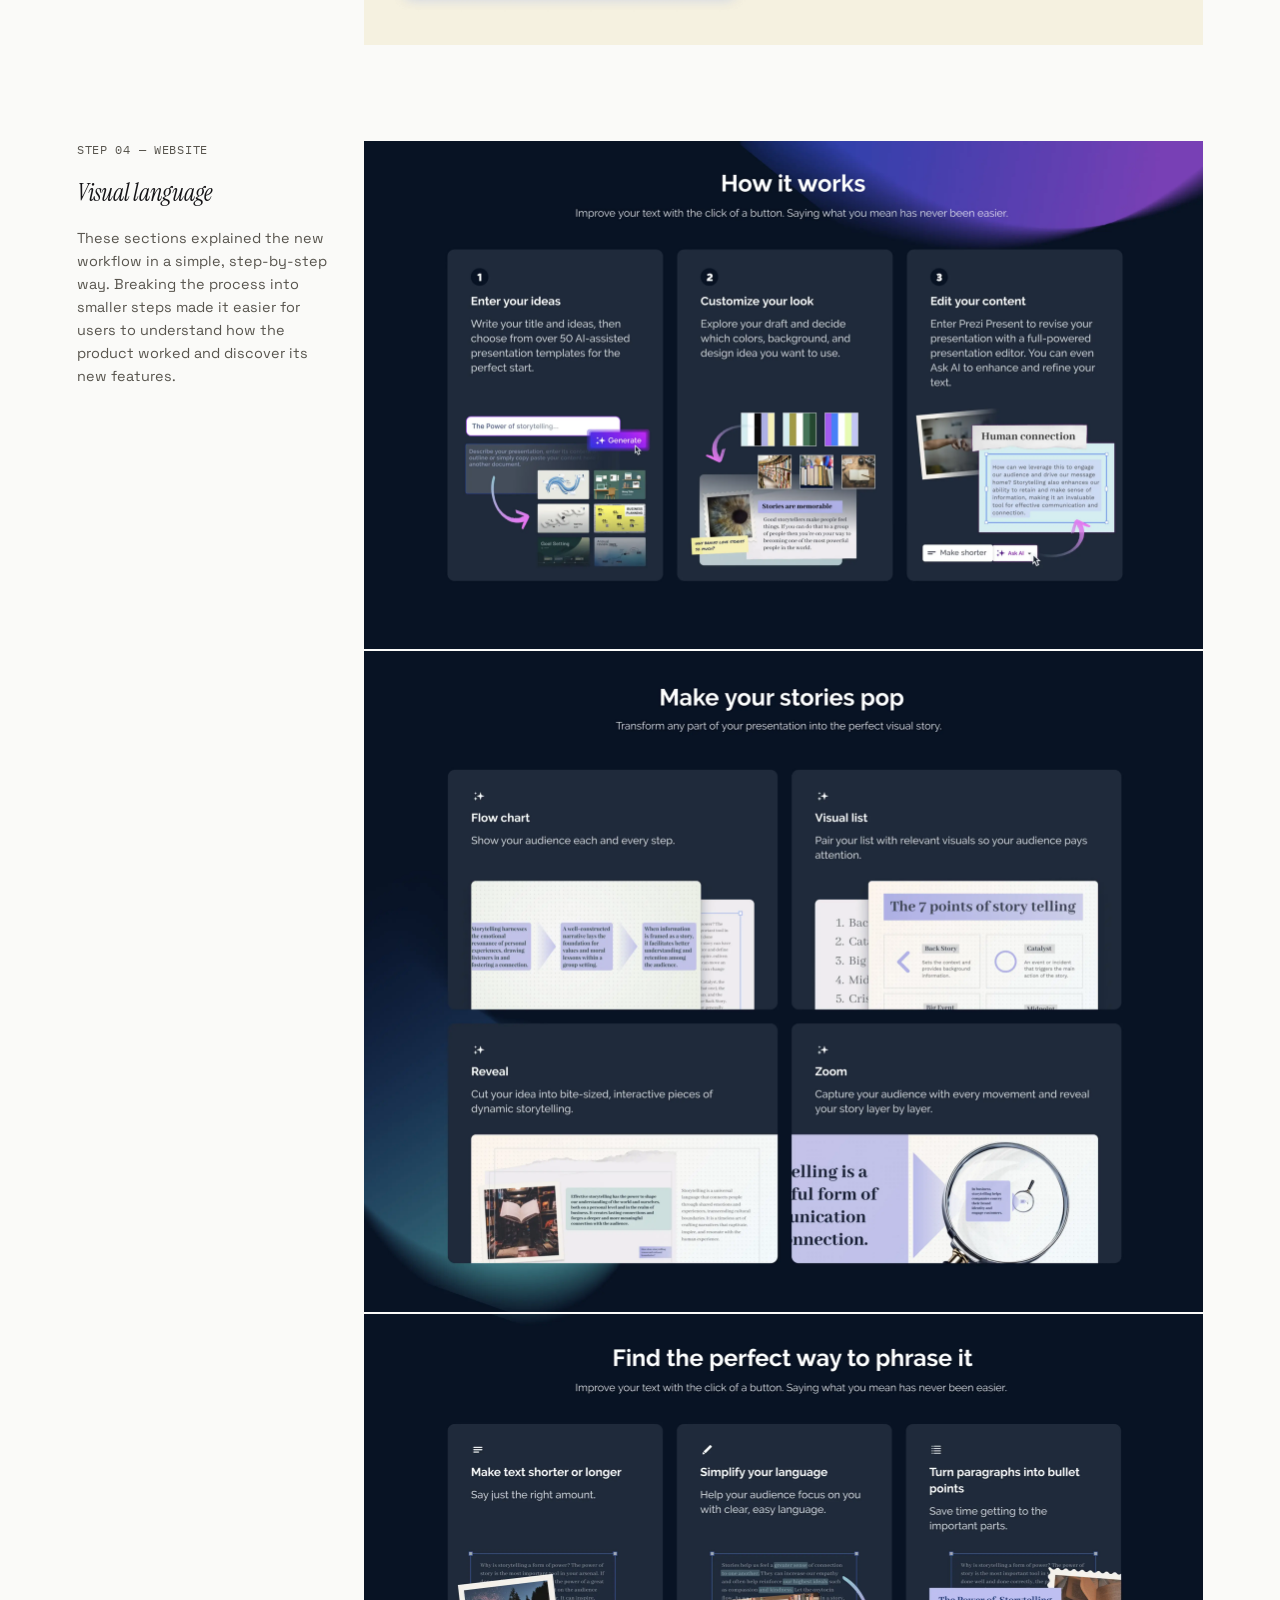
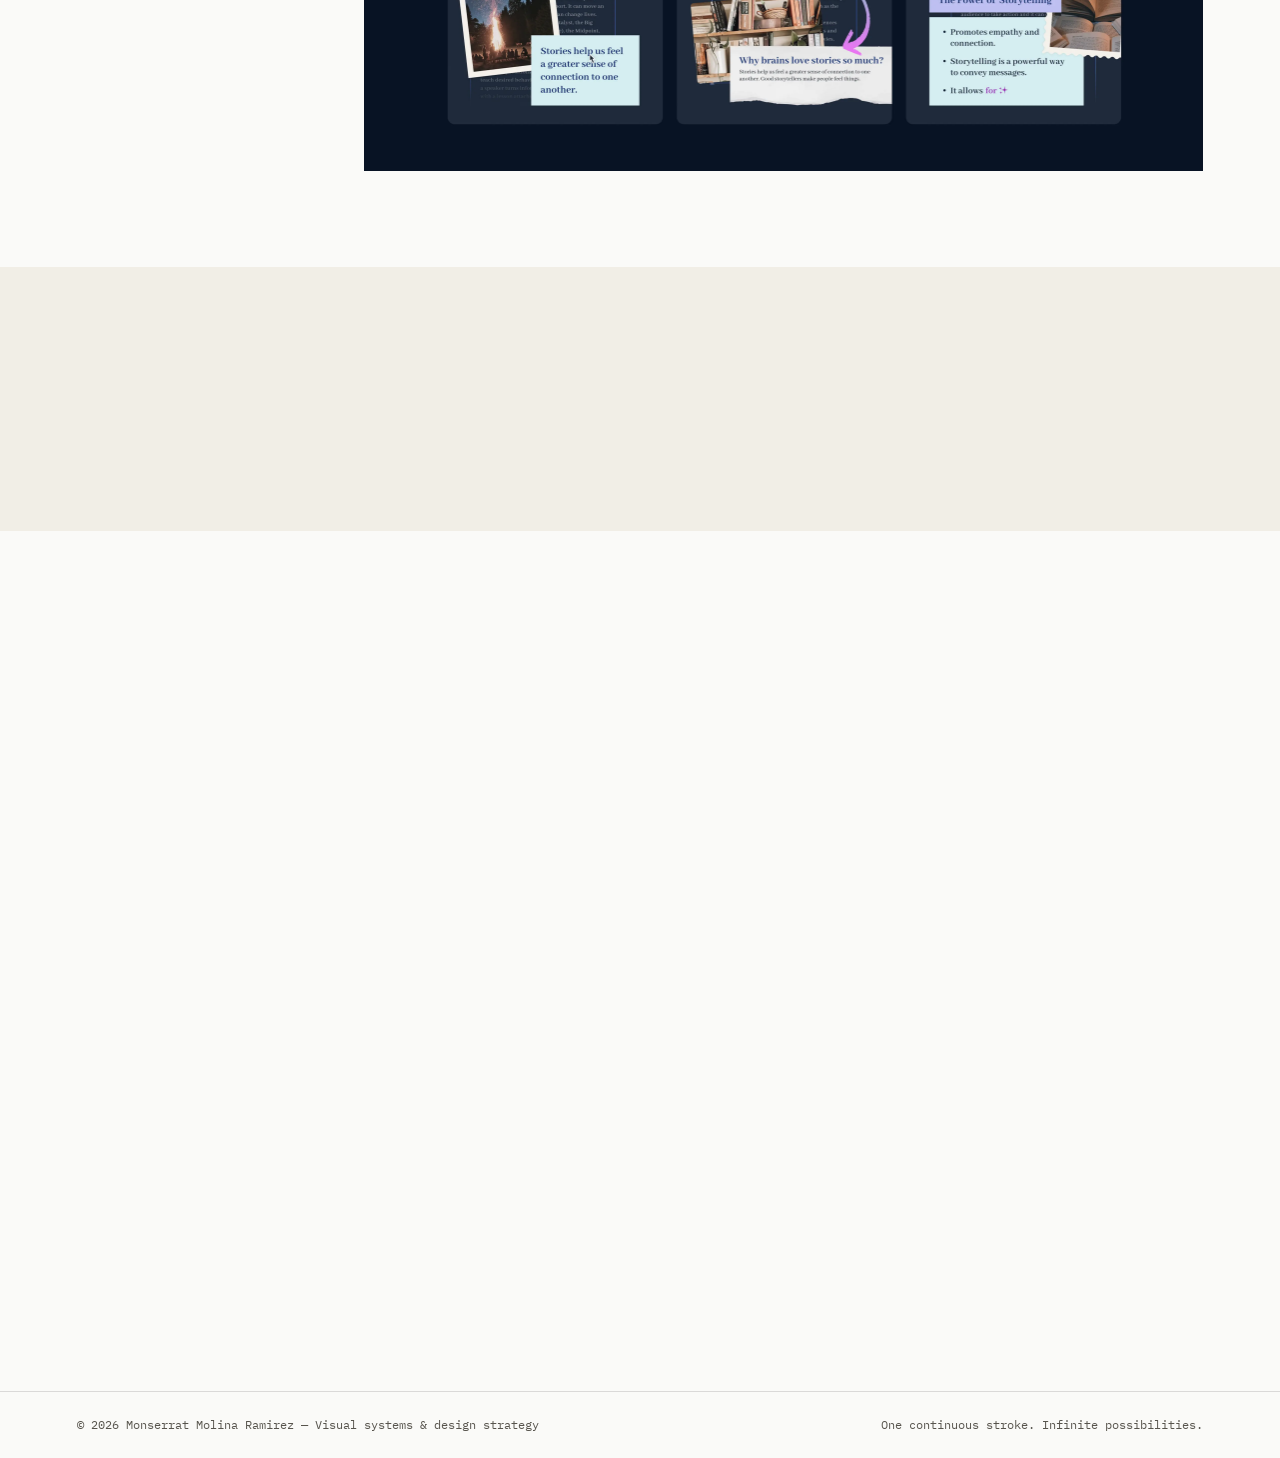
<file: case-studies/tomorrow-problem.html>
<!DOCTYPE html>
<html lang="en">
<head>
<meta charset="UTF-8">
<meta name="viewport" content="width=device-width, initial-scale=1.0">
<meta name="theme-color" content="#2E4CFF">
<title>Tomorrow Problem — Prezi AI Campaign Case Study by Monserrat</title>
<meta name="description" content="Every new technology needs a new visual language. A case study on teaching Prezi's AI feature to feel human, not intimidating, across video and email.">
<link rel="canonical" href="https://monmolina.com/case-studies/tomorrow-problem.html">
<link rel="alternate" hreflang="en" href="https://monmolina.com/case-studies/tomorrow-problem.html">
<link rel="alternate" hreflang="es" href="https://monmolina.com/es/case-studies/tomorrow-problem.html">
<link rel="alternate" hreflang="x-default" href="https://monmolina.com/case-studies/tomorrow-problem.html">
<meta property="og:type" content="article">
<meta property="og:site_name" content="Monserrat Molina Ramirez">
<meta property="og:locale" content="en_US">
<meta property="og:locale:alternate" content="es_MX">
<meta property="og:title" content="Tomorrow Problem — Prezi AI Campaign Case Study by Monserrat">
<meta property="og:description" content="Every new technology needs a new visual language. A case study on teaching Prezi's AI feature to feel human, not intimidating.">
<meta property="og:image" content="https://monmolina.com/assets/images/Open%20Graph.png">
<meta property="og:image:width" content="1200">
<meta property="og:image:height" content="630">
<meta property="og:image:alt" content="Tomorrow Problem — Prezi AI Campaign Case Study by Monserrat">
<meta property="og:url" content="https://monmolina.com/case-studies/tomorrow-problem.html">
<meta name="twitter:card" content="summary_large_image">
<meta name="twitter:title" content="Tomorrow Problem — Prezi AI Campaign Case Study by Monserrat">
<meta name="twitter:description" content="Every new technology needs a new visual language. A case study on teaching Prezi's AI feature to feel human, not intimidating.">
<meta name="twitter:image" content="https://monmolina.com/assets/images/Open%20Graph.png">
<link rel="icon" href="/favicon.ico" sizes="any">
<link rel="icon" type="image/svg+xml" href="../assets/favicons/favicon_light.svg">
<link rel="icon" type="image/svg+xml" href="../assets/favicons/favicon_light.svg" media="(prefers-color-scheme: light)">
<link rel="icon" type="image/svg+xml" href="../assets/favicons/favicon_dark.svg" media="(prefers-color-scheme: dark)">
<link rel="icon" type="image/png" sizes="32x32" href="../assets/favicons/favicon-32x32.png">
<link rel="icon" type="image/png" sizes="16x16" href="../assets/favicons/favicon-16x16.png">
<link rel="apple-touch-icon" sizes="180x180" href="../assets/favicons/apple-touch-icon.png">
<link rel="manifest" href="/site.webmanifest">
<link rel="preconnect" href="https://fonts.googleapis.com">
<link rel="preconnect" href="https://fonts.gstatic.com" crossorigin>
<link href="https://fonts.googleapis.com/css2?family=Instrument+Serif:ital@0;1&family=Space+Grotesk:wght@300..700&family=IBM+Plex+Mono:ital,wght@0,400;0,500;1,400&display=swap" rel="stylesheet">
<style>
/* ============ TOKENS ============ */
:root{
  --paper: #FAFAF8;
  --paper-shade: #F1EEE6;
  --ink: #151417;
  --ink-soft: #57544D;
  --blue: #2E4CFF;
  --blue-deep: #1A2FBF;
  --black: #0B0B0C;
  --sky: #90D5FB;
  --lime: #C3EE71;
  --coral: #FF6A5B;
  --mustard: #FFD53B;
  --sage: #779861;
  --purple: #A450EE;
  --cream: #F5F0DE;
  --line: rgba(21,20,23,0.14);
  --line-soft: rgba(21,20,23,0.08);
  --on-dark: rgba(250,250,248,0.86);
  --on-dark-soft: rgba(250,250,248,0.55);

  --s1: 8px; --s2: 16px; --s3: 24px; --s4: 40px; --s5: 64px; --s6: 96px; --s7: 160px;

  --margin: clamp(24px, 6vw, 120px);
  --gutter: 24px;
  --maxw: 1280px;

  --serif: 'Instrument Serif', Georgia, serif;
  --sans: 'Space Grotesk', -apple-system, BlinkMacSystemFont, sans-serif;
  --mono: 'IBM Plex Mono', ui-monospace, monospace;

  --fs-hero: clamp(2.9rem, 6.6vw, 6.4rem);
  --fs-h1: clamp(2.2rem, 4.4vw, 3.6rem);
  --fs-h2: clamp(1.5rem, 2.6vw, 2.15rem);
  --fs-lead: clamp(1.15rem, 1.6vw, 1.5rem);
  --fs-body: 1.0625rem;
  --fs-small: 0.9rem;
  --fs-cap: 0.75rem;

  --ease: cubic-bezier(.22,.61,.16,1);
}

@media (prefers-reduced-motion: reduce){
  *{ animation-duration: 0.001ms !important; animation-iteration-count: 1 !important; transition-duration: 0.001ms !important; scroll-behavior: auto !important; }
}

*{ box-sizing: border-box; margin:0; padding:0; }
html{ scroll-behavior: smooth; }
body{
  background: var(--paper);
  color: var(--ink);
  font-family: var(--sans);
  font-size: var(--fs-body);
  line-height: 1.5;
  -webkit-font-smoothing: antialiased;
  overflow-x: hidden;
}
img,svg{ display:block; max-width:100%; }
a{ color: inherit; text-decoration: none; }
p{ text-wrap: pretty; }
.container{ max-width: var(--maxw); margin: 0 auto; padding-inline: var(--margin); }
.grid{ display:grid; grid-template-columns: repeat(12, 1fr); column-gap: var(--gutter); }

@media (max-width: 1024px){ .grid{ grid-template-columns: repeat(8, 1fr); } }
@media (max-width: 640px){ .grid{ grid-template-columns: repeat(4, 1fr); } }

section{ position: relative; }

/* ============ TYPE HELPERS ============ */
.eyebrow{
  font-family: var(--mono); font-size: var(--fs-cap); letter-spacing: 0.09em; text-transform: uppercase;
  color: var(--ink-soft); display:flex; align-items:center; gap: 10px;
}
.eyebrow::before{ content:''; width: 22px; height: 1px; background: var(--ink-soft); display:inline-block; }
.eyebrow.on-dark{ color: var(--on-dark-soft); }
.eyebrow.on-dark::before{ background: var(--on-dark-soft); }
h1,h2,h3{ font-family: var(--serif); font-weight: 400; letter-spacing: -0.01em; text-wrap: balance; }
.lead{ font-size: var(--fs-lead); line-height: 1.45; color: var(--ink-soft); font-weight: 400; }
.rule{ height:1px; background: var(--line); border:none; width:100%; }
.mono-cap{ font-family: var(--mono); font-size: var(--fs-cap); letter-spacing: 0.06em; text-transform: uppercase; color: var(--ink-soft); }

/* ============ REVEAL ============ */
[data-reveal]{ opacity: 0; transform: translateY(22px); transition: opacity 0.9s var(--ease), transform 0.9s var(--ease); }
[data-reveal].in-view{ opacity: 1; transform: translateY(0); }
[data-reveal="fade"]{ transform: none; }

/* ============ NAV ============ */
.nav{ position: fixed; top:0; left:0; right:0; z-index: 100; background: var(--paper); border-bottom: 1px solid var(--line); transition: transform 0.5s var(--ease); }
.nav.hide{ transform: translateY(-100%); }
.nav-inner{ max-width: var(--maxw); margin: 0 auto; padding-inline: var(--margin); height: 72px; display:flex; align-items:center; justify-content: space-between; }
.brand{ display:flex; align-items:center; gap: 12px; }
.brand .mark{ width: 30px; height: auto; }
.brand .mark path{ stroke: var(--blue); }
.wordmark{ font-family: var(--serif); font-style: italic; font-size: 1.15rem; }
.nav-links{ display:flex; gap: var(--s4); font-family: var(--mono); font-size: var(--fs-cap); letter-spacing: 0.06em; text-transform: uppercase; }
.nav-links a{ position:relative; padding-bottom: 2px; }
.nav-links a::after{ content:''; position:absolute; left:0; bottom:-2px; width:0; height:1px; background: var(--coral); transition: width 0.35s var(--ease); }
.nav-links a:hover::after{ width:100%; }
.nav-links a:hover{ color: var(--coral); }

.nav-controls{ display:flex; align-items:center; gap: var(--s3); }
.lang-switch{ position:relative; }
.lang-btn{ display:flex; align-items:center; gap:4px; font-family: var(--mono); font-size: var(--fs-cap); letter-spacing:0.06em; text-transform:uppercase; background:none; border:none; cursor:pointer; color:var(--ink); padding:4px 2px; }
.lang-btn:hover{ color:var(--blue); }
.lang-chevron{ transition: transform 0.25s var(--ease); }
.lang-switch.open .lang-chevron{ transform: rotate(180deg); }
.lang-menu{ position:absolute; top: calc(100% + 10px); right:0; background:var(--paper); border:1px solid var(--line); min-width:130px; list-style:none; box-shadow: 0 8px 24px rgba(21,20,23,0.12); opacity:0; visibility:hidden; transform: translateY(-6px); transition: opacity 0.2s var(--ease), transform 0.2s var(--ease), visibility 0.2s; z-index:110; }
.lang-switch.open .lang-menu{ opacity:1; visibility:visible; transform:translateY(0); }
.lang-menu li{ font-family: var(--mono); font-size: var(--fs-cap); letter-spacing:0.06em; text-transform:uppercase; padding:10px 14px; cursor:pointer; }
.lang-menu li:hover{ background: var(--paper-shade); color:var(--blue); }
.lang-menu li[aria-selected="true"]{ color: var(--blue); }

.menu-toggle{ display:none; flex-direction:column; justify-content:center; gap:5px; width:32px; height:32px; background:none; border:none; cursor:pointer; padding:0; flex-shrink:0; }
.menu-toggle span{ display:block; width:100%; height:1.5px; background:var(--ink); transition: transform 0.3s var(--ease), opacity 0.3s var(--ease); }
.menu-toggle.open span:nth-child(1){ transform: translateY(6.5px) rotate(45deg); }
.menu-toggle.open span:nth-child(2){ opacity:0; }
.menu-toggle.open span:nth-child(3){ transform: translateY(-6.5px) rotate(-45deg); }

@media (max-width: 640px){
  .menu-toggle{ display:flex; }
  .nav-links{
    display:flex; position:absolute; top:100%; left:0; right:0; flex-direction:column; gap:0;
    background:var(--paper); border-bottom:1px solid var(--line);
    max-height:0; overflow:hidden; opacity:0; pointer-events:none;
    transition: max-height 0.35s var(--ease), opacity 0.25s var(--ease);
  }
  .nav-links.open{ max-height: 320px; opacity:1; pointer-events:auto; }
  .nav-links a{ padding: var(--s3) var(--margin); border-top:1px solid var(--line); }
  .nav-links a:first-child{ border-top:none; }
}

/* ============ FOLIO ============ */

/* ============ LINE MOTIF / DIVIDERS ============ */
.stroke-divider{ width:100%; display:flex; justify-content:center; padding: var(--s5) 0; }
.stroke-divider svg{ width: min(300px, 55%); height:auto; }
.stroke-divider path{ stroke: var(--ink); opacity: 0.28; }
.stroke-divider.blue path{ stroke: var(--blue); opacity: 0.6; }
.stroke-divider.flip svg{ transform: scaleY(-1) rotate(2deg); }

/* ============ POSTER BLOCKS (signature richness) ============ */
.poster-row{ display:grid; grid-template-columns: 1.1fr 0.9fr 1fr; gap: 1px; background: var(--ink); }
.poster{ position:relative; aspect-ratio: 4/5; overflow:hidden; display:flex; flex-direction:column; justify-content:flex-end; padding: var(--s4); }
.poster svg{ position:absolute; inset:0; width:100%; height:100%; }
.poster .p-label{ position:relative; z-index:2; font-family: var(--mono); font-size: var(--fs-cap); letter-spacing:0.06em; text-transform:uppercase; }
.poster-blue{ background: var(--blue); color: var(--cream); }
.poster-black{ background: var(--black); color: var(--on-dark); }
.poster-sky{ background: var(--sky); color: var(--black); }
.poster-cream{ background: var(--cream); color: var(--ink); }
.poster-stack{ position:relative; z-index:2; font-family: var(--serif); font-style: italic; font-size: clamp(2.2rem, 4vw, 3.6rem); line-height: 0.92; }
@media (max-width: 900px){ .poster-row{ grid-template-columns: 1fr; } .poster{ aspect-ratio: 16/10; } }

/* ============ SECTION HEADS ============ */
.section-head{ grid-column: 1 / 13; margin-bottom: var(--s5); }
.section-head h2{ font-size: var(--fs-h1); margin-top: var(--s2); max-width: 18ch; }
@media (max-width: 640px){ .section-head{ grid-column: 1 / 5; } }

/* ============ WORK ============ */
.work{ padding-block: var(--s6); }
.project{ grid-column: 1 / 13; margin-bottom: var(--s7); }
.project:last-child{ margin-bottom: 0; }
.project-row{ display:grid; grid-template-columns: repeat(12, 1fr); column-gap: var(--gutter); align-items: end; }
.project-visual{ grid-column: 1 / 9; aspect-ratio: 16/10.5; position:relative; overflow:hidden; }
.project.alt .project-visual{ grid-column: 5 / 13; order:2; }
.project-visual svg{ width:100%; height:100%; }
.grain{ position:absolute; inset:0; opacity: 0.4; mix-blend-mode: multiply; pointer-events:none; }
.project-text{ grid-column: 9 / 13; padding-bottom: var(--s4); }
.project.alt .project-text{ grid-column: 1 / 5; order:1; align-self:end; }
.project-text .num{ font-family: var(--mono); font-size: var(--fs-cap); color: var(--ink-soft); }
.project-text h3{ font-size: var(--fs-h2); margin-top: var(--s2); font-style: italic; }
.project-text p{ margin-top: var(--s2); color: var(--ink-soft); font-size: var(--fs-small); line-height:1.55; }
.tags{ margin-top: var(--s3); display:flex; gap: var(--s2); flex-wrap:wrap; }
.tags span{ font-family: var(--mono); font-size: 0.7rem; letter-spacing: 0.05em; text-transform: uppercase; border: 1px solid var(--line); padding: 5px 10px; color: var(--ink-soft); }
.view-case{ display:inline-flex; align-items:center; gap: 8px; margin-top: var(--s3); font-family: var(--mono); font-size: var(--fs-cap); letter-spacing:0.05em; text-transform:uppercase; color: var(--blue); border-bottom: 1px solid var(--blue); padding-bottom: 3px; width: fit-content; }
.view-case:hover{ color: var(--coral); border-color: var(--coral); }
.view-case svg{ width: 14px; height:14px; }

@media (max-width: 1024px){
  .project-visual, .project.alt .project-visual{ grid-column: 1 / 9; order:1; }
  .project-text, .project.alt .project-text{ grid-column: 1 / 9; order:2; margin-top: var(--s3); }
}
@media (max-width: 640px){
  .project-row{ grid-template-columns: repeat(4,1fr); }
  .project-visual, .project.alt .project-visual, .project-text, .project.alt .project-text{ grid-column: 1 / 5; }
}

/* ============ PHILOSOPHY ============ */
.philosophy{ padding-block: var(--s6); background: var(--black); color: var(--paper); }
.philosophy .grid{ align-items:start; }
.philosophy-text{ grid-column: 3 / 10; }
.philosophy h2{ font-size: var(--fs-h1); margin-top: var(--s3); }
.philosophy p{ margin-top: var(--s4); font-size: var(--fs-lead); line-height: 1.6; color: rgba(250,250,248,0.82); max-width: 46ch; }
.philosophy blockquote{ font-family: var(--serif); font-style: italic; font-size: clamp(1.6rem, 3vw, 2.4rem); color: #93A6FF; margin-block: var(--s5); line-height: 1.3; max-width: 22ch; }
@media (max-width: 1024px){ .philosophy-text{ grid-column: 1 / 9; } }
@media (max-width: 640px){ .philosophy-text{ grid-column: 1 / 5; } }

.flow{ grid-column: 1 / 13; margin-top: var(--s6); display:flex; align-items:center; justify-content: space-between; gap: var(--s2); flex-wrap: wrap; }
.flow-step{ display:flex; flex-direction:column; align-items:center; gap: var(--s2); text-align:center; width: 100px; }
.flow-step .dot{ width: 46px; height:46px; border-radius:50%; border: 1px solid rgba(250,250,248,0.35); display:flex; align-items:center; justify-content:center; font-family: var(--mono); font-size: 0.7rem; }
.flow-step .label{ font-family: var(--mono); font-size: 0.68rem; letter-spacing:0.05em; text-transform:uppercase; color: rgba(250,250,248,0.6); }
.flow-connector{ flex:1; min-width: 30px; height: 30px; }
.flow-connector path{ stroke: rgba(250,250,248,0.35); fill:none; stroke-width:1.5; }
@media (max-width: 780px){ .flow{ display:none; } }

/* ============ EXPERIMENTS ============ */
.experiments{ padding-block: var(--s6); background: var(--paper-shade); }
.exp-grid{ grid-column: 1/13; display:grid; grid-template-columns: repeat(12, 1fr); column-gap: var(--gutter); row-gap: var(--s5); }
.exp-card{ background: var(--paper); border: 1px solid var(--line); padding: var(--s3); }
.exp-card .exp-visual{ aspect-ratio: 4/3; margin-bottom: var(--s2); overflow:hidden; }
.exp-card .exp-visual svg{ width:100%; height:100%; }
.exp-card h4{ font-family: var(--serif); font-style: italic; font-size: 1.15rem; font-weight:400; margin-top: 4px; }
.exp1{ grid-column: 1/6; }
.exp2{ grid-column: 6/9; transform: translateY(var(--s5)); }
.exp3{ grid-column: 9/13; transform: translateY(calc(var(--s2) * -1)); }
.exp4{ grid-column: 1/4; }
.exp5{ grid-column: 4/9; transform: translateY(var(--s3)); }
.exp6{ grid-column: 9/13; transform: translateY(var(--s3)); }
@media (max-width: 1024px){ .exp1,.exp2,.exp3,.exp4,.exp5,.exp6{ grid-column: span 4; transform:none; } }
@media (max-width: 640px){ .exp-grid{ grid-template-columns: repeat(4,1fr); } .exp1,.exp2,.exp3,.exp4,.exp5,.exp6{ grid-column: 1/5; transform:none; } }

/* ============ NOTES ============ */
.notes{ padding-block: var(--s6); }
.note{ grid-column: 1/13; display:grid; grid-template-columns: repeat(12,1fr); column-gap: var(--gutter); padding-block: var(--s4); border-top: 1px solid var(--line); }
.notes-list .note:last-child{ border-bottom: 1px solid var(--line); }
.note .date{ grid-column: 1/3; font-family: var(--mono); font-size: var(--fs-cap); color: var(--ink-soft); padding-top: 4px; }
.note .title{ grid-column: 3/9; font-family: var(--serif); font-style: italic; font-size: 1.5rem; }
.note .excerpt{ grid-column: 9/13; font-size: var(--fs-small); color: var(--ink-soft); line-height:1.55; }
@media (max-width: 1024px){ .note{ grid-template-columns: repeat(8,1fr); row-gap: var(--s2); } .note .date{ grid-column: 1/4; } .note .title{ grid-column: 1/9; } .note .excerpt{ grid-column: 1/9; } }
@media (max-width: 640px){ .note{ grid-template-columns: repeat(4,1fr); } .note .date, .note .title, .note .excerpt{ grid-column: 1/5; } }

.reading{ grid-column: 1/13; margin-top: var(--s5); }
.reading-list{ display:flex; flex-wrap:wrap; gap: var(--s2) var(--s5); margin-top: var(--s3); }
.reading-list li{ list-style:none; font-family: var(--mono); font-size: var(--fs-small); }
.reading-list li span{ display:block; color: var(--ink-soft); font-size: var(--fs-cap); margin-top: 2px; }

/* ============ CONTACT ============ */
.contact{ padding-block: var(--s7) var(--s6); }
.contact-inner{ grid-column: 1/13; text-align:left; }
.contact h2{ font-size: var(--fs-h1); max-width: 13ch; }
.contact-email{ display:inline-block; margin-top: var(--s5); font-family: var(--serif); font-style: italic; font-size: clamp(1.8rem,3.4vw,2.8rem); color: var(--blue); border-bottom: 1.5px solid var(--blue); padding-bottom: 6px; transition: color 0.3s ease, border-color 0.3s ease; }
.contact-email:hover{ color: var(--coral); border-color: var(--coral); }
.contact-links{ margin-top: var(--s6); display:flex; gap: var(--s5); flex-wrap:wrap; font-family: var(--mono); font-size: var(--fs-small); }
.contact-links a{ border-bottom: 1px solid var(--line); padding-bottom: 2px; }
.contact-links a:hover{ color: var(--blue); border-color: var(--blue); }

footer{ border-top: 1px solid var(--line); padding-block: var(--s3); }
.footer-inner{ display:flex; justify-content: space-between; flex-wrap:wrap; gap: var(--s2); font-family: var(--mono); font-size: var(--fs-cap); color: var(--ink-soft); }

:focus-visible{ outline: 2px solid var(--blue); outline-offset: 3px; }

/* ============ CASE STUDY PAGES ============ */
.cs-hero{ padding-top: calc(72px + var(--s5)); padding-bottom: var(--s5); position:relative; overflow:hidden; }
.cs-hero.on-blue{ background: var(--blue); color: var(--cream); }
.cs-hero.on-black{ background: var(--black); color: var(--on-dark); }
.cs-hero.on-sky{ background: var(--sky); color: var(--black); }
.cs-hero-bg{ position:absolute; top:2%; right:-9%; width:min(40vw, 440px); height:auto; opacity:0.5; z-index:0; pointer-events:none; }
.cs-hero-inner{ position:relative; z-index:1; }
.back-link{ font-family: var(--mono); font-size: var(--fs-cap); letter-spacing:0.06em; text-transform:uppercase; display:inline-flex; align-items:center; gap:8px; opacity:0.8; }
.back-link:hover{ opacity:1; }
.cs-hero h1{ font-size: clamp(2.6rem, 5.6vw, 5.2rem); margin-top: var(--s3); max-width: 16ch; line-height:1.03; }
.cs-hero .cs-sub{ margin-top: var(--s3); font-size: var(--fs-lead); max-width: 46ch; opacity:0.85; }
.cs-meta-row{ margin-top: var(--s6); display:flex; flex-wrap:wrap; gap: var(--s5); font-family: var(--mono); font-size: var(--fs-cap); }
.cs-meta-row .m{ opacity:0.65; display:block; margin-bottom:4px; }

.cs-section{ padding-block: var(--s6); }
.cs-section.shade{ background: var(--paper-shade); }
.cs-label{ grid-column: 1/3; }
.cs-label .n{ font-family: var(--mono); font-size: var(--fs-cap); color: var(--ink-soft); }
.cs-label h2{ font-size: 1.6rem; font-style: italic; margin-top: var(--s2); }
.cs-body{ grid-column: 4/11; }
.cs-body p{ font-size: var(--fs-body); line-height: 1.7; color: var(--ink-soft); margin-bottom: var(--s3); max-width: 66ch; }
.cs-body p:last-child{ margin-bottom:0; }
.cs-body ul{ margin-top: var(--s3); padding-left: 1.1em; }
.cs-body li{ color: var(--ink-soft); line-height:1.6; margin-bottom: var(--s2); max-width: 62ch; }
.cs-body li b{ color: var(--ink); font-weight: 500; }
.cs-body blockquote{ font-family: var(--serif); font-style: italic; font-size: clamp(1.35rem,2vw,1.8rem); color: var(--blue); margin-block: var(--s4); max-width: 24ch; line-height:1.35; }
@media (max-width: 1024px){ .cs-label{ grid-column: 1/9; margin-bottom: var(--s2);} .cs-body{ grid-column: 1/9; } }
@media (max-width: 640px){ .cs-label{ grid-column: 1/5; } .cs-body{ grid-column: 1/5; } }

.cs-gallery{ grid-column: 1/13; display:grid; grid-template-columns: repeat(12,1fr); gap: var(--gutter); margin-top: var(--s5); }
.cs-gallery .g1{ grid-column: 1/8; aspect-ratio: 16/10; }
.cs-gallery .g2{ grid-column: 8/13; aspect-ratio: 3/4; transform: translateY(var(--s4)); }
.cs-gallery .g3{ grid-column: 1/6; aspect-ratio: 4/3; }
.cs-gallery .g4{ grid-column: 6/13; aspect-ratio: 16/9; }
.cs-gallery svg{ width:100%; height:100%; }
.cs-gallery figure{ overflow:hidden; position:relative; background: var(--paper-shade); }
.cs-gallery figcaption{ position:absolute; left:12px; bottom:12px; z-index:2; font-family: var(--mono); font-size: 0.68rem; letter-spacing:0.04em; text-transform:uppercase; background: var(--paper); padding: 4px 8px; }
@media (max-width: 1024px){ .cs-gallery .g1,.g2,.g3,.g4{ grid-column: 1/9; transform:none; } }
@media (max-width: 640px){ .cs-gallery .g1,.g2,.g3,.g4{ grid-column: 1/5; } }
.process-step{ grid-column: 1/13; display:grid; grid-template-columns: repeat(12,1fr); column-gap: var(--gutter); margin-top: var(--s6); align-items:start; }
.process-step .step-text{ grid-column: 1/4; }
.process-step .step-text .mono-cap{ display:block; margin-bottom: var(--s2); }
.process-step .step-text h3{ font-family: var(--serif); font-style: italic; font-size: 1.5rem; font-weight:400; }
.process-step .step-text p{ margin-top: var(--s2); font-size: var(--fs-small); color: var(--ink-soft); line-height:1.6; }
.process-step .step-visual{ grid-column: 4/13; aspect-ratio: 16/9; overflow:hidden; background: var(--paper-shade); position:relative; }
.process-step .step-visual.carousel{ background:none; }
.process-step .step-visual svg, .process-step .step-visual img, .process-step .step-visual video{ width:100%; height:100%; object-fit:cover; }
.process-step .step-visual.auto{ aspect-ratio:auto; overflow:visible; background:none; }
.process-step .step-visual.auto img{ height:auto; }
@media (max-width: 1024px){ .process-step{ grid-column:1/9; grid-template-columns: repeat(8,1fr); } .process-step .step-text{ grid-column:1/9; margin-bottom: var(--s3);} .process-step .step-visual{ grid-column:1/9; } }
@media (max-width: 640px){ .process-step{ grid-column:1/5; grid-template-columns: repeat(4,1fr); } .process-step .step-text{ grid-column:1/5; } .process-step .step-visual{ grid-column:1/5; } }

/* ============ VISUAL LANGUAGE STACK (Step 04) ============ */
.visual-stack{ display:flex; flex-direction:column; gap:2px; }
.visual-stack img{ width:100%; height:auto; display:block; }

/* ============ CAROUSEL ============ */
.carousel-track{ display:flex; gap: var(--s2); height:100%; overflow-x:auto; scroll-snap-type:x mandatory; scroll-behavior:smooth; scrollbar-width:none; -ms-overflow-style:none; }
.carousel-track::-webkit-scrollbar{ display:none; }
.process-step .step-visual .carousel-track img{ scroll-snap-align:start; flex:0 0 auto; height:100%; width:auto; max-width:none; object-fit:cover; }
.carousel-track:focus-visible{ outline:2px solid var(--blue); outline-offset:-2px; }
.carousel-nav{ position:absolute; top:12px; right:12px; z-index:2; display:flex; gap:6px; }
.carousel-btn{ width:32px; height:32px; border:1px solid var(--line); background:rgba(250,250,248,0.9); display:flex; align-items:center; justify-content:center; cursor:pointer; font-family:var(--mono); font-size:0.95rem; color:var(--ink); transition:border-color 0.2s ease, color 0.2s ease; }
.carousel-btn:hover{ border-color:var(--blue); color:var(--blue); }
.carousel-btn:focus-visible{ outline:2px solid var(--blue); outline-offset:2px; }

.cs-next{ padding-block: var(--s7) var(--s6); }
.cs-next a{ display:block; }
.cs-next .eyebrow{ margin-bottom: var(--s2); }
.cs-next h2{ font-size: var(--fs-h1); transition: color 0.3s ease; }
.cs-next a:hover h2{ color: var(--blue); }

</style>
<script type="application/ld+json">
{
  "@context": "https://schema.org",
  "@type": "CreativeWork",
  "name": "Tomorrow Problem",
  "headline": "Tomorrow Problem — Prezi AI Campaign Case Study",
  "description": "Every new technology needs a new visual language. A case study on teaching Prezi's AI feature to feel human, not intimidating, across video, email and product templates.",
  "url": "https://monmolina.com/case-studies/tomorrow-problem.html",
  "image": "https://monmolina.com/assets/images/Open%20Graph.png",
  "author": { "@id": "https://monmolina.com/#person" },
  "creator": { "@id": "https://monmolina.com/#person" },
  "about": ["Brand campaign design", "AI product marketing", "Visual identity"],
  "inLanguage": "en"
}
</script>
</head>
<body>

<nav class="nav" id="nav">
  <div class="nav-inner">
    <a href="../index.html" class="brand">
      <svg class="mark" viewBox="0 0 305 232" fill="none" xmlns="http://www.w3.org/2000/svg" aria-hidden="true">
        <path d="M117.015 30.9328C143.392 30.9328 166.567 56.3497 166.567 87.5243C166.567 118.699 156.979 165.694 138.509 165.694C107.733 165.694 148.581 6 240.89 6C333.199 6 303.392 206.456 230.343 206.456C162.728 206.456 196.298 66.9054 230.343 66.9054C264.387 66.9054 199.627 216.528 123.885 216.528C48.1443 216.528 67.1412 88.4839 93.679 88.4839C129.168 88.4839 73.5357 225.64 28.4596 225.64C-26.7731 225.64 26.379 30.9413 117.015 30.9413V30.9328Z" stroke-width="14" stroke-linecap="round" stroke-linejoin="round"/>
      </svg>
      <span class="wordmark">Monserrat Molina Ramirez</span>
    </a>
    <div class="nav-links" id="navLinks">
      <a href="../index.html" data-i18n="nav_home">Home</a>
      <a href="../index.html#work" data-i18n="nav_work">Work</a>
      <a href="../about.html" data-i18n="nav_about">About</a>
      <a href="../index.html#contact" data-i18n="nav_contact">Contact</a>
    </div>
    <div class="nav-controls">
      <div class="lang-switch" id="langSwitch">
        <button type="button" class="lang-btn" id="langBtn" aria-haspopup="listbox" aria-expanded="false">
          <span id="langBtnLabel">EN</span>
          <svg class="lang-chevron" viewBox="0 0 12 8" width="10" height="7" aria-hidden="true"><path d="M1 1L6 6L11 1" stroke="currentColor" stroke-width="1.5" fill="none" stroke-linecap="round" stroke-linejoin="round"/></svg>
        </button>
        <ul class="lang-menu" id="langMenu" role="listbox">
          <li role="option" data-lang="en" data-href="tomorrow-problem.html" aria-selected="true">EN</li>
          <li role="option" data-lang="es" data-href="../es/case-studies/tomorrow-problem.html" aria-selected="false">ES</li>
        </ul>
      </div>
      <button type="button" class="menu-toggle" id="menuToggle" aria-expanded="false" aria-controls="navLinks" aria-label="Menu">
        <span></span><span></span><span></span>
      </button>
    </div>
  </div>
</nav>

<main>

<!-- HERO -->
<section class="cs-hero on-blue">
  <svg class="cs-hero-bg" viewBox="0 0 616 591" xmlns="http://www.w3.org/2000/svg" aria-hidden="true">
    <path class="draw-path" d="M450.879 3.75147C366.372 -37.1295 234.169 593.897 339.478 588.975C421.258 585.133 164.659 2.38818 94.2101 68.9238C30.7906 128.82 589.881 433.064 613.11 351.656C642.855 247.391 -34.3286 332.216 3.36544 418.652C39.0766 500.485 546.929 50.2273 450.879 3.75147Z" fill="none" stroke="#F5F0DE" stroke-width="3.7"/>
  </svg>
  <div class="container cs-hero-inner">
    <a class="back-link" href="../index.html" data-i18n="back_link">&larr; Back to work</a>
    <h1>Tomorrow Problem</h1>
    <p class="cs-sub" data-i18n="hero_sub">Every new technology needs a new visual language. From a perception challenge to a multi-format visual system — teaching an AI feature to feel human, not intimidating.</p>
    <div class="cs-meta-row">
      <div><span class="m" data-i18n="meta_client">Client</span>Prezi</div>
      <div><span class="m" data-i18n="meta_role">Role</span><span data-i18n="meta_role_val">Visual designer</span></div>
      <div><span class="m" data-i18n="meta_formats">Formats</span><span data-i18n="meta_formats_val">Video, email, product templates</span></div>
      <div><span class="m" data-i18n="meta_year">Year</span>2024</div>
    </div>
  </div>
</section>

<!-- CONTEXT -->
<section class="cs-section">
  <div class="container grid">
    <div class="cs-label" data-reveal><p class="n">01</p><h2 data-i18n="context_title">Context</h2></div>
    <div class="cs-body" data-reveal>
      <p data-i18n="context_body">Prezi already had an established brand. The launch of its AI features introduced a new challenge: helping people see AI as approachable rather than intimidating. Marketing defined the campaign strategy, and my role was to translate that message into a visual system that could scale across templates, videos, emails, and product experiences.</p>
    </div>
  </div>
</section>

<!-- ROLE + CHALLENGE -->
<section class="cs-section shade">
  <div class="container grid">
    <div class="cs-label" data-reveal><p class="n">02</p><h2 data-i18n="challenge_title">The challenge</h2></div>
    <div class="cs-body" data-reveal>
      <p data-i18n="challenge_body1">The challenge wasn't designing for AI — it was making a new technology feel approachable. The visual language needed to reduce complexity without losing credibility, working consistently across marketing and product touchpoints while staying true to the existing brand.</p>
      <p data-i18n="challenge_body2">As the visual designer, I developed and applied the visual system across videos, email campaigns, product templates, and launch assets.</p>
    </div>
  </div>
</section>

<!-- PROCESS -->
<section class="cs-section">
  <div class="container grid">
    <div class="cs-label" data-reveal><p class="n">03</p><h2 data-i18n="process_title">Process</h2></div>
    <div class="cs-body" data-reveal>
      <p data-i18n="process_intro">The marketing message — <i>AI as something human, not a barrier</i> — became the filter for every visual decision that followed.</p>
    </div>

    <div class="process-step" data-reveal>
      <div class="step-text">
        <span class="mono-cap" data-i18n="step1_label">Step 01 — References</span>
        <h3 data-i18n="step1_title">Human, not machine</h3>
        <p data-i18n="step1_body">We prioritized real people and real presentations over abstract AI iconography — the most direct way to say "this is for you."</p>
      </div>
      <div class="step-visual carousel">
        <div class="carousel-track" tabindex="0" role="group" aria-label="Reference photos — teachers using Prezi AI">
          <img src="../assets/images/webp/teacher 1.webp" alt="Teacher reference photo 1">
          <img src="../assets/images/webp/teacher 2.webp" alt="Teacher reference photo 2">
          <img src="../assets/images/webp/teacher 3.webp" alt="Teacher reference photo 3">
        </div>
        <div class="carousel-nav" data-carousel>
          <button type="button" class="carousel-btn prev" aria-label="Previous image">&larr;</button>
          <button type="button" class="carousel-btn next" aria-label="Next image">&rarr;</button>
        </div>
      </div>
    </div>

    <div class="process-step" data-reveal>
      <div class="step-text">
        <span class="mono-cap" data-i18n="step2_label">Step 02 — Video</span>
        <h3 data-i18n="step2_title">A fast, direct contrast</h3>
        <p data-i18n="step2_body">A quick before/after — from the friction of the learning curve to the fluency of using AI — condensed into a few seconds.</p>
      </div>
      <div class="step-visual">
        <video src="../assets/videos/video_tomorrow.mp4" autoplay muted loop playsinline aria-hidden="true"></video>
      </div>
    </div>

    <div class="process-step" data-reveal>
      <div class="step-text">
        <span class="mono-cap" data-i18n="step3_label">Step 03 — Email &amp; templates</span>
        <h3 data-i18n="step3_title">Simple, everywhere</h3>
        <p data-i18n="step3_body">The idea reduced to its simplest form: as fast as making a cup of tea. Templates carried that simplicity alone, consistent across segments. Every asset was built from the same three elements — a base template, the user's own content, and a short AI prompt.</p>
      </div>
      <div class="step-visual auto">
        <picture>
          <source media="(max-width: 640px)" srcset="../assets/images/webp/composition_mobile.webp">
          <img src="../assets/images/webp/composition.webp" alt="Composition of email, template and product assets carrying the same simple message">
        </picture>
      </div>
    </div>

    <div class="process-step" data-reveal>
      <div class="step-text">
        <span class="mono-cap" data-i18n="step4_label">Step 04 — Website</span>
        <h3 data-i18n="step4_title">Visual language</h3>
        <p data-i18n="step4_body">These sections explained the new workflow in a simple, step-by-step way. Breaking the process into smaller steps made it easier for users to understand how the product worked and discover its new features.</p>
      </div>
      <div class="step-visual auto">
        <div class="visual-stack">
          <img src="../assets/images/webp/visual language 1.webp" alt="Visual language — step one">
          <img src="../assets/images/webp/visual language 2.webp" alt="Visual language — step two">
          <img src="../assets/images/webp/visual language 3.webp" alt="Visual language — step three">
        </div>
      </div>
    </div>
  </div>
</section>

<!-- RESULT -->
<section class="cs-section shade">
  <div class="container grid">
    <div class="cs-label" data-reveal><p class="n">04</p><h2 data-i18n="result_title">Result</h2></div>
    <div class="cs-body" data-reveal>
      <p data-i18n="result_body">Beyond the campaign itself, the system held up well enough that the resulting templates became some of the best examples produced by real users.</p>
    </div>
  </div>
</section>

<!-- REFLECTION -->
<section class="cs-section">
  <div class="container grid">
    <div class="cs-label" data-reveal><p class="n">05</p><h2 data-i18n="reflection_title">Reflection</h2></div>
    <div class="cs-body" data-reveal>
      <p data-i18n="reflection_body">This campaign marked the shift of the brand's visual language toward AI, inside and outside the product. It was the first time I had to design not just to communicate a feature, but to change how a technology is perceived — finding the point where simple didn't feel empty, and human didn't feel decorative.</p>
      <blockquote data-i18n="reflection_quote">"Simple didn't feel empty, and human didn't feel decorative."</blockquote>
    </div>
  </div>
</section>

</main>

<section class="cs-next">
  <div class="container">
    <a href="growth-process.html" data-reveal>
      <p class="eyebrow" data-i18n="next_label">Next case study</p>
      <h2 data-i18n="next_title">Designing a Better Website Workflow &rarr;</h2>
    </a>
  </div>
</section>

<footer>
  <div class="container footer-inner">
    <span data-i18n="footer1">© 2026 Monserrat Molina Ramirez — Visual systems &amp; design strategy</span>
    <span data-i18n="footer2">One continuous stroke. Infinite possibilities.</span>
  </div>
</footer>

<script>
(function(){
  // ---------- i18n dictionary ----------
  var i18n = {
    en: {
      nav_home: "Home", nav_work: "Work", nav_about: "About", nav_contact: "Contact",
      back_link: "&larr; Back to work",
      hero_sub: "Every new technology needs a new visual language. From a perception challenge to a multi-format visual system — teaching an AI feature to feel human, not intimidating.",
      meta_client: "Client", meta_role: "Role", meta_role_val: "Visual designer",
      meta_formats: "Formats", meta_formats_val: "Video, email, product templates", meta_year: "Year",
      context_title: "Context",
      context_body: "Prezi already had an established brand. The launch of its AI features introduced a new challenge: helping people see AI as approachable rather than intimidating. Marketing defined the campaign strategy, and my role was to translate that message into a visual system that could scale across templates, videos, emails, and product experiences.",
      challenge_title: "The challenge",
      challenge_body1: "The challenge wasn't designing for AI — it was making a new technology feel approachable. The visual language needed to reduce complexity without losing credibility, working consistently across marketing and product touchpoints while staying true to the existing brand.",
      challenge_body2: "As the visual designer, I developed and applied the visual system across videos, email campaigns, product templates, and launch assets.",
      process_title: "Process",
      process_intro: "The marketing message — <i>AI as something human, not a barrier</i> — became the filter for every visual decision that followed.",
      step1_label: "Step 01 — References", step1_title: "Human, not machine",
      step1_body: "We prioritized real people and real presentations over abstract AI iconography — the most direct way to say \"this is for you.\"",
      step2_label: "Step 02 — Video", step2_title: "A fast, direct contrast",
      step2_body: "A quick before/after — from the friction of the learning curve to the fluency of using AI — condensed into a few seconds.",
      step3_label: "Step 03 — Email &amp; templates", step3_title: "Simple, everywhere",
      step3_body: "The idea reduced to its simplest form: as fast as making a cup of tea. Templates carried that simplicity alone, consistent across segments. Every asset was built from the same three elements — a base template, the user's own content, and a short AI prompt.",
      step4_label: "Step 04 — Website", step4_title: "Visual language",
      step4_body: "These sections explained the new workflow in a simple, step-by-step way. Breaking the process into smaller steps made it easier for users to understand how the product worked and discover its new features.",
      result_title: "Result",
      result_body: "Beyond the campaign itself, the system held up well enough that the resulting templates became some of the best examples produced by real users.",
      reflection_title: "Reflection",
      reflection_body: "This campaign marked the shift of the brand's visual language toward AI, inside and outside the product. It was the first time I had to design not just to communicate a feature, but to change how a technology is perceived — finding the point where simple didn't feel empty, and human didn't feel decorative.",
      reflection_quote: "\"Simple didn't feel empty, and human didn't feel decorative.\"",
      next_label: "Next case study",
      next_title: "Designing a Better Website Workflow &rarr;",
      footer1: "© 2026 Monserrat Molina Ramirez — Visual systems &amp; design strategy",
      footer2: "One continuous stroke. Infinite possibilities."
    },
    es: {
      nav_home: "Inicio", nav_work: "Trabajo", nav_about: "Acerca de", nav_contact: "Contacto",
      back_link: "&larr; Regresar a Trabajo",
      hero_sub: "Cada nueva tecnología necesita un nuevo lenguaje visual. De un reto de percepción a un sistema visual multiformato — enseñando a una función de IA a sentirse humana, no intimidante.",
      meta_client: "Cliente", meta_role: "Rol", meta_role_val: "Diseñadora visual",
      meta_formats: "Formatos", meta_formats_val: "Video, correo electrónico, plantillas de producto", meta_year: "Año",
      context_title: "Contexto",
      context_body: "Prezi ya tenía una marca establecida. El lanzamiento de sus funciones de IA presentó un nuevo reto: ayudar a las personas a ver la IA como algo accesible en lugar de intimidante. Marketing definió la estrategia de campaña, y mi papel fue traducir ese mensaje en un sistema visual que pudiera escalar entre plantillas, videos, correos y experiencias de producto.",
      challenge_title: "El reto",
      challenge_body1: "El reto no era diseñar para la IA — era hacer que una nueva tecnología se sintiera accesible. El lenguaje visual necesitaba reducir la complejidad sin perder credibilidad, funcionando de forma consistente en puntos de contacto de marketing y producto, manteniéndose fiel a la marca existente.",
      challenge_body2: "Como diseñadora visual, desarrollé y apliqué el sistema visual en videos, campañas de correo, plantillas de producto y activos de lanzamiento.",
      process_title: "Proceso",
      process_intro: "El mensaje de marketing — <i>la IA como algo humano, no una barrera</i> — se convirtió en el filtro para cada decisión visual que siguió.",
      step1_label: "Paso 01 — Referencias", step1_title: "Humano, no máquina",
      step1_body: "Priorizamos personas y presentaciones reales por encima de la iconografía abstracta de IA — la forma más directa de decir \"esto es para ti\".",
      step2_label: "Paso 02 — Video", step2_title: "Un contraste rápido y directo",
      step2_body: "Un antes/después rápido — de la fricción de la curva de aprendizaje a la fluidez de usar IA — condensado en unos segundos.",
      step3_label: "Paso 03 — Correo y plantillas", step3_title: "Simple, en todas partes",
      step3_body: "La idea reducida a su forma más simple: tan rápido como preparar una taza de té. Las plantillas llevaban esa simplicidad por sí solas, de forma consistente en todos los segmentos. Cada activo se construyó a partir de los mismos tres elementos — una plantilla base, el contenido propio del usuario y un prompt corto de IA.",
      step4_label: "Paso 04 — Sitio web", step4_title: "Lenguaje visual",
      step4_body: "Estas secciones explicaban el nuevo flujo de trabajo de forma simple, paso a paso. Dividir el proceso en pasos más pequeños facilitó que los usuarios entendieran cómo funcionaba el producto y descubrieran sus nuevas funciones.",
      result_title: "Resultado",
      result_body: "Más allá de la campaña en sí, el sistema se sostuvo lo suficientemente bien como para que las plantillas resultantes se convirtieran en algunos de los mejores ejemplos producidos por usuarios reales.",
      reflection_title: "Reflexión",
      reflection_body: "Esta campaña marcó el giro del lenguaje visual de la marca hacia la IA, dentro y fuera del producto. Fue la primera vez que tuve que diseñar no solo para comunicar una función, sino para cambiar cómo se percibe una tecnología — encontrando el punto donde lo simple no se sintiera vacío, y lo humano no se sintiera decorativo.",
      reflection_quote: "\"Lo simple no se sintió vacío, y lo humano no se sintió decorativo.\"",
      next_label: "Siguiente caso de estudio",
      next_title: "Diseñando un mejor flujo de trabajo para el sitio &rarr;",
      footer1: "© 2026 Monserrat Molina Ramirez — Sistemas visuales y estrategia de diseño",
      footer2: "Un solo trazo continuo. Infinitas posibilidades."
    }
  };

  // ---------- Reveal on scroll ----------
  var revealEls = document.querySelectorAll('[data-reveal]');
  var io = new IntersectionObserver(function(entries){
    entries.forEach(function(e){
      if(e.isIntersecting){ e.target.classList.add('in-view'); io.unobserve(e.target); }
    });
  }, { threshold: 0.14, rootMargin: '0px 0px -40px 0px' });
  revealEls.forEach(function(el){ io.observe(el); });

  // ---------- Mobile menu toggle ----------
  var menuToggle = document.getElementById('menuToggle');
  var navLinksEl = document.getElementById('navLinks');
  if(menuToggle && navLinksEl){
    menuToggle.addEventListener('click', function(){
      var isOpen = navLinksEl.classList.toggle('open');
      menuToggle.classList.toggle('open', isOpen);
      menuToggle.setAttribute('aria-expanded', isOpen ? 'true' : 'false');
    });
    navLinksEl.querySelectorAll('a').forEach(function(a){
      a.addEventListener('click', function(){
        navLinksEl.classList.remove('open');
        menuToggle.classList.remove('open');
        menuToggle.setAttribute('aria-expanded', 'false');
      });
    });
  }

  // ---------- Language switcher ----------
  var langSwitch = document.getElementById('langSwitch');
  var langBtn = document.getElementById('langBtn');
  var langMenu = document.getElementById('langMenu');
  var langBtnLabel = document.getElementById('langBtnLabel');
  function setLang(lang){
    document.documentElement.setAttribute('lang', lang);
    document.querySelectorAll('[data-i18n]').forEach(function(el){
      var key = el.getAttribute('data-i18n');
      if(i18n[lang] && i18n[lang][key] != null) el.innerHTML = i18n[lang][key];
    });
    if(langBtnLabel) langBtnLabel.textContent = lang.toUpperCase();
    if(langMenu){
      langMenu.querySelectorAll('li').forEach(function(li){
        li.setAttribute('aria-selected', li.getAttribute('data-lang') === lang ? 'true' : 'false');
      });
    }
    var linkedinEl = document.querySelector('[data-linkedin]');
    if(linkedinEl){
      linkedinEl.href = lang === 'es'
        ? 'https://www.linkedin.com/in/monserrat-molina-ramirez/?locale=es-ES'
        : 'https://www.linkedin.com/in/monserrat-molina-ramirez/?locale=en-US';
    }
    try{ localStorage.setItem('lang', lang); }catch(e){}
  }
  if(langBtn && langSwitch && langMenu){
    langBtn.addEventListener('click', function(e){
      e.stopPropagation();
      var isOpen = langSwitch.classList.toggle('open');
      langBtn.setAttribute('aria-expanded', isOpen ? 'true' : 'false');
    });
    langMenu.querySelectorAll('li').forEach(function(li){
      li.addEventListener('click', function(){
        var href = li.getAttribute('data-href');
        if(href && li.getAttribute('data-lang') !== document.documentElement.getAttribute('lang')){
          window.location.href = href;
          return;
        }
        langSwitch.classList.remove('open');
        langBtn.setAttribute('aria-expanded', 'false');
      });
    });
    document.addEventListener('click', function(e){
      if(!langSwitch.contains(e.target)) langSwitch.classList.remove('open');
    });
    document.addEventListener('keydown', function(e){
      if(e.key === 'Escape') langSwitch.classList.remove('open');
    });
  }
  var savedLang = 'en';
  setLang(savedLang);

  // ---------- Carousels ----------
  document.querySelectorAll('[data-carousel]').forEach(function(nav){
    var track = nav.previousElementSibling;
    var prev = nav.querySelector('.prev');
    var next = nav.querySelector('.next');
    function step(dir){
      var img = track.querySelector('img');
      if(!img) return;
      var gap = parseFloat(getComputedStyle(track).gap) || 0;
      track.scrollLeft += dir * (img.getBoundingClientRect().width + gap);
    }
    if(prev) prev.addEventListener('click', function(){ step(-1); });
    if(next) next.addEventListener('click', function(){ step(1); });
    track.addEventListener('keydown', function(e){
      if(e.key === 'ArrowRight'){ step(1); e.preventDefault(); }
      else if(e.key === 'ArrowLeft'){ step(-1); e.preventDefault(); }
    });
  });

  // ---------- Nav hide on scroll down ----------
  var nav = document.getElementById('nav');
  if(nav){
    var lastY = window.scrollY;
    window.addEventListener('scroll', function(){
      var y = window.scrollY;
      if(y > lastY && y > 140){ nav.classList.add('hide'); } else { nav.classList.remove('hide'); }
      lastY = y;
    }, { passive: true });
  }

  // ---------- Path draw-in (works on any element with .draw-path) ----------
  var reduced = window.matchMedia('(prefers-reduced-motion: reduce)').matches;
  if(reduced){
    document.querySelectorAll('video[autoplay]').forEach(function(v){ v.pause(); v.removeAttribute('autoplay'); });
  }
  if(!reduced){
    document.querySelectorAll('.draw-path').forEach(function(p, i){
      try{
        var len = p.getTotalLength();
        p.style.strokeDasharray = len;
        p.style.strokeDashoffset = len;
        p.getBoundingClientRect();
        p.style.transition = 'stroke-dashoffset 2.2s cubic-bezier(.22,.61,.16,1) ' + (i*0.15) + 's';
        requestAnimationFrame(function(){ setTimeout(function(){ p.style.strokeDashoffset = 0; }, 180); });
      }catch(e){}
    });
  }

  // ---------- Spirograph / hypotrochoid path generator ----------
  // Produces a single continuous-stroke loop path, echoing the wordmark's own line logic.
  window.spiro = function(R, r, d, turns, steps, cx, cy, scale){
    turns = turns || 1; steps = steps || 900; cx = cx || 0; cy = cy || 0; scale = scale || 1;
    var pts = [];
    var max = Math.PI * 2 * turns;
    for(var i=0; i<=steps; i++){
      var t = (i/steps) * max;
      var x = (R-r)*Math.cos(t) + d*Math.cos(((R-r)/r)*t);
      var y = (R-r)*Math.sin(t) - d*Math.sin(((R-r)/r)*t);
      pts.push([cx + x*scale, cy + y*scale]);
    }
    var dstr = 'M ' + pts[0][0].toFixed(1) + ',' + pts[0][1].toFixed(1);
    for(var j=1;j<pts.length;j++){ dstr += ' L ' + pts[j][0].toFixed(1) + ',' + pts[j][1].toFixed(1); }
    return dstr;
  };

  // Logarithmic spiral (nautilus-style), returns a 'd' path of concentric arcs
  window.logSpiral = function(turns, a, b, steps, cx, cy){
    turns = turns || 4; a = a || 2; b = b || 0.28; steps = steps || 400; cx = cx || 0; cy = cy || 0;
    var pts = [];
    var max = Math.PI * 2 * turns;
    for(var i=0;i<=steps;i++){
      var t = (i/steps)*max;
      var rad = a * Math.exp(b*t);
      pts.push([cx + rad*Math.cos(t), cy + rad*Math.sin(t)]);
    }
    var dstr = 'M ' + pts[0][0].toFixed(1) + ',' + pts[0][1].toFixed(1);
    for(var j=1;j<pts.length;j++){ dstr += ' L ' + pts[j][0].toFixed(1) + ',' + pts[j][1].toFixed(1); }
    return dstr;
  };

  // Auto-populate any [data-spiro] svg path elements found on the page
  document.querySelectorAll('[data-spiro]').forEach(function(el){
    var cfg = el.getAttribute('data-spiro').split(',').map(Number);
    var d = window.spiro(cfg[0], cfg[1], cfg[2], cfg[3], 700, cfg[4]||0, cfg[5]||0, cfg[6]||1);
    el.setAttribute('d', d);
  });
  document.querySelectorAll('[data-logspiral]').forEach(function(el){
    var cfg = el.getAttribute('data-logspiral').split(',').map(Number);
    var d = window.logSpiral(cfg[0], cfg[1], cfg[2], 500, cfg[3]||0, cfg[4]||0);
    el.setAttribute('d', d);
  });
})();

</script>
</body>
</html>
</file>
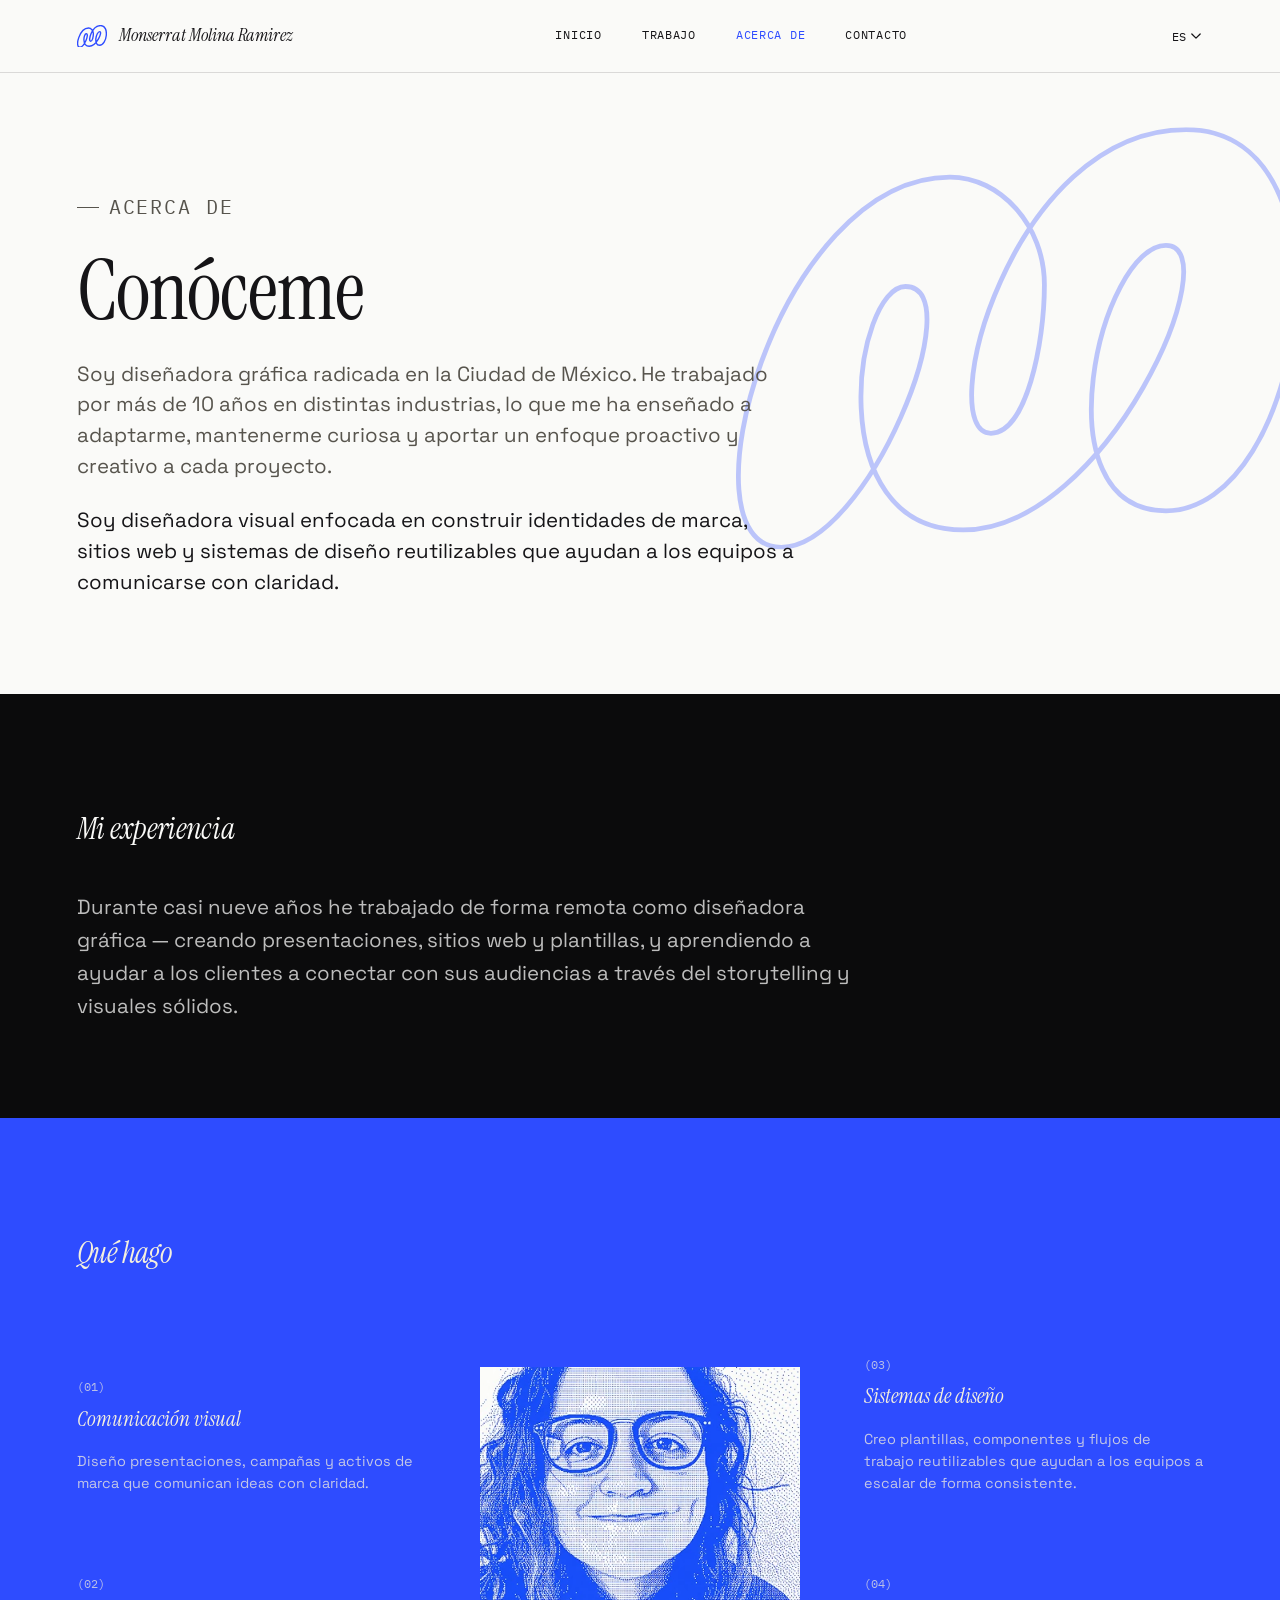
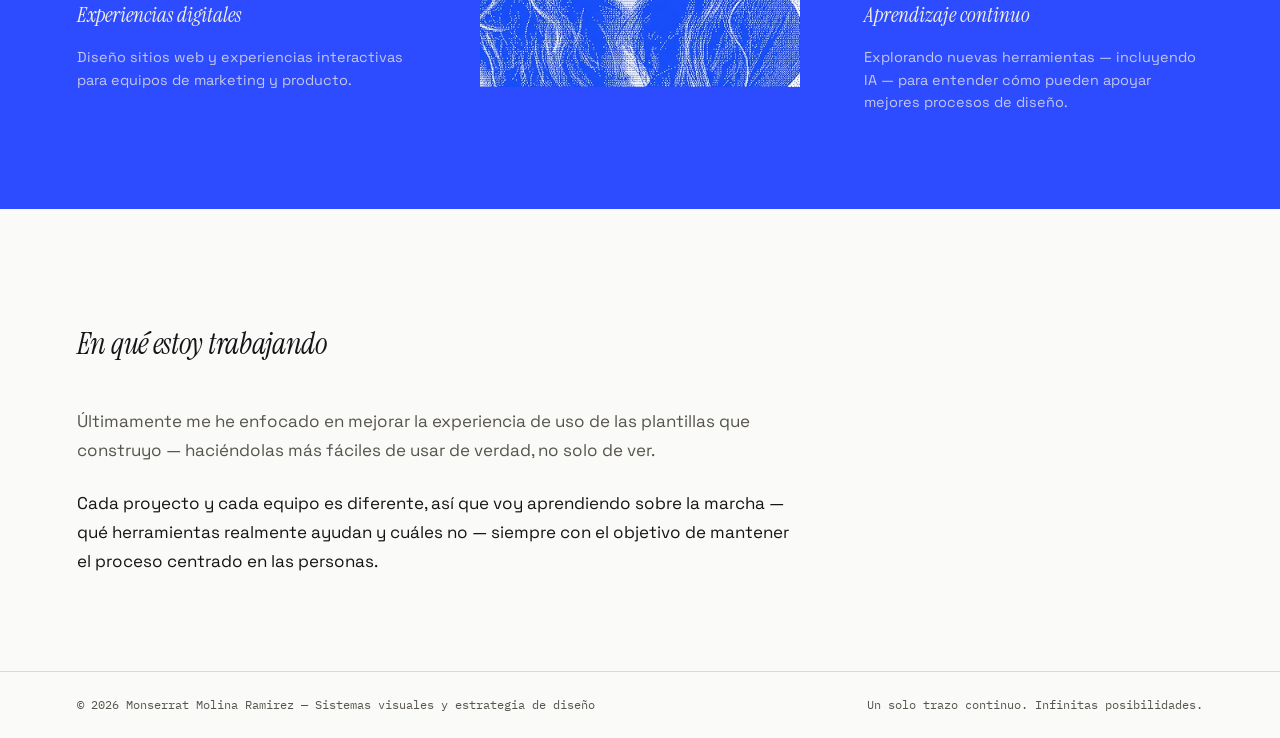
<file: es/about.html>
<!DOCTYPE html>
<html lang="es"><head>
<meta charset="UTF-8">
<meta name="viewport" content="width=device-width, initial-scale=1.0">
<meta name="theme-color" content="#2E4CFF">
<title>Acerca de Monserrat Molina Ramirez — Diseñadora Visual, CDMX</title>
<meta name="description" content="Acerca de Monserrat Molina Ramirez — diseñadora visual en la Ciudad de México, especializada en identidad de marca y experiencias digitales.">
<link rel="canonical" href="https://monmolina.com/es/about.html">
<link rel="alternate" hreflang="en" href="https://monmolina.com/about.html">
<link rel="alternate" hreflang="es" href="https://monmolina.com/es/about.html">
<link rel="alternate" hreflang="x-default" href="https://monmolina.com/about.html">
<meta property="og:type" content="profile">
<meta property="og:site_name" content="Monserrat Molina Ramirez">
<meta property="og:locale" content="es_MX">
<meta property="og:locale:alternate" content="en_US">
<meta property="og:title" content="Acerca de Monserrat Molina Ramirez — Diseñadora Visual, CDMX">
<meta property="og:description" content="Acerca de Monserrat Molina Ramirez — diseñadora visual en la Ciudad de México, especializada en identidad de marca y experiencias digitales.">
<meta property="og:image" content="https://monmolina.com/assets/images/Open%20Graph.png">
<meta property="og:image:width" content="1200">
<meta property="og:image:height" content="630">
<meta property="og:image:alt" content="Acerca de Monserrat Molina Ramirez — Diseñadora Visual, CDMX">
<meta property="og:url" content="https://monmolina.com/es/about.html">
<meta name="twitter:card" content="summary_large_image">
<meta name="twitter:title" content="Acerca de Monserrat Molina Ramirez — Diseñadora Visual, CDMX">
<meta name="twitter:description" content="Acerca de Monserrat Molina Ramirez — diseñadora visual en la Ciudad de México, especializada en identidad de marca y experiencias digitales.">
<meta name="twitter:image" content="https://monmolina.com/assets/images/Open%20Graph.png">
<link rel="icon" href="/favicon.ico" sizes="any">
<link rel="icon" type="image/svg+xml" href="../assets/favicons/favicon_light.svg">
<link rel="icon" type="image/svg+xml" href="../assets/favicons/favicon_light.svg" media="(prefers-color-scheme: light)">
<link rel="icon" type="image/svg+xml" href="../assets/favicons/favicon_dark.svg" media="(prefers-color-scheme: dark)">
<link rel="icon" type="image/png" sizes="32x32" href="../assets/favicons/favicon-32x32.png">
<link rel="icon" type="image/png" sizes="16x16" href="../assets/favicons/favicon-16x16.png">
<link rel="apple-touch-icon" sizes="180x180" href="../assets/favicons/apple-touch-icon.png">
<link rel="manifest" href="/site.webmanifest">
<link rel="preconnect" href="https://fonts.googleapis.com">
<link rel="preconnect" href="https://fonts.gstatic.com" crossorigin="">
<link href="https://fonts.googleapis.com/css2?family=Instrument+Serif:ital@0;1&amp;family=Space+Grotesk:wght@300..700&amp;family=IBM+Plex+Mono:ital,wght@0,400;0,500;1,400&amp;display=swap" rel="stylesheet">
<style>
/* ============ TOKENS ============ */
:root{
  --paper: #FAFAF8;
  --paper-shade: #F1EEE6;
  --ink: #151417;
  --ink-soft: #57544D;
  --blue: #2E4CFF;
  --blue-deep: #1A2FBF;
  --black: #0B0B0C;
  --sky: #90D5FB;
  --lime: #C3EE71;
  --coral: #FF6A5B;
  --mustard: #FFD53B;
  --sage: #779861;
  --purple: #A450EE;
  --cream: #F5F0DE;
  --line: rgba(21,20,23,0.14);
  --line-soft: rgba(21,20,23,0.08);
  --on-dark: rgba(250,250,248,0.86);
  --on-dark-soft: rgba(250,250,248,0.55);

  --s1: 8px; --s2: 16px; --s3: 24px; --s4: 40px; --s5: 64px; --s6: 96px; --s7: 160px;

  --margin: clamp(24px, 6vw, 120px);
  --gutter: 24px;
  --maxw: 1280px;

  --serif: 'Instrument Serif', Georgia, serif;
  --sans: 'Space Grotesk', -apple-system, BlinkMacSystemFont, sans-serif;
  --mono: 'IBM Plex Mono', ui-monospace, monospace;

  --fs-hero: clamp(2.9rem, 6.6vw, 6.4rem);
  --fs-h1: clamp(2.2rem, 4.4vw, 3.6rem);
  --fs-h2: clamp(1.5rem, 2.6vw, 2.15rem);
  --fs-lead: clamp(1.15rem, 1.6vw, 1.5rem);
  --fs-body: 1.0625rem;
  --fs-small: 0.9rem;
  --fs-cap: 0.75rem;

  --ease: cubic-bezier(.22,.61,.16,1);
}

@media (prefers-reduced-motion: reduce){
  *{ animation-duration: 0.001ms !important; animation-iteration-count: 1 !important; transition-duration: 0.001ms !important; scroll-behavior: auto !important; }
}

*{ box-sizing: border-box; margin:0; padding:0; }
html{ scroll-behavior: smooth; }
body{
  background: var(--paper);
  color: var(--ink);
  font-family: var(--sans);
  font-size: var(--fs-body);
  line-height: 1.5;
  -webkit-font-smoothing: antialiased;
  overflow-x: hidden;
}
img,svg{ display:block; max-width:100%; }
a{ color: inherit; text-decoration: none; }
p{ text-wrap: pretty; }
.container{ max-width: var(--maxw); margin: 0 auto; padding-inline: var(--margin); }
.grid{ display:grid; grid-template-columns: repeat(12, 1fr); column-gap: var(--gutter); }

@media (max-width: 1024px){ .grid{ grid-template-columns: repeat(8, 1fr); } }
@media (max-width: 640px){ .grid{ grid-template-columns: repeat(4, 1fr); } }

section{ position: relative; }

/* ============ TYPE HELPERS ============ */
.eyebrow{
  font-family: var(--mono); font-size: var(--fs-cap); letter-spacing: 0.09em; text-transform: uppercase;
  color: var(--ink-soft); display:flex; align-items:center; gap: 10px;
}
.eyebrow::before{ content:''; width: 22px; height: 1px; background: var(--ink-soft); display:inline-block; }
.eyebrow.on-dark{ color: var(--on-dark-soft); }
.eyebrow.on-dark::before{ background: var(--on-dark-soft); }
h1,h2,h3{ font-family: var(--serif); font-weight: 400; letter-spacing: -0.01em; text-wrap: balance; }
.lead{ font-size: var(--fs-lead); line-height: 1.45; color: var(--ink-soft); font-weight: 400; }
.rule{ height:1px; background: var(--line); border:none; width:100%; }
.mono-cap{ font-family: var(--mono); font-size: var(--fs-cap); letter-spacing: 0.06em; text-transform: uppercase; color: var(--ink-soft); }

/* ============ REVEAL ============ */
[data-reveal]{ opacity: 0; transform: translateY(22px); transition: opacity 0.9s var(--ease), transform 0.9s var(--ease); }
[data-reveal].in-view{ opacity: 1; transform: translateY(0); }
[data-reveal="fade"]{ transform: none; }

/* ============ NAV ============ */
.nav{ position: fixed; top:0; left:0; right:0; z-index: 100; background: var(--paper); border-bottom: 1px solid var(--line); transition: transform 0.5s var(--ease); }
.nav.hide{ transform: translateY(-100%); }
.nav-inner{ max-width: var(--maxw); margin: 0 auto; padding-inline: var(--margin); height: 72px; display:flex; align-items:center; justify-content: space-between; }
.brand{ display:flex; align-items:center; gap: 12px; }
.brand .mark{ width: 30px; height: auto; }
.brand .mark path{ stroke: var(--blue); }
.wordmark{ font-family: var(--serif); font-style: italic; font-size: 1.15rem; }
.nav-links{ display:flex; gap: var(--s4); font-family: var(--mono); font-size: var(--fs-cap); letter-spacing: 0.06em; text-transform: uppercase; }
.nav-links a{ position:relative; padding-bottom: 2px; }
.nav-links a::after{ content:''; position:absolute; left:0; bottom:-2px; width:0; height:1px; background: var(--coral); transition: width 0.35s var(--ease); }
.nav-links a:hover::after{ width:100%; }
.nav-links a:hover{ color: var(--coral); }

.nav-controls{ display:flex; align-items:center; gap: var(--s3); }
.lang-switch{ position:relative; }
.lang-btn{ display:flex; align-items:center; gap:4px; font-family: var(--mono); font-size: var(--fs-cap); letter-spacing:0.06em; text-transform:uppercase; background:none; border:none; cursor:pointer; color:var(--ink); padding:4px 2px; }
.lang-btn:hover{ color:var(--blue); }
.lang-chevron{ transition: transform 0.25s var(--ease); }
.lang-switch.open .lang-chevron{ transform: rotate(180deg); }
.lang-menu{ position:absolute; top: calc(100% + 10px); right:0; background:var(--paper); border:1px solid var(--line); min-width:130px; list-style:none; box-shadow: 0 8px 24px rgba(21,20,23,0.12); opacity:0; visibility:hidden; transform: translateY(-6px); transition: opacity 0.2s var(--ease), transform 0.2s var(--ease), visibility 0.2s; z-index:110; }
.lang-switch.open .lang-menu{ opacity:1; visibility:visible; transform:translateY(0); }
.lang-menu li{ font-family: var(--mono); font-size: var(--fs-cap); letter-spacing:0.06em; text-transform:uppercase; padding:10px 14px; cursor:pointer; }
.lang-menu li:hover{ background: var(--paper-shade); color:var(--blue); }
.lang-menu li[aria-selected="true"]{ color: var(--blue); }

.menu-toggle{ display:none; flex-direction:column; justify-content:center; gap:5px; width:32px; height:32px; background:none; border:none; cursor:pointer; padding:0; flex-shrink:0; }
.menu-toggle span{ display:block; width:100%; height:1.5px; background:var(--ink); transition: transform 0.3s var(--ease), opacity 0.3s var(--ease); }
.menu-toggle.open span:nth-child(1){ transform: translateY(6.5px) rotate(45deg); }
.menu-toggle.open span:nth-child(2){ opacity:0; }
.menu-toggle.open span:nth-child(3){ transform: translateY(-6.5px) rotate(-45deg); }

@media (max-width: 640px){
  .menu-toggle{ display:flex; }
  .nav-links{
    display:flex; position:absolute; top:100%; left:0; right:0; flex-direction:column; gap:0;
    background:var(--paper); border-bottom:1px solid var(--line);
    max-height:0; overflow:hidden; opacity:0; pointer-events:none;
    transition: max-height 0.35s var(--ease), opacity 0.25s var(--ease);
  }
  .nav-links.open{ max-height: 320px; opacity:1; pointer-events:auto; }
  .nav-links a{ padding: var(--s3) var(--margin); border-top:1px solid var(--line); }
  .nav-links a:first-child{ border-top:none; }
}

/* ============ FOLIO ============ */

/* ============ LINE MOTIF / DIVIDERS ============ */
.stroke-divider{ width:100%; display:flex; justify-content:center; padding: var(--s5) 0; }
.stroke-divider svg{ width: min(300px, 55%); height:auto; }
.stroke-divider path{ stroke: var(--ink); opacity: 0.28; }
.stroke-divider.blue path{ stroke: var(--blue); opacity: 0.6; }
.stroke-divider.flip svg{ transform: scaleY(-1) rotate(2deg); }

/* ============ POSTER BLOCKS (signature richness) ============ */
.poster-row{ display:grid; grid-template-columns: 1.1fr 0.9fr 1fr; gap: 1px; background: var(--ink); }
.poster{ position:relative; aspect-ratio: 4/5; overflow:hidden; display:flex; flex-direction:column; justify-content:flex-end; padding: var(--s4); }
.poster svg{ position:absolute; inset:0; width:100%; height:100%; }
.poster .p-label{ position:relative; z-index:2; font-family: var(--mono); font-size: var(--fs-cap); letter-spacing:0.06em; text-transform:uppercase; }
.poster-blue{ background: var(--blue); color: var(--cream); }
.poster-black{ background: var(--black); color: var(--on-dark); }
.poster-sky{ background: var(--sky); color: var(--black); }
.poster-cream{ background: var(--cream); color: var(--ink); }
.poster-stack{ position:relative; z-index:2; font-family: var(--serif); font-style: italic; font-size: clamp(2.2rem, 4vw, 3.6rem); line-height: 0.92; }
@media (max-width: 900px){ .poster-row{ grid-template-columns: 1fr; } .poster{ aspect-ratio: 16/10; } }

/* ============ SECTION HEADS ============ */
.section-head{ grid-column: 1 / 13; margin-bottom: var(--s5); }
.section-head h2{ font-size: var(--fs-h1); margin-top: var(--s2); max-width: 18ch; }
@media (max-width: 640px){ .section-head{ grid-column: 1 / 5; } }

/* ============ WORK ============ */
.work{ padding-block: var(--s6); }
.project{ grid-column: 1 / 13; margin-bottom: var(--s7); }
.project:last-child{ margin-bottom: 0; }
.project-row{ display:grid; grid-template-columns: repeat(12, 1fr); column-gap: var(--gutter); align-items: end; }
.project-visual{ grid-column: 1 / 9; aspect-ratio: 16/10.5; position:relative; overflow:hidden; }
.project.alt .project-visual{ grid-column: 5 / 13; order:2; }
.project-visual svg{ width:100%; height:100%; }
.grain{ position:absolute; inset:0; opacity: 0.4; mix-blend-mode: multiply; pointer-events:none; }
.project-text{ grid-column: 9 / 13; padding-bottom: var(--s4); }
.project.alt .project-text{ grid-column: 1 / 5; order:1; align-self:end; }
.project-text .num{ font-family: var(--mono); font-size: var(--fs-cap); color: var(--ink-soft); }
.project-text h3{ font-size: var(--fs-h2); margin-top: var(--s2); font-style: italic; }
.project-text p{ margin-top: var(--s2); color: var(--ink-soft); font-size: var(--fs-small); line-height:1.55; }
.tags{ margin-top: var(--s3); display:flex; gap: var(--s2); flex-wrap:wrap; }
.tags span{ font-family: var(--mono); font-size: 0.7rem; letter-spacing: 0.05em; text-transform: uppercase; border: 1px solid var(--line); padding: 5px 10px; color: var(--ink-soft); }
.view-case{ display:inline-flex; align-items:center; gap: 8px; margin-top: var(--s3); font-family: var(--mono); font-size: var(--fs-cap); letter-spacing:0.05em; text-transform:uppercase; color: var(--blue); border-bottom: 1px solid var(--blue); padding-bottom: 3px; width: fit-content; }
.view-case:hover{ color: var(--coral); border-color: var(--coral); }
.view-case svg{ width: 14px; height:14px; }

@media (max-width: 1024px){
  .project-visual, .project.alt .project-visual{ grid-column: 1 / 9; order:1; }
  .project-text, .project.alt .project-text{ grid-column: 1 / 9; order:2; margin-top: var(--s3); }
}
@media (max-width: 640px){
  .project-row{ grid-template-columns: repeat(4,1fr); }
  .project-visual, .project.alt .project-visual, .project-text, .project.alt .project-text{ grid-column: 1 / 5; }
}

/* ============ PHILOSOPHY ============ */
.philosophy{ padding-block: var(--s6); background: var(--black); color: var(--paper); }
.philosophy .grid{ align-items:start; }
.philosophy-text{ grid-column: 3 / 10; }
.philosophy h2{ font-size: var(--fs-h1); margin-top: var(--s3); }
.philosophy p{ margin-top: var(--s4); font-size: var(--fs-lead); line-height: 1.6; color: rgba(250,250,248,0.82); max-width: 46ch; }
.philosophy blockquote{ font-family: var(--serif); font-style: italic; font-size: clamp(1.6rem, 3vw, 2.4rem); color: #93A6FF; margin-block: var(--s5); line-height: 1.3; max-width: 22ch; }
@media (max-width: 1024px){ .philosophy-text{ grid-column: 1 / 9; } }
@media (max-width: 640px){ .philosophy-text{ grid-column: 1 / 5; } }

.flow{ grid-column: 1 / 13; margin-top: var(--s6); display:flex; align-items:center; justify-content: space-between; gap: var(--s2); flex-wrap: wrap; }
.flow-step{ display:flex; flex-direction:column; align-items:center; gap: var(--s2); text-align:center; width: 100px; }
.flow-step .dot{ width: 46px; height:46px; border-radius:50%; border: 1px solid rgba(250,250,248,0.35); display:flex; align-items:center; justify-content:center; font-family: var(--mono); font-size: 0.7rem; }
.flow-step .label{ font-family: var(--mono); font-size: 0.68rem; letter-spacing:0.05em; text-transform:uppercase; color: rgba(250,250,248,0.6); }
.flow-connector{ flex:1; min-width: 30px; height: 30px; }
.flow-connector path{ stroke: rgba(250,250,248,0.35); fill:none; stroke-width:1.5; }
@media (max-width: 780px){ .flow{ display:none; } }

/* ============ EXPERIMENTS ============ */
.more-work{ padding-block: var(--s6); background: var(--paper-shade); }
.work-grid{ grid-column: 1/13; display:grid; grid-template-columns: repeat(3, 1fr); column-gap: var(--gutter); row-gap: var(--s5); }
.work-card{ display:block; background: var(--paper); border: 1px solid var(--line); padding: var(--s3); transition: border-color 0.3s var(--ease); }
a.work-card:hover{ border-color: var(--blue); }
.work-thumb{ aspect-ratio: 4/3; margin-bottom: var(--s2); overflow:hidden; background: #E4E0D4; }
.work-thumb img{ width:100%; height:100%; object-fit:cover; display:block; }
.work-thumb-placeholder{ display:flex; align-items:center; justify-content:center; font-family: var(--mono); font-size: 0.7rem; letter-spacing:0.05em; color:#9A9484; }
.work-card h4{ font-family: var(--serif); font-style: italic; font-size: 1.15rem; font-weight:400; margin-top: 4px; }
.behance-link{ display:inline-flex; align-items:center; gap:6px; margin-top: var(--s2); font-family: var(--mono); font-size: 0.7rem; letter-spacing:0.05em; text-transform:uppercase; color: var(--blue); }
.behance-link svg{ width:12px; height:12px; }
@media (max-width: 1024px){ .work-grid{ grid-template-columns: repeat(2,1fr); } }
@media (max-width: 640px){ .work-grid{ grid-template-columns: repeat(1,1fr); } }

/* ============ NOTES ============ */
.notes{ padding-block: var(--s6); }
.note{ grid-column: 1/13; display:grid; grid-template-columns: repeat(12,1fr); column-gap: var(--gutter); padding-block: var(--s4); border-top: 1px solid var(--line); }
.notes-list .note:last-child{ border-bottom: 1px solid var(--line); }
.note .date{ grid-column: 1/3; font-family: var(--mono); font-size: var(--fs-cap); color: var(--ink-soft); padding-top: 4px; }
.note .title{ grid-column: 3/9; font-family: var(--serif); font-style: italic; font-size: 1.5rem; }
.note .excerpt{ grid-column: 9/13; font-size: var(--fs-small); color: var(--ink-soft); line-height:1.55; }
@media (max-width: 1024px){ .note{ grid-template-columns: repeat(8,1fr); row-gap: var(--s2); } .note .date{ grid-column: 1/4; } .note .title{ grid-column: 1/9; } .note .excerpt{ grid-column: 1/9; } }
@media (max-width: 640px){ .note{ grid-template-columns: repeat(4,1fr); } .note .date, .note .title, .note .excerpt{ grid-column: 1/5; } }

.reading{ grid-column: 1/13; margin-top: var(--s5); }
.reading-list{ display:flex; flex-wrap:wrap; gap: var(--s2) var(--s5); margin-top: var(--s3); }
.reading-list li{ list-style:none; font-family: var(--mono); font-size: var(--fs-small); }
.reading-list li span{ display:block; color: var(--ink-soft); font-size: var(--fs-cap); margin-top: 2px; }

/* ============ CONTACT ============ */
.contact{ padding-block: var(--s7) var(--s6); }
.contact-inner{ grid-column: 1/13; text-align:left; }
.contact h2{ font-size: var(--fs-h1); max-width: 13ch; }
.contact-email{ display:inline-block; margin-top: var(--s5); font-family: var(--serif); font-style: italic; font-size: clamp(1.8rem,3.4vw,2.8rem); color: var(--blue); border-bottom: 1.5px solid var(--blue); padding-bottom: 6px; transition: color 0.3s ease, border-color 0.3s ease; }
.contact-email:hover{ color: var(--coral); border-color: var(--coral); }
.contact-links{ margin-top: var(--s6); display:flex; gap: var(--s5); flex-wrap:wrap; font-family: var(--mono); font-size: var(--fs-small); }
.contact-links a{ border-bottom: 1px solid var(--line); padding-bottom: 2px; }
.contact-links a:hover{ color: var(--blue); border-color: var(--blue); }

footer{ border-top: 1px solid var(--line); padding-block: var(--s3); }
.footer-inner{ display:flex; justify-content: space-between; flex-wrap:wrap; gap: var(--s2); font-family: var(--mono); font-size: var(--fs-cap); color: var(--ink-soft); }

:focus-visible{ outline: 2px solid var(--blue); outline-offset: 3px; }

/* ============ CASE STUDY PAGES ============ */
.cs-hero{ padding-top: calc(72px + var(--s5)); padding-bottom: var(--s5); position:relative; overflow:hidden; }
.cs-hero.on-blue{ background: var(--blue); color: var(--cream); }
.cs-hero.on-black{ background: var(--black); color: var(--on-dark); }
.cs-hero.on-sky{ background: var(--sky); color: var(--black); }
.cs-hero-bg{ position:absolute; inset:0; opacity:0.35; z-index:0; }
.cs-hero-inner{ position:relative; z-index:1; }
.back-link{ font-family: var(--mono); font-size: var(--fs-cap); letter-spacing:0.06em; text-transform:uppercase; display:inline-flex; align-items:center; gap:8px; opacity:0.8; }
.back-link:hover{ opacity:1; }
.cs-hero h1{ font-size: clamp(2.6rem, 5.6vw, 5.2rem); margin-top: var(--s3); max-width: 16ch; line-height:1.03; }
.cs-hero .cs-sub{ margin-top: var(--s3); font-size: var(--fs-lead); max-width: 46ch; opacity:0.85; }
.cs-meta-row{ margin-top: var(--s6); display:flex; flex-wrap:wrap; gap: var(--s5); font-family: var(--mono); font-size: var(--fs-cap); }
.cs-meta-row .m{ opacity:0.65; display:block; margin-bottom:4px; }

.cs-section{ padding-block: var(--s6); }
.cs-section.shade{ background: var(--paper-shade); }
.cs-label{ grid-column: 1/3; }
.cs-label .n{ font-family: var(--mono); font-size: var(--fs-cap); color: var(--ink-soft); }
.cs-label h3{ font-size: 1.6rem; font-style: italic; margin-top: var(--s2); }
.cs-body{ grid-column: 4/11; }
.cs-body p{ font-size: var(--fs-body); line-height: 1.7; color: var(--ink-soft); margin-bottom: var(--s3); max-width: 66ch; }
.cs-body p:last-child{ margin-bottom:0; }
.cs-body ul{ margin-top: var(--s3); padding-left: 1.1em; }
.cs-body li{ color: var(--ink-soft); line-height:1.6; margin-bottom: var(--s2); max-width: 62ch; }
.cs-body li b{ color: var(--ink); font-weight: 500; }
.cs-body blockquote{ font-family: var(--serif); font-style: italic; font-size: clamp(1.35rem,2vw,1.8rem); color: var(--blue); margin-block: var(--s4); max-width: 24ch; line-height:1.35; }
@media (max-width: 1024px){ .cs-label{ grid-column: 1/9; margin-bottom: var(--s2);} .cs-body{ grid-column: 1/9; } }
@media (max-width: 640px){ .cs-label{ grid-column: 1/5; } .cs-body{ grid-column: 1/5; } }

.cs-gallery{ grid-column: 1/13; display:grid; grid-template-columns: repeat(12,1fr); gap: var(--gutter); margin-top: var(--s5); }
.cs-gallery .g1{ grid-column: 1/8; aspect-ratio: 16/10; }
.cs-gallery .g2{ grid-column: 8/13; aspect-ratio: 3/4; transform: translateY(var(--s4)); }
.cs-gallery .g3{ grid-column: 1/6; aspect-ratio: 4/3; }
.cs-gallery .g4{ grid-column: 6/13; aspect-ratio: 16/9; }
.cs-gallery svg{ width:100%; height:100%; }
.cs-gallery figure{ overflow:hidden; position:relative; background: var(--paper-shade); }
.cs-gallery figcaption{ position:absolute; left:12px; bottom:12px; z-index:2; font-family: var(--mono); font-size: 0.68rem; letter-spacing:0.04em; text-transform:uppercase; background: var(--paper); padding: 4px 8px; }
@media (max-width: 1024px){ .cs-gallery .g1,.g2,.g3,.g4{ grid-column: 1/9; transform:none; } }
@media (max-width: 640px){ .cs-gallery .g1,.g2,.g3,.g4{ grid-column: 1/5; } }

.cs-next{ padding-block: var(--s7) var(--s6); }
.cs-next a{ display:block; }
.cs-next .eyebrow{ margin-bottom: var(--s2); }
.cs-next h2{ font-size: var(--fs-h1); transition: color 0.3s ease; }
.cs-next a:hover h2{ color: var(--blue); }


.about-intro{ padding-top: calc(72px + var(--s6)); padding-bottom: var(--s6); position:relative; overflow:hidden; }
.about-intro .container{ position:relative; z-index:1; }
.about-intro-content{ grid-column: 1/9; }
.about-intro-content h1{ font-size: var(--fs-hero); line-height:1.04; max-width:14ch; margin-top: var(--s3); }
.about-intro-content p{ margin-top: var(--s3); font-size: var(--fs-lead); line-height:1.5; color: var(--ink-soft); max-width: 56ch; }
.about-intro-content p:last-of-type{ color: var(--ink); }
.about-mark{ position:absolute; top:50%; right:-1.5%; width:min(44%, 620px); transform:translateY(-52%); opacity:0.3; z-index:0; pointer-events:none; }
@media (max-width: 1024px){ .about-mark{ display:none; } .about-intro-content{ grid-column: 1/9; } }

.my-experience{ padding-block: var(--s6); background: var(--black); color: var(--paper); }
.my-experience .label{ grid-column: 1/13; margin-bottom: var(--s4); }
.my-experience h2{ font-size: 1.9rem; font-style:italic; margin-top: var(--s2); color: var(--paper); }
.my-experience p{ grid-column: 1/13; font-size: var(--fs-lead); line-height:1.6; color: rgba(250,250,248,0.75); max-width: 62ch; }

.what-doing{ padding-block: var(--s6); }
.what-doing .label{ grid-column: 1/13; margin-bottom: var(--s4); }
.what-doing h2{ font-size: 1.9rem; font-style:italic; margin-top: var(--s2); }
.what-doing p{ grid-column: 1/13; font-size: var(--fs-body); line-height:1.7; color: var(--ink-soft); max-width: 66ch; margin-bottom: var(--s3); }
.what-doing p:last-child{ color: var(--ink); margin-bottom:0; }

.what-i-do{ padding-block: var(--s6); background: var(--blue); color: var(--cream); }
.what-i-do .label{ grid-column: 1/13; margin-bottom: var(--s5); }
.what-i-do h2{ font-size: 1.9rem; font-style:italic; margin-top: var(--s2); color: var(--cream); }
.stage-flow{ grid-column: 1/13; display:grid; grid-template-columns: 1fr auto 1fr; column-gap: var(--s5); align-items:center; }
.stage-col{ display:flex; flex-direction:column; gap: var(--s5); }
.stage-portrait{ width: 320px; height: 320px; overflow:hidden; justify-self:center; }
.stage-portrait img{ width:100%; height:100%; object-fit:cover; display:block; }
.stage-card .stage-num{ font-family: var(--mono); font-size: var(--fs-cap); color: var(--cream); opacity:0.7; }
.stage-card h4{ font-family: var(--serif); font-style:italic; font-size:1.3rem; font-weight:400; margin-top:6px; color: var(--cream); }
.stage-card p{ margin-top: var(--s2); font-size: var(--fs-small); line-height:1.55; color: rgba(245,240,222,0.75); }
@media (max-width: 1024px){ .stage-flow{ grid-template-columns: 1fr; row-gap: var(--s5); } .stage-portrait{ order:-1; width:240px; height:240px; } .stage-col{ flex-direction:row; flex-wrap:wrap; gap: var(--s4); } .stage-card{ flex:1; min-width:220px; } }
@media (max-width: 640px){ .stage-col{ flex-direction:column; } }
</style>
<script type="application/ld+json">
{
  "@context": "https://schema.org",
  "@type": "ProfilePage",
  "mainEntity": {
    "@type": "Person",
    "@id": "https://monmolina.com/#person",
    "name": "Monserrat Molina Ramirez",
    "url": "https://monmolina.com/",
    "image": "https://monmolina.com/assets/images/webp/me.webp",
    "jobTitle": "Diseñadora Visual",
    "description": "Diseñadora gráfica y visual radicada en la Ciudad de México, especializada en identidad de marca, experiencias digitales y sistemas de diseño.",
    "address": { "@type": "PostalAddress", "addressLocality": "Ciudad de México", "addressCountry": "MX" },
    "sameAs": [
      "https://www.behance.net/tarresnom",
      "https://www.linkedin.com/in/monserrat-molina-ramirez/"
    ]
  }
}
</script>
</head>
<body>

<nav class="nav" id="nav">
  <div class="nav-inner">
    <a href="index.html" class="brand">
      <svg class="mark" viewBox="0 0 305 232" fill="none" xmlns="http://www.w3.org/2000/svg" aria-hidden="true">
        <path d="M117.015 30.9328C143.392 30.9328 166.567 56.3497 166.567 87.5243C166.567 118.699 156.979 165.694 138.509 165.694C107.733 165.694 148.581 6 240.89 6C333.199 6 303.392 206.456 230.343 206.456C162.728 206.456 196.298 66.9054 230.343 66.9054C264.387 66.9054 199.627 216.528 123.885 216.528C48.1443 216.528 67.1412 88.4839 93.679 88.4839C129.168 88.4839 73.5357 225.64 28.4596 225.64C-26.7731 225.64 26.379 30.9413 117.015 30.9413V30.9328Z" stroke-width="14" stroke-linecap="round" stroke-linejoin="round"></path>
      </svg>
      <span class="wordmark">Monserrat Molina Ramirez</span>
    </a>
    <div class="nav-links" id="navLinks">
      <a href="index.html" data-i18n="nav_home">Inicio</a>
      <a href="index.html#work" data-i18n="nav_work">Trabajo</a>
      <a href="about.html" style="color:var(--blue)" data-i18n="nav_about">Acerca de</a>
      <a href="index.html#contact" data-i18n="nav_contact">Contacto</a>
    </div>
    <div class="nav-controls">
      <div class="lang-switch" id="langSwitch">
        <button type="button" class="lang-btn" id="langBtn" aria-haspopup="listbox" aria-expanded="false">
          <span id="langBtnLabel">ES</span>
          <svg class="lang-chevron" viewBox="0 0 12 8" width="10" height="7" aria-hidden="true"><path d="M1 1L6 6L11 1" stroke="currentColor" stroke-width="1.5" fill="none" stroke-linecap="round" stroke-linejoin="round"></path></svg>
        </button>
        <ul class="lang-menu" id="langMenu" role="listbox">
          <li role="option" data-lang="en" data-href="../about.html" aria-selected="false">EN</li>
          <li role="option" data-lang="es" data-href="about.html" aria-selected="true">ES</li>
        </ul>
      </div>
      <button type="button" class="menu-toggle" id="menuToggle" aria-expanded="false" aria-controls="navLinks" aria-label="Menu">
        <span></span><span></span><span></span>
      </button>
    </div>
  </div>
</nav>

<main id="top">

<!-- ============ INTRO ============ -->
<section class="about-intro" id="about" data-section="about">
  <svg class="about-mark" viewBox="0 0 617 463" xmlns="http://www.w3.org/2000/svg" aria-hidden="true">
    <path class="draw-path" d="M234.417 54.5655C289.49 54.5655 337.877 107.513 337.877 172.456C337.877 237.398 317.858 335.297 279.294 335.297C215.037 335.297 300.324 2.62604 493.057 2.62604C685.791 2.62604 623.556 420.211 471.036 420.211C329.862 420.211 399.953 129.503 471.036 129.503C542.117 129.503 406.904 441.193 248.761 441.193C90.6203 441.193 130.284 174.455 185.693 174.455C259.791 174.455 143.635 460.175 49.5203 460.175C-65.801 460.175 45.1762 54.5832 234.417 54.5832V54.5655Z" stroke="#2E4CFF" stroke-width="5.25208" fill="none" stroke-linecap="round" stroke-linejoin="round" style=""></path>
  </svg>
  <div class="container grid">
    <div class="about-intro-content">
      <p class="eyebrow" data-i18n="about_eyebrow">Acerca de</p>
      <h1 data-i18n="about_title">Conóceme</h1>
      <p data-i18n="about_p1">Soy diseñadora gráfica radicada en la Ciudad de México. He trabajado por más de 10 años en distintas industrias, lo que me ha enseñado a adaptarme, mantenerme curiosa y aportar un enfoque proactivo y creativo a cada proyecto.</p>
      <p data-i18n="about_p2">Soy diseñadora visual enfocada en construir identidades de marca, sitios web y sistemas de diseño reutilizables que ayudan a los equipos a comunicarse con claridad.</p>
    </div>
  </div>
</section>

<!-- ============ MY EXPERIENCE ============ -->
<section class="my-experience" data-section="experience">
  <div class="container grid">
    <div class="label" data-reveal="">
      <h2 data-i18n="experience_title">Mi experiencia</h2>
    </div>
    <p data-reveal="" data-i18n="experience_body">Durante casi nueve años he trabajado de forma remota como diseñadora gráfica — creando presentaciones, sitios web y plantillas, y aprendiendo a ayudar a los clientes a conectar con sus audiencias a través del storytelling y visuales sólidos.</p>
  </div>
</section>

<!-- ============ WHAT I DO (flow) ============ -->
<section class="what-i-do" data-section="flow">
  <div class="container grid">
    <div class="label" data-reveal="">
      <h2 data-i18n="whatido_title">Qué hago</h2>
    </div>

    <div class="stage-flow" data-reveal="">
      <div class="stage-col">
        <div class="stage-card">
          <p class="stage-num">(01)</p>
          <h4 data-i18n="stage1_title">Comunicación visual</h4>
          <p data-i18n="stage1_body">Diseño presentaciones, campañas y activos de marca que comunican ideas con claridad.</p>
        </div>
        <div class="stage-card">
          <p class="stage-num">(02)</p>
          <h4 data-i18n="stage2_title">Experiencias digitales</h4>
          <p data-i18n="stage2_body">Diseño sitios web y experiencias interactivas para equipos de marketing y producto.</p>
        </div>
      </div>

      <div class="stage-portrait">
        <img src="../assets/images/webp/me.webp" alt="Portrait of Monserrat Molina Ramirez">
      </div>

      <div class="stage-col">
        <div class="stage-card">
          <p class="stage-num">(03)</p>
          <h4 data-i18n="stage3_title">Sistemas de diseño</h4>
          <p data-i18n="stage3_body">Creo plantillas, componentes y flujos de trabajo reutilizables que ayudan a los equipos a escalar de forma consistente.</p>
        </div>
        <div class="stage-card">
          <p class="stage-num">(04)</p>
          <h4 data-i18n="stage4_title">Aprendizaje continuo</h4>
          <p data-i18n="stage4_body">Explorando nuevas herramientas — incluyendo IA — para entender cómo pueden apoyar mejores procesos de diseño.</p>
        </div>
      </div>
    </div>
  </div>
</section>

<!-- ============ WHAT I'M DOING ============ -->
<section class="what-doing" data-section="doing">
  <div class="container grid">
    <div class="label" data-reveal="">
      <h2 data-i18n="doing_title">En qué estoy trabajando</h2>
    </div>
    <p data-reveal="" data-i18n="doing_p1">Últimamente me he enfocado en mejorar la experiencia de uso de las plantillas que construyo — haciéndolas más fáciles de usar de verdad, no solo de ver.</p>
    <p data-reveal="" data-i18n="doing_p2">Cada proyecto y cada equipo es diferente, así que voy aprendiendo sobre la marcha — qué herramientas realmente ayudan y cuáles no — siempre con el objetivo de mantener el proceso centrado en las personas.</p>
  </div>
</section>

</main>

<footer>
  <div class="container footer-inner">
    <span data-i18n="footer1">© 2026 Monserrat Molina Ramirez — Sistemas visuales y estrategia de diseño</span>
    <span data-i18n="footer2">Un solo trazo continuo. Infinitas posibilidades.</span>
  </div>
</footer>

<script>
(function(){
  // ---------- i18n dictionary ----------
  var i18n = {
    en: {
      nav_home: "Home", nav_work: "Work", nav_about: "About", nav_contact: "Contact",
      about_eyebrow: "About",
      about_title: "Learn about me",
      about_p1: "I'm a graphic designer based in Mexico City. I've worked for more than 10 years across different industries, which has taught me to adapt, stay curious, and bring a proactive, creative approach to every project.",
      about_p2: "I'm a visual designer focused on building brand identities, websites, and reusable design systems that help teams communicate with clarity.",
      experience_title: "My Experience",
      experience_body: "For almost nine years, I've worked remotely as a graphic designer — building presentations, websites, and templates, and learning how to help clients connect with their audiences through storytelling and strong visuals.",
      whatido_title: "What I do",
      stage1_title: "Visual Communication",
      stage1_body: "Designing presentations, campaigns, and brand assets that communicate ideas clearly.",
      stage2_title: "Digital Experiences",
      stage2_body: "Designing websites and interactive experiences for marketing and product teams.",
      stage3_title: "Design Systems",
      stage3_body: "Creating reusable templates, components, and workflows that help teams scale consistently.",
      stage4_title: "Continuous Learning",
      stage4_body: "Exploring new tools — including AI — to understand how they can support better design processes.",
      doing_title: "What I'm doing",
      doing_p1: "Lately, I've been focused on improving the user experience of the templates I build — making them easier for people to actually use, not just look at.",
      doing_p2: "Every project and every team is different, so I'm learning as I go — which tools actually help, and where they don't — always with the goal of keeping the process human-centered.",
      footer1: "© 2026 Monserrat Molina Ramirez — Visual systems &amp; design strategy",
      footer2: "One continuous stroke. Infinite possibilities."
    },
    es: {
      nav_home: "Inicio", nav_work: "Trabajo", nav_about: "Acerca de", nav_contact: "Contacto",
      about_eyebrow: "Acerca de",
      about_title: "Conóceme",
      about_p1: "Soy diseñadora gráfica radicada en la Ciudad de México. He trabajado por más de 10 años en distintas industrias, lo que me ha enseñado a adaptarme, mantenerme curiosa y aportar un enfoque proactivo y creativo a cada proyecto.",
      about_p2: "Soy diseñadora visual enfocada en construir identidades de marca, sitios web y sistemas de diseño reutilizables que ayudan a los equipos a comunicarse con claridad.",
      experience_title: "Mi experiencia",
      experience_body: "Durante casi nueve años he trabajado de forma remota como diseñadora gráfica — creando presentaciones, sitios web y plantillas, y aprendiendo a ayudar a los clientes a conectar con sus audiencias a través del storytelling y visuales sólidos.",
      whatido_title: "Qué hago",
      stage1_title: "Comunicación visual",
      stage1_body: "Diseño presentaciones, campañas y activos de marca que comunican ideas con claridad.",
      stage2_title: "Experiencias digitales",
      stage2_body: "Diseño sitios web y experiencias interactivas para equipos de marketing y producto.",
      stage3_title: "Sistemas de diseño",
      stage3_body: "Creo plantillas, componentes y flujos de trabajo reutilizables que ayudan a los equipos a escalar de forma consistente.",
      stage4_title: "Aprendizaje continuo",
      stage4_body: "Explorando nuevas herramientas — incluyendo IA — para entender cómo pueden apoyar mejores procesos de diseño.",
      doing_title: "En qué estoy trabajando",
      doing_p1: "Últimamente me he enfocado en mejorar la experiencia de uso de las plantillas que construyo — haciéndolas más fáciles de usar de verdad, no solo de ver.",
      doing_p2: "Cada proyecto y cada equipo es diferente, así que voy aprendiendo sobre la marcha — qué herramientas realmente ayudan y cuáles no — siempre con el objetivo de mantener el proceso centrado en las personas.",
      footer1: "© 2026 Monserrat Molina Ramirez — Sistemas visuales y estrategia de diseño",
      footer2: "Un solo trazo continuo. Infinitas posibilidades."
    }
  };

  // ---------- Reveal on scroll ----------
  var revealEls = document.querySelectorAll('[data-reveal]');
  var io = new IntersectionObserver(function(entries){
    entries.forEach(function(e){
      if(e.isIntersecting){ e.target.classList.add('in-view'); io.unobserve(e.target); }
    });
  }, { threshold: 0.14, rootMargin: '0px 0px -40px 0px' });
  revealEls.forEach(function(el){ io.observe(el); });

  // ---------- Mobile menu toggle ----------
  var menuToggle = document.getElementById('menuToggle');
  var navLinksEl = document.getElementById('navLinks');
  if(menuToggle && navLinksEl){
    menuToggle.addEventListener('click', function(){
      var isOpen = navLinksEl.classList.toggle('open');
      menuToggle.classList.toggle('open', isOpen);
      menuToggle.setAttribute('aria-expanded', isOpen ? 'true' : 'false');
    });
    navLinksEl.querySelectorAll('a').forEach(function(a){
      a.addEventListener('click', function(){
        navLinksEl.classList.remove('open');
        menuToggle.classList.remove('open');
        menuToggle.setAttribute('aria-expanded', 'false');
      });
    });
  }

  // ---------- Language switcher ----------
  var langSwitch = document.getElementById('langSwitch');
  var langBtn = document.getElementById('langBtn');
  var langMenu = document.getElementById('langMenu');
  var langBtnLabel = document.getElementById('langBtnLabel');
  function setLang(lang){
    document.documentElement.setAttribute('lang', lang);
    document.querySelectorAll('[data-i18n]').forEach(function(el){
      var key = el.getAttribute('data-i18n');
      if(i18n[lang] && i18n[lang][key] != null) el.innerHTML = i18n[lang][key];
    });
    if(langBtnLabel) langBtnLabel.textContent = lang.toUpperCase();
    if(langMenu){
      langMenu.querySelectorAll('li').forEach(function(li){
        li.setAttribute('aria-selected', li.getAttribute('data-lang') === lang ? 'true' : 'false');
      });
    }
    var linkedinEl = document.querySelector('[data-linkedin]');
    if(linkedinEl){
      linkedinEl.href = lang === 'es'
        ? 'https://www.linkedin.com/in/monserrat-molina-ramirez/?locale=es-ES'
        : 'https://www.linkedin.com/in/monserrat-molina-ramirez/?locale=en-US';
    }
    try{ localStorage.setItem('lang', lang); }catch(e){}
  }
  if(langBtn && langSwitch && langMenu){
    langBtn.addEventListener('click', function(e){
      e.stopPropagation();
      var isOpen = langSwitch.classList.toggle('open');
      langBtn.setAttribute('aria-expanded', isOpen ? 'true' : 'false');
    });
    langMenu.querySelectorAll('li').forEach(function(li){
      li.addEventListener('click', function(){
        var href = li.getAttribute('data-href');
        if(href && li.getAttribute('data-lang') !== document.documentElement.getAttribute('lang')){
          window.location.href = href;
          return;
        }
        langSwitch.classList.remove('open');
        langBtn.setAttribute('aria-expanded', 'false');
      });
    });
    document.addEventListener('click', function(e){
      if(!langSwitch.contains(e.target)) langSwitch.classList.remove('open');
    });
    document.addEventListener('keydown', function(e){
      if(e.key === 'Escape') langSwitch.classList.remove('open');
    });
  }
  var savedLang = 'es';
  setLang(savedLang);

  // ---------- Nav hide on scroll down ----------
  var nav = document.getElementById('nav');
  if(nav){
    var lastY = window.scrollY;
    window.addEventListener('scroll', function(){
      var y = window.scrollY;
      if(y > lastY && y > 140){ nav.classList.add('hide'); } else { nav.classList.remove('hide'); }
      lastY = y;
    }, { passive: true });
  }

  // ---------- Path draw-in (works on any element with .draw-path) ----------
  var reduced = window.matchMedia('(prefers-reduced-motion: reduce)').matches;
  if(!reduced){
    document.querySelectorAll('.draw-path').forEach(function(p, i){
      try{
        var len = p.getTotalLength();
        p.style.strokeDasharray = len;
        p.style.strokeDashoffset = len;
        p.getBoundingClientRect();
        p.style.transition = 'stroke-dashoffset 2.2s cubic-bezier(.22,.61,.16,1) ' + (i*0.15) + 's';
        requestAnimationFrame(function(){ setTimeout(function(){ p.style.strokeDashoffset = 0; }, 180); });
      }catch(e){}
    });
  }

  // ---------- Spirograph / hypotrochoid path generator ----------
  // Produces a single continuous-stroke loop path, echoing the wordmark's own line logic.
  window.spiro = function(R, r, d, turns, steps, cx, cy, scale){
    turns = turns || 1; steps = steps || 900; cx = cx || 0; cy = cy || 0; scale = scale || 1;
    var pts = [];
    var max = Math.PI * 2 * turns;
    for(var i=0; i<=steps; i++){
      var t = (i/steps) * max;
      var x = (R-r)*Math.cos(t) + d*Math.cos(((R-r)/r)*t);
      var y = (R-r)*Math.sin(t) - d*Math.sin(((R-r)/r)*t);
      pts.push([cx + x*scale, cy + y*scale]);
    }
    var dstr = 'M ' + pts[0][0].toFixed(1) + ',' + pts[0][1].toFixed(1);
    for(var j=1;j<pts.length;j++){ dstr += ' L ' + pts[j][0].toFixed(1) + ',' + pts[j][1].toFixed(1); }
    return dstr;
  };

  // Logarithmic spiral (nautilus-style), returns a 'd' path of concentric arcs
  window.logSpiral = function(turns, a, b, steps, cx, cy){
    turns = turns || 4; a = a || 2; b = b || 0.28; steps = steps || 400; cx = cx || 0; cy = cy || 0;
    var pts = [];
    var max = Math.PI * 2 * turns;
    for(var i=0;i<=steps;i++){
      var t = (i/steps)*max;
      var rad = a * Math.exp(b*t);
      pts.push([cx + rad*Math.cos(t), cy + rad*Math.sin(t)]);
    }
    var dstr = 'M ' + pts[0][0].toFixed(1) + ',' + pts[0][1].toFixed(1);
    for(var j=1;j<pts.length;j++){ dstr += ' L ' + pts[j][0].toFixed(1) + ',' + pts[j][1].toFixed(1); }
    return dstr;
  };

  // Auto-populate any [data-spiro] svg path elements found on the page
  document.querySelectorAll('[data-spiro]').forEach(function(el){
    var cfg = el.getAttribute('data-spiro').split(',').map(Number);
    var d = window.spiro(cfg[0], cfg[1], cfg[2], cfg[3], 700, cfg[4]||0, cfg[5]||0, cfg[6]||1);
    el.setAttribute('d', d);
  });
  document.querySelectorAll('[data-logspiral]').forEach(function(el){
    var cfg = el.getAttribute('data-logspiral').split(',').map(Number);
    var d = window.logSpiral(cfg[0], cfg[1], cfg[2], 500, cfg[3]||0, cfg[4]||0);
    el.setAttribute('d', d);
  });
})();

</script>


</body></html>
</file>
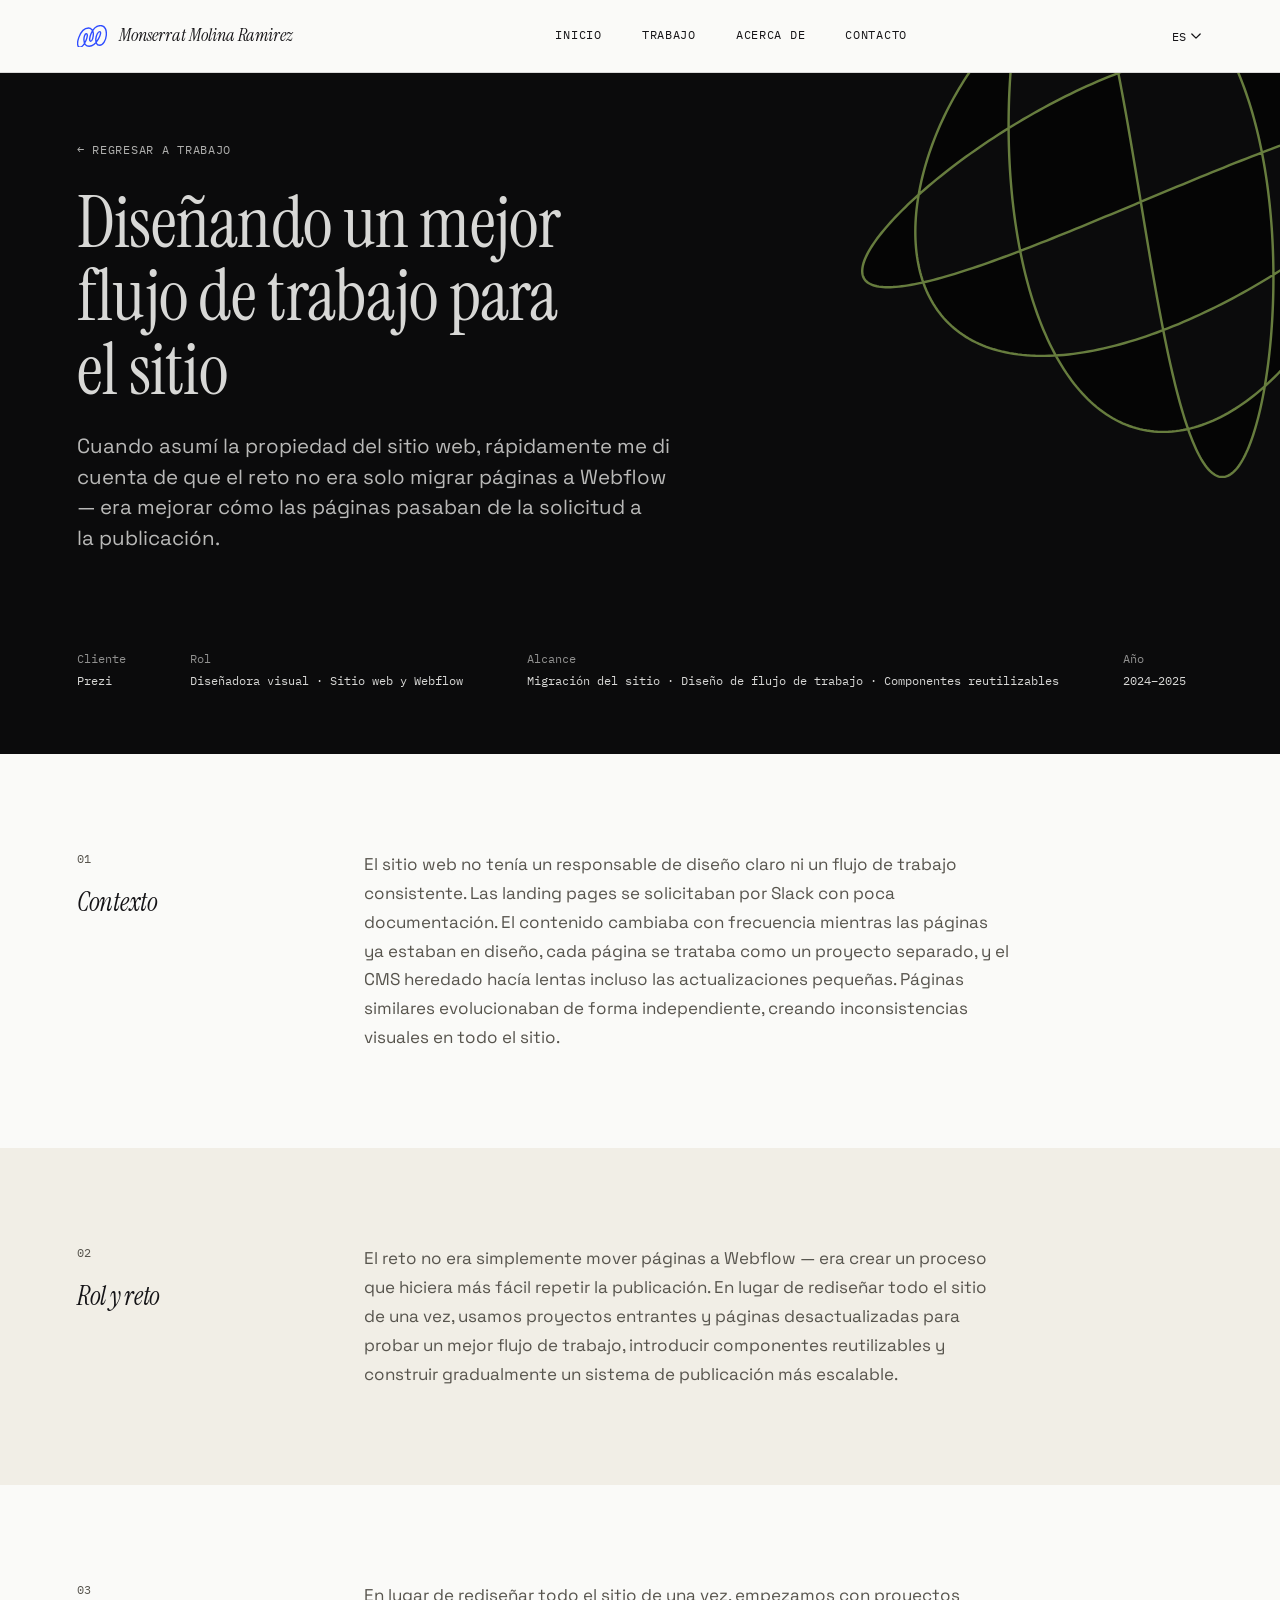
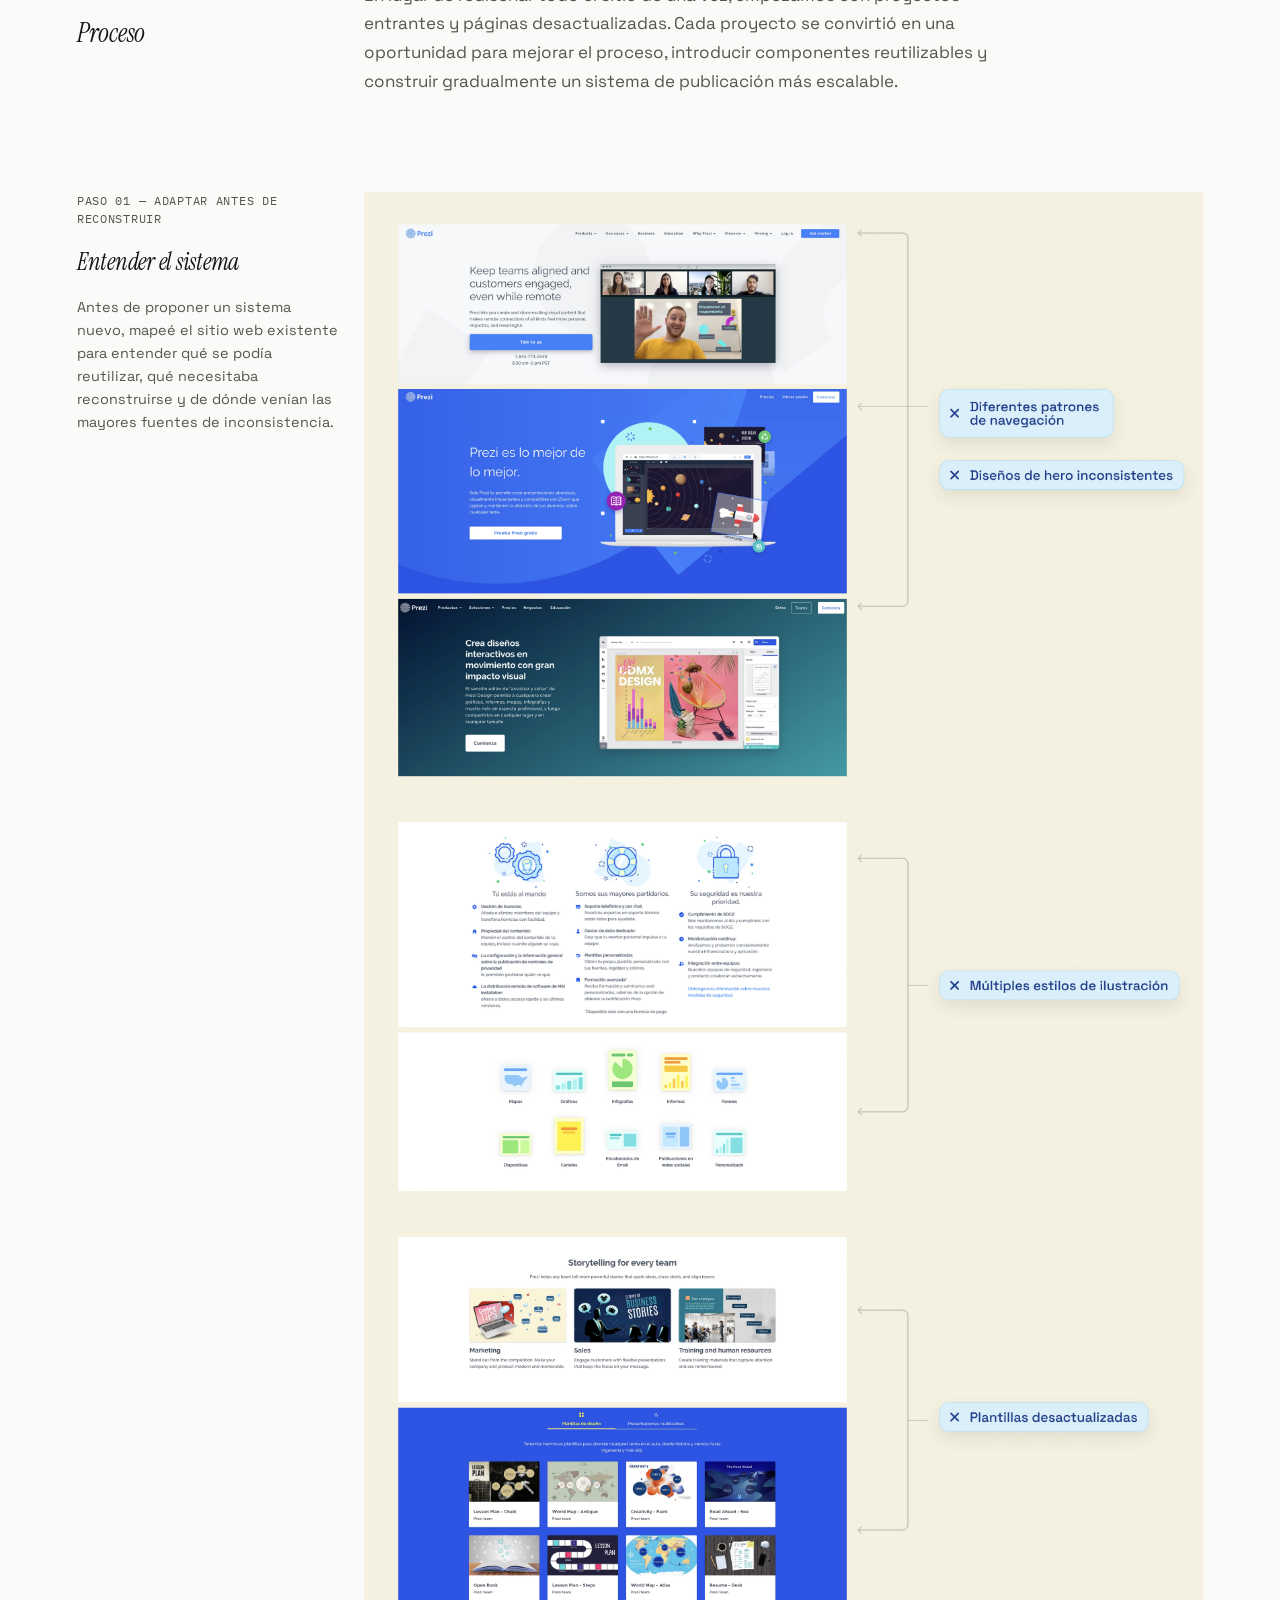
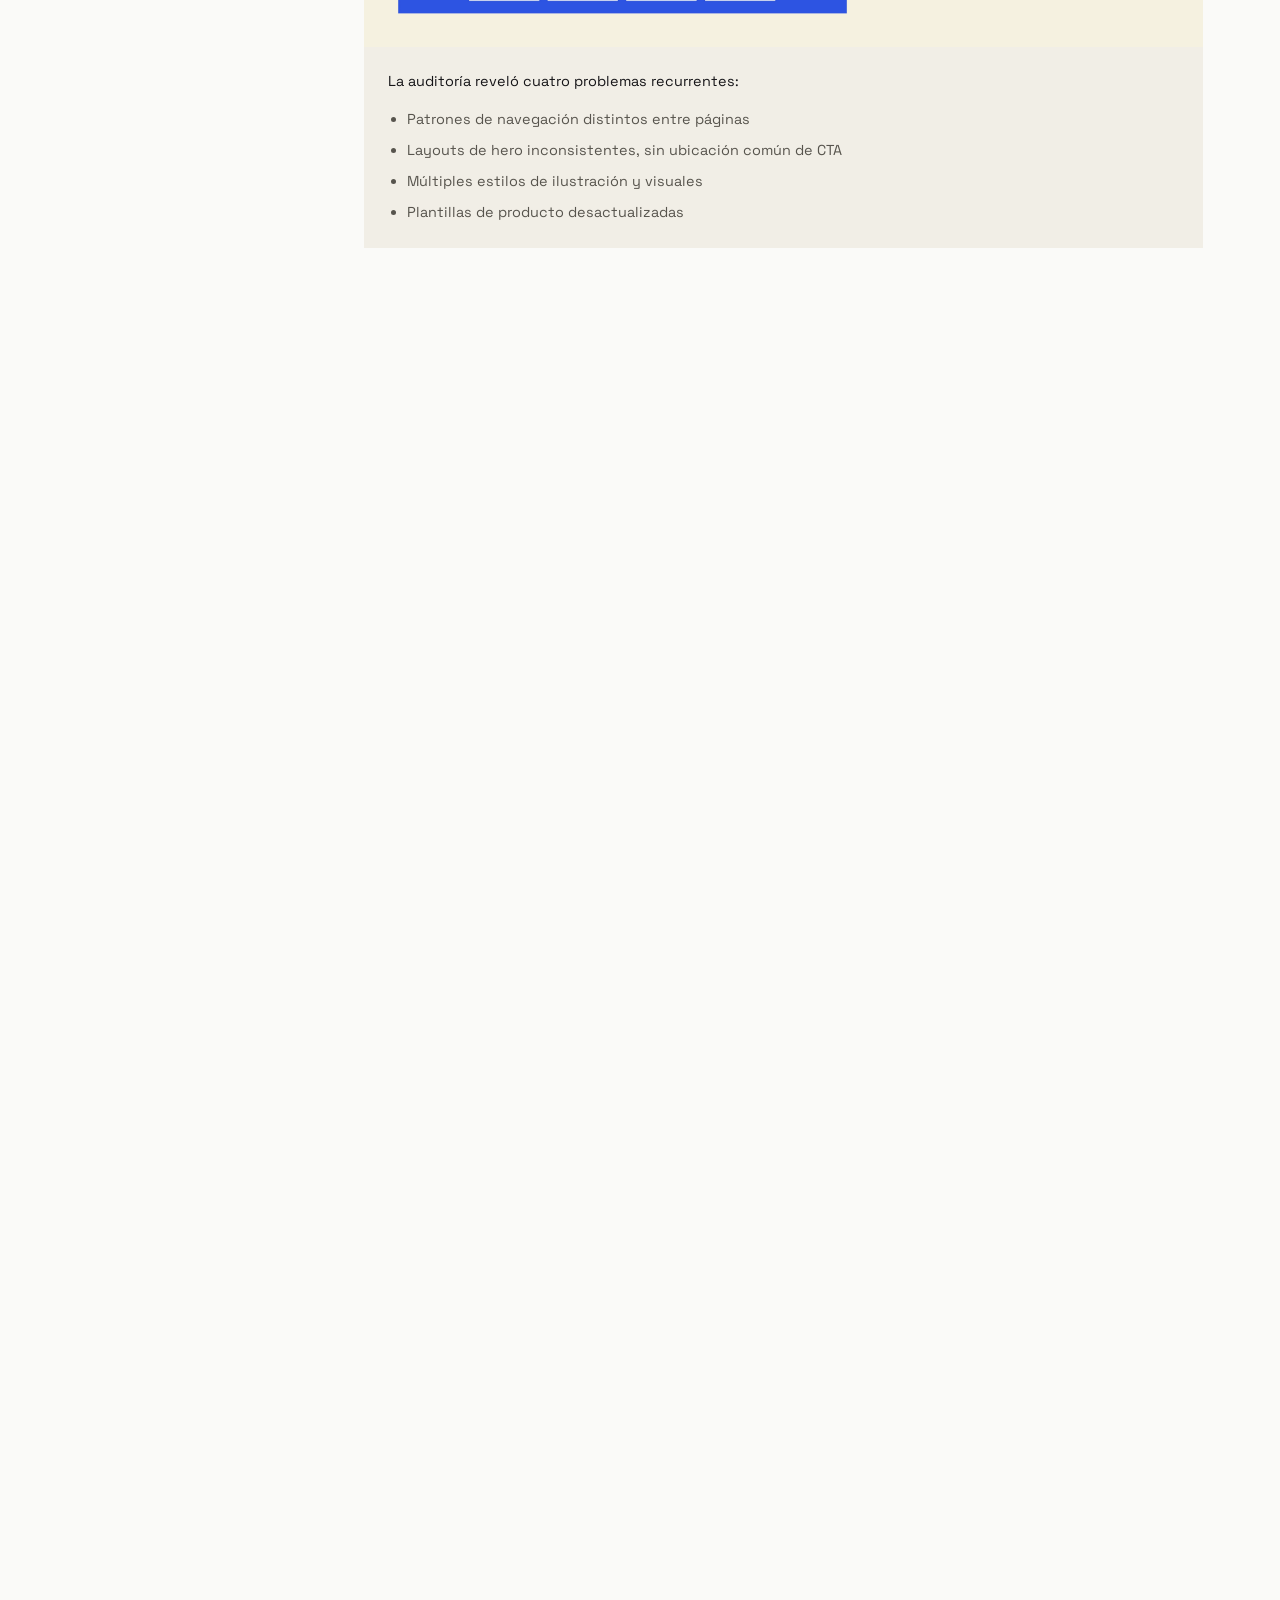
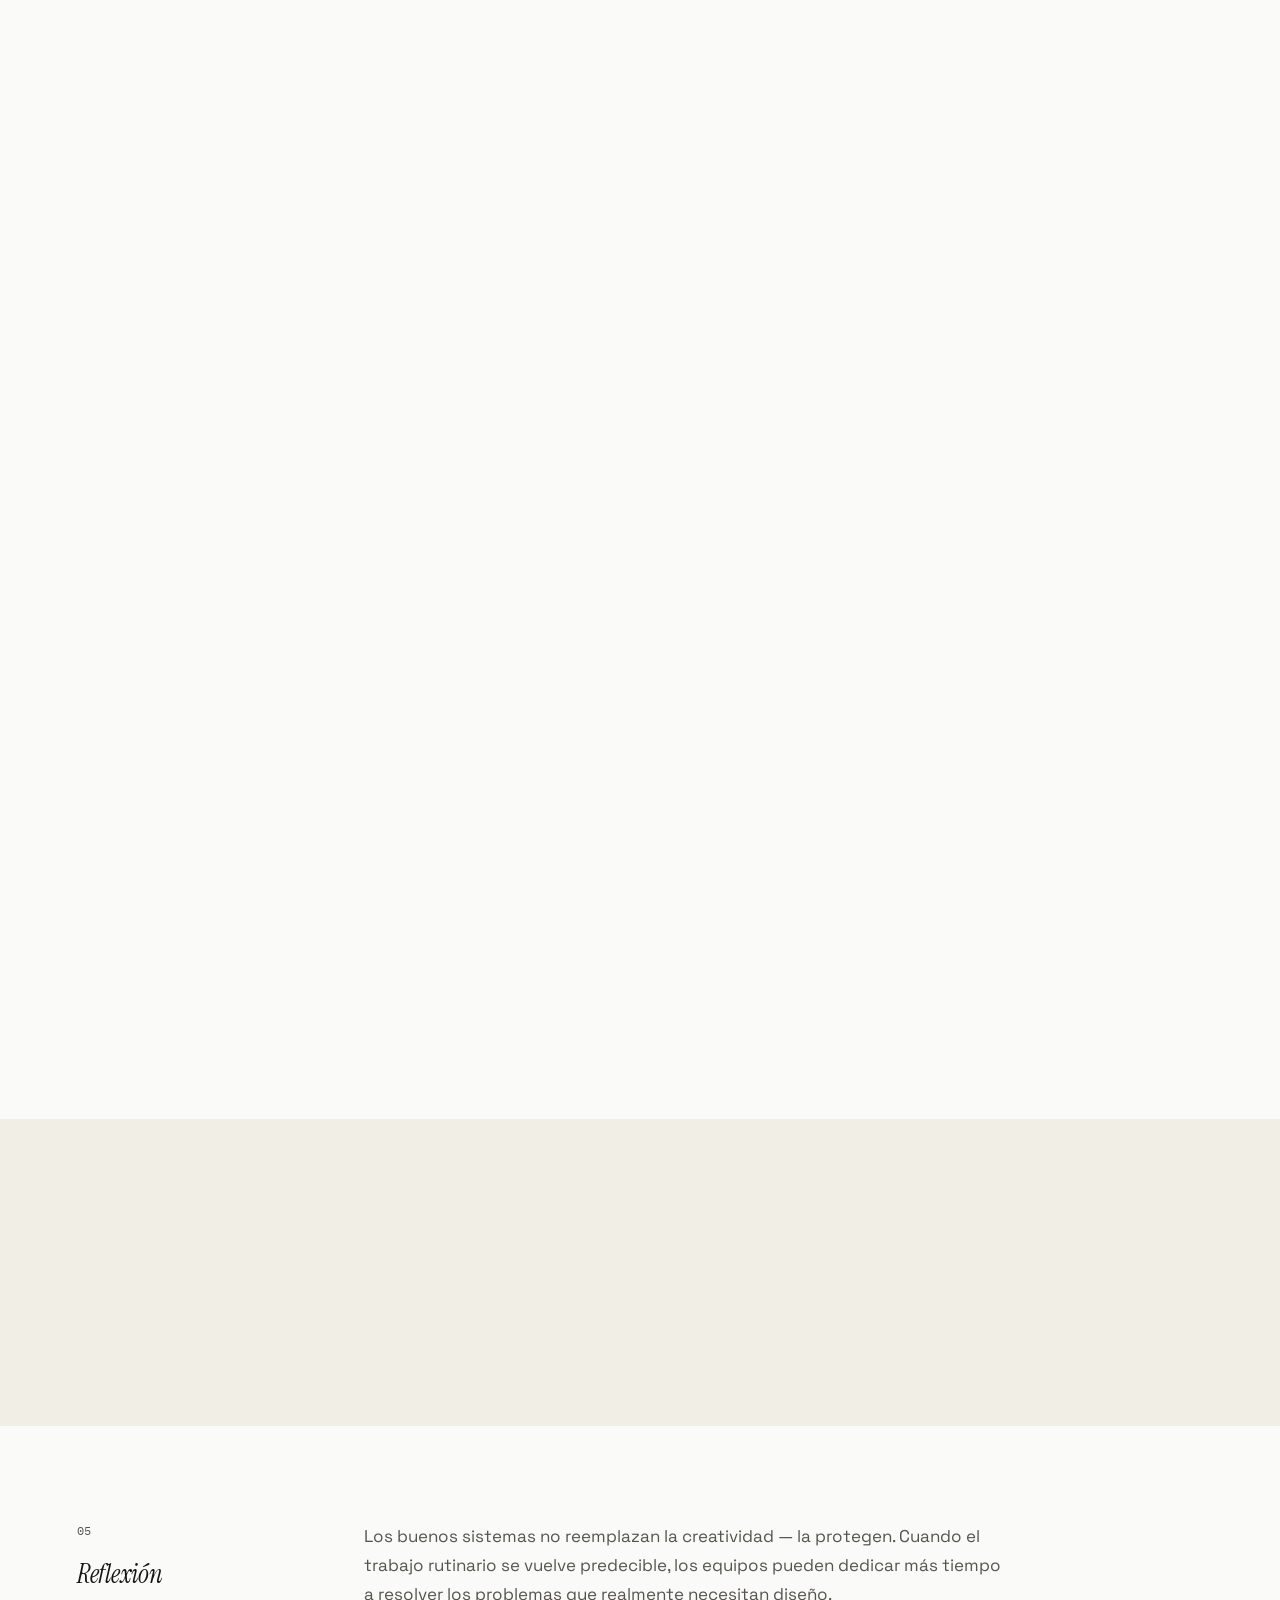
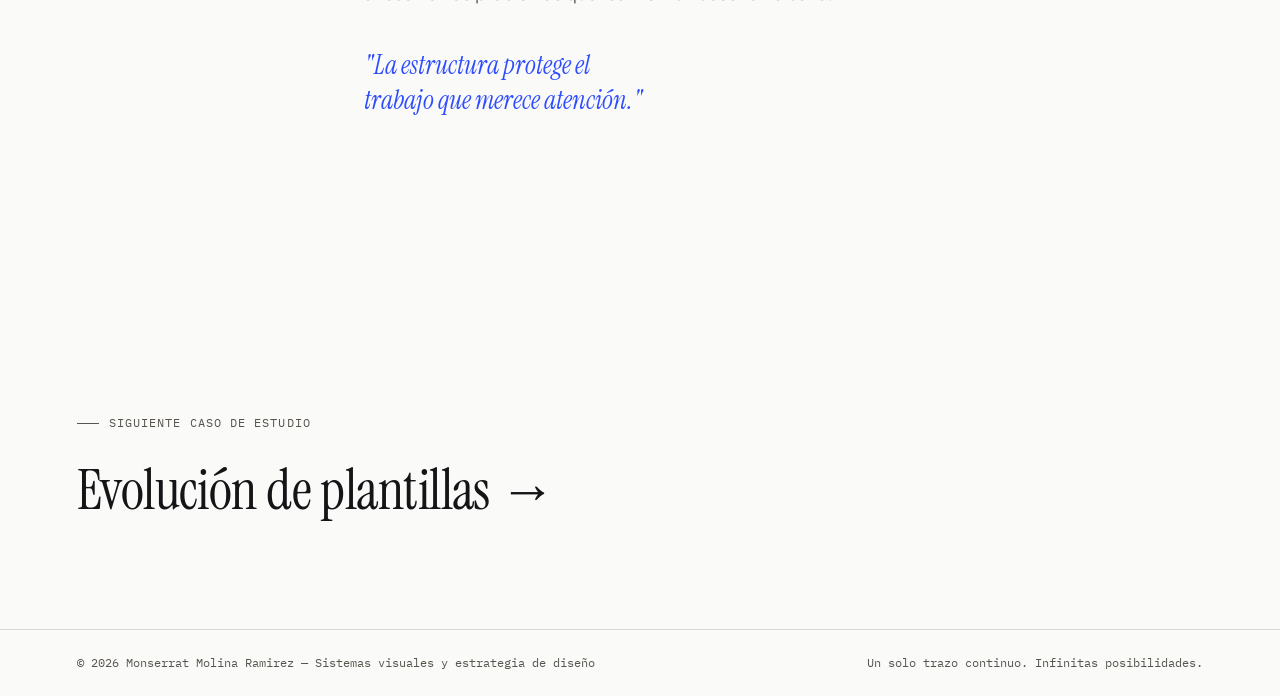
<file: es/case-studies/growth-process.html>
<!DOCTYPE html>
<html lang="es"><head>
<meta charset="UTF-8">
<meta name="viewport" content="width=device-width, initial-scale=1.0">
<meta name="theme-color" content="#2E4CFF">
<title>Diseñando un Mejor Flujo de Trabajo — Monserrat Molina</title>
<meta name="description" content="Un caso de estudio sobre tomar posesión de un sitio web huérfano y diseñar un flujo repetible de brief, copy, diseño y construcción.">
<link rel="canonical" href="https://monmolina.com/es/case-studies/growth-process.html">
<link rel="alternate" hreflang="en" href="https://monmolina.com/case-studies/growth-process.html">
<link rel="alternate" hreflang="es" href="https://monmolina.com/es/case-studies/growth-process.html">
<link rel="alternate" hreflang="x-default" href="https://monmolina.com/case-studies/growth-process.html">
<meta property="og:type" content="article">
<meta property="og:site_name" content="Monserrat Molina Ramirez">
<meta property="og:locale" content="es_MX">
<meta property="og:locale:alternate" content="en_US">
<meta property="og:title" content="Diseñando un Mejor Flujo de Trabajo — Monserrat Molina">
<meta property="og:description" content="Un caso de estudio sobre tomar posesión de un sitio web huérfano y diseñar un flujo repetible de brief, copy, diseño y construcción.">
<meta property="og:image" content="https://monmolina.com/assets/images/Open%20Graph.png">
<meta property="og:image:width" content="1200">
<meta property="og:image:height" content="630">
<meta property="og:image:alt" content="Diseñando un Mejor Flujo de Trabajo — Monserrat Molina">
<meta property="og:url" content="https://monmolina.com/es/case-studies/growth-process.html">
<meta name="twitter:card" content="summary_large_image">
<meta name="twitter:title" content="Diseñando un Mejor Flujo de Trabajo — Monserrat Molina">
<meta name="twitter:description" content="Un caso de estudio sobre tomar posesión de un sitio web huérfano y diseñar un flujo repetible de brief, copy, diseño y construcción.">
<meta name="twitter:image" content="https://monmolina.com/assets/images/Open%20Graph.png">
<link rel="icon" href="/favicon.ico" sizes="any">
<link rel="icon" type="image/svg+xml" href="../../assets/favicons/favicon_light.svg">
<link rel="icon" type="image/svg+xml" href="../../assets/favicons/favicon_light.svg" media="(prefers-color-scheme: light)">
<link rel="icon" type="image/svg+xml" href="../../assets/favicons/favicon_dark.svg" media="(prefers-color-scheme: dark)">
<link rel="icon" type="image/png" sizes="32x32" href="../../assets/favicons/favicon-32x32.png">
<link rel="icon" type="image/png" sizes="16x16" href="../../assets/favicons/favicon-16x16.png">
<link rel="apple-touch-icon" sizes="180x180" href="../../assets/favicons/apple-touch-icon.png">
<link rel="manifest" href="/site.webmanifest">
<link rel="preconnect" href="https://fonts.googleapis.com">
<link rel="preconnect" href="https://fonts.gstatic.com" crossorigin="">
<link href="https://fonts.googleapis.com/css2?family=Instrument+Serif:ital@0;1&amp;family=Space+Grotesk:wght@300..700&amp;family=IBM+Plex+Mono:ital,wght@0,400;0,500;1,400&amp;display=swap" rel="stylesheet">
<style>
/* ============ TOKENS ============ */
:root{
  --paper: #FAFAF8;
  --paper-shade: #F1EEE6;
  --ink: #151417;
  --ink-soft: #57544D;
  --blue: #2E4CFF;
  --blue-deep: #1A2FBF;
  --black: #0B0B0C;
  --sky: #90D5FB;
  --lime: #C3EE71;
  --coral: #FF6A5B;
  --mustard: #FFD53B;
  --sage: #779861;
  --purple: #A450EE;
  --cream: #F5F0DE;
  --line: rgba(21,20,23,0.14);
  --line-soft: rgba(21,20,23,0.08);
  --on-dark: rgba(250,250,248,0.86);
  --on-dark-soft: rgba(250,250,248,0.55);

  --s1: 8px; --s2: 16px; --s3: 24px; --s4: 40px; --s5: 64px; --s6: 96px; --s7: 160px;

  --margin: clamp(24px, 6vw, 120px);
  --gutter: 24px;
  --maxw: 1280px;

  --serif: 'Instrument Serif', Georgia, serif;
  --sans: 'Space Grotesk', -apple-system, BlinkMacSystemFont, sans-serif;
  --mono: 'IBM Plex Mono', ui-monospace, monospace;

  --fs-hero: clamp(2.9rem, 6.6vw, 6.4rem);
  --fs-h1: clamp(2.2rem, 4.4vw, 3.6rem);
  --fs-h2: clamp(1.5rem, 2.6vw, 2.15rem);
  --fs-lead: clamp(1.15rem, 1.6vw, 1.5rem);
  --fs-body: 1.0625rem;
  --fs-small: 0.9rem;
  --fs-cap: 0.75rem;

  --ease: cubic-bezier(.22,.61,.16,1);
}

@media (prefers-reduced-motion: reduce){
  *{ animation-duration: 0.001ms !important; animation-iteration-count: 1 !important; transition-duration: 0.001ms !important; scroll-behavior: auto !important; }
}

*{ box-sizing: border-box; margin:0; padding:0; }
html{ scroll-behavior: smooth; }
body{
  background: var(--paper);
  color: var(--ink);
  font-family: var(--sans);
  font-size: var(--fs-body);
  line-height: 1.5;
  -webkit-font-smoothing: antialiased;
  overflow-x: hidden;
}
img,svg{ display:block; max-width:100%; }
a{ color: inherit; text-decoration: none; }
p{ text-wrap: pretty; }
.container{ max-width: var(--maxw); margin: 0 auto; padding-inline: var(--margin); }
.grid{ display:grid; grid-template-columns: repeat(12, 1fr); column-gap: var(--gutter); }

@media (max-width: 1024px){ .grid{ grid-template-columns: repeat(8, 1fr); } }
@media (max-width: 640px){ .grid{ grid-template-columns: repeat(4, 1fr); } }

section{ position: relative; }

/* ============ TYPE HELPERS ============ */
.eyebrow{
  font-family: var(--mono); font-size: var(--fs-cap); letter-spacing: 0.09em; text-transform: uppercase;
  color: var(--ink-soft); display:flex; align-items:center; gap: 10px;
}
.eyebrow::before{ content:''; width: 22px; height: 1px; background: var(--ink-soft); display:inline-block; }
.eyebrow.on-dark{ color: var(--on-dark-soft); }
.eyebrow.on-dark::before{ background: var(--on-dark-soft); }
h1,h2,h3{ font-family: var(--serif); font-weight: 400; letter-spacing: -0.01em; text-wrap: balance; }
.lead{ font-size: var(--fs-lead); line-height: 1.45; color: var(--ink-soft); font-weight: 400; }
.rule{ height:1px; background: var(--line); border:none; width:100%; }
.mono-cap{ font-family: var(--mono); font-size: var(--fs-cap); letter-spacing: 0.06em; text-transform: uppercase; color: var(--ink-soft); }

/* ============ REVEAL ============ */
[data-reveal]{ opacity: 0; transform: translateY(22px); transition: opacity 0.9s var(--ease), transform 0.9s var(--ease); }
[data-reveal].in-view{ opacity: 1; transform: translateY(0); }
[data-reveal="fade"]{ transform: none; }

/* ============ NAV ============ */
.nav{ position: fixed; top:0; left:0; right:0; z-index: 100; background: var(--paper); border-bottom: 1px solid var(--line); transition: transform 0.5s var(--ease); }
.nav.hide{ transform: translateY(-100%); }
.nav-inner{ max-width: var(--maxw); margin: 0 auto; padding-inline: var(--margin); height: 72px; display:flex; align-items:center; justify-content: space-between; }
.brand{ display:flex; align-items:center; gap: 12px; }
.brand .mark{ width: 30px; height: auto; }
.brand .mark path{ stroke: var(--blue); }
.wordmark{ font-family: var(--serif); font-style: italic; font-size: 1.15rem; }
.nav-links{ display:flex; gap: var(--s4); font-family: var(--mono); font-size: var(--fs-cap); letter-spacing: 0.06em; text-transform: uppercase; }
.nav-links a{ position:relative; padding-bottom: 2px; }
.nav-links a::after{ content:''; position:absolute; left:0; bottom:-2px; width:0; height:1px; background: var(--coral); transition: width 0.35s var(--ease); }
.nav-links a:hover::after{ width:100%; }
.nav-links a:hover{ color: var(--coral); }

.nav-controls{ display:flex; align-items:center; gap: var(--s3); }
.lang-switch{ position:relative; }
.lang-btn{ display:flex; align-items:center; gap:4px; font-family: var(--mono); font-size: var(--fs-cap); letter-spacing:0.06em; text-transform:uppercase; background:none; border:none; cursor:pointer; color:var(--ink); padding:4px 2px; }
.lang-btn:hover{ color:var(--blue); }
.lang-chevron{ transition: transform 0.25s var(--ease); }
.lang-switch.open .lang-chevron{ transform: rotate(180deg); }
.lang-menu{ position:absolute; top: calc(100% + 10px); right:0; background:var(--paper); border:1px solid var(--line); min-width:130px; list-style:none; box-shadow: 0 8px 24px rgba(21,20,23,0.12); opacity:0; visibility:hidden; transform: translateY(-6px); transition: opacity 0.2s var(--ease), transform 0.2s var(--ease), visibility 0.2s; z-index:110; }
.lang-switch.open .lang-menu{ opacity:1; visibility:visible; transform:translateY(0); }
.lang-menu li{ font-family: var(--mono); font-size: var(--fs-cap); letter-spacing:0.06em; text-transform:uppercase; padding:10px 14px; cursor:pointer; }
.lang-menu li:hover{ background: var(--paper-shade); color:var(--blue); }
.lang-menu li[aria-selected="true"]{ color: var(--blue); }

.menu-toggle{ display:none; flex-direction:column; justify-content:center; gap:5px; width:32px; height:32px; background:none; border:none; cursor:pointer; padding:0; flex-shrink:0; }
.menu-toggle span{ display:block; width:100%; height:1.5px; background:var(--ink); transition: transform 0.3s var(--ease), opacity 0.3s var(--ease); }
.menu-toggle.open span:nth-child(1){ transform: translateY(6.5px) rotate(45deg); }
.menu-toggle.open span:nth-child(2){ opacity:0; }
.menu-toggle.open span:nth-child(3){ transform: translateY(-6.5px) rotate(-45deg); }

@media (max-width: 640px){
  .menu-toggle{ display:flex; }
  .nav-links{
    display:flex; position:absolute; top:100%; left:0; right:0; flex-direction:column; gap:0;
    background:var(--paper); border-bottom:1px solid var(--line);
    max-height:0; overflow:hidden; opacity:0; pointer-events:none;
    transition: max-height 0.35s var(--ease), opacity 0.25s var(--ease);
  }
  .nav-links.open{ max-height: 320px; opacity:1; pointer-events:auto; }
  .nav-links a{ padding: var(--s3) var(--margin); border-top:1px solid var(--line); }
  .nav-links a:first-child{ border-top:none; }
}

/* ============ FOLIO ============ */

/* ============ LINE MOTIF / DIVIDERS ============ */
.stroke-divider{ width:100%; display:flex; justify-content:center; padding: var(--s5) 0; }
.stroke-divider svg{ width: min(300px, 55%); height:auto; }
.stroke-divider path{ stroke: var(--ink); opacity: 0.28; }
.stroke-divider.blue path{ stroke: var(--blue); opacity: 0.6; }
.stroke-divider.flip svg{ transform: scaleY(-1) rotate(2deg); }

/* ============ POSTER BLOCKS (signature richness) ============ */
.poster-row{ display:grid; grid-template-columns: 1.1fr 0.9fr 1fr; gap: 1px; background: var(--ink); }
.poster{ position:relative; aspect-ratio: 4/5; overflow:hidden; display:flex; flex-direction:column; justify-content:flex-end; padding: var(--s4); }
.poster svg{ position:absolute; inset:0; width:100%; height:100%; }
.poster .p-label{ position:relative; z-index:2; font-family: var(--mono); font-size: var(--fs-cap); letter-spacing:0.06em; text-transform:uppercase; }
.poster-blue{ background: var(--blue); color: var(--cream); }
.poster-black{ background: var(--black); color: var(--on-dark); }
.poster-sky{ background: var(--sky); color: var(--black); }
.poster-cream{ background: var(--cream); color: var(--ink); }
.poster-stack{ position:relative; z-index:2; font-family: var(--serif); font-style: italic; font-size: clamp(2.2rem, 4vw, 3.6rem); line-height: 0.92; }
@media (max-width: 900px){ .poster-row{ grid-template-columns: 1fr; } .poster{ aspect-ratio: 16/10; } }

/* ============ SECTION HEADS ============ */
.section-head{ grid-column: 1 / 13; margin-bottom: var(--s5); }
.section-head h2{ font-size: var(--fs-h1); margin-top: var(--s2); max-width: 18ch; }
@media (max-width: 640px){ .section-head{ grid-column: 1 / 5; } }

/* ============ WORK ============ */
.work{ padding-block: var(--s6); }
.project{ grid-column: 1 / 13; margin-bottom: var(--s7); }
.project:last-child{ margin-bottom: 0; }
.project-row{ display:grid; grid-template-columns: repeat(12, 1fr); column-gap: var(--gutter); align-items: end; }
.project-visual{ grid-column: 1 / 9; aspect-ratio: 16/10.5; position:relative; overflow:hidden; }
.project.alt .project-visual{ grid-column: 5 / 13; order:2; }
.project-visual svg{ width:100%; height:100%; }
.grain{ position:absolute; inset:0; opacity: 0.4; mix-blend-mode: multiply; pointer-events:none; }
.project-text{ grid-column: 9 / 13; padding-bottom: var(--s4); }
.project.alt .project-text{ grid-column: 1 / 5; order:1; align-self:end; }
.project-text .num{ font-family: var(--mono); font-size: var(--fs-cap); color: var(--ink-soft); }
.project-text h3{ font-size: var(--fs-h2); margin-top: var(--s2); font-style: italic; }
.project-text p{ margin-top: var(--s2); color: var(--ink-soft); font-size: var(--fs-small); line-height:1.55; }
.tags{ margin-top: var(--s3); display:flex; gap: var(--s2); flex-wrap:wrap; }
.tags span{ font-family: var(--mono); font-size: 0.7rem; letter-spacing: 0.05em; text-transform: uppercase; border: 1px solid var(--line); padding: 5px 10px; color: var(--ink-soft); }
.view-case{ display:inline-flex; align-items:center; gap: 8px; margin-top: var(--s3); font-family: var(--mono); font-size: var(--fs-cap); letter-spacing:0.05em; text-transform:uppercase; color: var(--blue); border-bottom: 1px solid var(--blue); padding-bottom: 3px; width: fit-content; }
.view-case:hover{ color: var(--coral); border-color: var(--coral); }
.view-case svg{ width: 14px; height:14px; }

@media (max-width: 1024px){
  .project-visual, .project.alt .project-visual{ grid-column: 1 / 9; order:1; }
  .project-text, .project.alt .project-text{ grid-column: 1 / 9; order:2; margin-top: var(--s3); }
}
@media (max-width: 640px){
  .project-row{ grid-template-columns: repeat(4,1fr); }
  .project-visual, .project.alt .project-visual, .project-text, .project.alt .project-text{ grid-column: 1 / 5; }
}

/* ============ PHILOSOPHY ============ */
.philosophy{ padding-block: var(--s6); background: var(--black); color: var(--paper); }
.philosophy .grid{ align-items:start; }
.philosophy-text{ grid-column: 3 / 10; }
.philosophy h2{ font-size: var(--fs-h1); margin-top: var(--s3); }
.philosophy p{ margin-top: var(--s4); font-size: var(--fs-lead); line-height: 1.6; color: rgba(250,250,248,0.82); max-width: 46ch; }
.philosophy blockquote{ font-family: var(--serif); font-style: italic; font-size: clamp(1.6rem, 3vw, 2.4rem); color: #93A6FF; margin-block: var(--s5); line-height: 1.3; max-width: 22ch; }
@media (max-width: 1024px){ .philosophy-text{ grid-column: 1 / 9; } }
@media (max-width: 640px){ .philosophy-text{ grid-column: 1 / 5; } }

.flow{ grid-column: 1 / 13; margin-top: var(--s6); display:flex; align-items:center; justify-content: space-between; gap: var(--s2); flex-wrap: wrap; }
.flow-step{ display:flex; flex-direction:column; align-items:center; gap: var(--s2); text-align:center; width: 100px; }
.flow-step .dot{ width: 46px; height:46px; border-radius:50%; border: 1px solid rgba(250,250,248,0.35); display:flex; align-items:center; justify-content:center; font-family: var(--mono); font-size: 0.7rem; }
.flow-step .label{ font-family: var(--mono); font-size: 0.68rem; letter-spacing:0.05em; text-transform:uppercase; color: rgba(250,250,248,0.6); }
.flow-connector{ flex:1; min-width: 30px; height: 30px; }
.flow-connector path{ stroke: rgba(250,250,248,0.35); fill:none; stroke-width:1.5; }
@media (max-width: 780px){ .flow{ display:none; } }

/* ============ EXPERIMENTS ============ */
.experiments{ padding-block: var(--s6); background: var(--paper-shade); }
.exp-grid{ grid-column: 1/13; display:grid; grid-template-columns: repeat(12, 1fr); column-gap: var(--gutter); row-gap: var(--s5); }
.exp-card{ background: var(--paper); border: 1px solid var(--line); padding: var(--s3); }
.exp-card .exp-visual{ aspect-ratio: 4/3; margin-bottom: var(--s2); overflow:hidden; }
.exp-card .exp-visual svg{ width:100%; height:100%; }
.exp-card h4{ font-family: var(--serif); font-style: italic; font-size: 1.15rem; font-weight:400; margin-top: 4px; }
.exp1{ grid-column: 1/6; }
.exp2{ grid-column: 6/9; transform: translateY(var(--s5)); }
.exp3{ grid-column: 9/13; transform: translateY(calc(var(--s2) * -1)); }
.exp4{ grid-column: 1/4; }
.exp5{ grid-column: 4/9; transform: translateY(var(--s3)); }
.exp6{ grid-column: 9/13; transform: translateY(var(--s3)); }
@media (max-width: 1024px){ .exp1,.exp2,.exp3,.exp4,.exp5,.exp6{ grid-column: span 4; transform:none; } }
@media (max-width: 640px){ .exp-grid{ grid-template-columns: repeat(4,1fr); } .exp1,.exp2,.exp3,.exp4,.exp5,.exp6{ grid-column: 1/5; transform:none; } }

/* ============ NOTES ============ */
.notes{ padding-block: var(--s6); }
.note{ grid-column: 1/13; display:grid; grid-template-columns: repeat(12,1fr); column-gap: var(--gutter); padding-block: var(--s4); border-top: 1px solid var(--line); }
.notes-list .note:last-child{ border-bottom: 1px solid var(--line); }
.note .date{ grid-column: 1/3; font-family: var(--mono); font-size: var(--fs-cap); color: var(--ink-soft); padding-top: 4px; }
.note .title{ grid-column: 3/9; font-family: var(--serif); font-style: italic; font-size: 1.5rem; }
.note .excerpt{ grid-column: 9/13; font-size: var(--fs-small); color: var(--ink-soft); line-height:1.55; }
@media (max-width: 1024px){ .note{ grid-template-columns: repeat(8,1fr); row-gap: var(--s2); } .note .date{ grid-column: 1/4; } .note .title{ grid-column: 1/9; } .note .excerpt{ grid-column: 1/9; } }
@media (max-width: 640px){ .note{ grid-template-columns: repeat(4,1fr); } .note .date, .note .title, .note .excerpt{ grid-column: 1/5; } }

.reading{ grid-column: 1/13; margin-top: var(--s5); }
.reading-list{ display:flex; flex-wrap:wrap; gap: var(--s2) var(--s5); margin-top: var(--s3); }
.reading-list li{ list-style:none; font-family: var(--mono); font-size: var(--fs-small); }
.reading-list li span{ display:block; color: var(--ink-soft); font-size: var(--fs-cap); margin-top: 2px; }

/* ============ CONTACT ============ */
.contact{ padding-block: var(--s7) var(--s6); }
.contact-inner{ grid-column: 1/13; text-align:left; }
.contact h2{ font-size: var(--fs-h1); max-width: 13ch; }
.contact-email{ display:inline-block; margin-top: var(--s5); font-family: var(--serif); font-style: italic; font-size: clamp(1.8rem,3.4vw,2.8rem); color: var(--blue); border-bottom: 1.5px solid var(--blue); padding-bottom: 6px; transition: color 0.3s ease, border-color 0.3s ease; }
.contact-email:hover{ color: var(--coral); border-color: var(--coral); }
.contact-links{ margin-top: var(--s6); display:flex; gap: var(--s5); flex-wrap:wrap; font-family: var(--mono); font-size: var(--fs-small); }
.contact-links a{ border-bottom: 1px solid var(--line); padding-bottom: 2px; }
.contact-links a:hover{ color: var(--blue); border-color: var(--blue); }

footer{ border-top: 1px solid var(--line); padding-block: var(--s3); }
.footer-inner{ display:flex; justify-content: space-between; flex-wrap:wrap; gap: var(--s2); font-family: var(--mono); font-size: var(--fs-cap); color: var(--ink-soft); }

:focus-visible{ outline: 2px solid var(--blue); outline-offset: 3px; }

/* ============ CASE STUDY PAGES ============ */
.cs-hero{ padding-top: calc(72px + var(--s5)); padding-bottom: var(--s5); position:relative; overflow:hidden; }
.cs-hero.on-blue{ background: var(--blue); color: var(--cream); }
.cs-hero.on-black{ background: var(--black); color: var(--on-dark); }
.cs-hero.on-sky{ background: var(--sky); color: var(--black); }
.cs-hero-bg{ position:absolute; top:-10%; right:-11%; width:min(46vw, 560px); height:auto; opacity:0.5; z-index:0; pointer-events:none; }
.cs-hero-inner{ position:relative; z-index:1; }
.back-link{ font-family: var(--mono); font-size: var(--fs-cap); letter-spacing:0.06em; text-transform:uppercase; display:inline-flex; align-items:center; gap:8px; opacity:0.8; }
.back-link:hover{ opacity:1; }
.cs-hero h1{ font-size: clamp(2.6rem, 5.6vw, 5.2rem); margin-top: var(--s3); max-width: 16ch; line-height:1.03; }
.cs-hero .cs-sub{ margin-top: var(--s3); font-size: var(--fs-lead); max-width: 46ch; opacity:0.85; }
.cs-meta-row{ margin-top: var(--s6); display:flex; flex-wrap:wrap; gap: var(--s5); font-family: var(--mono); font-size: var(--fs-cap); }
.cs-meta-row .m{ opacity:0.65; display:block; margin-bottom:4px; }

.cs-section{ padding-block: var(--s6); }
.cs-section.shade{ background: var(--paper-shade); }
.cs-label{ grid-column: 1/3; }
.cs-label .n{ font-family: var(--mono); font-size: var(--fs-cap); color: var(--ink-soft); }
.cs-label h2{ font-size: 1.6rem; font-style: italic; margin-top: var(--s2); }
.cs-body{ grid-column: 4/11; }
.cs-body p{ font-size: var(--fs-body); line-height: 1.7; color: var(--ink-soft); margin-bottom: var(--s3); max-width: 66ch; }
.cs-body p:last-child{ margin-bottom:0; }
.cs-body ul{ margin-top: var(--s3); padding-left: 1.1em; }
.cs-body li{ color: var(--ink-soft); line-height:1.6; margin-bottom: var(--s2); max-width: 62ch; }
.cs-body li b{ color: var(--ink); font-weight: 500; }
.cs-body blockquote{ font-family: var(--serif); font-style: italic; font-size: clamp(1.35rem,2vw,1.8rem); color: var(--blue); margin-block: var(--s4); max-width: 24ch; line-height:1.35; }
@media (max-width: 1024px){ .cs-label{ grid-column: 1/9; margin-bottom: var(--s2);} .cs-body{ grid-column: 1/9; } }
@media (max-width: 640px){ .cs-label{ grid-column: 1/5; } .cs-body{ grid-column: 1/5; } }

.cs-gallery{ grid-column: 1/13; display:grid; grid-template-columns: repeat(12,1fr); gap: var(--gutter); margin-top: var(--s5); }
.cs-gallery .g1{ grid-column: 1/8; aspect-ratio: 16/10; }
.cs-gallery .g2{ grid-column: 8/13; aspect-ratio: 3/4; transform: translateY(var(--s4)); }
.cs-gallery .g3{ grid-column: 1/6; aspect-ratio: 4/3; }
.cs-gallery .g4{ grid-column: 6/13; aspect-ratio: 16/9; }
.cs-gallery svg{ width:100%; height:100%; }
.cs-gallery figure{ overflow:hidden; position:relative; background: var(--paper-shade); }
.cs-gallery figcaption{ position:absolute; left:12px; bottom:12px; z-index:2; font-family: var(--mono); font-size: 0.68rem; letter-spacing:0.04em; text-transform:uppercase; background: var(--paper); padding: 4px 8px; }
@media (max-width: 1024px){ .cs-gallery .g1,.g2,.g3,.g4{ grid-column: 1/9; transform:none; } }
@media (max-width: 640px){ .cs-gallery .g1,.g2,.g3,.g4{ grid-column: 1/5; } }
.process-step{ grid-column: 1/13; display:grid; grid-template-columns: repeat(12,1fr); column-gap: var(--gutter); margin-top: var(--s6); align-items:start; }
.process-step .step-text{ grid-column: 1/4; }
.process-step .step-text .mono-cap{ display:block; margin-bottom: var(--s2); }
.process-step .step-text h3{ font-family: var(--serif); font-style: italic; font-size: 1.5rem; font-weight:400; }
.process-step .step-text p{ margin-top: var(--s2); font-size: var(--fs-small); color: var(--ink-soft); line-height:1.6; }
.process-step .step-visual{ grid-column: 4/13; overflow:hidden; background: var(--paper-shade); position:relative; }
.process-step .step-visual svg{ width:100%; height:100%; }
.process-step .step-visual img{ display:block; width:100%; height:auto; }
.process-step .findings{ grid-column: 4/13; background: var(--paper-shade); padding: var(--s3); }
.process-step .findings p{ margin-top:0; color: var(--ink); font-size: var(--fs-small); }
.process-step .findings ul{ margin-top: var(--s2); padding-left: 1.1em; }
.process-step .findings li{ color: var(--ink-soft); font-size: var(--fs-small); line-height:1.6; margin-top: var(--s1); }
@media (max-width: 1024px){ .process-step{ grid-column:1/9; grid-template-columns: repeat(8,1fr); } .process-step .step-text{ grid-column:1/9; margin-bottom: var(--s3);} .process-step .step-visual, .process-step .findings{ grid-column:1/9; } }
@media (max-width: 640px){ .process-step{ grid-column:1/5; grid-template-columns: repeat(4,1fr); } .process-step .step-text{ grid-column:1/5; } .process-step .step-visual, .process-step .findings{ grid-column:1/5; } }

/* ============ RESPONSIVE MEDIA SWAP (business_evolution image hidden on mobile) ============ */
@media (max-width: 640px){ .desktop-only{ display:none; } }

/* ============ STEP 04 — full-width stacked layout ============ */
.process-step.full{ display:flex; flex-direction:column; align-items:stretch; gap: var(--s4); grid-column: 1/13; }
.process-step.full .step-text{ max-width: 52ch; }
@media (max-width: 1024px){ .process-step.full{ grid-column:1/9; } }
@media (max-width: 640px){ .process-step.full{ grid-column:1/5; } }
.timeline{ display:flex; gap: var(--s4); }
.era-card{ flex:1; min-width:0; }
.era-header{ display:flex; align-items:center; gap:12px; margin-bottom: var(--s2); }
.era-header .year-tag{ display:inline-flex; align-items:center; justify-content:center; font-size: var(--fs-small); border: 1px solid var(--ink); padding: 2px 8px; border-radius:2px; }
.era-header .era-title{ font-size: var(--fs-small); color: var(--ink); }
.era-list{ padding-left: 1.1em; }
.era-list li{ font-size: 0.84rem; color: var(--ink-soft); line-height:1.55; margin-bottom: 4px; }
@media (max-width: 640px){ .timeline{ flex-direction:column; gap: var(--s4); } }

.cs-next{ padding-block: var(--s7) var(--s6); }
.cs-next a{ display:block; }
.cs-next .eyebrow{ margin-bottom: var(--s2); }
.cs-next h2{ font-size: var(--fs-h1); transition: color 0.3s ease; }
.cs-next a:hover h2{ color: var(--blue); }

</style>
<script type="application/ld+json">
{
  "@context": "https://schema.org",
  "@type": "CreativeWork",
  "name": "Renovación del Proceso de Crecimiento",
  "headline": "Diseñando un Mejor Flujo de Trabajo para el Sitio — Caso de Estudio",
  "description": "Un caso de estudio sobre tomar posesión de un sitio web huérfano y diseñar un flujo repetible de brief, copy, diseño y construcción.",
  "url": "https://monmolina.com/es/case-studies/growth-process.html",
  "image": "https://monmolina.com/assets/images/Open%20Graph.png",
  "author": { "@id": "https://monmolina.com/#person" },
  "creator": { "@id": "https://monmolina.com/#person" },
  "about": ["Flujo de trabajo de diseño web", "Sistemas de diseño en Webflow", "Operaciones de diseño"],
  "inLanguage": "es"
}
</script>
</head>
<body>

<nav class="nav" id="nav">
  <div class="nav-inner">
    <a href="../index.html" class="brand">
      <svg class="mark" viewBox="0 0 305 232" fill="none" xmlns="http://www.w3.org/2000/svg" aria-hidden="true">
        <path d="M117.015 30.9328C143.392 30.9328 166.567 56.3497 166.567 87.5243C166.567 118.699 156.979 165.694 138.509 165.694C107.733 165.694 148.581 6 240.89 6C333.199 6 303.392 206.456 230.343 206.456C162.728 206.456 196.298 66.9054 230.343 66.9054C264.387 66.9054 199.627 216.528 123.885 216.528C48.1443 216.528 67.1412 88.4839 93.679 88.4839C129.168 88.4839 73.5357 225.64 28.4596 225.64C-26.7731 225.64 26.379 30.9413 117.015 30.9413V30.9328Z" stroke-width="14" stroke-linecap="round" stroke-linejoin="round"></path>
      </svg>
      <span class="wordmark">Monserrat Molina Ramirez</span>
    </a>
    <div class="nav-links" id="navLinks">
      <a href="../index.html" data-i18n="nav_home">Inicio</a>
      <a href="../index.html#work" data-i18n="nav_work">Trabajo</a>
      <a href="../about.html" data-i18n="nav_about">Acerca de</a>
      <a href="../index.html#contact" data-i18n="nav_contact">Contacto</a>
    </div>
    <div class="nav-controls">
      <div class="lang-switch" id="langSwitch">
        <button type="button" class="lang-btn" id="langBtn" aria-haspopup="listbox" aria-expanded="false">
          <span id="langBtnLabel">ES</span>
          <svg class="lang-chevron" viewBox="0 0 12 8" width="10" height="7" aria-hidden="true"><path d="M1 1L6 6L11 1" stroke="currentColor" stroke-width="1.5" fill="none" stroke-linecap="round" stroke-linejoin="round"></path></svg>
        </button>
        <ul class="lang-menu" id="langMenu" role="listbox">
          <li role="option" data-lang="en" data-href="../../case-studies/growth-process.html" aria-selected="false">EN</li>
          <li role="option" data-lang="es" data-href="growth-process.html" aria-selected="true">ES</li>
        </ul>
      </div>
      <button type="button" class="menu-toggle" id="menuToggle" aria-expanded="false" aria-controls="navLinks" aria-label="Menu">
        <span></span><span></span><span></span>
      </button>
    </div>
  </div>
</nav>

<main>

<!-- HERO -->
<section class="cs-hero on-black">
  <svg class="cs-hero-bg" viewBox="0 0 849 839" xmlns="http://www.w3.org/2000/svg" aria-hidden="true">
    <path class="draw-path" fill-rule="evenodd" clip-rule="evenodd" d="M708.256 576.623L704.461 583.369L700.567 590.056L696.577 596.678L692.493 603.231L688.319 609.712L684.055 616.116L679.706 622.439L675.273 628.676L670.759 634.824L666.167 640.88L661.499 646.838L656.759 652.694L651.948 658.446L647.069 664.089L642.125 669.62L637.119 675.034L632.054 680.328L626.932 685.499L621.756 690.542L616.529 695.455L611.253 700.234L605.932 704.876L600.568 709.378L595.164 713.735L589.723 717.946L584.247 722.007L578.739 725.915L573.202 729.668L567.639 733.262L562.053 736.695L556.446 739.965L550.821 743.068L545.181 746.002L539.528 748.766L533.865 751.357L528.196 753.772L522.521 756.01L516.845 758.068L511.17 759.946L505.498 761.64L499.832 763.151L494.175 764.475L488.529 765.612L482.896 766.56L477.28 767.318L471.681 767.885L466.104 768.261L460.55 768.443L455.022 768.432L449.522 768.227L444.052 767.827L438.614 767.232L433.212 766.441L427.846 765.455L422.519 764.273L417.233 762.896L411.991 761.323L406.794 759.554L401.644 757.591L396.543 755.434L391.493 753.082L386.496 750.538L381.554 747.802L376.668 744.875L371.841 741.758L367.073 738.451L362.366 734.958L357.723 731.278L353.144 727.414L348.631 723.366L344.185 719.138L339.808 714.73L335.502 710.146L331.266 705.386L327.104 700.453L323.015 695.349L319.001 690.077L315.062 684.639L311.201 679.039L307.418 673.277L303.714 667.359L300.089 661.285L296.545 655.061L293.082 648.687L289.701 642.168L286.403 635.508L283.188 628.708L280.057 621.774L277.01 614.708L274.048 607.514L271.171 600.195L268.38 592.757L265.674 585.202L263.055 577.534L260.521 569.758L258.075 561.878L255.714 553.897L253.441 545.82L251.254 537.652L249.153 529.396L247.139 521.058L245.212 512.641L243.37 504.151L241.615 495.591L239.945 486.967L238.361 478.283L236.861 469.543L235.447 460.754L234.116 451.919L232.869 443.043L231.706 434.131L230.625 425.189L229.626 416.22L228.708 407.231L227.872 398.226L227.115 389.209L226.438 380.187L225.839 371.164L225.318 362.145L224.874 353.135L224.506 344.139L224.213 335.162L223.994 326.21L223.849 317.288L223.776 308.399L223.774 299.551L223.842 290.746L223.98 281.991L224.186 273.291L224.458 264.65L224.797 256.073L225.2 247.566L225.667 239.132L226.196 230.778L226.786 222.507L227.436 214.325L228.145 206.236L228.911 198.245L229.734 190.356L230.612 182.575L231.543 174.905L232.526 167.351L233.561 159.917L234.645 152.608L235.778 145.429L236.958 138.382L238.184 131.473L239.454 124.705L240.768 118.083L242.123 111.61L243.519 105.29L244.954 99.127L246.427 93.1246L247.937 87.2863L249.481 81.6156L251.06 76.1159L252.671 70.7905L254.314 65.6426L255.986 60.6754L257.687 55.8918L259.416 51.2947L261.171 46.887L262.951 42.6714L264.754 38.6504L266.58 34.8265L268.427 31.2022L270.295 27.7797L272.181 24.5611L274.085 21.5486L276.005 18.7439L277.941 16.149L279.891 13.7656L281.854 11.5952L283.83 9.63924L285.816 7.89913L287.813 6.37606L289.818 5.07113L291.831 3.98531L293.852 3.11946L295.879 2.4743L297.91 2.05044L299.946 1.84835L301.986 1.86838L304.027 2.11077L306.071 2.57561L308.115 3.26289L310.16 4.17244L312.204 5.304L314.246 6.65717L316.287 8.23141L318.324 10.0261L320.359 12.0404L322.389 14.2734L324.415 16.7242L326.435 19.3915L328.45 22.2741L330.459 25.3706L332.461 28.6794L334.455 32.199L336.443 35.9275L338.422 39.8632L340.393 44.0039L342.355 48.3475L344.308 52.892L346.252 57.6348L348.186 62.5735L350.111 67.7056L352.025 73.0284L353.93 78.539L355.824 84.2346L357.708 90.1122L359.581 96.1687L361.443 102.401L363.295 108.805L365.136 115.379L366.966 122.117L368.786 129.018L370.595 136.077L372.393 143.29L374.181 150.653L375.958 158.163L377.725 165.815L379.482 173.606L381.229 181.531L382.967 189.585L384.695 197.765L386.413 206.066L388.123 214.484L389.824 223.013L391.516 231.65L393.2 240.389L394.876 249.226L396.545 258.156L398.206 267.175L399.861 276.276L401.509 285.456L403.151 294.709L404.787 304.031L406.418 313.415L408.045 322.858L409.666 332.353L411.284 341.896L412.898 351.481L414.509 361.104L416.117 370.758L417.724 380.44L419.328 390.142L420.931 399.86L422.533 409.59L424.135 419.324L425.736 429.059L427.339 438.788L428.942 448.507L430.547 458.21L432.154 467.891L433.763 477.546L435.375 487.169L436.99 496.755L438.609 506.299L440.232 515.795L441.86 525.239L443.493 534.624L445.132 543.946L446.776 553.201L448.426 562.382L450.083 571.485L451.747 580.505L453.419 589.436L455.098 598.275L456.785 607.016L458.48 615.655L460.185 624.186L461.898 632.605L463.62 640.908L465.351 649.09L467.093 657.147L468.844 665.074L470.605 672.867L472.377 680.522L474.159 688.034L475.951 695.4L477.754 702.616L479.568 709.677L481.393 716.581L483.228 723.322L485.074 729.899L486.932 736.306L488.8 742.541L490.678 748.601L492.568 754.482L494.468 760.18L496.378 765.694L498.299 771.021L500.23 776.156L502.17 781.098L504.121 785.845L506.08 790.393L508.049 794.74L510.027 798.885L512.013 802.824L514.007 806.556L516.009 810.08L518.018 813.393L520.034 816.493L522.056 819.38L524.084 822.051L526.117 824.506L528.155 826.743L530.197 828.762L532.242 830.561L534.29 832.139L536.34 833.497L538.392 834.633L540.445 835.547L542.497 836.238L544.549 836.708L546.599 836.954L548.646 836.979L550.69 836.781L552.73 836.362L554.765 835.722L556.794 834.86L558.816 833.779L560.83 832.479L562.834 830.96L564.829 829.225L566.813 827.274L568.785 825.108L570.743 822.729L572.688 820.139L574.617 817.339L576.529 814.331L578.424 811.117L580.299 807.7L582.155 804.08L583.99 800.261L585.802 796.245L587.59 792.034L589.353 787.631L591.091 783.038L592.8 778.259L594.481 773.297L596.132 768.154L597.752 762.833L599.339 757.338L600.892 751.672L602.409 745.838L603.89 739.84L605.334 733.682L606.738 727.366L608.101 720.898L609.423 714.28L610.701 707.516L611.935 700.612L613.123 693.569L614.263 686.394L615.355 679.089L616.398 671.66L617.389 664.11L618.327 656.445L619.212 648.667L620.042 640.783L620.816 632.795L621.532 624.71L622.189 616.532L622.787 608.265L623.323 599.915L623.796 591.485L624.206 582.981L624.551 574.408L624.83 565.771L625.042 557.074L625.186 548.323L625.261 539.522L625.265 530.676L625.198 521.791L625.058 512.872L624.845 503.923L624.558 494.95L624.196 485.957L623.757 476.95L623.241 467.934L622.648 458.913L621.975 449.894L621.224 440.88L620.392 431.877L619.479 422.89L618.484 413.925L617.408 404.984L616.248 396.075L615.005 387.202L613.679 378.369L612.268 369.581L610.772 360.844L609.191 352.162L607.525 343.539L605.772 334.981L603.934 326.492L602.009 318.077L599.998 309.74L597.9 301.486L595.715 293.319L593.444 285.244L591.086 277.264L588.641 269.385L586.11 261.61L583.492 253.943L580.788 246.389L577.998 238.951L575.122 231.633L572.161 224.44L569.115 217.374L565.984 210.44L562.77 203.641L559.472 196.981L556.091 190.462L552.629 184.088L549.084 177.863L545.459 171.79L541.754 165.871L537.971 160.11L534.109 154.508L530.17 149.07L526.154 143.798L522.064 138.693L517.9 133.76L513.663 128.999L509.355 124.413L504.976 120.004L500.528 115.775L496.013 111.726L491.432 107.861L486.786 104.18L482.077 100.684L477.306 97.3766L472.475 94.2577L467.586 91.3286L462.641 88.5906L457.641 86.0447L452.587 83.6915L447.483 81.532L442.329 79.5668L437.128 77.7963L431.881 76.2209L426.591 74.8409L421.26 73.6566L415.89 72.6678L410.482 71.8746L405.04 71.2768L399.565 70.8741L394.06 70.6661L388.526 70.6522L382.967 70.8317L377.384 71.2041L371.781 71.7683L366.158 72.5234L360.52 73.4684L354.868 74.602L349.204 75.9228L343.532 77.4297L337.854 79.1208L332.173 80.9948L326.49 83.0498L320.809 85.284L315.133 87.6955L309.464 90.2822L303.804 93.0421L298.157 95.9728L292.525 99.0721L286.911 102.338L281.317 105.767L275.747 109.357L270.203 113.105L264.687 117.009L259.204 121.066L253.755 125.273L248.343 129.626L242.971 134.123L237.642 138.761L232.359 143.535L227.124 148.444L221.94 153.483L216.81 158.649L211.736 163.939L206.722 169.349L201.77 174.875L196.883 180.513L192.064 186.26L187.315 192.113L182.639 198.066L178.038 204.116L173.516 210.26L169.075 216.493L164.717 222.811L160.445 229.21L156.262 235.686L152.17 242.235L148.171 248.852L144.269 255.534L140.465 262.276L136.762 269.074L133.162 275.923L129.668 282.819L126.281 289.759L123.005 296.737L119.84 303.749L116.791 310.791L113.857 317.859L111.042 324.948L108.348 332.054L105.777 339.172L103.329 346.299L101.008 353.429L98.8155 360.559L96.7525 367.685L94.8212 374.801L93.023 381.904L91.3596 388.989L89.8326 396.053L88.4434 403.091L87.1934 410.099L86.0839 417.072L85.1163 424.008L84.2917 430.901L83.6114 437.747L83.0763 444.544L82.6876 451.286L82.4461 457.97L82.3528 464.592L82.4085 471.149L82.6139 477.637L82.9697 484.051L83.4764 490.389L84.1347 496.646L84.945 502.82L85.9076 508.907L87.0229 514.904L88.2911 520.807L89.7123 526.614L91.2867 532.32L93.0142 537.923L94.8948 543.421L96.9283 548.809L99.1146 554.086L101.453 559.249L103.944 564.295L106.586 569.22L109.379 574.024L112.323 578.704L115.417 583.256L118.659 587.68L122.05 591.972L125.587 596.131L129.271 600.155L133.101 604.042L137.074 607.79L141.19 611.398L145.447 614.864L149.844 618.187L154.38 621.365L159.053 624.396L163.862 627.281L168.804 630.017L173.878 632.604L179.083 635.041L184.415 637.327L189.875 639.461L195.458 641.443L201.163 643.273L206.989 644.949L212.932 646.472L218.991 647.842L225.162 649.058L231.445 650.121L237.835 651.031L244.331 651.787L250.929 652.391L257.628 652.842L264.424 653.141L271.315 653.29L278.297 653.288L285.368 653.136L292.525 652.835L299.765 652.387L307.084 651.792L314.48 651.052L321.949 650.167L329.487 649.14L337.093 647.972L344.762 646.663L352.492 645.217L360.277 643.634L368.116 641.917L376.005 640.067L383.94 638.086L391.917 635.977L399.934 633.741L407.986 631.381L416.069 628.899L424.181 626.297L432.316 623.578L440.473 620.744L448.646 617.798L456.832 614.742L465.027 611.579L473.228 608.313L481.43 604.944L489.631 601.478L497.825 597.916L506.009 594.261L514.179 590.517L522.331 586.687L530.462 582.773L538.568 578.779L546.644 574.708L554.687 570.563L562.693 566.348L570.658 562.066L578.578 557.72L586.449 553.314L594.269 548.851L602.032 544.335L609.735 539.768L617.374 535.155L624.945 530.499L632.446 525.804L639.871 521.073L647.218 516.309L654.482 511.516L661.661 506.699L668.75 501.859L675.746 497.002L682.645 492.13L689.445 487.247L696.141 482.357L702.73 477.463L709.209 472.568L715.575 467.677L721.824 462.793L727.953 457.918L733.959 453.058L739.839 448.215L745.59 443.392L751.208 438.594L756.692 433.823L762.037 429.082L767.242 424.376L772.304 419.707L777.219 415.079L781.985 410.494L786.6 405.957L791.062 401.469L795.367 397.035L799.514 392.657L803.5 388.337L807.323 384.08L810.981 379.888L814.472 375.764L817.794 371.71L820.945 367.729L823.923 363.823L826.727 359.997L829.355 356.251L831.806 352.588L834.077 349.01L836.168 345.521L838.078 342.122L839.804 338.815L841.347 335.602L842.705 332.486L843.876 329.468L844.861 326.551L845.658 323.735L846.267 321.022L846.688 318.415L846.919 315.915L846.96 313.522L846.812 311.24L846.473 309.068L845.944 307.008L845.225 305.061L844.316 303.228L843.216 301.51L841.927 299.909L840.448 298.423L838.781 297.056L836.924 295.806L834.881 294.674L832.65 293.661L830.232 292.768L827.63 291.993L824.843 291.338L821.873 290.803L818.72 290.387L815.387 290.091L811.875 289.913L808.185 289.854L804.318 289.914L800.276 290.092L796.061 290.387L791.675 290.798L787.12 291.326L782.397 291.969L777.509 292.725L772.458 293.595L767.245 294.578L761.874 295.671L756.347 296.873L750.666 298.184L744.834 299.602L738.852 301.126L732.725 302.753L726.455 304.483L720.044 306.313L713.496 308.242L706.814 310.268L700 312.388L693.057 314.602L685.99 316.907L678.8 319.3L671.492 321.78L664.069 324.344L656.534 326.99L648.89 329.716L641.142 332.519L633.292 335.396L625.345 338.346L617.303 341.365L609.172 344.451L600.954 347.601L592.654 350.813L584.275 354.083L575.821 357.409L567.296 360.788L558.704 364.217L550.049 367.693L541.335 371.213L532.567 374.773L523.748 378.372L514.882 382.006L505.974 385.672L497.028 389.366L488.048 393.086L479.037 396.829L470.002 400.59L460.944 404.368L451.87 408.158L442.783 411.958L433.687 415.765L424.587 419.574L415.486 423.384L406.39 427.19L397.303 430.99L388.228 434.78L379.17 438.558L370.133 442.319L361.122 446.06L352.14 449.78L343.193 453.473L334.283 457.138L325.416 460.771L316.595 464.369L307.824 467.929L299.109 471.448L290.452 474.922L281.857 478.35L273.33 481.727L264.873 485.052L256.491 488.32L248.187 491.53L239.966 494.678L231.832 497.763L223.787 500.78L215.836 503.727L207.982 506.603L200.23 509.404L192.582 512.127L185.043 514.771L177.615 517.333L170.303 519.81L163.109 522.201L156.036 524.503L149.089 526.714L142.27 528.832L135.582 530.855L129.029 532.781L122.613 534.608L116.337 536.334L110.204 537.959L104.217 539.479L98.379 540.894L92.6919 542.201L87.1585 543.401L81.7813 544.49L76.5626 545.469L71.5048 546.335L66.6101 547.088L61.8807 547.727L57.3186 548.251L52.9257 548.659L48.704 548.95L44.6554 549.124L40.7814 549.18L37.0837 549.117L33.564 548.936L30.2236 548.635L27.0639 548.215L24.0862 547.675L21.2916 547.016L18.6814 546.238L16.2564 545.34L14.0176 544.323L11.9659 543.187L10.1018 541.932L8.4262 540.56L6.93949 539.07L5.64215 537.464L4.53454 535.742L3.61693 533.905L2.8895 531.953L2.35228 529.889L2.00531 527.712L1.84844 525.425L1.8815 523.028L2.10416 520.523L2.51609 517.911L3.11674 515.194L3.90558 512.373L4.88197 509.451L6.04511 506.428L7.39417 503.307L8.92825 500.09L10.6463 496.778L12.5472 493.374L14.6298 489.88L16.8927 486.298L19.3347 482.631L21.9542 478.88L24.7498 475.049L27.7197 471.139L30.8623 467.153L34.1759 463.094L37.6584 458.965L41.3081 454.768L45.1228 450.507L49.1005 446.183L53.239 441.8L57.536 437.361L61.9892 432.869L66.5962 428.327L71.3546 423.738L76.2618 419.105L81.3151 414.432L86.5121 409.721L91.8498 404.977L97.3255 400.201L102.936 395.398L108.679 390.572L114.552 385.724L120.55 380.86L126.672 375.981L132.914 371.093L139.272 366.198L145.744 361.299L152.326 356.401L159.015 351.507L165.808 346.62L172.7 341.745L179.69 336.883L186.772 332.04L193.944 327.219L201.202 322.423L208.543 317.656L215.962 312.921L223.456 308.222L231.022 303.563L238.655 298.947L246.352 294.377L254.11 289.858L261.923 285.392L269.79 280.983L277.705 276.634L285.664 272.349L293.665 268.131L301.703 263.984L309.775 259.91L317.876 255.914L326.002 251.997L334.15 248.164L342.316 244.418L350.496 240.761L358.687 237.197L366.883 233.728L375.082 230.358L383.279 227.09L391.471 223.925L399.654 220.868L407.824 217.92L415.978 215.084L424.111 212.364L432.22 209.76L440.301 207.277L448.35 204.915L456.364 202.678L464.34 200.568L472.273 198.586L480.16 196.735L487.998 195.017L495.782 193.434L503.51 191.987L511.178 190.678L518.783 189.509L526.322 188.482L533.79 187.597L541.185 186.856L548.504 186.261L555.744 185.813L562.901 185.513L569.972 185.361L576.955 185.359L583.846 185.508L590.643 185.808L597.343 186.26L603.943 186.864L610.44 187.621L616.831 188.531L623.115 189.595L629.289 190.812L635.349 192.183L641.294 193.707L647.122 195.385L652.83 197.216L658.416 199.199L663.878 201.335L669.213 203.622L674.421 206.061L679.498 208.649L684.443 211.387L689.255 214.274L693.932 217.307L698.472 220.487L702.873 223.812L707.134 227.28L711.254 230.89L715.231 234.641L719.065 238.531L722.753 242.557L726.296 246.719L729.691 251.014L732.939 255.44L736.037 259.995L738.986 264.678L741.785 269.484L744.433 274.413L746.929 279.462L749.273 284.628L751.465 289.908L753.505 295.3L755.391 300.801L757.125 306.407L758.706 312.117L760.133 317.927L761.408 323.834L762.53 329.834L763.499 335.925L764.316 342.103L764.981 348.364L765.495 354.706L765.858 361.124L766.07 367.615L766.133 374.176L766.047 380.802L765.813 387.491L765.432 394.237L764.905 401.038L764.232 407.889L763.415 414.786L762.455 421.726L761.354 428.704L760.111 435.716L758.73 442.758L757.211 449.826L755.556 456.916L753.766 464.024L751.843 471.144L749.788 478.274L747.603 485.409L745.291 492.544L742.852 499.675L740.288 506.798L737.602 513.909L734.796 521.002L731.871 528.075L728.83 535.122L725.674 542.138L722.406 549.121L719.028 556.065L715.542 562.966L711.951 569.82L708.256 576.623Z" stroke="#C3EE71" stroke-width="3.69488" style=""></path>
  </svg>
  <div class="container cs-hero-inner">
    <a class="back-link" href="../index.html" data-i18n="back_link">← Regresar a Trabajo</a>
    <h1 data-i18n="hero_title">Diseñando un mejor<br>flujo de trabajo para el sitio</h1>
    <p class="cs-sub" data-i18n="hero_sub">Cuando asumí la propiedad del sitio web, rápidamente me di cuenta de que el reto no era solo migrar páginas a Webflow — era mejorar cómo las páginas pasaban de la solicitud a la publicación.</p>
    <div class="cs-meta-row">
      <div><span class="m" data-i18n="meta_client">Cliente</span>Prezi</div>
      <div><span class="m" data-i18n="meta_role">Rol</span><span data-i18n="meta_role_val">Diseñadora visual · Sitio web y Webflow</span></div>
      <div><span class="m" data-i18n="meta_scope">Alcance</span><span data-i18n="meta_scope_val">Migración del sitio · Diseño de flujo de trabajo · Componentes reutilizables</span></div>
      <div><span class="m" data-i18n="meta_year">Año</span>2024–2025</div>
    </div>
  </div>
</section>

<!-- CONTEXT -->
<section class="cs-section">
  <div class="container grid">
    <div class="cs-label" data-reveal=""><p class="n">01</p><h2 data-i18n="context_title">Contexto</h2></div>
    <div class="cs-body" data-reveal="">
      <p data-i18n="context_body">El sitio web no tenía un responsable de diseño claro ni un flujo de trabajo consistente. Las landing pages se solicitaban por Slack con poca documentación. El contenido cambiaba con frecuencia mientras las páginas ya estaban en diseño, cada página se trataba como un proyecto separado, y el CMS heredado hacía lentas incluso las actualizaciones pequeñas. Páginas similares evolucionaban de forma independiente, creando inconsistencias visuales en todo el sitio.</p>
    </div>
  </div>
</section>

<!-- ROLE + CHALLENGE -->
<section class="cs-section shade">
  <div class="container grid">
    <div class="cs-label" data-reveal=""><p class="n">02</p><h2 data-i18n="challenge_title">Rol y reto</h2></div>
    <div class="cs-body" data-reveal="">
      <p data-i18n="challenge_body">El reto no era simplemente mover páginas a Webflow — era crear un proceso que hiciera más fácil repetir la publicación. En lugar de rediseñar todo el sitio de una vez, usamos proyectos entrantes y páginas desactualizadas para probar un mejor flujo de trabajo, introducir componentes reutilizables y construir gradualmente un sistema de publicación más escalable.</p>
    </div>
  </div>
</section>

<!-- PROCESS -->
<section class="cs-section">
  <div class="container grid">
    <div class="cs-label" data-reveal=""><p class="n">03</p><h2 data-i18n="process_title">Proceso</h2></div>
    <div class="cs-body" data-reveal="">
      <p data-i18n="process_intro">En lugar de rediseñar todo el sitio de una vez, empezamos con proyectos entrantes y páginas desactualizadas. Cada proyecto se convirtió en una oportunidad para mejorar el proceso, introducir componentes reutilizables y construir gradualmente un sistema de publicación más escalable.</p>
    </div>

    <div class="process-step" data-reveal="">
      <div class="step-text">
        <span class="mono-cap" data-i18n="step1_label">Paso 01 — Adaptar antes de reconstruir</span>
        <h3 data-i18n="step1_title">Entender el sistema</h3>
        <p data-i18n="step1_body">Antes de proponer un sistema nuevo, mapeé el sitio web existente para entender qué se podía reutilizar, qué necesitaba reconstruirse y de dónde venían las mayores fuentes de inconsistencia.</p>
      </div>
      <div class="step-visual desktop-only">
        <img src="../../assets/images/webp/visual_audit_es.webp" data-img-en="../../assets/images/webp/visual_audit.webp" data-img-es="../../assets/images/webp/visual_audit_es.webp" alt="Website audit findings — inconsistent navigation, hero layouts, illustration styles and templates" loading="lazy">
      </div>
      <div class="findings mobile-only">
        <p data-i18n="findings_intro">La auditoría reveló cuatro problemas recurrentes:</p>
        <ul>
          <li data-i18n="finding1">Patrones de navegación distintos entre páginas</li>
          <li data-i18n="finding2">Layouts de hero inconsistentes, sin ubicación común de CTA</li>
          <li data-i18n="finding3">Múltiples estilos de ilustración y visuales</li>
          <li data-i18n="finding4">Plantillas de producto desactualizadas</li>
        </ul>
      </div>
    </div>

    <div class="process-step" data-reveal="">
      <div class="step-text">
        <span class="mono-cap" data-i18n="step2_label">Paso 02 — Construir el sistema</span>
        <h3 data-i18n="step2_title">Mejorar el flujo de trabajo</h3>
        <p data-i18n="step2_body">La migración por sí sola no resolvería los problemas de publicación. Trabajando con mi gerente y los desarrolladores, movimos las solicitudes a Jira, definimos el contenido antes, y construimos componentes reutilizables en Figma y Webflow para que las páginas pudieran ensamblarse en lugar de reconstruirse.</p>
      </div>
      <div class="step-visual">
        <picture>
          <source media="(max-width: 640px)" srcset="../../assets/images/webp/visual_before_mobile_es.webp" data-img-en="../../assets/images/webp/visual_before_mobile.webp" data-img-es="../../assets/images/webp/visual_before_mobile_es.webp">
          <img src="../../assets/images/webp/visual_before_es.webp" data-img-en="../../assets/images/webp/visual_before.webp" data-img-es="../../assets/images/webp/visual_before_es.webp" alt="Before — requests moved through Slack, design and revisions with no shared components" loading="lazy">
        </picture>
      </div>
    </div>

    <div class="process-step" data-reveal="">
      <div class="step-text">
        <span class="mono-cap" data-i18n="step3_label">Paso 03 — Escalar el sistema</span>
        <h3 data-i18n="step3_title">Los componentes compartidos redujeron los handoffs</h3>
        <p data-i18n="step3_body">A medida que la librería de componentes crecía, pasé de entregar diseños a construir páginas directamente en Webflow. Reutilizamos componentes compartidos para landing pages y CMS, reduciendo handoffs sin dejar fuera a ingeniería en la nueva funcionalidad.</p>
      </div>
      <div class="step-visual">
        <picture>
          <source media="(max-width: 640px)" srcset="../../assets/images/webp/visual_after_mobile_es.webp" data-img-en="../../assets/images/webp/visual_after_mobile.webp" data-img-es="../../assets/images/webp/visual_after_mobile_es.webp">
          <img src="../../assets/images/webp/visual_after_es.webp" data-img-en="../../assets/images/webp/visual_after.webp" data-img-es="../../assets/images/webp/visual_after_es.webp" alt="After — stakeholders, Jira and shared components feeding a Webflow build and CMS publish" loading="lazy">
        </picture>
      </div>
    </div>

    <div class="process-step full" data-reveal="">
      <div class="step-text">
        <span class="mono-cap" data-i18n="step4_label">Paso 04 — Aplicando el sistema</span>
        <h3 data-i18n="step4_title">El sitio web evolucionó<br>junto con el proceso</h3>
        <p data-i18n="step4_body">Una vez establecidos el flujo de trabajo y los componentes, las páginas nuevas se volvieron más rápidas de crear y más fáciles de mantener. El rediseño no fue un solo lanzamiento — fue la evolución gradual de una plataforma de publicación escalable.</p>
      </div>
      <div class="timeline">
        <div class="era-card">
          <div class="era-header"><span class="year-tag">2023</span><span class="era-title" data-i18n="era1_title">CMS heredado</span></div>
          <ul class="era-list">
            <li data-i18n="era1_item1">Páginas independientes</li>
            <li data-i18n="era1_item2">Layouts distintos</li>
            <li data-i18n="era1_item3">Actualizaciones manuales</li>
          </ul>
        </div>
        <div class="era-card">
          <div class="era-header"><span class="year-tag">2024</span><span class="era-title" data-i18n="era2_title">Componentes reutilizables</span></div>
          <ul class="era-list">
            <li data-i18n="era2_item1">Secciones compartidas</li>
            <li data-i18n="era2_item2">Figma ↔ Webflow</li>
            <li data-i18n="era2_item3">Patrones consistentes</li>
          </ul>
        </div>
        <div class="era-card">
          <div class="era-header"><span class="year-tag">2026</span><span class="era-title" data-i18n="era3_title">Publicación por CMS</span></div>
          <ul class="era-list">
            <li data-i18n="era3_item1">Marketing edita el CMS</li>
            <li data-i18n="era3_item2">Publicación más rápida</li>
            <li data-i18n="era3_item3">Plantillas reutilizables</li>
          </ul>
        </div>
      </div>
      <div class="step-visual desktop-only">
        <img src="../../assets/images/webp/business_evolution.webp" alt="Website evolution from 2023 legacy CMS to 2024 reusable components to 2026 CMS publishing" loading="lazy">
      </div>
    </div>
  </div>
</section>

<!-- RESULT -->
<section class="cs-section shade">
  <div class="container grid">
    <div class="cs-label" data-reveal=""><p class="n">04</p><h2 data-i18n="result_title">Resultado</h2></div>
    <div class="cs-body" data-reveal="">
      <p data-i18n="result_body">Los componentes reutilizables y un flujo de trabajo más claro hicieron la publicación más rápida y consistente. El equipo pudo crear múltiples páginas basadas en CMS adaptando estructuras existentes en lugar de reconstruir cada layout desde cero.</p>
    </div>
  </div>
</section>

<!-- REFLECTION -->
<section class="cs-section">
  <div class="container grid">
    <div class="cs-label" data-reveal=""><p class="n">05</p><h2 data-i18n="reflection_title">Reflexión</h2></div>
    <div class="cs-body" data-reveal="">
      <p data-i18n="reflection_body">Los buenos sistemas no reemplazan la creatividad — la protegen. Cuando el trabajo rutinario se vuelve predecible, los equipos pueden dedicar más tiempo a resolver los problemas que realmente necesitan diseño.</p>
      <blockquote data-i18n="reflection_quote">"La estructura protege el trabajo que merece atención."</blockquote>
    </div>
  </div>
</section>

</main>

<section class="cs-next">
  <div class="container">
    <a href="template-evolution.html" data-reveal="">
      <p class="eyebrow" data-i18n="next_label">Siguiente caso de estudio</p>
      <h2 data-i18n="next_title">Evolución de plantillas →</h2>
    </a>
  </div>
</section>

<footer>
  <div class="container footer-inner">
    <span data-i18n="footer1">© 2026 Monserrat Molina Ramirez — Sistemas visuales y estrategia de diseño</span>
    <span data-i18n="footer2">Un solo trazo continuo. Infinitas posibilidades.</span>
  </div>
</footer>

<script>
(function(){
  // ---------- i18n dictionary ----------
  var i18n = {
    en: {
      nav_home: "Home", nav_work: "Work", nav_about: "About", nav_contact: "Contact",
      back_link: "&larr; Back to work",
      hero_title: "Designing a Better<br>Website Workflow",
      hero_sub: "When I took ownership of the website, I quickly realized the challenge wasn't only migrating pages to Webflow — it was improving how pages moved from request to publication.",
      meta_client: "Client", meta_role: "Role", meta_role_val: "Visual Designer · Website &amp; Webflow",
      meta_scope: "Scope", meta_scope_val: "Website migration · Workflow design · Reusable components", meta_year: "Year",
      context_title: "Context",
      context_body: "The website had no clear design owner or consistent workflow. Landing pages were requested through Slack with little documentation. Content often changed while pages were already being designed, every page was treated as a separate project, and the legacy CMS made even small updates slow. Similar pages evolved independently, creating visual inconsistencies across the website.",
      challenge_title: "Role &amp; challenge",
      challenge_body: "The challenge wasn't simply moving pages into Webflow — it was creating a process that made publishing easier to repeat. Instead of redesigning the entire website at once, we used incoming projects and outdated pages to test a better workflow, introduce reusable components, and gradually build a more scalable publishing system.",
      process_title: "Process",
      process_intro: "Instead of redesigning the entire website at once, we started with incoming projects and outdated pages. Each project became an opportunity to improve the process, introduce reusable components, and gradually build a more scalable publishing system.",
      step1_label: "Step 01 — Adapt before rebuilding", step1_title: "Understand the system",
      step1_body: "Before proposing a new system, I mapped the existing website to understand what could be reused, what needed rebuilding, and where the biggest sources of inconsistency came from.",
      findings_intro: "The audit surfaced four recurring problems:",
      finding1: "Different navigation patterns across pages", finding2: "Inconsistent hero layouts, no common CTA placement",
      finding3: "Multiple illustration and visual styles", finding4: "Outdated product templates",
      step2_label: "Step 02 — Build the system", step2_title: "Improve the workflow",
      step2_body: "The migration alone wouldn't solve the publishing problems. Working with my manager and developers, we moved requests into Jira, defined content earlier, and built reusable components in Figma and Webflow so pages could be assembled instead of rebuilt.",
      step3_label: "Step 03 — Scale the system", step3_title: "Shared components reduced handoffs",
      step3_body: "As the component library grew, I gradually moved from handing off designs to building many pages directly in Webflow. Working alongside developers, we reused shared components for landing pages and CMS pages, reducing unnecessary handoffs while keeping engineering involved for new functionality.",
      step4_label: "Step 04 — Applying the system", step4_title: "The website evolved<br>with the process",
      step4_body: "Once the workflow and components were established, new pages became faster to create and easier to maintain. The redesign wasn't a single launch — it was the gradual evolution of a scalable publishing platform.",
      era1_title: "Legacy CMS", era1_item1: "Independent pages", era1_item2: "Different layouts", era1_item3: "Manual updates",
      era2_title: "Reusable components", era2_item1: "Shared sections", era2_item2: "Figma ↔ Webflow", era2_item3: "Consistent patterns",
      era3_title: "CMS publishing", era3_item1: "Marketing edits CMS", era3_item2: "Faster publishing", era3_item3: "Reusable templates",
      result_title: "Result",
      result_body: "Reusable components and a clearer workflow made publishing faster and more consistent. The team could create multiple CMS-driven pages by adapting existing structures instead of rebuilding every layout from scratch.",
      reflection_title: "Reflection",
      reflection_body: "Good systems don't replace creativity — they protect it. When routine work becomes predictable, teams can spend more time solving the problems that actually need design.",
      reflection_quote: "\"Structure protects the work that deserves attention.\"",
      next_label: "Next case study", next_title: "Evolution of Templates &rarr;",
      footer1: "© 2026 Monserrat Molina Ramirez — Visual systems &amp; design strategy",
      footer2: "One continuous stroke. Infinite possibilities."
    },
    es: {
      nav_home: "Inicio", nav_work: "Trabajo", nav_about: "Acerca de", nav_contact: "Contacto",
      back_link: "&larr; Regresar a Trabajo",
      hero_title: "Diseñando un mejor<br>flujo de trabajo para el sitio",
      hero_sub: "Cuando asumí la propiedad del sitio web, rápidamente me di cuenta de que el reto no era solo migrar páginas a Webflow — era mejorar cómo las páginas pasaban de la solicitud a la publicación.",
      meta_client: "Cliente", meta_role: "Rol", meta_role_val: "Diseñadora visual · Sitio web y Webflow",
      meta_scope: "Alcance", meta_scope_val: "Migración del sitio · Diseño de flujo de trabajo · Componentes reutilizables", meta_year: "Año",
      context_title: "Contexto",
      context_body: "El sitio web no tenía un responsable de diseño claro ni un flujo de trabajo consistente. Las landing pages se solicitaban por Slack con poca documentación. El contenido cambiaba con frecuencia mientras las páginas ya estaban en diseño, cada página se trataba como un proyecto separado, y el CMS heredado hacía lentas incluso las actualizaciones pequeñas. Páginas similares evolucionaban de forma independiente, creando inconsistencias visuales en todo el sitio.",
      challenge_title: "Rol y reto",
      challenge_body: "El reto no era simplemente mover páginas a Webflow — era crear un proceso que hiciera más fácil repetir la publicación. En lugar de rediseñar todo el sitio de una vez, usamos proyectos entrantes y páginas desactualizadas para probar un mejor flujo de trabajo, introducir componentes reutilizables y construir gradualmente un sistema de publicación más escalable.",
      process_title: "Proceso",
      process_intro: "En lugar de rediseñar todo el sitio de una vez, empezamos con proyectos entrantes y páginas desactualizadas. Cada proyecto se convirtió en una oportunidad para mejorar el proceso, introducir componentes reutilizables y construir gradualmente un sistema de publicación más escalable.",
      step1_label: "Paso 01 — Adaptar antes de reconstruir", step1_title: "Entender el sistema",
      step1_body: "Antes de proponer un sistema nuevo, mapeé el sitio web existente para entender qué se podía reutilizar, qué necesitaba reconstruirse y de dónde venían las mayores fuentes de inconsistencia.",
      findings_intro: "La auditoría reveló cuatro problemas recurrentes:",
      finding1: "Patrones de navegación distintos entre páginas", finding2: "Layouts de hero inconsistentes, sin ubicación común de CTA",
      finding3: "Múltiples estilos de ilustración y visuales", finding4: "Plantillas de producto desactualizadas",
      step2_label: "Paso 02 — Construir el sistema", step2_title: "Mejorar el flujo de trabajo",
      step2_body: "La migración por sí sola no resolvería los problemas de publicación. Trabajando con mi gerente y los desarrolladores, movimos las solicitudes a Jira, definimos el contenido antes, y construimos componentes reutilizables en Figma y Webflow para que las páginas pudieran ensamblarse en lugar de reconstruirse.",
      step3_label: "Paso 03 — Escalar el sistema", step3_title: "Los componentes compartidos redujeron los handoffs",
      step3_body: "A medida que la librería de componentes crecía, pasé de entregar diseños a construir páginas directamente en Webflow. Reutilizamos componentes compartidos para landing pages y CMS, reduciendo handoffs sin dejar fuera a ingeniería en la nueva funcionalidad.",
      step4_label: "Paso 04 — Aplicando el sistema", step4_title: "El sitio web evolucionó<br>junto con el proceso",
      step4_body: "Una vez establecidos el flujo de trabajo y los componentes, las páginas nuevas se volvieron más rápidas de crear y más fáciles de mantener. El rediseño no fue un solo lanzamiento — fue la evolución gradual de una plataforma de publicación escalable.",
      era1_title: "CMS heredado", era1_item1: "Páginas independientes", era1_item2: "Layouts distintos", era1_item3: "Actualizaciones manuales",
      era2_title: "Componentes reutilizables", era2_item1: "Secciones compartidas", era2_item2: "Figma ↔ Webflow", era2_item3: "Patrones consistentes",
      era3_title: "Publicación por CMS", era3_item1: "Marketing edita el CMS", era3_item2: "Publicación más rápida", era3_item3: "Plantillas reutilizables",
      result_title: "Resultado",
      result_body: "Los componentes reutilizables y un flujo de trabajo más claro hicieron la publicación más rápida y consistente. El equipo pudo crear múltiples páginas basadas en CMS adaptando estructuras existentes en lugar de reconstruir cada layout desde cero.",
      reflection_title: "Reflexión",
      reflection_body: "Los buenos sistemas no reemplazan la creatividad — la protegen. Cuando el trabajo rutinario se vuelve predecible, los equipos pueden dedicar más tiempo a resolver los problemas que realmente necesitan diseño.",
      reflection_quote: "\"La estructura protege el trabajo que merece atención.\"",
      next_label: "Siguiente caso de estudio", next_title: "Evolución de plantillas &rarr;",
      footer1: "© 2026 Monserrat Molina Ramirez — Sistemas visuales y estrategia de diseño",
      footer2: "Un solo trazo continuo. Infinitas posibilidades."
    }
  };

  // ---------- Reveal on scroll ----------
  var revealEls = document.querySelectorAll('[data-reveal]');
  var io = new IntersectionObserver(function(entries){
    entries.forEach(function(e){
      if(e.isIntersecting){ e.target.classList.add('in-view'); io.unobserve(e.target); }
    });
  }, { threshold: 0.14, rootMargin: '0px 0px -40px 0px' });
  revealEls.forEach(function(el){ io.observe(el); });

  // ---------- Mobile menu toggle ----------
  var menuToggle = document.getElementById('menuToggle');
  var navLinksEl = document.getElementById('navLinks');
  if(menuToggle && navLinksEl){
    menuToggle.addEventListener('click', function(){
      var isOpen = navLinksEl.classList.toggle('open');
      menuToggle.classList.toggle('open', isOpen);
      menuToggle.setAttribute('aria-expanded', isOpen ? 'true' : 'false');
    });
    navLinksEl.querySelectorAll('a').forEach(function(a){
      a.addEventListener('click', function(){
        navLinksEl.classList.remove('open');
        menuToggle.classList.remove('open');
        menuToggle.setAttribute('aria-expanded', 'false');
      });
    });
  }

  // ---------- Language switcher ----------
  var langSwitch = document.getElementById('langSwitch');
  var langBtn = document.getElementById('langBtn');
  var langMenu = document.getElementById('langMenu');
  var langBtnLabel = document.getElementById('langBtnLabel');
  function setLang(lang){
    document.documentElement.setAttribute('lang', lang);
    document.querySelectorAll('[data-i18n]').forEach(function(el){
      var key = el.getAttribute('data-i18n');
      if(i18n[lang] && i18n[lang][key] != null) el.innerHTML = i18n[lang][key];
    });
    if(langBtnLabel) langBtnLabel.textContent = lang.toUpperCase();
    if(langMenu){
      langMenu.querySelectorAll('li').forEach(function(li){
        li.setAttribute('aria-selected', li.getAttribute('data-lang') === lang ? 'true' : 'false');
      });
    }
    document.querySelectorAll('[data-img-en]').forEach(function(el){
      var url = el.getAttribute(lang === 'es' ? 'data-img-es' : 'data-img-en');
      if(!url) return;
      if(el.tagName === 'SOURCE') el.srcset = url; else el.src = url;
    });
    var linkedinEl = document.querySelector('[data-linkedin]');
    if(linkedinEl){
      linkedinEl.href = lang === 'es'
        ? 'https://www.linkedin.com/in/monserrat-molina-ramirez/?locale=es-ES'
        : 'https://www.linkedin.com/in/monserrat-molina-ramirez/?locale=en-US';
    }
    try{ localStorage.setItem('lang', lang); }catch(e){}
  }
  if(langBtn && langSwitch && langMenu){
    langBtn.addEventListener('click', function(e){
      e.stopPropagation();
      var isOpen = langSwitch.classList.toggle('open');
      langBtn.setAttribute('aria-expanded', isOpen ? 'true' : 'false');
    });
    langMenu.querySelectorAll('li').forEach(function(li){
      li.addEventListener('click', function(){
        var href = li.getAttribute('data-href');
        if(href && li.getAttribute('data-lang') !== document.documentElement.getAttribute('lang')){
          window.location.href = href;
          return;
        }
        langSwitch.classList.remove('open');
        langBtn.setAttribute('aria-expanded', 'false');
      });
    });
    document.addEventListener('click', function(e){
      if(!langSwitch.contains(e.target)) langSwitch.classList.remove('open');
    });
    document.addEventListener('keydown', function(e){
      if(e.key === 'Escape') langSwitch.classList.remove('open');
    });
  }
  var savedLang = 'es';
  setLang(savedLang);

  // ---------- Nav hide on scroll down ----------
  var nav = document.getElementById('nav');
  if(nav){
    var lastY = window.scrollY;
    window.addEventListener('scroll', function(){
      var y = window.scrollY;
      if(y > lastY && y > 140){ nav.classList.add('hide'); } else { nav.classList.remove('hide'); }
      lastY = y;
    }, { passive: true });
  }

  // ---------- Path draw-in (works on any element with .draw-path) ----------
  var reduced = window.matchMedia('(prefers-reduced-motion: reduce)').matches;
  if(!reduced){
    document.querySelectorAll('.draw-path').forEach(function(p, i){
      try{
        var len = p.getTotalLength();
        p.style.strokeDasharray = len;
        p.style.strokeDashoffset = len;
        p.getBoundingClientRect();
        p.style.transition = 'stroke-dashoffset 2.2s cubic-bezier(.22,.61,.16,1) ' + (i*0.15) + 's';
        requestAnimationFrame(function(){ setTimeout(function(){ p.style.strokeDashoffset = 0; }, 180); });
      }catch(e){}
    });
  }

  // ---------- Spirograph / hypotrochoid path generator ----------
  // Produces a single continuous-stroke loop path, echoing the wordmark's own line logic.
  window.spiro = function(R, r, d, turns, steps, cx, cy, scale){
    turns = turns || 1; steps = steps || 900; cx = cx || 0; cy = cy || 0; scale = scale || 1;
    var pts = [];
    var max = Math.PI * 2 * turns;
    for(var i=0; i<=steps; i++){
      var t = (i/steps) * max;
      var x = (R-r)*Math.cos(t) + d*Math.cos(((R-r)/r)*t);
      var y = (R-r)*Math.sin(t) - d*Math.sin(((R-r)/r)*t);
      pts.push([cx + x*scale, cy + y*scale]);
    }
    var dstr = 'M ' + pts[0][0].toFixed(1) + ',' + pts[0][1].toFixed(1);
    for(var j=1;j<pts.length;j++){ dstr += ' L ' + pts[j][0].toFixed(1) + ',' + pts[j][1].toFixed(1); }
    return dstr;
  };

  // Logarithmic spiral (nautilus-style), returns a 'd' path of concentric arcs
  window.logSpiral = function(turns, a, b, steps, cx, cy){
    turns = turns || 4; a = a || 2; b = b || 0.28; steps = steps || 400; cx = cx || 0; cy = cy || 0;
    var pts = [];
    var max = Math.PI * 2 * turns;
    for(var i=0;i<=steps;i++){
      var t = (i/steps)*max;
      var rad = a * Math.exp(b*t);
      pts.push([cx + rad*Math.cos(t), cy + rad*Math.sin(t)]);
    }
    var dstr = 'M ' + pts[0][0].toFixed(1) + ',' + pts[0][1].toFixed(1);
    for(var j=1;j<pts.length;j++){ dstr += ' L ' + pts[j][0].toFixed(1) + ',' + pts[j][1].toFixed(1); }
    return dstr;
  };

  // Auto-populate any [data-spiro] svg path elements found on the page
  document.querySelectorAll('[data-spiro]').forEach(function(el){
    var cfg = el.getAttribute('data-spiro').split(',').map(Number);
    var d = window.spiro(cfg[0], cfg[1], cfg[2], cfg[3], 700, cfg[4]||0, cfg[5]||0, cfg[6]||1);
    el.setAttribute('d', d);
  });
  document.querySelectorAll('[data-logspiral]').forEach(function(el){
    var cfg = el.getAttribute('data-logspiral').split(',').map(Number);
    var d = window.logSpiral(cfg[0], cfg[1], cfg[2], 500, cfg[3]||0, cfg[4]||0);
    el.setAttribute('d', d);
  });
})();

</script>


</body></html>
</file>
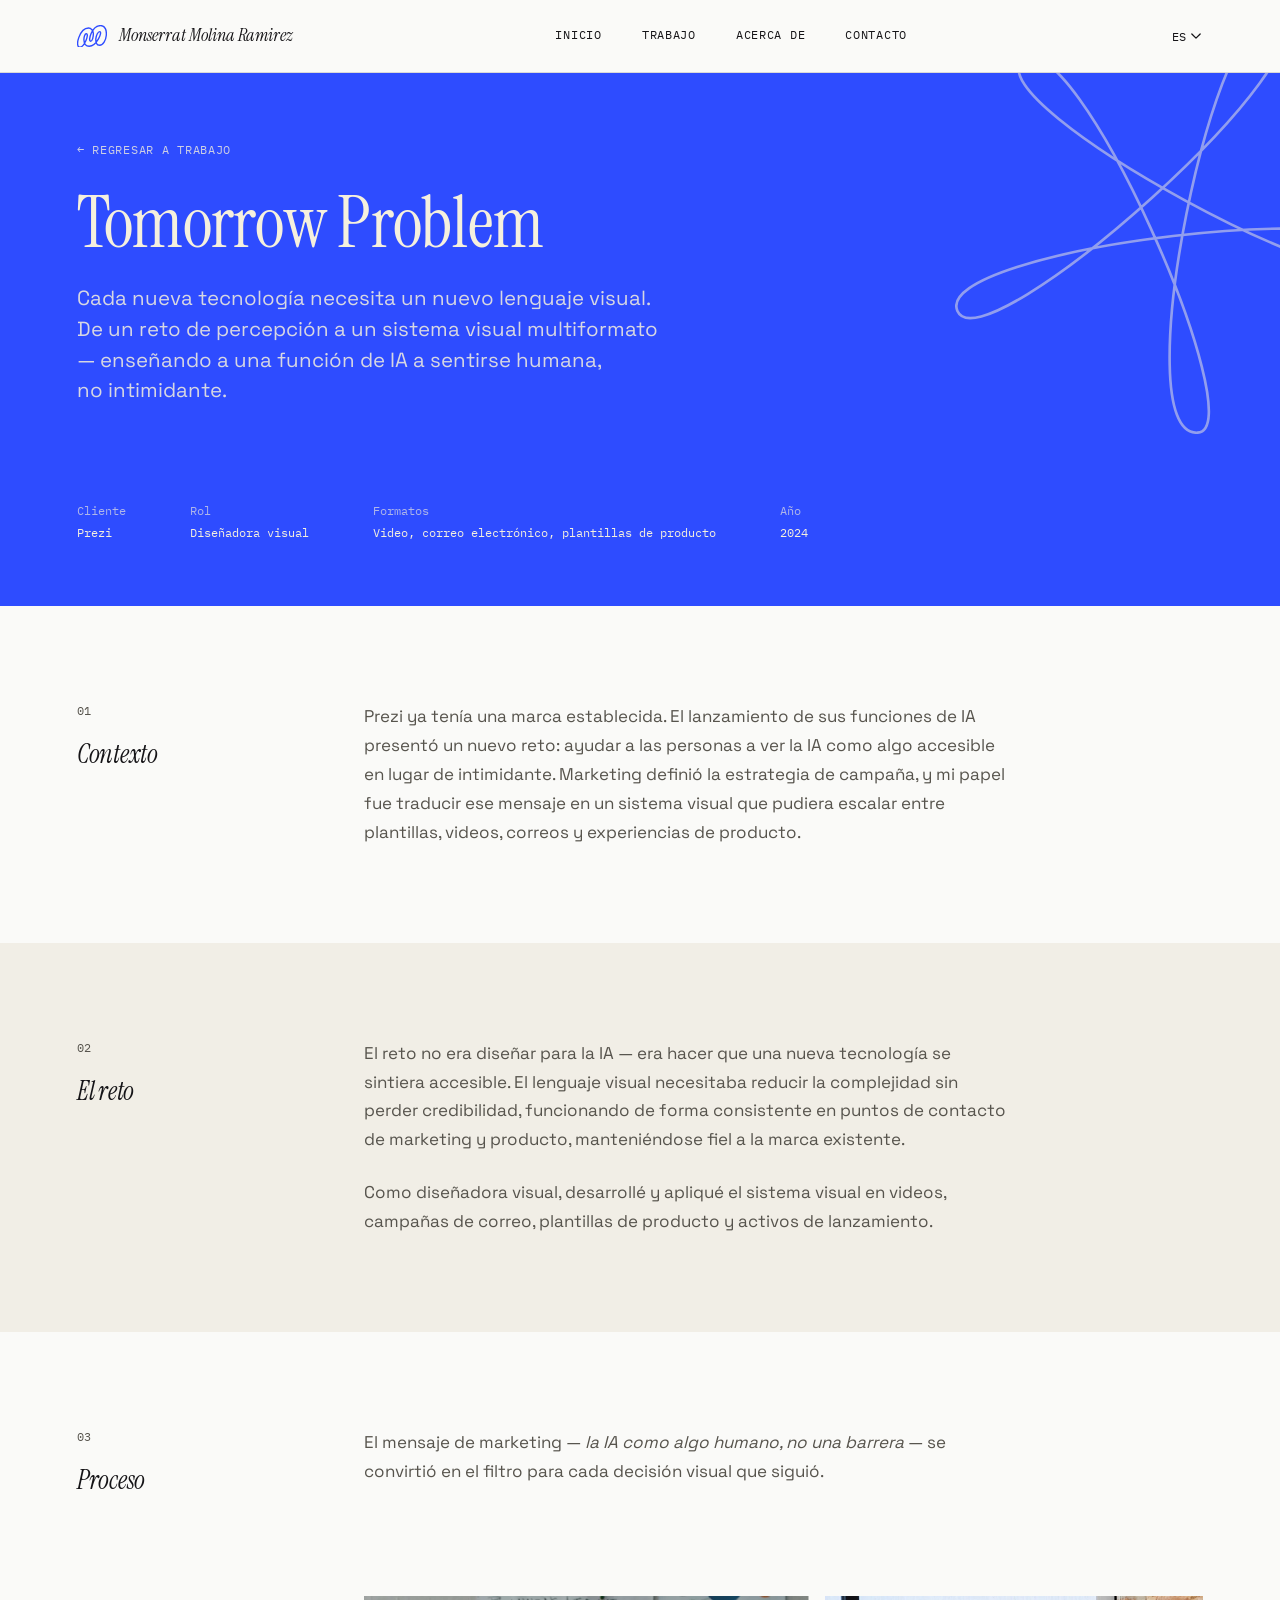
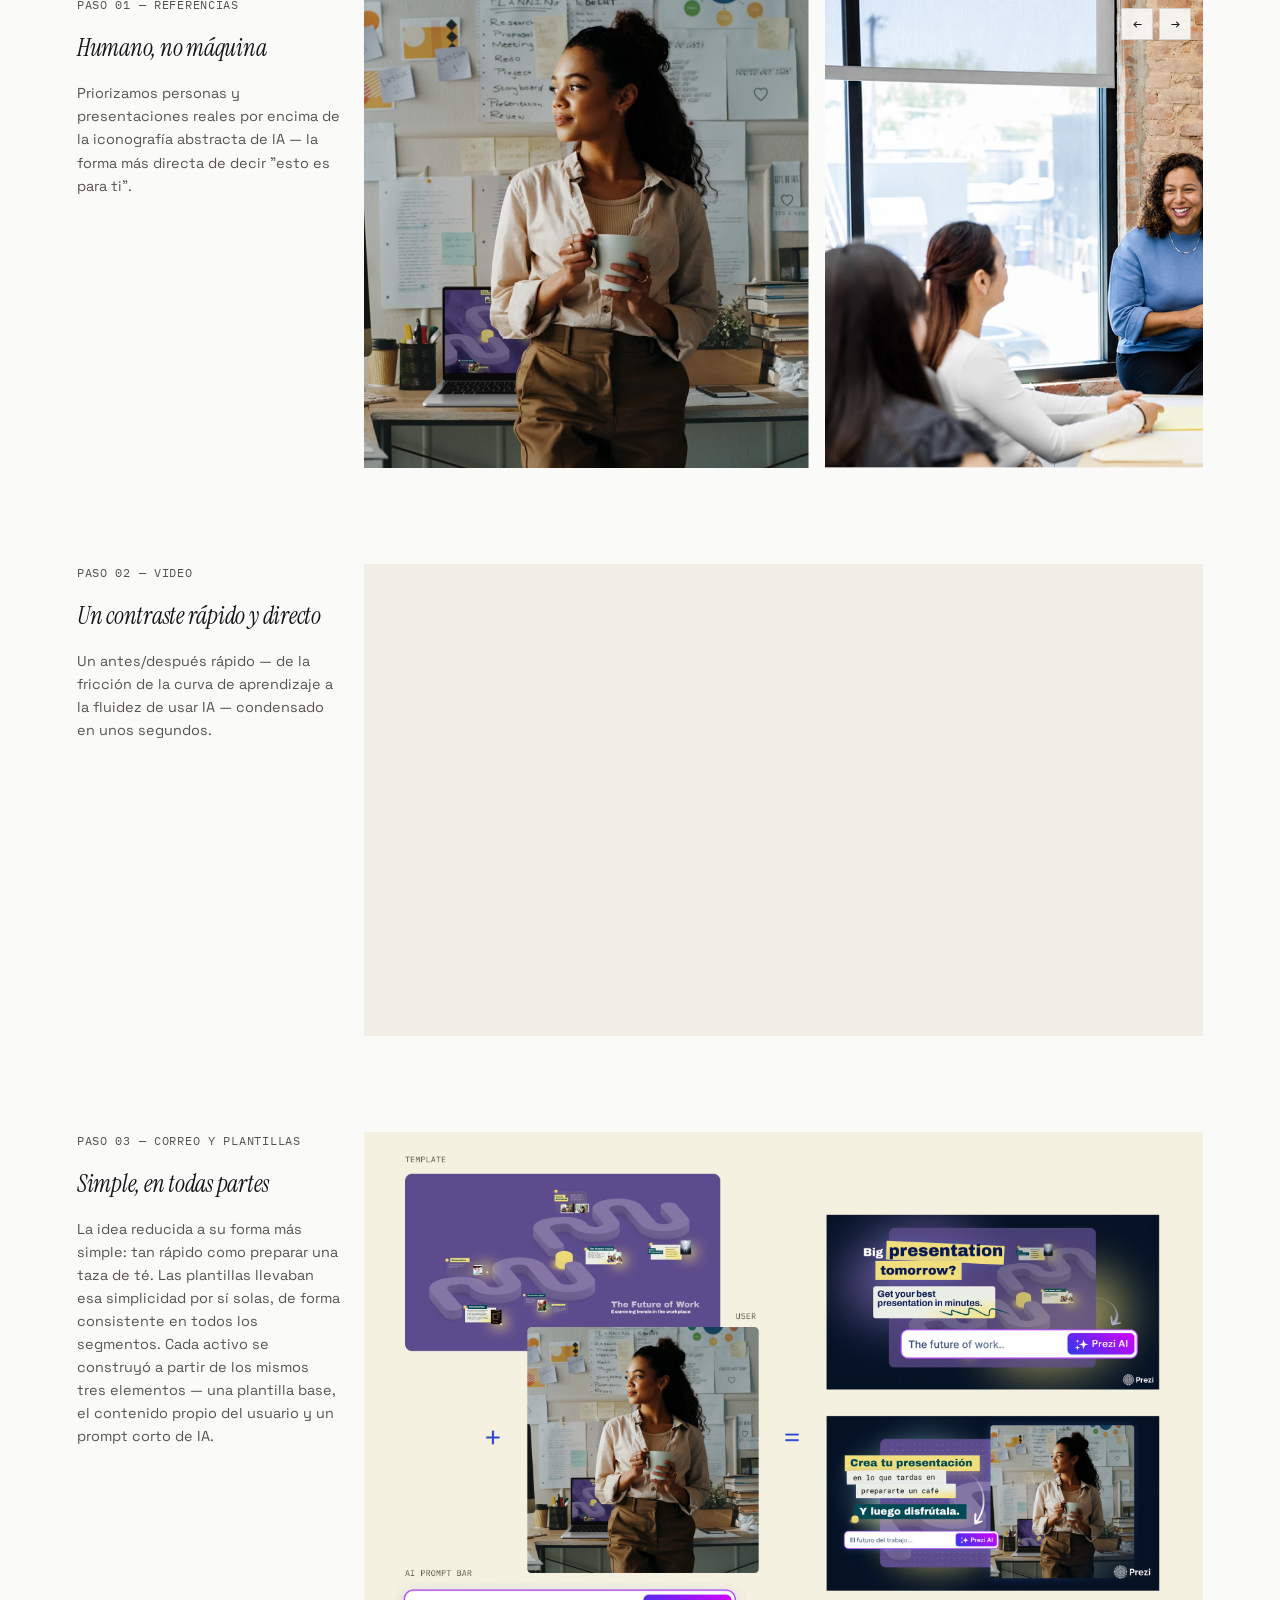
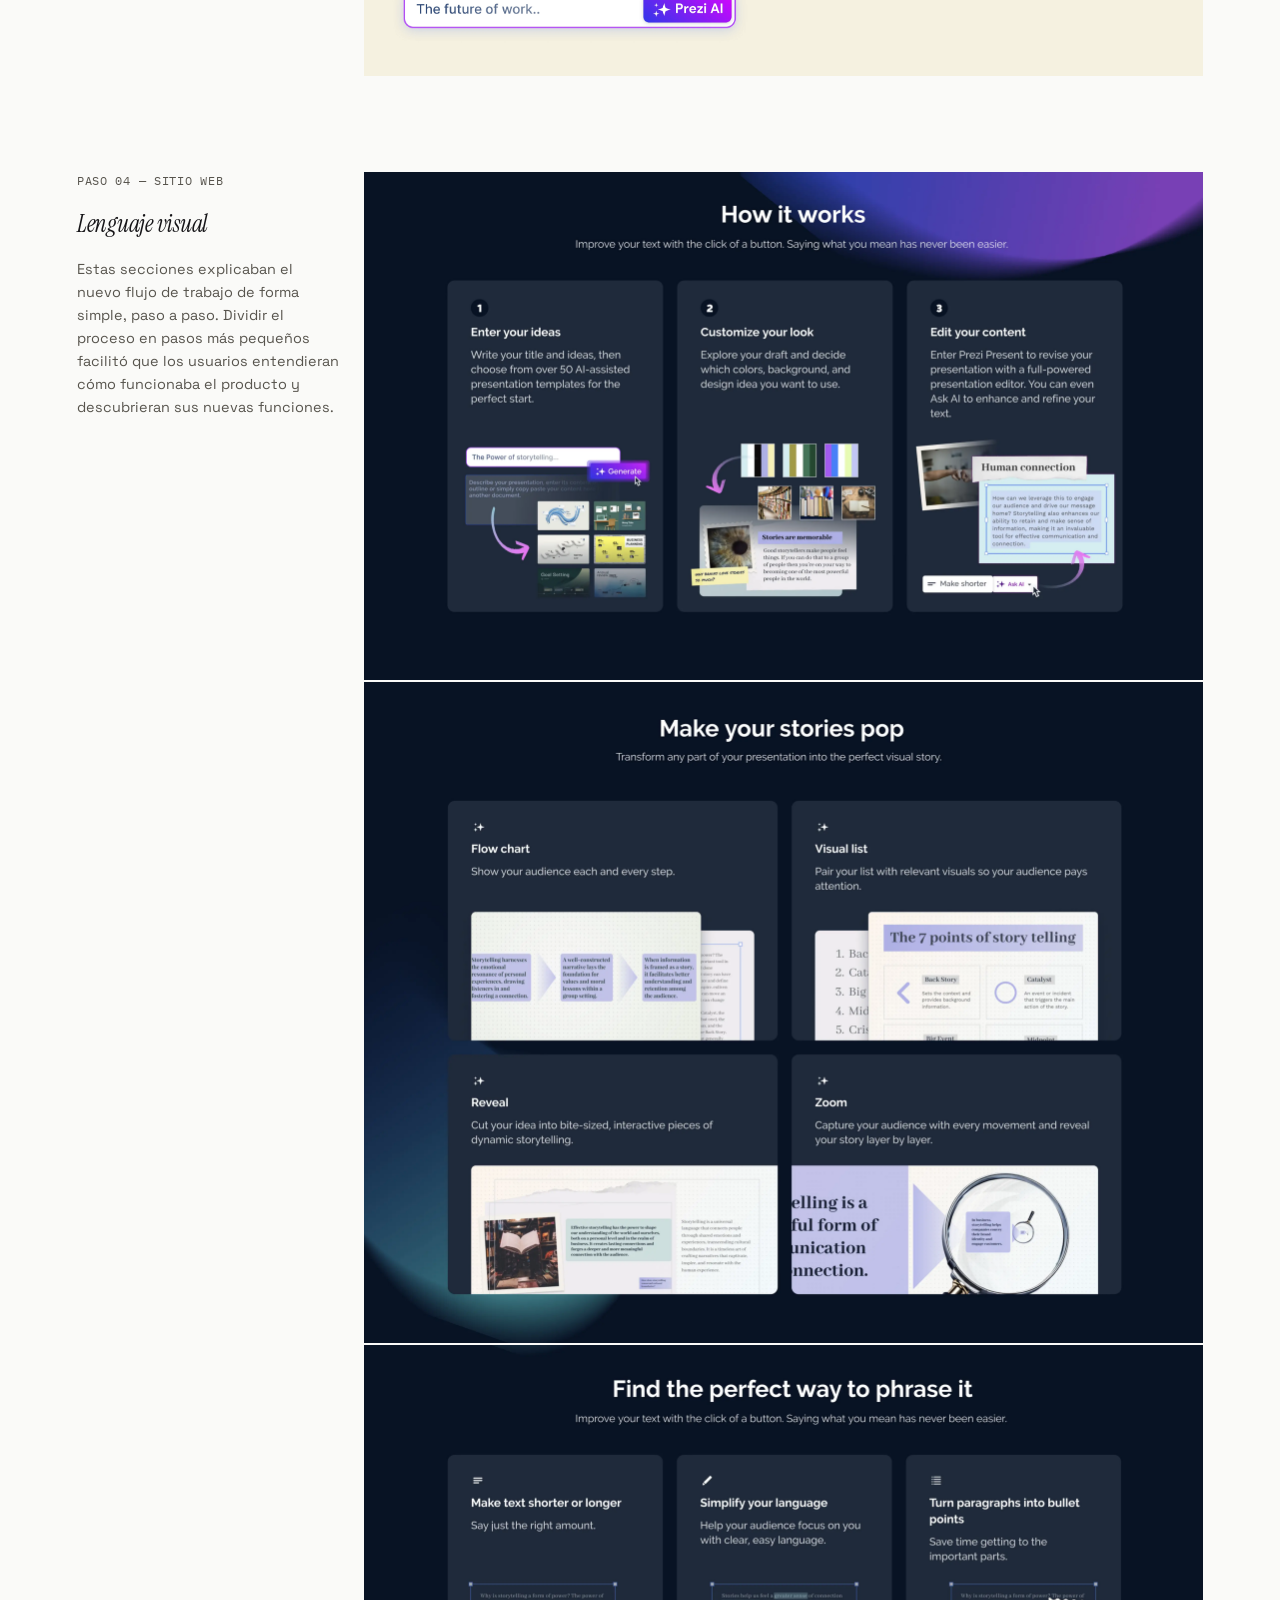
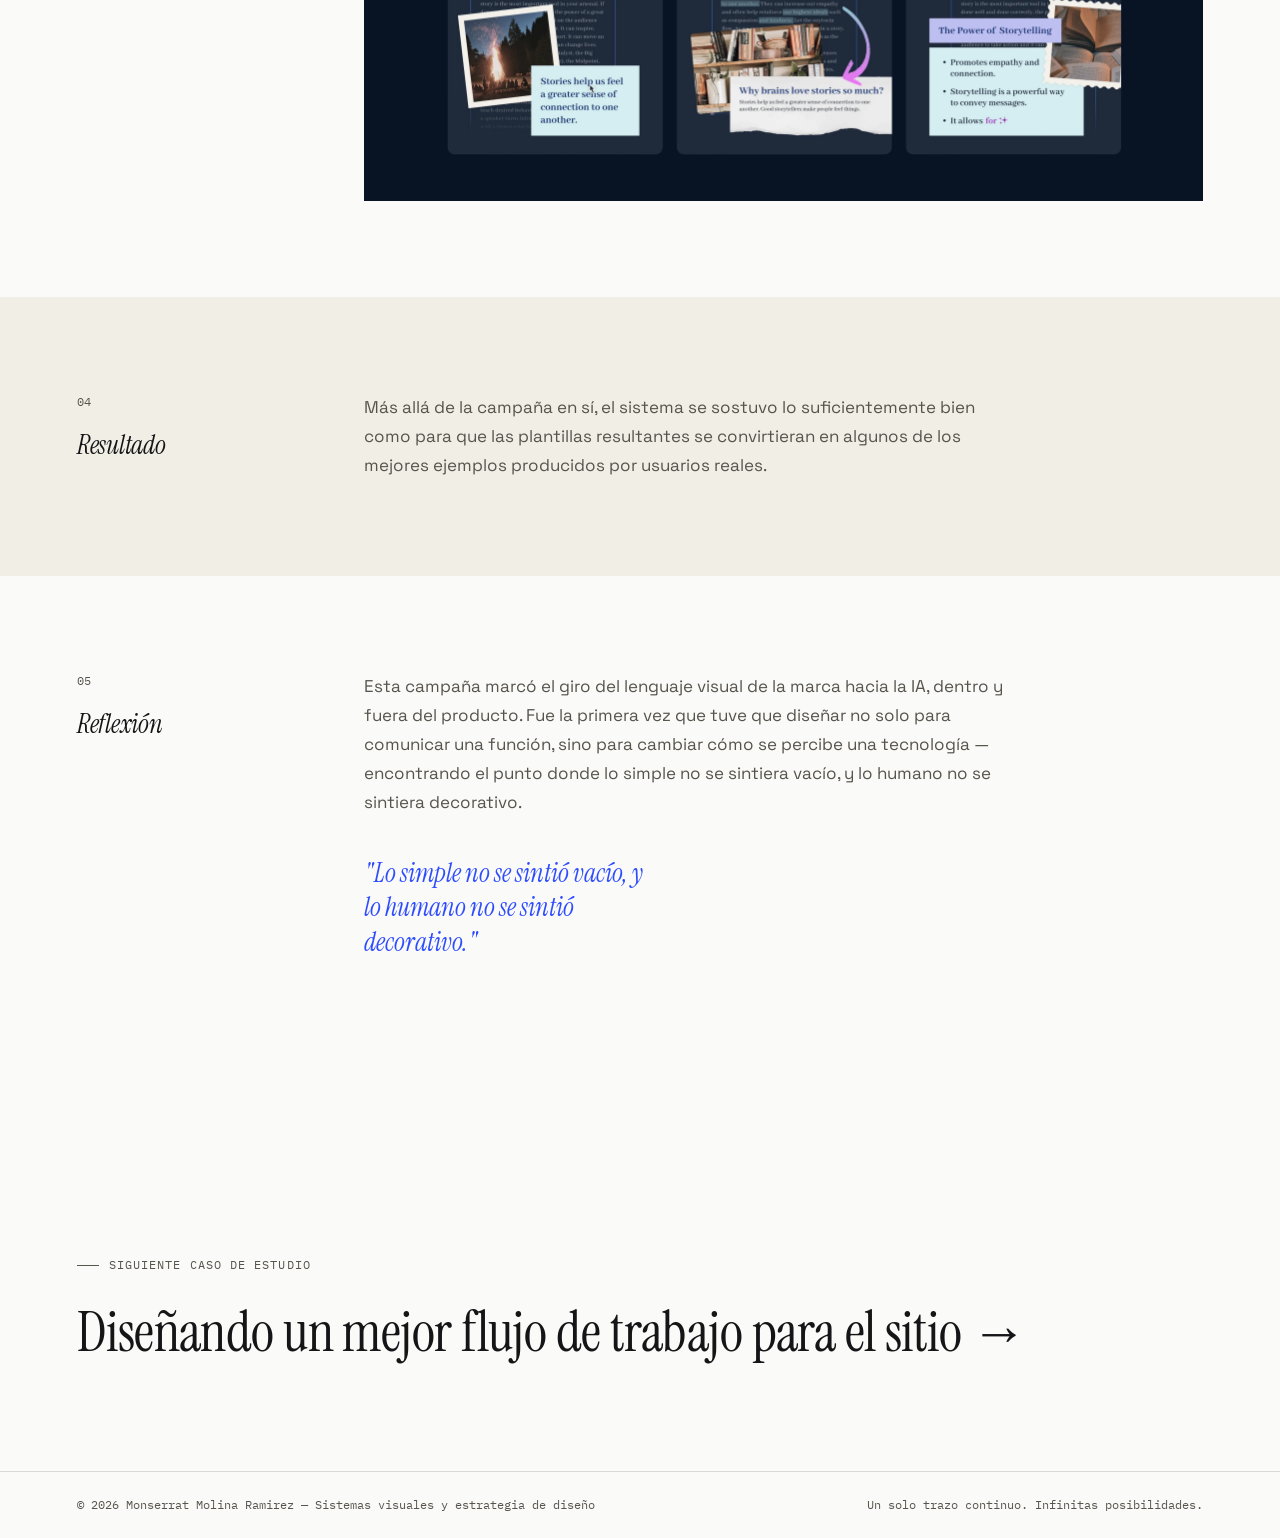
<file: es/case-studies/tomorrow-problem.html>
<!DOCTYPE html>
<html lang="es"><head>
<meta charset="UTF-8">
<meta name="viewport" content="width=device-width, initial-scale=1.0">
<meta name="theme-color" content="#2E4CFF">
<title>Tomorrow Problem — Caso de Estudio de Campaña IA de Prezi</title>
<meta name="description" content="Cada nueva tecnología necesita un nuevo lenguaje visual. Un caso de estudio sobre enseñar a la IA de Prezi a sentirse humana, no intimidante.">
<link rel="canonical" href="https://monmolina.com/es/case-studies/tomorrow-problem.html">
<link rel="alternate" hreflang="en" href="https://monmolina.com/case-studies/tomorrow-problem.html">
<link rel="alternate" hreflang="es" href="https://monmolina.com/es/case-studies/tomorrow-problem.html">
<link rel="alternate" hreflang="x-default" href="https://monmolina.com/case-studies/tomorrow-problem.html">
<meta property="og:type" content="article">
<meta property="og:site_name" content="Monserrat Molina Ramirez">
<meta property="og:locale" content="es_MX">
<meta property="og:locale:alternate" content="en_US">
<meta property="og:title" content="Tomorrow Problem — Caso de Estudio de Campaña IA de Prezi">
<meta property="og:description" content="Cada nueva tecnología necesita un nuevo lenguaje visual. Un caso de estudio sobre enseñar a la función de IA de Prezi a sentirse humana, no intimidante.">
<meta property="og:image" content="https://monmolina.com/assets/images/Open%20Graph.png">
<meta property="og:image:width" content="1200">
<meta property="og:image:height" content="630">
<meta property="og:image:alt" content="Tomorrow Problem — Caso de Estudio de Campaña IA de Prezi">
<meta property="og:url" content="https://monmolina.com/es/case-studies/tomorrow-problem.html">
<meta name="twitter:card" content="summary_large_image">
<meta name="twitter:title" content="Tomorrow Problem — Caso de Estudio de Campaña IA de Prezi">
<meta name="twitter:description" content="Cada nueva tecnología necesita un nuevo lenguaje visual. Un caso de estudio sobre enseñar a la función de IA de Prezi a sentirse humana, no intimidante.">
<meta name="twitter:image" content="https://monmolina.com/assets/images/Open%20Graph.png">
<link rel="icon" href="/favicon.ico" sizes="any">
<link rel="icon" type="image/svg+xml" href="../../assets/favicons/favicon_light.svg">
<link rel="icon" type="image/svg+xml" href="../../assets/favicons/favicon_light.svg" media="(prefers-color-scheme: light)">
<link rel="icon" type="image/svg+xml" href="../../assets/favicons/favicon_dark.svg" media="(prefers-color-scheme: dark)">
<link rel="icon" type="image/png" sizes="32x32" href="../../assets/favicons/favicon-32x32.png">
<link rel="icon" type="image/png" sizes="16x16" href="../../assets/favicons/favicon-16x16.png">
<link rel="apple-touch-icon" sizes="180x180" href="../../assets/favicons/apple-touch-icon.png">
<link rel="manifest" href="/site.webmanifest">
<link rel="preconnect" href="https://fonts.googleapis.com">
<link rel="preconnect" href="https://fonts.gstatic.com" crossorigin="">
<link href="https://fonts.googleapis.com/css2?family=Instrument+Serif:ital@0;1&amp;family=Space+Grotesk:wght@300..700&amp;family=IBM+Plex+Mono:ital,wght@0,400;0,500;1,400&amp;display=swap" rel="stylesheet">
<style>
/* ============ TOKENS ============ */
:root{
  --paper: #FAFAF8;
  --paper-shade: #F1EEE6;
  --ink: #151417;
  --ink-soft: #57544D;
  --blue: #2E4CFF;
  --blue-deep: #1A2FBF;
  --black: #0B0B0C;
  --sky: #90D5FB;
  --lime: #C3EE71;
  --coral: #FF6A5B;
  --mustard: #FFD53B;
  --sage: #779861;
  --purple: #A450EE;
  --cream: #F5F0DE;
  --line: rgba(21,20,23,0.14);
  --line-soft: rgba(21,20,23,0.08);
  --on-dark: rgba(250,250,248,0.86);
  --on-dark-soft: rgba(250,250,248,0.55);

  --s1: 8px; --s2: 16px; --s3: 24px; --s4: 40px; --s5: 64px; --s6: 96px; --s7: 160px;

  --margin: clamp(24px, 6vw, 120px);
  --gutter: 24px;
  --maxw: 1280px;

  --serif: 'Instrument Serif', Georgia, serif;
  --sans: 'Space Grotesk', -apple-system, BlinkMacSystemFont, sans-serif;
  --mono: 'IBM Plex Mono', ui-monospace, monospace;

  --fs-hero: clamp(2.9rem, 6.6vw, 6.4rem);
  --fs-h1: clamp(2.2rem, 4.4vw, 3.6rem);
  --fs-h2: clamp(1.5rem, 2.6vw, 2.15rem);
  --fs-lead: clamp(1.15rem, 1.6vw, 1.5rem);
  --fs-body: 1.0625rem;
  --fs-small: 0.9rem;
  --fs-cap: 0.75rem;

  --ease: cubic-bezier(.22,.61,.16,1);
}

@media (prefers-reduced-motion: reduce){
  *{ animation-duration: 0.001ms !important; animation-iteration-count: 1 !important; transition-duration: 0.001ms !important; scroll-behavior: auto !important; }
}

*{ box-sizing: border-box; margin:0; padding:0; }
html{ scroll-behavior: smooth; }
body{
  background: var(--paper);
  color: var(--ink);
  font-family: var(--sans);
  font-size: var(--fs-body);
  line-height: 1.5;
  -webkit-font-smoothing: antialiased;
  overflow-x: hidden;
}
img,svg{ display:block; max-width:100%; }
a{ color: inherit; text-decoration: none; }
p{ text-wrap: pretty; }
.container{ max-width: var(--maxw); margin: 0 auto; padding-inline: var(--margin); }
.grid{ display:grid; grid-template-columns: repeat(12, 1fr); column-gap: var(--gutter); }

@media (max-width: 1024px){ .grid{ grid-template-columns: repeat(8, 1fr); } }
@media (max-width: 640px){ .grid{ grid-template-columns: repeat(4, 1fr); } }

section{ position: relative; }

/* ============ TYPE HELPERS ============ */
.eyebrow{
  font-family: var(--mono); font-size: var(--fs-cap); letter-spacing: 0.09em; text-transform: uppercase;
  color: var(--ink-soft); display:flex; align-items:center; gap: 10px;
}
.eyebrow::before{ content:''; width: 22px; height: 1px; background: var(--ink-soft); display:inline-block; }
.eyebrow.on-dark{ color: var(--on-dark-soft); }
.eyebrow.on-dark::before{ background: var(--on-dark-soft); }
h1,h2,h3{ font-family: var(--serif); font-weight: 400; letter-spacing: -0.01em; text-wrap: balance; }
.lead{ font-size: var(--fs-lead); line-height: 1.45; color: var(--ink-soft); font-weight: 400; }
.rule{ height:1px; background: var(--line); border:none; width:100%; }
.mono-cap{ font-family: var(--mono); font-size: var(--fs-cap); letter-spacing: 0.06em; text-transform: uppercase; color: var(--ink-soft); }

/* ============ REVEAL ============ */
[data-reveal]{ opacity: 0; transform: translateY(22px); transition: opacity 0.9s var(--ease), transform 0.9s var(--ease); }
[data-reveal].in-view{ opacity: 1; transform: translateY(0); }
[data-reveal="fade"]{ transform: none; }

/* ============ NAV ============ */
.nav{ position: fixed; top:0; left:0; right:0; z-index: 100; background: var(--paper); border-bottom: 1px solid var(--line); transition: transform 0.5s var(--ease); }
.nav.hide{ transform: translateY(-100%); }
.nav-inner{ max-width: var(--maxw); margin: 0 auto; padding-inline: var(--margin); height: 72px; display:flex; align-items:center; justify-content: space-between; }
.brand{ display:flex; align-items:center; gap: 12px; }
.brand .mark{ width: 30px; height: auto; }
.brand .mark path{ stroke: var(--blue); }
.wordmark{ font-family: var(--serif); font-style: italic; font-size: 1.15rem; }
.nav-links{ display:flex; gap: var(--s4); font-family: var(--mono); font-size: var(--fs-cap); letter-spacing: 0.06em; text-transform: uppercase; }
.nav-links a{ position:relative; padding-bottom: 2px; }
.nav-links a::after{ content:''; position:absolute; left:0; bottom:-2px; width:0; height:1px; background: var(--coral); transition: width 0.35s var(--ease); }
.nav-links a:hover::after{ width:100%; }
.nav-links a:hover{ color: var(--coral); }

.nav-controls{ display:flex; align-items:center; gap: var(--s3); }
.lang-switch{ position:relative; }
.lang-btn{ display:flex; align-items:center; gap:4px; font-family: var(--mono); font-size: var(--fs-cap); letter-spacing:0.06em; text-transform:uppercase; background:none; border:none; cursor:pointer; color:var(--ink); padding:4px 2px; }
.lang-btn:hover{ color:var(--blue); }
.lang-chevron{ transition: transform 0.25s var(--ease); }
.lang-switch.open .lang-chevron{ transform: rotate(180deg); }
.lang-menu{ position:absolute; top: calc(100% + 10px); right:0; background:var(--paper); border:1px solid var(--line); min-width:130px; list-style:none; box-shadow: 0 8px 24px rgba(21,20,23,0.12); opacity:0; visibility:hidden; transform: translateY(-6px); transition: opacity 0.2s var(--ease), transform 0.2s var(--ease), visibility 0.2s; z-index:110; }
.lang-switch.open .lang-menu{ opacity:1; visibility:visible; transform:translateY(0); }
.lang-menu li{ font-family: var(--mono); font-size: var(--fs-cap); letter-spacing:0.06em; text-transform:uppercase; padding:10px 14px; cursor:pointer; }
.lang-menu li:hover{ background: var(--paper-shade); color:var(--blue); }
.lang-menu li[aria-selected="true"]{ color: var(--blue); }

.menu-toggle{ display:none; flex-direction:column; justify-content:center; gap:5px; width:32px; height:32px; background:none; border:none; cursor:pointer; padding:0; flex-shrink:0; }
.menu-toggle span{ display:block; width:100%; height:1.5px; background:var(--ink); transition: transform 0.3s var(--ease), opacity 0.3s var(--ease); }
.menu-toggle.open span:nth-child(1){ transform: translateY(6.5px) rotate(45deg); }
.menu-toggle.open span:nth-child(2){ opacity:0; }
.menu-toggle.open span:nth-child(3){ transform: translateY(-6.5px) rotate(-45deg); }

@media (max-width: 640px){
  .menu-toggle{ display:flex; }
  .nav-links{
    display:flex; position:absolute; top:100%; left:0; right:0; flex-direction:column; gap:0;
    background:var(--paper); border-bottom:1px solid var(--line);
    max-height:0; overflow:hidden; opacity:0; pointer-events:none;
    transition: max-height 0.35s var(--ease), opacity 0.25s var(--ease);
  }
  .nav-links.open{ max-height: 320px; opacity:1; pointer-events:auto; }
  .nav-links a{ padding: var(--s3) var(--margin); border-top:1px solid var(--line); }
  .nav-links a:first-child{ border-top:none; }
}

/* ============ FOLIO ============ */

/* ============ LINE MOTIF / DIVIDERS ============ */
.stroke-divider{ width:100%; display:flex; justify-content:center; padding: var(--s5) 0; }
.stroke-divider svg{ width: min(300px, 55%); height:auto; }
.stroke-divider path{ stroke: var(--ink); opacity: 0.28; }
.stroke-divider.blue path{ stroke: var(--blue); opacity: 0.6; }
.stroke-divider.flip svg{ transform: scaleY(-1) rotate(2deg); }

/* ============ POSTER BLOCKS (signature richness) ============ */
.poster-row{ display:grid; grid-template-columns: 1.1fr 0.9fr 1fr; gap: 1px; background: var(--ink); }
.poster{ position:relative; aspect-ratio: 4/5; overflow:hidden; display:flex; flex-direction:column; justify-content:flex-end; padding: var(--s4); }
.poster svg{ position:absolute; inset:0; width:100%; height:100%; }
.poster .p-label{ position:relative; z-index:2; font-family: var(--mono); font-size: var(--fs-cap); letter-spacing:0.06em; text-transform:uppercase; }
.poster-blue{ background: var(--blue); color: var(--cream); }
.poster-black{ background: var(--black); color: var(--on-dark); }
.poster-sky{ background: var(--sky); color: var(--black); }
.poster-cream{ background: var(--cream); color: var(--ink); }
.poster-stack{ position:relative; z-index:2; font-family: var(--serif); font-style: italic; font-size: clamp(2.2rem, 4vw, 3.6rem); line-height: 0.92; }
@media (max-width: 900px){ .poster-row{ grid-template-columns: 1fr; } .poster{ aspect-ratio: 16/10; } }

/* ============ SECTION HEADS ============ */
.section-head{ grid-column: 1 / 13; margin-bottom: var(--s5); }
.section-head h2{ font-size: var(--fs-h1); margin-top: var(--s2); max-width: 18ch; }
@media (max-width: 640px){ .section-head{ grid-column: 1 / 5; } }

/* ============ WORK ============ */
.work{ padding-block: var(--s6); }
.project{ grid-column: 1 / 13; margin-bottom: var(--s7); }
.project:last-child{ margin-bottom: 0; }
.project-row{ display:grid; grid-template-columns: repeat(12, 1fr); column-gap: var(--gutter); align-items: end; }
.project-visual{ grid-column: 1 / 9; aspect-ratio: 16/10.5; position:relative; overflow:hidden; }
.project.alt .project-visual{ grid-column: 5 / 13; order:2; }
.project-visual svg{ width:100%; height:100%; }
.grain{ position:absolute; inset:0; opacity: 0.4; mix-blend-mode: multiply; pointer-events:none; }
.project-text{ grid-column: 9 / 13; padding-bottom: var(--s4); }
.project.alt .project-text{ grid-column: 1 / 5; order:1; align-self:end; }
.project-text .num{ font-family: var(--mono); font-size: var(--fs-cap); color: var(--ink-soft); }
.project-text h3{ font-size: var(--fs-h2); margin-top: var(--s2); font-style: italic; }
.project-text p{ margin-top: var(--s2); color: var(--ink-soft); font-size: var(--fs-small); line-height:1.55; }
.tags{ margin-top: var(--s3); display:flex; gap: var(--s2); flex-wrap:wrap; }
.tags span{ font-family: var(--mono); font-size: 0.7rem; letter-spacing: 0.05em; text-transform: uppercase; border: 1px solid var(--line); padding: 5px 10px; color: var(--ink-soft); }
.view-case{ display:inline-flex; align-items:center; gap: 8px; margin-top: var(--s3); font-family: var(--mono); font-size: var(--fs-cap); letter-spacing:0.05em; text-transform:uppercase; color: var(--blue); border-bottom: 1px solid var(--blue); padding-bottom: 3px; width: fit-content; }
.view-case:hover{ color: var(--coral); border-color: var(--coral); }
.view-case svg{ width: 14px; height:14px; }

@media (max-width: 1024px){
  .project-visual, .project.alt .project-visual{ grid-column: 1 / 9; order:1; }
  .project-text, .project.alt .project-text{ grid-column: 1 / 9; order:2; margin-top: var(--s3); }
}
@media (max-width: 640px){
  .project-row{ grid-template-columns: repeat(4,1fr); }
  .project-visual, .project.alt .project-visual, .project-text, .project.alt .project-text{ grid-column: 1 / 5; }
}

/* ============ PHILOSOPHY ============ */
.philosophy{ padding-block: var(--s6); background: var(--black); color: var(--paper); }
.philosophy .grid{ align-items:start; }
.philosophy-text{ grid-column: 3 / 10; }
.philosophy h2{ font-size: var(--fs-h1); margin-top: var(--s3); }
.philosophy p{ margin-top: var(--s4); font-size: var(--fs-lead); line-height: 1.6; color: rgba(250,250,248,0.82); max-width: 46ch; }
.philosophy blockquote{ font-family: var(--serif); font-style: italic; font-size: clamp(1.6rem, 3vw, 2.4rem); color: #93A6FF; margin-block: var(--s5); line-height: 1.3; max-width: 22ch; }
@media (max-width: 1024px){ .philosophy-text{ grid-column: 1 / 9; } }
@media (max-width: 640px){ .philosophy-text{ grid-column: 1 / 5; } }

.flow{ grid-column: 1 / 13; margin-top: var(--s6); display:flex; align-items:center; justify-content: space-between; gap: var(--s2); flex-wrap: wrap; }
.flow-step{ display:flex; flex-direction:column; align-items:center; gap: var(--s2); text-align:center; width: 100px; }
.flow-step .dot{ width: 46px; height:46px; border-radius:50%; border: 1px solid rgba(250,250,248,0.35); display:flex; align-items:center; justify-content:center; font-family: var(--mono); font-size: 0.7rem; }
.flow-step .label{ font-family: var(--mono); font-size: 0.68rem; letter-spacing:0.05em; text-transform:uppercase; color: rgba(250,250,248,0.6); }
.flow-connector{ flex:1; min-width: 30px; height: 30px; }
.flow-connector path{ stroke: rgba(250,250,248,0.35); fill:none; stroke-width:1.5; }
@media (max-width: 780px){ .flow{ display:none; } }

/* ============ EXPERIMENTS ============ */
.experiments{ padding-block: var(--s6); background: var(--paper-shade); }
.exp-grid{ grid-column: 1/13; display:grid; grid-template-columns: repeat(12, 1fr); column-gap: var(--gutter); row-gap: var(--s5); }
.exp-card{ background: var(--paper); border: 1px solid var(--line); padding: var(--s3); }
.exp-card .exp-visual{ aspect-ratio: 4/3; margin-bottom: var(--s2); overflow:hidden; }
.exp-card .exp-visual svg{ width:100%; height:100%; }
.exp-card h4{ font-family: var(--serif); font-style: italic; font-size: 1.15rem; font-weight:400; margin-top: 4px; }
.exp1{ grid-column: 1/6; }
.exp2{ grid-column: 6/9; transform: translateY(var(--s5)); }
.exp3{ grid-column: 9/13; transform: translateY(calc(var(--s2) * -1)); }
.exp4{ grid-column: 1/4; }
.exp5{ grid-column: 4/9; transform: translateY(var(--s3)); }
.exp6{ grid-column: 9/13; transform: translateY(var(--s3)); }
@media (max-width: 1024px){ .exp1,.exp2,.exp3,.exp4,.exp5,.exp6{ grid-column: span 4; transform:none; } }
@media (max-width: 640px){ .exp-grid{ grid-template-columns: repeat(4,1fr); } .exp1,.exp2,.exp3,.exp4,.exp5,.exp6{ grid-column: 1/5; transform:none; } }

/* ============ NOTES ============ */
.notes{ padding-block: var(--s6); }
.note{ grid-column: 1/13; display:grid; grid-template-columns: repeat(12,1fr); column-gap: var(--gutter); padding-block: var(--s4); border-top: 1px solid var(--line); }
.notes-list .note:last-child{ border-bottom: 1px solid var(--line); }
.note .date{ grid-column: 1/3; font-family: var(--mono); font-size: var(--fs-cap); color: var(--ink-soft); padding-top: 4px; }
.note .title{ grid-column: 3/9; font-family: var(--serif); font-style: italic; font-size: 1.5rem; }
.note .excerpt{ grid-column: 9/13; font-size: var(--fs-small); color: var(--ink-soft); line-height:1.55; }
@media (max-width: 1024px){ .note{ grid-template-columns: repeat(8,1fr); row-gap: var(--s2); } .note .date{ grid-column: 1/4; } .note .title{ grid-column: 1/9; } .note .excerpt{ grid-column: 1/9; } }
@media (max-width: 640px){ .note{ grid-template-columns: repeat(4,1fr); } .note .date, .note .title, .note .excerpt{ grid-column: 1/5; } }

.reading{ grid-column: 1/13; margin-top: var(--s5); }
.reading-list{ display:flex; flex-wrap:wrap; gap: var(--s2) var(--s5); margin-top: var(--s3); }
.reading-list li{ list-style:none; font-family: var(--mono); font-size: var(--fs-small); }
.reading-list li span{ display:block; color: var(--ink-soft); font-size: var(--fs-cap); margin-top: 2px; }

/* ============ CONTACT ============ */
.contact{ padding-block: var(--s7) var(--s6); }
.contact-inner{ grid-column: 1/13; text-align:left; }
.contact h2{ font-size: var(--fs-h1); max-width: 13ch; }
.contact-email{ display:inline-block; margin-top: var(--s5); font-family: var(--serif); font-style: italic; font-size: clamp(1.8rem,3.4vw,2.8rem); color: var(--blue); border-bottom: 1.5px solid var(--blue); padding-bottom: 6px; transition: color 0.3s ease, border-color 0.3s ease; }
.contact-email:hover{ color: var(--coral); border-color: var(--coral); }
.contact-links{ margin-top: var(--s6); display:flex; gap: var(--s5); flex-wrap:wrap; font-family: var(--mono); font-size: var(--fs-small); }
.contact-links a{ border-bottom: 1px solid var(--line); padding-bottom: 2px; }
.contact-links a:hover{ color: var(--blue); border-color: var(--blue); }

footer{ border-top: 1px solid var(--line); padding-block: var(--s3); }
.footer-inner{ display:flex; justify-content: space-between; flex-wrap:wrap; gap: var(--s2); font-family: var(--mono); font-size: var(--fs-cap); color: var(--ink-soft); }

:focus-visible{ outline: 2px solid var(--blue); outline-offset: 3px; }

/* ============ CASE STUDY PAGES ============ */
.cs-hero{ padding-top: calc(72px + var(--s5)); padding-bottom: var(--s5); position:relative; overflow:hidden; }
.cs-hero.on-blue{ background: var(--blue); color: var(--cream); }
.cs-hero.on-black{ background: var(--black); color: var(--on-dark); }
.cs-hero.on-sky{ background: var(--sky); color: var(--black); }
.cs-hero-bg{ position:absolute; top:2%; right:-9%; width:min(40vw, 440px); height:auto; opacity:0.5; z-index:0; pointer-events:none; }
.cs-hero-inner{ position:relative; z-index:1; }
.back-link{ font-family: var(--mono); font-size: var(--fs-cap); letter-spacing:0.06em; text-transform:uppercase; display:inline-flex; align-items:center; gap:8px; opacity:0.8; }
.back-link:hover{ opacity:1; }
.cs-hero h1{ font-size: clamp(2.6rem, 5.6vw, 5.2rem); margin-top: var(--s3); max-width: 16ch; line-height:1.03; }
.cs-hero .cs-sub{ margin-top: var(--s3); font-size: var(--fs-lead); max-width: 46ch; opacity:0.85; }
.cs-meta-row{ margin-top: var(--s6); display:flex; flex-wrap:wrap; gap: var(--s5); font-family: var(--mono); font-size: var(--fs-cap); }
.cs-meta-row .m{ opacity:0.65; display:block; margin-bottom:4px; }

.cs-section{ padding-block: var(--s6); }
.cs-section.shade{ background: var(--paper-shade); }
.cs-label{ grid-column: 1/3; }
.cs-label .n{ font-family: var(--mono); font-size: var(--fs-cap); color: var(--ink-soft); }
.cs-label h2{ font-size: 1.6rem; font-style: italic; margin-top: var(--s2); }
.cs-body{ grid-column: 4/11; }
.cs-body p{ font-size: var(--fs-body); line-height: 1.7; color: var(--ink-soft); margin-bottom: var(--s3); max-width: 66ch; }
.cs-body p:last-child{ margin-bottom:0; }
.cs-body ul{ margin-top: var(--s3); padding-left: 1.1em; }
.cs-body li{ color: var(--ink-soft); line-height:1.6; margin-bottom: var(--s2); max-width: 62ch; }
.cs-body li b{ color: var(--ink); font-weight: 500; }
.cs-body blockquote{ font-family: var(--serif); font-style: italic; font-size: clamp(1.35rem,2vw,1.8rem); color: var(--blue); margin-block: var(--s4); max-width: 24ch; line-height:1.35; }
@media (max-width: 1024px){ .cs-label{ grid-column: 1/9; margin-bottom: var(--s2);} .cs-body{ grid-column: 1/9; } }
@media (max-width: 640px){ .cs-label{ grid-column: 1/5; } .cs-body{ grid-column: 1/5; } }

.cs-gallery{ grid-column: 1/13; display:grid; grid-template-columns: repeat(12,1fr); gap: var(--gutter); margin-top: var(--s5); }
.cs-gallery .g1{ grid-column: 1/8; aspect-ratio: 16/10; }
.cs-gallery .g2{ grid-column: 8/13; aspect-ratio: 3/4; transform: translateY(var(--s4)); }
.cs-gallery .g3{ grid-column: 1/6; aspect-ratio: 4/3; }
.cs-gallery .g4{ grid-column: 6/13; aspect-ratio: 16/9; }
.cs-gallery svg{ width:100%; height:100%; }
.cs-gallery figure{ overflow:hidden; position:relative; background: var(--paper-shade); }
.cs-gallery figcaption{ position:absolute; left:12px; bottom:12px; z-index:2; font-family: var(--mono); font-size: 0.68rem; letter-spacing:0.04em; text-transform:uppercase; background: var(--paper); padding: 4px 8px; }
@media (max-width: 1024px){ .cs-gallery .g1,.g2,.g3,.g4{ grid-column: 1/9; transform:none; } }
@media (max-width: 640px){ .cs-gallery .g1,.g2,.g3,.g4{ grid-column: 1/5; } }
.process-step{ grid-column: 1/13; display:grid; grid-template-columns: repeat(12,1fr); column-gap: var(--gutter); margin-top: var(--s6); align-items:start; }
.process-step .step-text{ grid-column: 1/4; }
.process-step .step-text .mono-cap{ display:block; margin-bottom: var(--s2); }
.process-step .step-text h3{ font-family: var(--serif); font-style: italic; font-size: 1.5rem; font-weight:400; }
.process-step .step-text p{ margin-top: var(--s2); font-size: var(--fs-small); color: var(--ink-soft); line-height:1.6; }
.process-step .step-visual{ grid-column: 4/13; aspect-ratio: 16/9; overflow:hidden; background: var(--paper-shade); position:relative; }
.process-step .step-visual.carousel{ background:none; }
.process-step .step-visual svg, .process-step .step-visual img, .process-step .step-visual video{ width:100%; height:100%; object-fit:cover; }
.process-step .step-visual.auto{ aspect-ratio:auto; overflow:visible; background:none; }
.process-step .step-visual.auto img{ height:auto; }
@media (max-width: 1024px){ .process-step{ grid-column:1/9; grid-template-columns: repeat(8,1fr); } .process-step .step-text{ grid-column:1/9; margin-bottom: var(--s3);} .process-step .step-visual{ grid-column:1/9; } }
@media (max-width: 640px){ .process-step{ grid-column:1/5; grid-template-columns: repeat(4,1fr); } .process-step .step-text{ grid-column:1/5; } .process-step .step-visual{ grid-column:1/5; } }

/* ============ VISUAL LANGUAGE STACK (Step 04) ============ */
.visual-stack{ display:flex; flex-direction:column; gap:2px; }
.visual-stack img{ width:100%; height:auto; display:block; }

/* ============ CAROUSEL ============ */
.carousel-track{ display:flex; gap: var(--s2); height:100%; overflow-x:auto; scroll-snap-type:x mandatory; scroll-behavior:smooth; scrollbar-width:none; -ms-overflow-style:none; }
.carousel-track::-webkit-scrollbar{ display:none; }
.process-step .step-visual .carousel-track img{ scroll-snap-align:start; flex:0 0 auto; height:100%; width:auto; max-width:none; object-fit:cover; }
.carousel-track:focus-visible{ outline:2px solid var(--blue); outline-offset:-2px; }
.carousel-nav{ position:absolute; top:12px; right:12px; z-index:2; display:flex; gap:6px; }
.carousel-btn{ width:32px; height:32px; border:1px solid var(--line); background:rgba(250,250,248,0.9); display:flex; align-items:center; justify-content:center; cursor:pointer; font-family:var(--mono); font-size:0.95rem; color:var(--ink); transition:border-color 0.2s ease, color 0.2s ease; }
.carousel-btn:hover{ border-color:var(--blue); color:var(--blue); }
.carousel-btn:focus-visible{ outline:2px solid var(--blue); outline-offset:2px; }

.cs-next{ padding-block: var(--s7) var(--s6); }
.cs-next a{ display:block; }
.cs-next .eyebrow{ margin-bottom: var(--s2); }
.cs-next h2{ font-size: var(--fs-h1); transition: color 0.3s ease; }
.cs-next a:hover h2{ color: var(--blue); }

</style>
<script type="application/ld+json">
{
  "@context": "https://schema.org",
  "@type": "CreativeWork",
  "name": "Tomorrow Problem",
  "headline": "Tomorrow Problem — Caso de Estudio de Campaña IA de Prezi",
  "description": "Cada nueva tecnología necesita un nuevo lenguaje visual. Un caso de estudio sobre enseñar a la IA de Prezi a sentirse humana, no intimidante.",
  "url": "https://monmolina.com/es/case-studies/tomorrow-problem.html",
  "image": "https://monmolina.com/assets/images/Open%20Graph.png",
  "author": { "@id": "https://monmolina.com/#person" },
  "creator": { "@id": "https://monmolina.com/#person" },
  "about": ["Diseño de campaña de marca", "Marketing de producto con IA", "Identidad visual"],
  "inLanguage": "es"
}
</script>
</head>
<body>

<nav class="nav" id="nav">
  <div class="nav-inner">
    <a href="../index.html" class="brand">
      <svg class="mark" viewBox="0 0 305 232" fill="none" xmlns="http://www.w3.org/2000/svg" aria-hidden="true">
        <path d="M117.015 30.9328C143.392 30.9328 166.567 56.3497 166.567 87.5243C166.567 118.699 156.979 165.694 138.509 165.694C107.733 165.694 148.581 6 240.89 6C333.199 6 303.392 206.456 230.343 206.456C162.728 206.456 196.298 66.9054 230.343 66.9054C264.387 66.9054 199.627 216.528 123.885 216.528C48.1443 216.528 67.1412 88.4839 93.679 88.4839C129.168 88.4839 73.5357 225.64 28.4596 225.64C-26.7731 225.64 26.379 30.9413 117.015 30.9413V30.9328Z" stroke-width="14" stroke-linecap="round" stroke-linejoin="round"></path>
      </svg>
      <span class="wordmark">Monserrat Molina Ramirez</span>
    </a>
    <div class="nav-links" id="navLinks">
      <a href="../index.html" data-i18n="nav_home">Inicio</a>
      <a href="../index.html#work" data-i18n="nav_work">Trabajo</a>
      <a href="../about.html" data-i18n="nav_about">Acerca de</a>
      <a href="../index.html#contact" data-i18n="nav_contact">Contacto</a>
    </div>
    <div class="nav-controls">
      <div class="lang-switch" id="langSwitch">
        <button type="button" class="lang-btn" id="langBtn" aria-haspopup="listbox" aria-expanded="false">
          <span id="langBtnLabel">ES</span>
          <svg class="lang-chevron" viewBox="0 0 12 8" width="10" height="7" aria-hidden="true"><path d="M1 1L6 6L11 1" stroke="currentColor" stroke-width="1.5" fill="none" stroke-linecap="round" stroke-linejoin="round"></path></svg>
        </button>
        <ul class="lang-menu" id="langMenu" role="listbox">
          <li role="option" data-lang="en" data-href="../../case-studies/tomorrow-problem.html" aria-selected="false">EN</li>
          <li role="option" data-lang="es" data-href="tomorrow-problem.html" aria-selected="true">ES</li>
        </ul>
      </div>
      <button type="button" class="menu-toggle" id="menuToggle" aria-expanded="false" aria-controls="navLinks" aria-label="Menu">
        <span></span><span></span><span></span>
      </button>
    </div>
  </div>
</nav>

<main>

<!-- HERO -->
<section class="cs-hero on-blue">
  <svg class="cs-hero-bg" viewBox="0 0 616 591" xmlns="http://www.w3.org/2000/svg" aria-hidden="true">
    <path class="draw-path" d="M450.879 3.75147C366.372 -37.1295 234.169 593.897 339.478 588.975C421.258 585.133 164.659 2.38818 94.2101 68.9238C30.7906 128.82 589.881 433.064 613.11 351.656C642.855 247.391 -34.3286 332.216 3.36544 418.652C39.0766 500.485 546.929 50.2273 450.879 3.75147Z" fill="none" stroke="#F5F0DE" stroke-width="3.7"></path>
  </svg>
  <div class="container cs-hero-inner">
    <a class="back-link" href="../index.html" data-i18n="back_link">← Regresar a Trabajo</a>
    <h1>Tomorrow Problem</h1>
    <p class="cs-sub" data-i18n="hero_sub">Cada nueva tecnología necesita un nuevo lenguaje visual. De un reto de percepción a un sistema visual multiformato — enseñando a una función de IA a sentirse humana, no intimidante.</p>
    <div class="cs-meta-row">
      <div><span class="m" data-i18n="meta_client">Cliente</span>Prezi</div>
      <div><span class="m" data-i18n="meta_role">Rol</span><span data-i18n="meta_role_val">Diseñadora visual</span></div>
      <div><span class="m" data-i18n="meta_formats">Formatos</span><span data-i18n="meta_formats_val">Video, correo electrónico, plantillas de producto</span></div>
      <div><span class="m" data-i18n="meta_year">Año</span>2024</div>
    </div>
  </div>
</section>

<!-- CONTEXT -->
<section class="cs-section">
  <div class="container grid">
    <div class="cs-label" data-reveal=""><p class="n">01</p><h2 data-i18n="context_title">Contexto</h2></div>
    <div class="cs-body" data-reveal="">
      <p data-i18n="context_body">Prezi ya tenía una marca establecida. El lanzamiento de sus funciones de IA presentó un nuevo reto: ayudar a las personas a ver la IA como algo accesible en lugar de intimidante. Marketing definió la estrategia de campaña, y mi papel fue traducir ese mensaje en un sistema visual que pudiera escalar entre plantillas, videos, correos y experiencias de producto.</p>
    </div>
  </div>
</section>

<!-- ROLE + CHALLENGE -->
<section class="cs-section shade">
  <div class="container grid">
    <div class="cs-label" data-reveal=""><p class="n">02</p><h2 data-i18n="challenge_title">El reto</h2></div>
    <div class="cs-body" data-reveal="">
      <p data-i18n="challenge_body1">El reto no era diseñar para la IA — era hacer que una nueva tecnología se sintiera accesible. El lenguaje visual necesitaba reducir la complejidad sin perder credibilidad, funcionando de forma consistente en puntos de contacto de marketing y producto, manteniéndose fiel a la marca existente.</p>
      <p data-i18n="challenge_body2">Como diseñadora visual, desarrollé y apliqué el sistema visual en videos, campañas de correo, plantillas de producto y activos de lanzamiento.</p>
    </div>
  </div>
</section>

<!-- PROCESS -->
<section class="cs-section">
  <div class="container grid">
    <div class="cs-label" data-reveal=""><p class="n">03</p><h2 data-i18n="process_title">Proceso</h2></div>
    <div class="cs-body" data-reveal="">
      <p data-i18n="process_intro">El mensaje de marketing — <i>la IA como algo humano, no una barrera</i> — se convirtió en el filtro para cada decisión visual que siguió.</p>
    </div>

    <div class="process-step" data-reveal="">
      <div class="step-text">
        <span class="mono-cap" data-i18n="step1_label">Paso 01 — Referencias</span>
        <h3 data-i18n="step1_title">Humano, no máquina</h3>
        <p data-i18n="step1_body">Priorizamos personas y presentaciones reales por encima de la iconografía abstracta de IA — la forma más directa de decir "esto es para ti".</p>
      </div>
      <div class="step-visual carousel">
        <div class="carousel-track" tabindex="0" role="group" aria-label="Reference photos — teachers using Prezi AI">
          <img src="../../assets/images/webp/teacher 1.webp" alt="Teacher reference photo 1">
          <img src="../../assets/images/webp/teacher 2.webp" alt="Teacher reference photo 2">
          <img src="../../assets/images/webp/teacher 3.webp" alt="Teacher reference photo 3">
        </div>
        <div class="carousel-nav" data-carousel="">
          <button type="button" class="carousel-btn prev" aria-label="Previous image">←</button>
          <button type="button" class="carousel-btn next" aria-label="Next image">→</button>
        </div>
      </div>
    </div>

    <div class="process-step" data-reveal="">
      <div class="step-text">
        <span class="mono-cap" data-i18n="step2_label">Paso 02 — Video</span>
        <h3 data-i18n="step2_title">Un contraste rápido y directo</h3>
        <p data-i18n="step2_body">Un antes/después rápido — de la fricción de la curva de aprendizaje a la fluidez de usar IA — condensado en unos segundos.</p>
      </div>
      <div class="step-visual">
        <video src="../../assets/videos/video_tomorrow.mp4" autoplay="" muted="" loop="" playsinline="" aria-hidden="true"></video>
      </div>
    </div>

    <div class="process-step" data-reveal="">
      <div class="step-text">
        <span class="mono-cap" data-i18n="step3_label">Paso 03 — Correo y plantillas</span>
        <h3 data-i18n="step3_title">Simple, en todas partes</h3>
        <p data-i18n="step3_body">La idea reducida a su forma más simple: tan rápido como preparar una taza de té. Las plantillas llevaban esa simplicidad por sí solas, de forma consistente en todos los segmentos. Cada activo se construyó a partir de los mismos tres elementos — una plantilla base, el contenido propio del usuario y un prompt corto de IA.</p>
      </div>
      <div class="step-visual auto">
        <picture>
          <source media="(max-width: 640px)" srcset="../../assets/images/webp/composition_mobile.webp">
          <img src="../../assets/images/webp/composition.webp" alt="Composition of email, template and product assets carrying the same simple message">
        </picture>
      </div>
    </div>

    <div class="process-step" data-reveal="">
      <div class="step-text">
        <span class="mono-cap" data-i18n="step4_label">Paso 04 — Sitio web</span>
        <h3 data-i18n="step4_title">Lenguaje visual</h3>
        <p data-i18n="step4_body">Estas secciones explicaban el nuevo flujo de trabajo de forma simple, paso a paso. Dividir el proceso en pasos más pequeños facilitó que los usuarios entendieran cómo funcionaba el producto y descubrieran sus nuevas funciones.</p>
      </div>
      <div class="step-visual auto">
        <div class="visual-stack">
          <img src="../../assets/images/webp/visual language 1.webp" alt="Visual language — step one">
          <img src="../../assets/images/webp/visual language 2.webp" alt="Visual language — step two">
          <img src="../../assets/images/webp/visual language 3.webp" alt="Visual language — step three">
        </div>
      </div>
    </div>
  </div>
</section>

<!-- RESULT -->
<section class="cs-section shade">
  <div class="container grid">
    <div class="cs-label" data-reveal=""><p class="n">04</p><h2 data-i18n="result_title">Resultado</h2></div>
    <div class="cs-body" data-reveal="">
      <p data-i18n="result_body">Más allá de la campaña en sí, el sistema se sostuvo lo suficientemente bien como para que las plantillas resultantes se convirtieran en algunos de los mejores ejemplos producidos por usuarios reales.</p>
    </div>
  </div>
</section>

<!-- REFLECTION -->
<section class="cs-section">
  <div class="container grid">
    <div class="cs-label" data-reveal=""><p class="n">05</p><h2 data-i18n="reflection_title">Reflexión</h2></div>
    <div class="cs-body" data-reveal="">
      <p data-i18n="reflection_body">Esta campaña marcó el giro del lenguaje visual de la marca hacia la IA, dentro y fuera del producto. Fue la primera vez que tuve que diseñar no solo para comunicar una función, sino para cambiar cómo se percibe una tecnología — encontrando el punto donde lo simple no se sintiera vacío, y lo humano no se sintiera decorativo.</p>
      <blockquote data-i18n="reflection_quote">"Lo simple no se sintió vacío, y lo humano no se sintió decorativo."</blockquote>
    </div>
  </div>
</section>

</main>

<section class="cs-next">
  <div class="container">
    <a href="growth-process.html" data-reveal="">
      <p class="eyebrow" data-i18n="next_label">Siguiente caso de estudio</p>
      <h2 data-i18n="next_title">Diseñando un mejor flujo de trabajo para el sitio →</h2>
    </a>
  </div>
</section>

<footer>
  <div class="container footer-inner">
    <span data-i18n="footer1">© 2026 Monserrat Molina Ramirez — Sistemas visuales y estrategia de diseño</span>
    <span data-i18n="footer2">Un solo trazo continuo. Infinitas posibilidades.</span>
  </div>
</footer>

<script>
(function(){
  // ---------- i18n dictionary ----------
  var i18n = {
    en: {
      nav_home: "Home", nav_work: "Work", nav_about: "About", nav_contact: "Contact",
      back_link: "&larr; Back to work",
      hero_sub: "Every new technology needs a new visual language. From a perception challenge to a multi-format visual system — teaching an AI feature to feel human, not intimidating.",
      meta_client: "Client", meta_role: "Role", meta_role_val: "Visual designer",
      meta_formats: "Formats", meta_formats_val: "Video, email, product templates", meta_year: "Year",
      context_title: "Context",
      context_body: "Prezi already had an established brand. The launch of its AI features introduced a new challenge: helping people see AI as approachable rather than intimidating. Marketing defined the campaign strategy, and my role was to translate that message into a visual system that could scale across templates, videos, emails, and product experiences.",
      challenge_title: "The challenge",
      challenge_body1: "The challenge wasn't designing for AI — it was making a new technology feel approachable. The visual language needed to reduce complexity without losing credibility, working consistently across marketing and product touchpoints while staying true to the existing brand.",
      challenge_body2: "As the visual designer, I developed and applied the visual system across videos, email campaigns, product templates, and launch assets.",
      process_title: "Process",
      process_intro: "The marketing message — <i>AI as something human, not a barrier</i> — became the filter for every visual decision that followed.",
      step1_label: "Step 01 — References", step1_title: "Human, not machine",
      step1_body: "We prioritized real people and real presentations over abstract AI iconography — the most direct way to say \"this is for you.\"",
      step2_label: "Step 02 — Video", step2_title: "A fast, direct contrast",
      step2_body: "A quick before/after — from the friction of the learning curve to the fluency of using AI — condensed into a few seconds.",
      step3_label: "Step 03 — Email &amp; templates", step3_title: "Simple, everywhere",
      step3_body: "The idea reduced to its simplest form: as fast as making a cup of tea. Templates carried that simplicity alone, consistent across segments. Every asset was built from the same three elements — a base template, the user's own content, and a short AI prompt.",
      step4_label: "Step 04 — Website", step4_title: "Visual language",
      step4_body: "These sections explained the new workflow in a simple, step-by-step way. Breaking the process into smaller steps made it easier for users to understand how the product worked and discover its new features.",
      result_title: "Result",
      result_body: "Beyond the campaign itself, the system held up well enough that the resulting templates became some of the best examples produced by real users.",
      reflection_title: "Reflection",
      reflection_body: "This campaign marked the shift of the brand's visual language toward AI, inside and outside the product. It was the first time I had to design not just to communicate a feature, but to change how a technology is perceived — finding the point where simple didn't feel empty, and human didn't feel decorative.",
      reflection_quote: "\"Simple didn't feel empty, and human didn't feel decorative.\"",
      next_label: "Next case study",
      next_title: "Designing a Better Website Workflow &rarr;",
      footer1: "© 2026 Monserrat Molina Ramirez — Visual systems &amp; design strategy",
      footer2: "One continuous stroke. Infinite possibilities."
    },
    es: {
      nav_home: "Inicio", nav_work: "Trabajo", nav_about: "Acerca de", nav_contact: "Contacto",
      back_link: "&larr; Regresar a Trabajo",
      hero_sub: "Cada nueva tecnología necesita un nuevo lenguaje visual. De un reto de percepción a un sistema visual multiformato — enseñando a una función de IA a sentirse humana, no intimidante.",
      meta_client: "Cliente", meta_role: "Rol", meta_role_val: "Diseñadora visual",
      meta_formats: "Formatos", meta_formats_val: "Video, correo electrónico, plantillas de producto", meta_year: "Año",
      context_title: "Contexto",
      context_body: "Prezi ya tenía una marca establecida. El lanzamiento de sus funciones de IA presentó un nuevo reto: ayudar a las personas a ver la IA como algo accesible en lugar de intimidante. Marketing definió la estrategia de campaña, y mi papel fue traducir ese mensaje en un sistema visual que pudiera escalar entre plantillas, videos, correos y experiencias de producto.",
      challenge_title: "El reto",
      challenge_body1: "El reto no era diseñar para la IA — era hacer que una nueva tecnología se sintiera accesible. El lenguaje visual necesitaba reducir la complejidad sin perder credibilidad, funcionando de forma consistente en puntos de contacto de marketing y producto, manteniéndose fiel a la marca existente.",
      challenge_body2: "Como diseñadora visual, desarrollé y apliqué el sistema visual en videos, campañas de correo, plantillas de producto y activos de lanzamiento.",
      process_title: "Proceso",
      process_intro: "El mensaje de marketing — <i>la IA como algo humano, no una barrera</i> — se convirtió en el filtro para cada decisión visual que siguió.",
      step1_label: "Paso 01 — Referencias", step1_title: "Humano, no máquina",
      step1_body: "Priorizamos personas y presentaciones reales por encima de la iconografía abstracta de IA — la forma más directa de decir \"esto es para ti\".",
      step2_label: "Paso 02 — Video", step2_title: "Un contraste rápido y directo",
      step2_body: "Un antes/después rápido — de la fricción de la curva de aprendizaje a la fluidez de usar IA — condensado en unos segundos.",
      step3_label: "Paso 03 — Correo y plantillas", step3_title: "Simple, en todas partes",
      step3_body: "La idea reducida a su forma más simple: tan rápido como preparar una taza de té. Las plantillas llevaban esa simplicidad por sí solas, de forma consistente en todos los segmentos. Cada activo se construyó a partir de los mismos tres elementos — una plantilla base, el contenido propio del usuario y un prompt corto de IA.",
      step4_label: "Paso 04 — Sitio web", step4_title: "Lenguaje visual",
      step4_body: "Estas secciones explicaban el nuevo flujo de trabajo de forma simple, paso a paso. Dividir el proceso en pasos más pequeños facilitó que los usuarios entendieran cómo funcionaba el producto y descubrieran sus nuevas funciones.",
      result_title: "Resultado",
      result_body: "Más allá de la campaña en sí, el sistema se sostuvo lo suficientemente bien como para que las plantillas resultantes se convirtieran en algunos de los mejores ejemplos producidos por usuarios reales.",
      reflection_title: "Reflexión",
      reflection_body: "Esta campaña marcó el giro del lenguaje visual de la marca hacia la IA, dentro y fuera del producto. Fue la primera vez que tuve que diseñar no solo para comunicar una función, sino para cambiar cómo se percibe una tecnología — encontrando el punto donde lo simple no se sintiera vacío, y lo humano no se sintiera decorativo.",
      reflection_quote: "\"Lo simple no se sintió vacío, y lo humano no se sintió decorativo.\"",
      next_label: "Siguiente caso de estudio",
      next_title: "Diseñando un mejor flujo de trabajo para el sitio &rarr;",
      footer1: "© 2026 Monserrat Molina Ramirez — Sistemas visuales y estrategia de diseño",
      footer2: "Un solo trazo continuo. Infinitas posibilidades."
    }
  };

  // ---------- Reveal on scroll ----------
  var revealEls = document.querySelectorAll('[data-reveal]');
  var io = new IntersectionObserver(function(entries){
    entries.forEach(function(e){
      if(e.isIntersecting){ e.target.classList.add('in-view'); io.unobserve(e.target); }
    });
  }, { threshold: 0.14, rootMargin: '0px 0px -40px 0px' });
  revealEls.forEach(function(el){ io.observe(el); });

  // ---------- Mobile menu toggle ----------
  var menuToggle = document.getElementById('menuToggle');
  var navLinksEl = document.getElementById('navLinks');
  if(menuToggle && navLinksEl){
    menuToggle.addEventListener('click', function(){
      var isOpen = navLinksEl.classList.toggle('open');
      menuToggle.classList.toggle('open', isOpen);
      menuToggle.setAttribute('aria-expanded', isOpen ? 'true' : 'false');
    });
    navLinksEl.querySelectorAll('a').forEach(function(a){
      a.addEventListener('click', function(){
        navLinksEl.classList.remove('open');
        menuToggle.classList.remove('open');
        menuToggle.setAttribute('aria-expanded', 'false');
      });
    });
  }

  // ---------- Language switcher ----------
  var langSwitch = document.getElementById('langSwitch');
  var langBtn = document.getElementById('langBtn');
  var langMenu = document.getElementById('langMenu');
  var langBtnLabel = document.getElementById('langBtnLabel');
  function setLang(lang){
    document.documentElement.setAttribute('lang', lang);
    document.querySelectorAll('[data-i18n]').forEach(function(el){
      var key = el.getAttribute('data-i18n');
      if(i18n[lang] && i18n[lang][key] != null) el.innerHTML = i18n[lang][key];
    });
    if(langBtnLabel) langBtnLabel.textContent = lang.toUpperCase();
    if(langMenu){
      langMenu.querySelectorAll('li').forEach(function(li){
        li.setAttribute('aria-selected', li.getAttribute('data-lang') === lang ? 'true' : 'false');
      });
    }
    var linkedinEl = document.querySelector('[data-linkedin]');
    if(linkedinEl){
      linkedinEl.href = lang === 'es'
        ? 'https://www.linkedin.com/in/monserrat-molina-ramirez/?locale=es-ES'
        : 'https://www.linkedin.com/in/monserrat-molina-ramirez/?locale=en-US';
    }
    try{ localStorage.setItem('lang', lang); }catch(e){}
  }
  if(langBtn && langSwitch && langMenu){
    langBtn.addEventListener('click', function(e){
      e.stopPropagation();
      var isOpen = langSwitch.classList.toggle('open');
      langBtn.setAttribute('aria-expanded', isOpen ? 'true' : 'false');
    });
    langMenu.querySelectorAll('li').forEach(function(li){
      li.addEventListener('click', function(){
        var href = li.getAttribute('data-href');
        if(href && li.getAttribute('data-lang') !== document.documentElement.getAttribute('lang')){
          window.location.href = href;
          return;
        }
        langSwitch.classList.remove('open');
        langBtn.setAttribute('aria-expanded', 'false');
      });
    });
    document.addEventListener('click', function(e){
      if(!langSwitch.contains(e.target)) langSwitch.classList.remove('open');
    });
    document.addEventListener('keydown', function(e){
      if(e.key === 'Escape') langSwitch.classList.remove('open');
    });
  }
  var savedLang = 'es';
  setLang(savedLang);

  // ---------- Carousels ----------
  document.querySelectorAll('[data-carousel]').forEach(function(nav){
    var track = nav.previousElementSibling;
    var prev = nav.querySelector('.prev');
    var next = nav.querySelector('.next');
    function step(dir){
      var img = track.querySelector('img');
      if(!img) return;
      var gap = parseFloat(getComputedStyle(track).gap) || 0;
      track.scrollLeft += dir * (img.getBoundingClientRect().width + gap);
    }
    if(prev) prev.addEventListener('click', function(){ step(-1); });
    if(next) next.addEventListener('click', function(){ step(1); });
    track.addEventListener('keydown', function(e){
      if(e.key === 'ArrowRight'){ step(1); e.preventDefault(); }
      else if(e.key === 'ArrowLeft'){ step(-1); e.preventDefault(); }
    });
  });

  // ---------- Nav hide on scroll down ----------
  var nav = document.getElementById('nav');
  if(nav){
    var lastY = window.scrollY;
    window.addEventListener('scroll', function(){
      var y = window.scrollY;
      if(y > lastY && y > 140){ nav.classList.add('hide'); } else { nav.classList.remove('hide'); }
      lastY = y;
    }, { passive: true });
  }

  // ---------- Path draw-in (works on any element with .draw-path) ----------
  var reduced = window.matchMedia('(prefers-reduced-motion: reduce)').matches;
  if(reduced){
    document.querySelectorAll('video[autoplay]').forEach(function(v){ v.pause(); v.removeAttribute('autoplay'); });
  }
  if(!reduced){
    document.querySelectorAll('.draw-path').forEach(function(p, i){
      try{
        var len = p.getTotalLength();
        p.style.strokeDasharray = len;
        p.style.strokeDashoffset = len;
        p.getBoundingClientRect();
        p.style.transition = 'stroke-dashoffset 2.2s cubic-bezier(.22,.61,.16,1) ' + (i*0.15) + 's';
        requestAnimationFrame(function(){ setTimeout(function(){ p.style.strokeDashoffset = 0; }, 180); });
      }catch(e){}
    });
  }

  // ---------- Spirograph / hypotrochoid path generator ----------
  // Produces a single continuous-stroke loop path, echoing the wordmark's own line logic.
  window.spiro = function(R, r, d, turns, steps, cx, cy, scale){
    turns = turns || 1; steps = steps || 900; cx = cx || 0; cy = cy || 0; scale = scale || 1;
    var pts = [];
    var max = Math.PI * 2 * turns;
    for(var i=0; i<=steps; i++){
      var t = (i/steps) * max;
      var x = (R-r)*Math.cos(t) + d*Math.cos(((R-r)/r)*t);
      var y = (R-r)*Math.sin(t) - d*Math.sin(((R-r)/r)*t);
      pts.push([cx + x*scale, cy + y*scale]);
    }
    var dstr = 'M ' + pts[0][0].toFixed(1) + ',' + pts[0][1].toFixed(1);
    for(var j=1;j<pts.length;j++){ dstr += ' L ' + pts[j][0].toFixed(1) + ',' + pts[j][1].toFixed(1); }
    return dstr;
  };

  // Logarithmic spiral (nautilus-style), returns a 'd' path of concentric arcs
  window.logSpiral = function(turns, a, b, steps, cx, cy){
    turns = turns || 4; a = a || 2; b = b || 0.28; steps = steps || 400; cx = cx || 0; cy = cy || 0;
    var pts = [];
    var max = Math.PI * 2 * turns;
    for(var i=0;i<=steps;i++){
      var t = (i/steps)*max;
      var rad = a * Math.exp(b*t);
      pts.push([cx + rad*Math.cos(t), cy + rad*Math.sin(t)]);
    }
    var dstr = 'M ' + pts[0][0].toFixed(1) + ',' + pts[0][1].toFixed(1);
    for(var j=1;j<pts.length;j++){ dstr += ' L ' + pts[j][0].toFixed(1) + ',' + pts[j][1].toFixed(1); }
    return dstr;
  };

  // Auto-populate any [data-spiro] svg path elements found on the page
  document.querySelectorAll('[data-spiro]').forEach(function(el){
    var cfg = el.getAttribute('data-spiro').split(',').map(Number);
    var d = window.spiro(cfg[0], cfg[1], cfg[2], cfg[3], 700, cfg[4]||0, cfg[5]||0, cfg[6]||1);
    el.setAttribute('d', d);
  });
  document.querySelectorAll('[data-logspiral]').forEach(function(el){
    var cfg = el.getAttribute('data-logspiral').split(',').map(Number);
    var d = window.logSpiral(cfg[0], cfg[1], cfg[2], 500, cfg[3]||0, cfg[4]||0);
    el.setAttribute('d', d);
  });
})();

</script>


</body></html>
</file>
